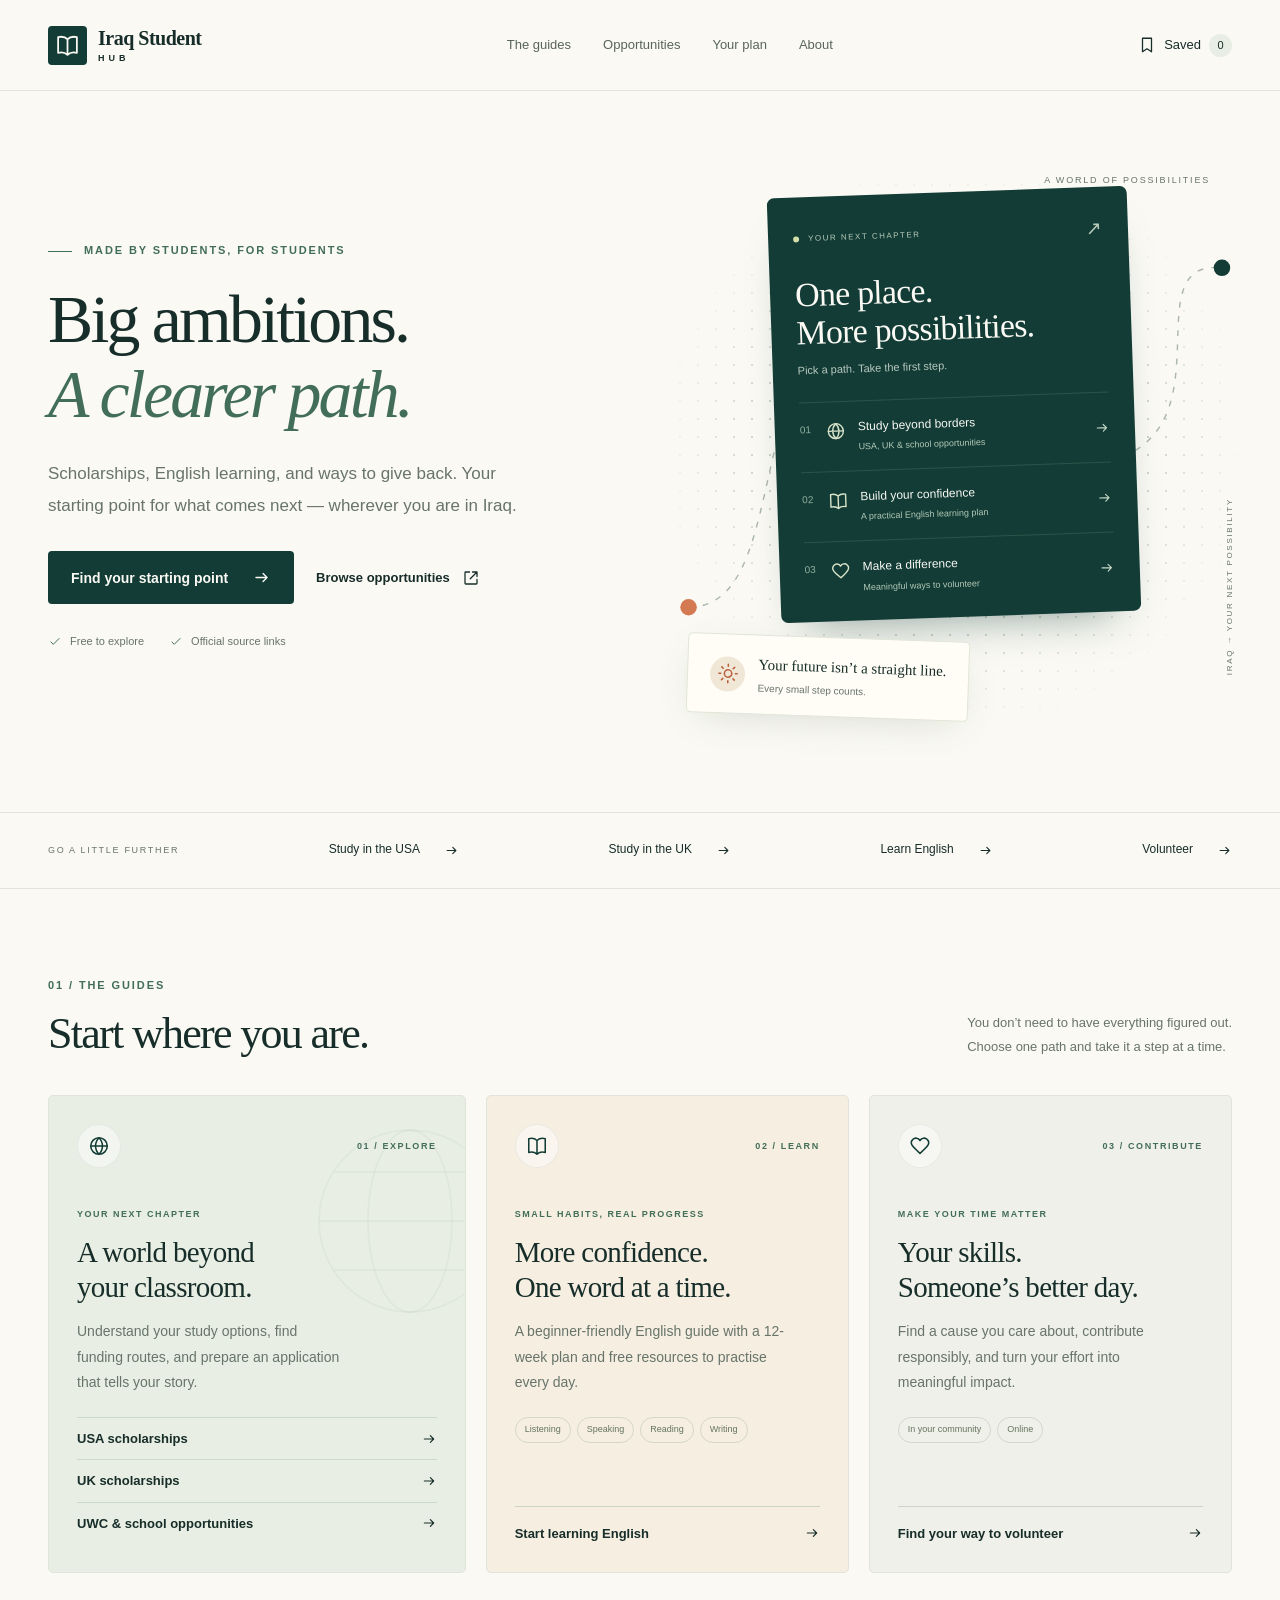
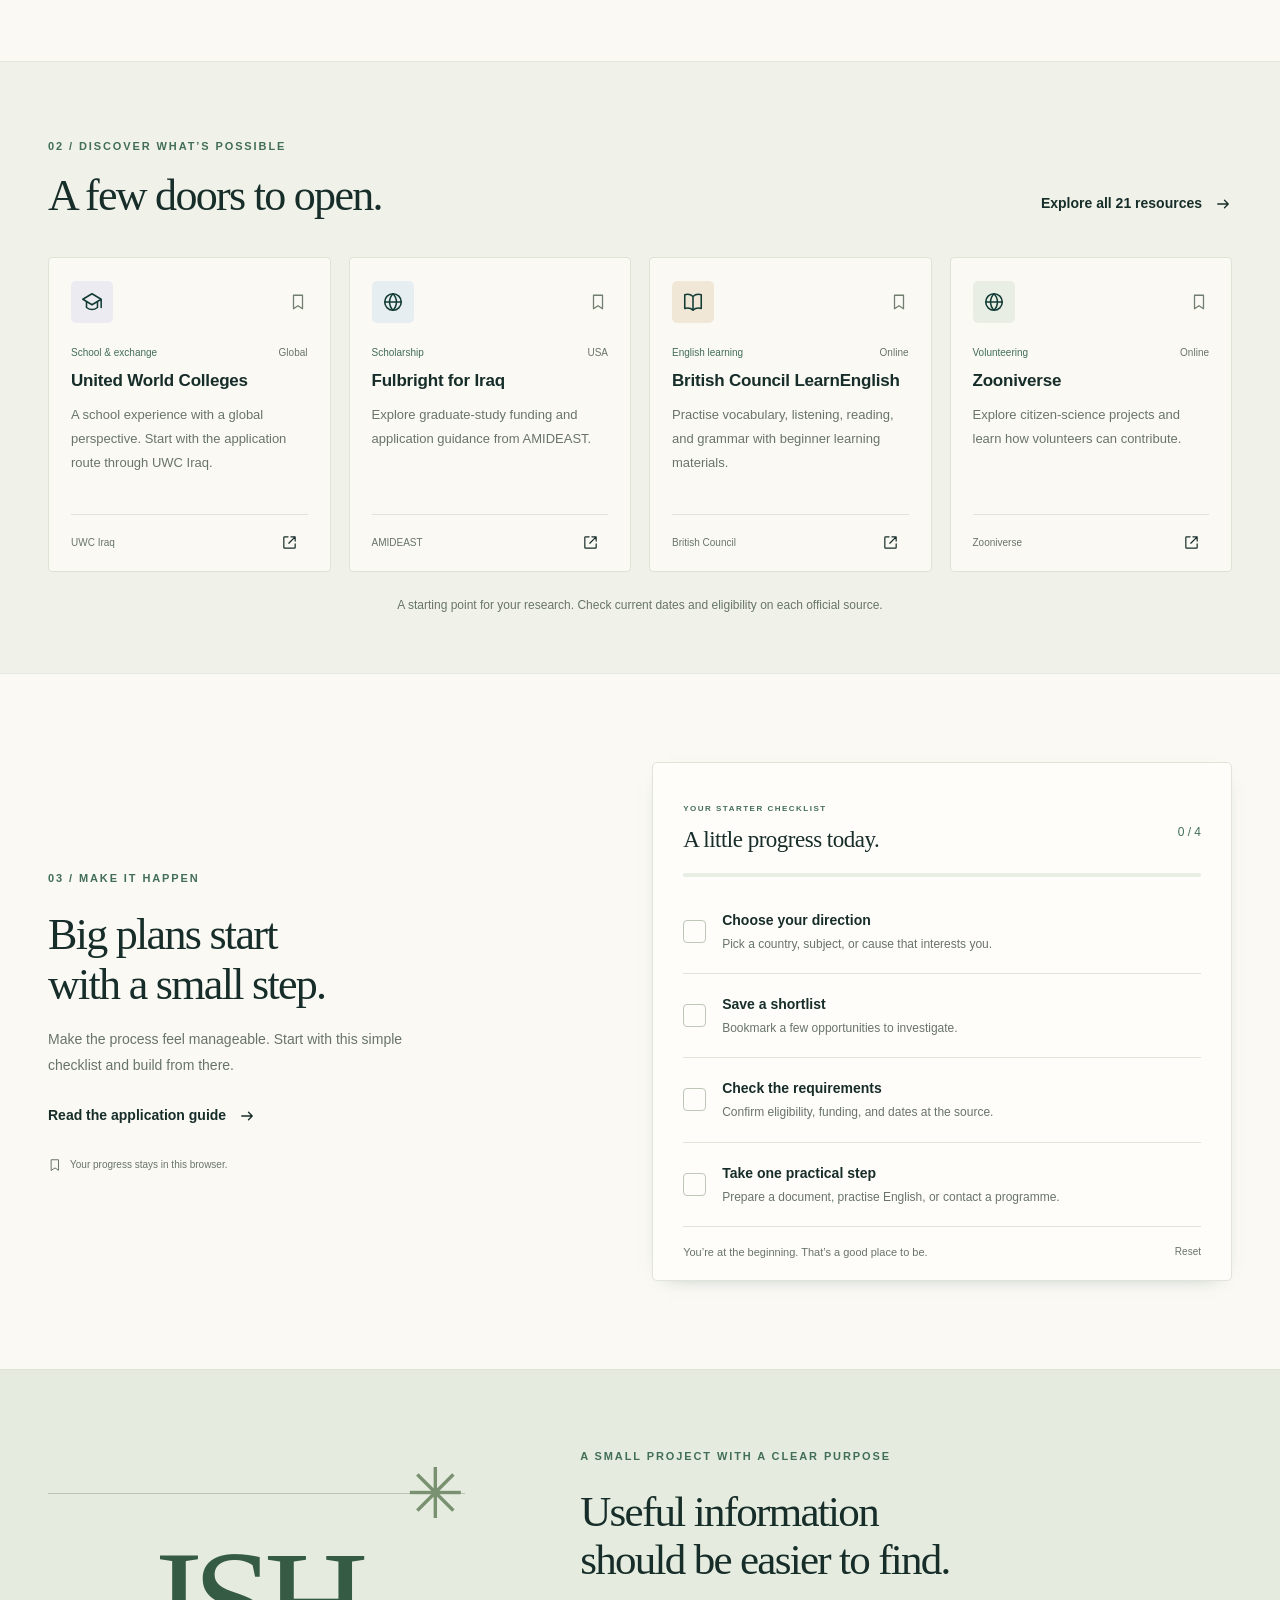
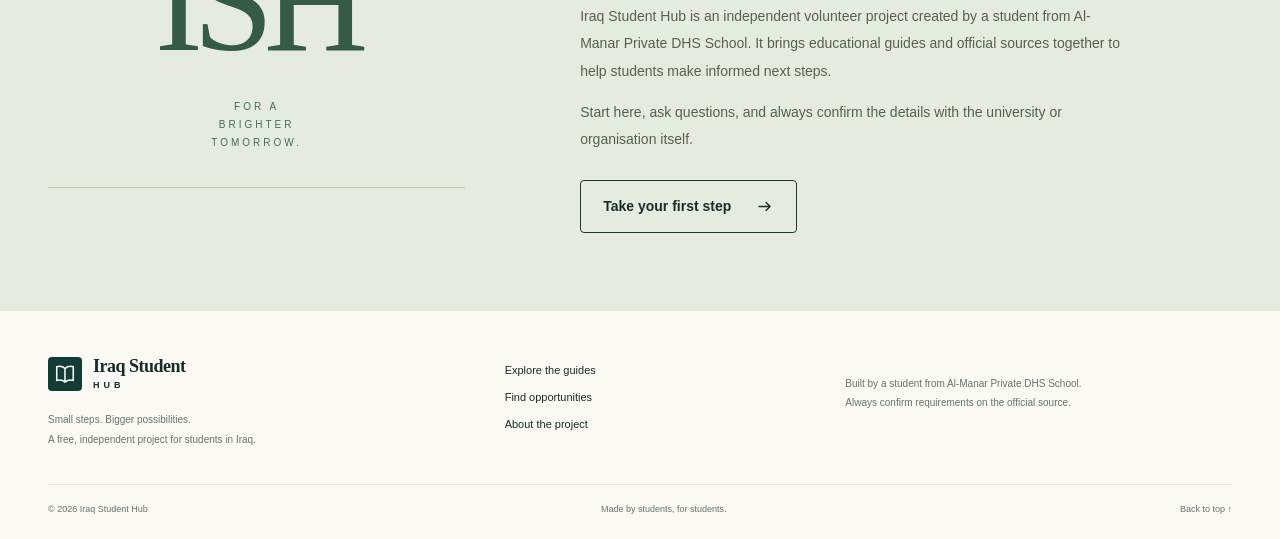
<file: index.html>
<!doctype html>
<html lang="en"><head><meta charset="UTF-8"><meta name="viewport" content="width=device-width, initial-scale=1"><meta name="description" content="Scholarship guides, English learning plans, and volunteering resources for students in Iraq. Find your next step with Iraq Student Hub."><meta name="theme-color" content="#123c35"><title>Your next chapter starts here · Iraq Student Hub</title><link rel="icon" href="assets/favicon.svg" type="image/svg+xml"><link rel="stylesheet" href="assets/styles.css"><script src="assets/app.js" defer></script></head><body id="top"><a class="skip-link" href="#main">Skip to content</a>
    <header class="site-header"><div class="header-inner">
      <a class="brand" href="index.html" aria-label="Iraq Student Hub home"><span class="brand-mark"><svg class="icon " viewBox="0 0 24 24" fill="none" stroke="currentColor" stroke-width="1.7" stroke-linecap="round" stroke-linejoin="round" aria-hidden="true"><path d="M12 6v14M3 4c4-1 7 0 9 2 2-2 5-3 9-2v15c-4-1-7 0-9 2-2-2-5-3-9-2Z"/></svg></span><span>Iraq Student<span class="brand-sub">HUB</span></span></a>
      <button class="menu-toggle" type="button" aria-expanded="false" aria-controls="primary-nav" aria-label="Open navigation"><svg class="icon " viewBox="0 0 24 24" fill="none" stroke="currentColor" stroke-width="1.7" stroke-linecap="round" stroke-linejoin="round" aria-hidden="true"><path d="M4 6h16M4 12h16M4 18h16"/></svg></button>
      <nav id="primary-nav" class="primary-nav" aria-label="Main navigation">
        <a href="#guides" >The guides</a>
        <a href="opportunities.html" >Opportunities</a>
        <a href="#plan">Your plan</a>
        <a href="#about">About</a>
      </nav>
      <a class="header-action" href="opportunities.html#saved"><svg class="icon " viewBox="0 0 24 24" fill="none" stroke="currentColor" stroke-width="1.7" stroke-linecap="round" stroke-linejoin="round" aria-hidden="true"><path d="M6 3h12v18l-6-4-6 4Z"/></svg><span>Saved<span class="saved-count" data-saved-count>0</span></span></a>
    </div></header><main id="main"><section class="hero container"><div class="hero-copy"><div class="eyebrow"><span class="eyebrow-line"></span> MADE BY STUDENTS, FOR STUDENTS</div><h1>Big ambitions.<br><em>A clearer path.</em></h1><p class="hero-description">Scholarships, English learning, and ways to give back. Your starting point for what comes next — wherever you are in Iraq.</p><div class="hero-actions"><a class="button button-dark" href="#guides">Find your starting point <svg class="icon " viewBox="0 0 24 24" fill="none" stroke="currentColor" stroke-width="1.7" stroke-linecap="round" stroke-linejoin="round" aria-hidden="true"><path d="M5 12h14m-5-5 5 5-5 5"/></svg></a><a class="text-link" href="opportunities.html">Browse opportunities <svg class="icon " viewBox="0 0 24 24" fill="none" stroke="currentColor" stroke-width="1.7" stroke-linecap="round" stroke-linejoin="round" aria-hidden="true"><path d="M14 4h6v6M20 4l-9 9M10 4H5a1 1 0 0 0-1 1v14a1 1 0 0 0 1 1h14a1 1 0 0 0 1-1v-5"/></svg></a></div><div class="hero-trust"><span><svg class="icon " viewBox="0 0 24 24" fill="none" stroke="currentColor" stroke-width="1.7" stroke-linecap="round" stroke-linejoin="round" aria-hidden="true"><path d="m5 12 4 4L19 6"/></svg> Free to explore</span><span><svg class="icon " viewBox="0 0 24 24" fill="none" stroke="currentColor" stroke-width="1.7" stroke-linecap="round" stroke-linejoin="round" aria-hidden="true"><path d="m5 12 4 4L19 6"/></svg> Official source links</span></div></div><div class="hero-visual"><div class="visual-grid" aria-hidden="true"></div><div class="orbit-label">A WORLD OF POSSIBILITIES</div><svg class="journey-line" viewBox="0 0 500 390" fill="none" aria-hidden="true"><path d="M25 326C120 326 61 73 201 78s70 150 177 125S399 31 476 39" stroke="#abb7a9" stroke-width="1.2" stroke-dasharray="5 7"/><circle cx="25" cy="326" r="7" fill="#d47a52"/><circle cx="476" cy="39" r="7" fill="#123c35"/><circle cx="201" cy="78" r="5" fill="#bcc9bb"/></svg><div class="path-panel"><div class="path-panel-top"><span class="path-dot"></span> YOUR NEXT CHAPTER <span>↗</span></div><div class="path-panel-title">One place.<br>More possibilities.</div><p>Pick a path. Take the first step.</p><a class="path-row" href="usa-scholarships.html"><span class="path-number">01</span><span><svg class="icon " viewBox="0 0 24 24" fill="none" stroke="currentColor" stroke-width="1.7" stroke-linecap="round" stroke-linejoin="round" aria-hidden="true"><circle cx="12" cy="12" r="9"/><path d="M3 12h18M12 3c5 5 5 13 0 18-5-5-5-13 0-18Z"/></svg><strong>Study beyond borders</strong><small>USA, UK & school opportunities</small></span><svg class="icon " viewBox="0 0 24 24" fill="none" stroke="currentColor" stroke-width="1.7" stroke-linecap="round" stroke-linejoin="round" aria-hidden="true"><path d="M5 12h14m-5-5 5 5-5 5"/></svg></a><a class="path-row" href="english.html"><span class="path-number">02</span><span><svg class="icon " viewBox="0 0 24 24" fill="none" stroke="currentColor" stroke-width="1.7" stroke-linecap="round" stroke-linejoin="round" aria-hidden="true"><path d="M12 6v14M3 4c4-1 7 0 9 2 2-2 5-3 9-2v15c-4-1-7 0-9 2-2-2-5-3-9-2Z"/></svg><strong>Build your confidence</strong><small>A practical English learning plan</small></span><svg class="icon " viewBox="0 0 24 24" fill="none" stroke="currentColor" stroke-width="1.7" stroke-linecap="round" stroke-linejoin="round" aria-hidden="true"><path d="M5 12h14m-5-5 5 5-5 5"/></svg></a><a class="path-row" href="volunteering.html"><span class="path-number">03</span><span><svg class="icon " viewBox="0 0 24 24" fill="none" stroke="currentColor" stroke-width="1.7" stroke-linecap="round" stroke-linejoin="round" aria-hidden="true"><path d="M20 5a5 5 0 0 0-8 1 5 5 0 0 0-8-1c-4 4 0 8 8 15 8-7 12-11 8-15Z"/></svg><strong>Make a difference</strong><small>Meaningful ways to volunteer</small></span><svg class="icon " viewBox="0 0 24 24" fill="none" stroke="currentColor" stroke-width="1.7" stroke-linecap="round" stroke-linejoin="round" aria-hidden="true"><path d="M5 12h14m-5-5 5 5-5 5"/></svg></a></div><div class="visual-note"><span class="note-icon"><svg class="icon " viewBox="0 0 24 24" fill="none" stroke="currentColor" stroke-width="1.7" stroke-linecap="round" stroke-linejoin="round" aria-hidden="true"><circle cx="12" cy="12" r="4"/><path d="M12 2v2M12 20v2M2 12h2M20 12h2M5 5l1.5 1.5M17.5 17.5 19 19M5 19l1.5-1.5M17.5 6.5 19 5"/></svg></span><div><strong>Your future isn’t a straight line.</strong><span>Every small step counts.</span></div></div><div class="visual-caption">IRAQ → YOUR NEXT POSSIBILITY</div></div></section>
<div class="topic-strip"><div class="container"><span>GO A LITTLE FURTHER</span><a href="usa-scholarships.html">Study in the USA <svg class="icon " viewBox="0 0 24 24" fill="none" stroke="currentColor" stroke-width="1.7" stroke-linecap="round" stroke-linejoin="round" aria-hidden="true"><path d="M5 12h14m-5-5 5 5-5 5"/></svg></a><a href="uk-scholarships.html">Study in the UK <svg class="icon " viewBox="0 0 24 24" fill="none" stroke="currentColor" stroke-width="1.7" stroke-linecap="round" stroke-linejoin="round" aria-hidden="true"><path d="M5 12h14m-5-5 5 5-5 5"/></svg></a><a href="english.html">Learn English <svg class="icon " viewBox="0 0 24 24" fill="none" stroke="currentColor" stroke-width="1.7" stroke-linecap="round" stroke-linejoin="round" aria-hidden="true"><path d="M5 12h14m-5-5 5 5-5 5"/></svg></a><a href="volunteering.html">Volunteer <svg class="icon " viewBox="0 0 24 24" fill="none" stroke="currentColor" stroke-width="1.7" stroke-linecap="round" stroke-linejoin="round" aria-hidden="true"><path d="M5 12h14m-5-5 5 5-5 5"/></svg></a></div></div>
<section id="guides" class="section container"><div class="section-heading"><div><div class="eyebrow">01 / THE GUIDES</div><h2>Start where you are.</h2></div><p>You don’t need to have everything figured out.<br>Choose one path and take it a step at a time.</p></div><div class="guide-grid"><article class="guide-card guide-scholarships"><div class="guide-card-top"><span class="guide-icon"><svg class="icon " viewBox="0 0 24 24" fill="none" stroke="currentColor" stroke-width="1.7" stroke-linecap="round" stroke-linejoin="round" aria-hidden="true"><circle cx="12" cy="12" r="9"/><path d="M3 12h18M12 3c5 5 5 13 0 18-5-5-5-13 0-18Z"/></svg></span><span class="small-caps">01 / EXPLORE</span></div><div><span class="small-caps">YOUR NEXT CHAPTER</span><h3>A world beyond<br>your classroom.</h3><p>Understand your study options, find funding routes, and prepare an application that tells your story.</p></div><div class="guide-card-links"><a href="usa-scholarships.html">USA scholarships <svg class="icon " viewBox="0 0 24 24" fill="none" stroke="currentColor" stroke-width="1.7" stroke-linecap="round" stroke-linejoin="round" aria-hidden="true"><path d="M5 12h14m-5-5 5 5-5 5"/></svg></a><a href="uk-scholarships.html">UK scholarships <svg class="icon " viewBox="0 0 24 24" fill="none" stroke="currentColor" stroke-width="1.7" stroke-linecap="round" stroke-linejoin="round" aria-hidden="true"><path d="M5 12h14m-5-5 5 5-5 5"/></svg></a><a href="uwc.html">UWC & school opportunities <svg class="icon " viewBox="0 0 24 24" fill="none" stroke="currentColor" stroke-width="1.7" stroke-linecap="round" stroke-linejoin="round" aria-hidden="true"><path d="M5 12h14m-5-5 5 5-5 5"/></svg></a></div><svg class="card-orbit" viewBox="0 0 180 180" aria-hidden="true"><circle cx="90" cy="90" r="78"/><ellipse cx="90" cy="90" rx="36" ry="78"/><path d="M12 90h156M25 48h130M25 132h130"/></svg></article><article class="guide-card guide-english"><div class="guide-card-top"><span class="guide-icon"><svg class="icon " viewBox="0 0 24 24" fill="none" stroke="currentColor" stroke-width="1.7" stroke-linecap="round" stroke-linejoin="round" aria-hidden="true"><path d="M12 6v14M3 4c4-1 7 0 9 2 2-2 5-3 9-2v15c-4-1-7 0-9 2-2-2-5-3-9-2Z"/></svg></span><span class="small-caps">02 / LEARN</span></div><div><span class="small-caps">SMALL HABITS, REAL PROGRESS</span><h3>More confidence.<br>One word at a time.</h3><p>A beginner-friendly English guide with a 12-week plan and free resources to practise every day.</p></div><div class="mini-pills"><span>Listening</span><span>Speaking</span><span>Reading</span><span>Writing</span></div><a class="card-main-link" href="english.html">Start learning English <svg class="icon " viewBox="0 0 24 24" fill="none" stroke="currentColor" stroke-width="1.7" stroke-linecap="round" stroke-linejoin="round" aria-hidden="true"><path d="M5 12h14m-5-5 5 5-5 5"/></svg></a></article><article class="guide-card guide-volunteer"><div class="guide-card-top"><span class="guide-icon"><svg class="icon " viewBox="0 0 24 24" fill="none" stroke="currentColor" stroke-width="1.7" stroke-linecap="round" stroke-linejoin="round" aria-hidden="true"><path d="M20 5a5 5 0 0 0-8 1 5 5 0 0 0-8-1c-4 4 0 8 8 15 8-7 12-11 8-15Z"/></svg></span><span class="small-caps">03 / CONTRIBUTE</span></div><div><span class="small-caps">MAKE YOUR TIME MATTER</span><h3>Your skills.<br>Someone’s better day.</h3><p>Find a cause you care about, contribute responsibly, and turn your effort into meaningful impact.</p></div><div class="mini-pills"><span>In your community</span><span>Online</span></div><a class="card-main-link" href="volunteering.html">Find your way to volunteer <svg class="icon " viewBox="0 0 24 24" fill="none" stroke="currentColor" stroke-width="1.7" stroke-linecap="round" stroke-linejoin="round" aria-hidden="true"><path d="M5 12h14m-5-5 5 5-5 5"/></svg></a></article></div></section>
<section class="opportunity-section"><div class="container"><div class="section-heading"><div><div class="eyebrow">02 / DISCOVER WHAT’S POSSIBLE</div><h2>A few doors to open.</h2></div><a class="text-link" href="opportunities.html">Explore all 21 resources <svg class="icon " viewBox="0 0 24 24" fill="none" stroke="currentColor" stroke-width="1.7" stroke-linecap="round" stroke-linejoin="round" aria-hidden="true"><path d="M5 12h14m-5-5 5 5-5 5"/></svg></a></div><div class="opportunity-grid preview-grid"><article class="opportunity-card" data-entry="uwc" data-kind="School &amp; exchange" data-region="Global" data-stage="School" data-search="united world colleges a school experience with a global perspective. start with the application route through uwc iraq. school &amp; exchange global school uwc iraq"><div class="opportunity-top"><span class="opportunity-icon lavender"><svg class="icon " viewBox="0 0 24 24" fill="none" stroke="currentColor" stroke-width="1.7" stroke-linecap="round" stroke-linejoin="round" aria-hidden="true"><path d="m2 9 10-6 10 6-10 6ZM6 12v6c4 3 8 3 12 0v-6M22 9v9"/></svg></span><button class="save-button" type="button" data-save="uwc" data-title="United World Colleges" aria-label="Save United World Colleges" aria-pressed="false"><svg class="icon " viewBox="0 0 24 24" fill="none" stroke="currentColor" stroke-width="1.7" stroke-linecap="round" stroke-linejoin="round" aria-hidden="true"><path d="M6 3h12v18l-6-4-6 4Z"/></svg></button></div><div class="card-meta"><span>School &amp; exchange</span><span>Global</span></div><h3>United World Colleges</h3><p>A school experience with a global perspective. Start with the application route through UWC Iraq.</p><div class="opportunity-bottom"><span>UWC Iraq</span><a href="https://iq.uwc.org/how-to-apply/" target="_blank" rel="noopener noreferrer" aria-label="Explore United World Colleges on the official source (opens a new tab)"><svg class="icon " viewBox="0 0 24 24" fill="none" stroke="currentColor" stroke-width="1.7" stroke-linecap="round" stroke-linejoin="round" aria-hidden="true"><path d="M14 4h6v6M20 4l-9 9M10 4H5a1 1 0 0 0-1 1v14a1 1 0 0 0 1 1h14a1 1 0 0 0 1-1v-5"/></svg></a></div></article><article class="opportunity-card" data-entry="fulbright" data-kind="Scholarship" data-region="USA" data-stage="Graduate" data-search="fulbright for iraq explore graduate-study funding and application guidance from amideast. scholarship usa graduate amideast"><div class="opportunity-top"><span class="opportunity-icon sky"><svg class="icon " viewBox="0 0 24 24" fill="none" stroke="currentColor" stroke-width="1.7" stroke-linecap="round" stroke-linejoin="round" aria-hidden="true"><circle cx="12" cy="12" r="9"/><path d="M3 12h18M12 3c5 5 5 13 0 18-5-5-5-13 0-18Z"/></svg></span><button class="save-button" type="button" data-save="fulbright" data-title="Fulbright for Iraq" aria-label="Save Fulbright for Iraq" aria-pressed="false"><svg class="icon " viewBox="0 0 24 24" fill="none" stroke="currentColor" stroke-width="1.7" stroke-linecap="round" stroke-linejoin="round" aria-hidden="true"><path d="M6 3h12v18l-6-4-6 4Z"/></svg></button></div><div class="card-meta"><span>Scholarship</span><span>USA</span></div><h3>Fulbright for Iraq</h3><p>Explore graduate-study funding and application guidance from AMIDEAST.</p><div class="opportunity-bottom"><span>AMIDEAST</span><a href="https://www.amideast.org/our-work/find-a-scholarship/graduate-study/fulbright/how-to-apply/fulbright-foreign-student-program-for-iraq" target="_blank" rel="noopener noreferrer" aria-label="Explore Fulbright for Iraq on the official source (opens a new tab)"><svg class="icon " viewBox="0 0 24 24" fill="none" stroke="currentColor" stroke-width="1.7" stroke-linecap="round" stroke-linejoin="round" aria-hidden="true"><path d="M14 4h6v6M20 4l-9 9M10 4H5a1 1 0 0 0-1 1v14a1 1 0 0 0 1 1h14a1 1 0 0 0 1-1v-5"/></svg></a></div></article><article class="opportunity-card" data-entry="britishcouncil" data-kind="English learning" data-region="Online" data-stage="All levels" data-search="british council learnenglish practise vocabulary, listening, reading, and grammar with beginner learning materials. english learning online all levels british council"><div class="opportunity-top"><span class="opportunity-icon sand"><svg class="icon " viewBox="0 0 24 24" fill="none" stroke="currentColor" stroke-width="1.7" stroke-linecap="round" stroke-linejoin="round" aria-hidden="true"><path d="M12 6v14M3 4c4-1 7 0 9 2 2-2 5-3 9-2v15c-4-1-7 0-9 2-2-2-5-3-9-2Z"/></svg></span><button class="save-button" type="button" data-save="britishcouncil" data-title="British Council LearnEnglish" aria-label="Save British Council LearnEnglish" aria-pressed="false"><svg class="icon " viewBox="0 0 24 24" fill="none" stroke="currentColor" stroke-width="1.7" stroke-linecap="round" stroke-linejoin="round" aria-hidden="true"><path d="M6 3h12v18l-6-4-6 4Z"/></svg></button></div><div class="card-meta"><span>English learning</span><span>Online</span></div><h3>British Council LearnEnglish</h3><p>Practise vocabulary, listening, reading, and grammar with beginner learning materials.</p><div class="opportunity-bottom"><span>British Council</span><a href="https://learnenglish.britishcouncil.org/free-resources" target="_blank" rel="noopener noreferrer" aria-label="Explore British Council LearnEnglish on the official source (opens a new tab)"><svg class="icon " viewBox="0 0 24 24" fill="none" stroke="currentColor" stroke-width="1.7" stroke-linecap="round" stroke-linejoin="round" aria-hidden="true"><path d="M14 4h6v6M20 4l-9 9M10 4H5a1 1 0 0 0-1 1v14a1 1 0 0 0 1 1h14a1 1 0 0 0 1-1v-5"/></svg></a></div></article><article class="opportunity-card" data-entry="zooniverse" data-kind="Volunteering" data-region="Online" data-stage="All levels" data-search="zooniverse explore citizen-science projects and learn how volunteers can contribute. volunteering online all levels zooniverse"><div class="opportunity-top"><span class="opportunity-icon sage"><svg class="icon " viewBox="0 0 24 24" fill="none" stroke="currentColor" stroke-width="1.7" stroke-linecap="round" stroke-linejoin="round" aria-hidden="true"><circle cx="12" cy="12" r="9"/><path d="M3 12h18M12 3c5 5 5 13 0 18-5-5-5-13 0-18Z"/></svg></span><button class="save-button" type="button" data-save="zooniverse" data-title="Zooniverse" aria-label="Save Zooniverse" aria-pressed="false"><svg class="icon " viewBox="0 0 24 24" fill="none" stroke="currentColor" stroke-width="1.7" stroke-linecap="round" stroke-linejoin="round" aria-hidden="true"><path d="M6 3h12v18l-6-4-6 4Z"/></svg></button></div><div class="card-meta"><span>Volunteering</span><span>Online</span></div><h3>Zooniverse</h3><p>Explore citizen-science projects and learn how volunteers can contribute.</p><div class="opportunity-bottom"><span>Zooniverse</span><a href="https://www.zooniverse.org/get-involved/volunteer" target="_blank" rel="noopener noreferrer" aria-label="Explore Zooniverse on the official source (opens a new tab)"><svg class="icon " viewBox="0 0 24 24" fill="none" stroke="currentColor" stroke-width="1.7" stroke-linecap="round" stroke-linejoin="round" aria-hidden="true"><path d="M14 4h6v6M20 4l-9 9M10 4H5a1 1 0 0 0-1 1v14a1 1 0 0 0 1 1h14a1 1 0 0 0 1-1v-5"/></svg></a></div></article></div><p class="source-caption">A starting point for your research. Check current dates and eligibility on each official source.</p></div></section>
<section id="plan" class="section container plan-section"><div class="plan-copy"><div class="eyebrow">03 / MAKE IT HAPPEN</div><h2>Big plans start<br>with a small step.</h2><p>Make the process feel manageable. Start with this simple checklist and build from there.</p><a class="text-link" href="usa-scholarships.html#usa-application-guide">Read the application guide <svg class="icon " viewBox="0 0 24 24" fill="none" stroke="currentColor" stroke-width="1.7" stroke-linecap="round" stroke-linejoin="round" aria-hidden="true"><path d="M5 12h14m-5-5 5 5-5 5"/></svg></a><div class="plan-privacy"><svg class="icon " viewBox="0 0 24 24" fill="none" stroke="currentColor" stroke-width="1.7" stroke-linecap="round" stroke-linejoin="round" aria-hidden="true"><path d="M6 3h12v18l-6-4-6 4Z"/></svg> Your progress stays in this browser.</div></div><div class="planner"><div class="planner-heading"><div><span class="small-caps">YOUR STARTER CHECKLIST</span><h3>A little progress today.</h3></div><span class="planner-fraction" data-plan-count>0 / 4</span></div><div class="progress-track"><div data-plan-progress></div></div><div class="checklist"><label class="check-item"><input type="checkbox" data-step="choose"><span class="custom-check"><svg class="icon " viewBox="0 0 24 24" fill="none" stroke="currentColor" stroke-width="1.7" stroke-linecap="round" stroke-linejoin="round" aria-hidden="true"><path d="m5 12 4 4L19 6"/></svg></span><span><strong>Choose your direction</strong><small>Pick a country, subject, or cause that interests you.</small></span></label><label class="check-item"><input type="checkbox" data-step="shortlist"><span class="custom-check"><svg class="icon " viewBox="0 0 24 24" fill="none" stroke="currentColor" stroke-width="1.7" stroke-linecap="round" stroke-linejoin="round" aria-hidden="true"><path d="m5 12 4 4L19 6"/></svg></span><span><strong>Save a shortlist</strong><small>Bookmark a few opportunities to investigate.</small></span></label><label class="check-item"><input type="checkbox" data-step="requirements"><span class="custom-check"><svg class="icon " viewBox="0 0 24 24" fill="none" stroke="currentColor" stroke-width="1.7" stroke-linecap="round" stroke-linejoin="round" aria-hidden="true"><path d="m5 12 4 4L19 6"/></svg></span><span><strong>Check the requirements</strong><small>Confirm eligibility, funding, and dates at the source.</small></span></label><label class="check-item"><input type="checkbox" data-step="firststep"><span class="custom-check"><svg class="icon " viewBox="0 0 24 24" fill="none" stroke="currentColor" stroke-width="1.7" stroke-linecap="round" stroke-linejoin="round" aria-hidden="true"><path d="m5 12 4 4L19 6"/></svg></span><span><strong>Take one practical step</strong><small>Prepare a document, practise English, or contact a programme.</small></span></label></div><div class="planner-bottom"><span data-plan-message>You’re at the beginning. That’s a good place to be.</span><button class="quiet-button" type="button" data-reset-plan>Reset</button></div></div></section>
<section id="about" class="about-section"><div class="container about-grid"><div class="about-symbol" aria-hidden="true">ISH<span>FOR A<br>BRIGHTER<br>TOMORROW.</span></div><div><div class="eyebrow">A SMALL PROJECT WITH A CLEAR PURPOSE</div><h2>Useful information<br>should be easier to find.</h2><p>Iraq Student Hub is an independent volunteer project created by a student from Al-Manar Private DHS School. It brings educational guides and official sources together to help students make informed next steps.</p><p>Start here, ask questions, and always confirm the details with the university or organisation itself.</p><a class="button button-outline" href="#guides">Take your first step <svg class="icon " viewBox="0 0 24 24" fill="none" stroke="currentColor" stroke-width="1.7" stroke-linecap="round" stroke-linejoin="round" aria-hidden="true"><path d="M5 12h14m-5-5 5 5-5 5"/></svg></a></div></div></section></main><footer class="site-footer"><div class="container footer-main"><div><a class="brand" href="index.html"><span class="brand-mark"><svg class="icon " viewBox="0 0 24 24" fill="none" stroke="currentColor" stroke-width="1.7" stroke-linecap="round" stroke-linejoin="round" aria-hidden="true"><path d="M12 6v14M3 4c4-1 7 0 9 2 2-2 5-3 9-2v15c-4-1-7 0-9 2-2-2-5-3-9-2Z"/></svg></span><span>Iraq Student<span class="brand-sub">HUB</span></span></a><p>Small steps. Bigger possibilities.<br>A free, independent project for students in Iraq.</p></div><div class="footer-links"><a href="index.html#guides">Explore the guides</a><a href="opportunities.html">Find opportunities</a><a href="index.html#about">About the project</a></div><p class="footer-note">Built by a student from Al-Manar Private DHS School.<br>Always confirm requirements on the official source.</p></div><div class="container footer-bottom"><span>© 2026 Iraq Student Hub</span><span>Made by students, for students.</span><a href="#top">Back to top ↑</a></div></footer><div class="toast" role="status" aria-live="polite"></div></body></html>
</file>
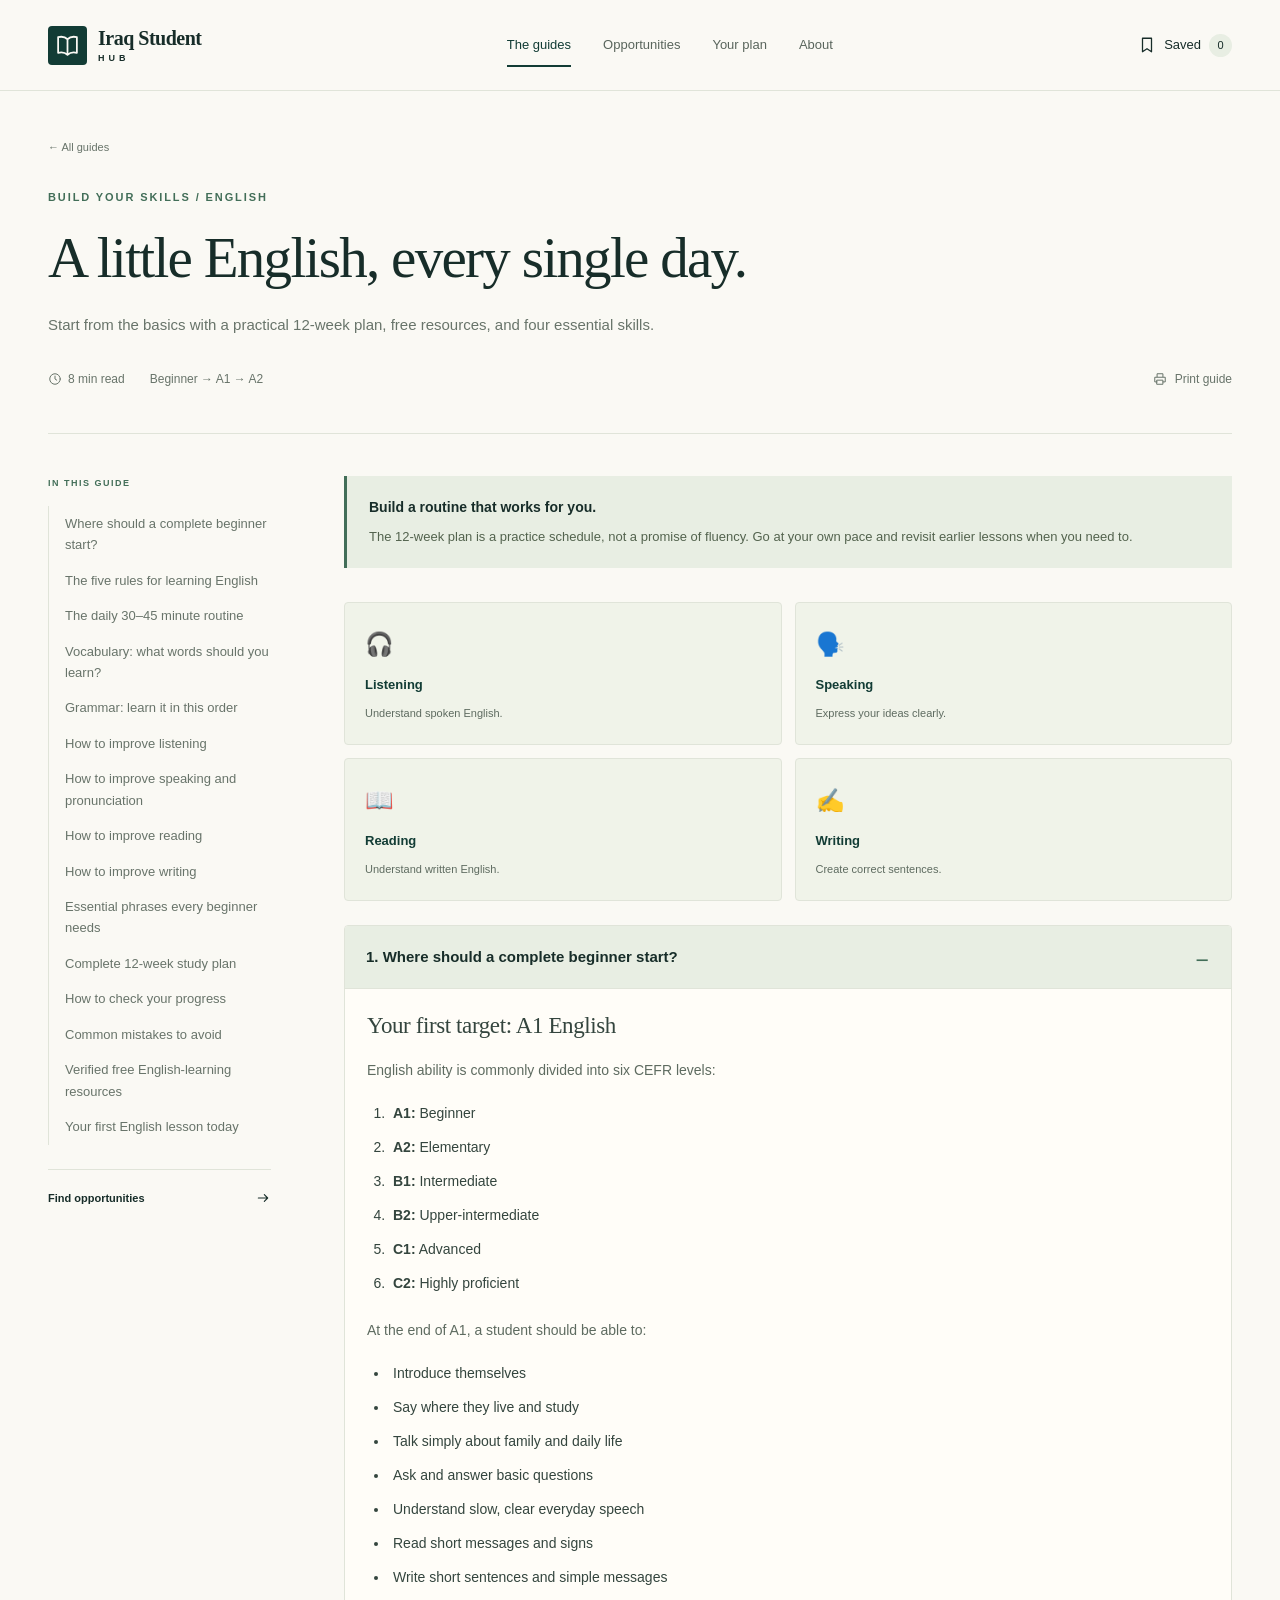
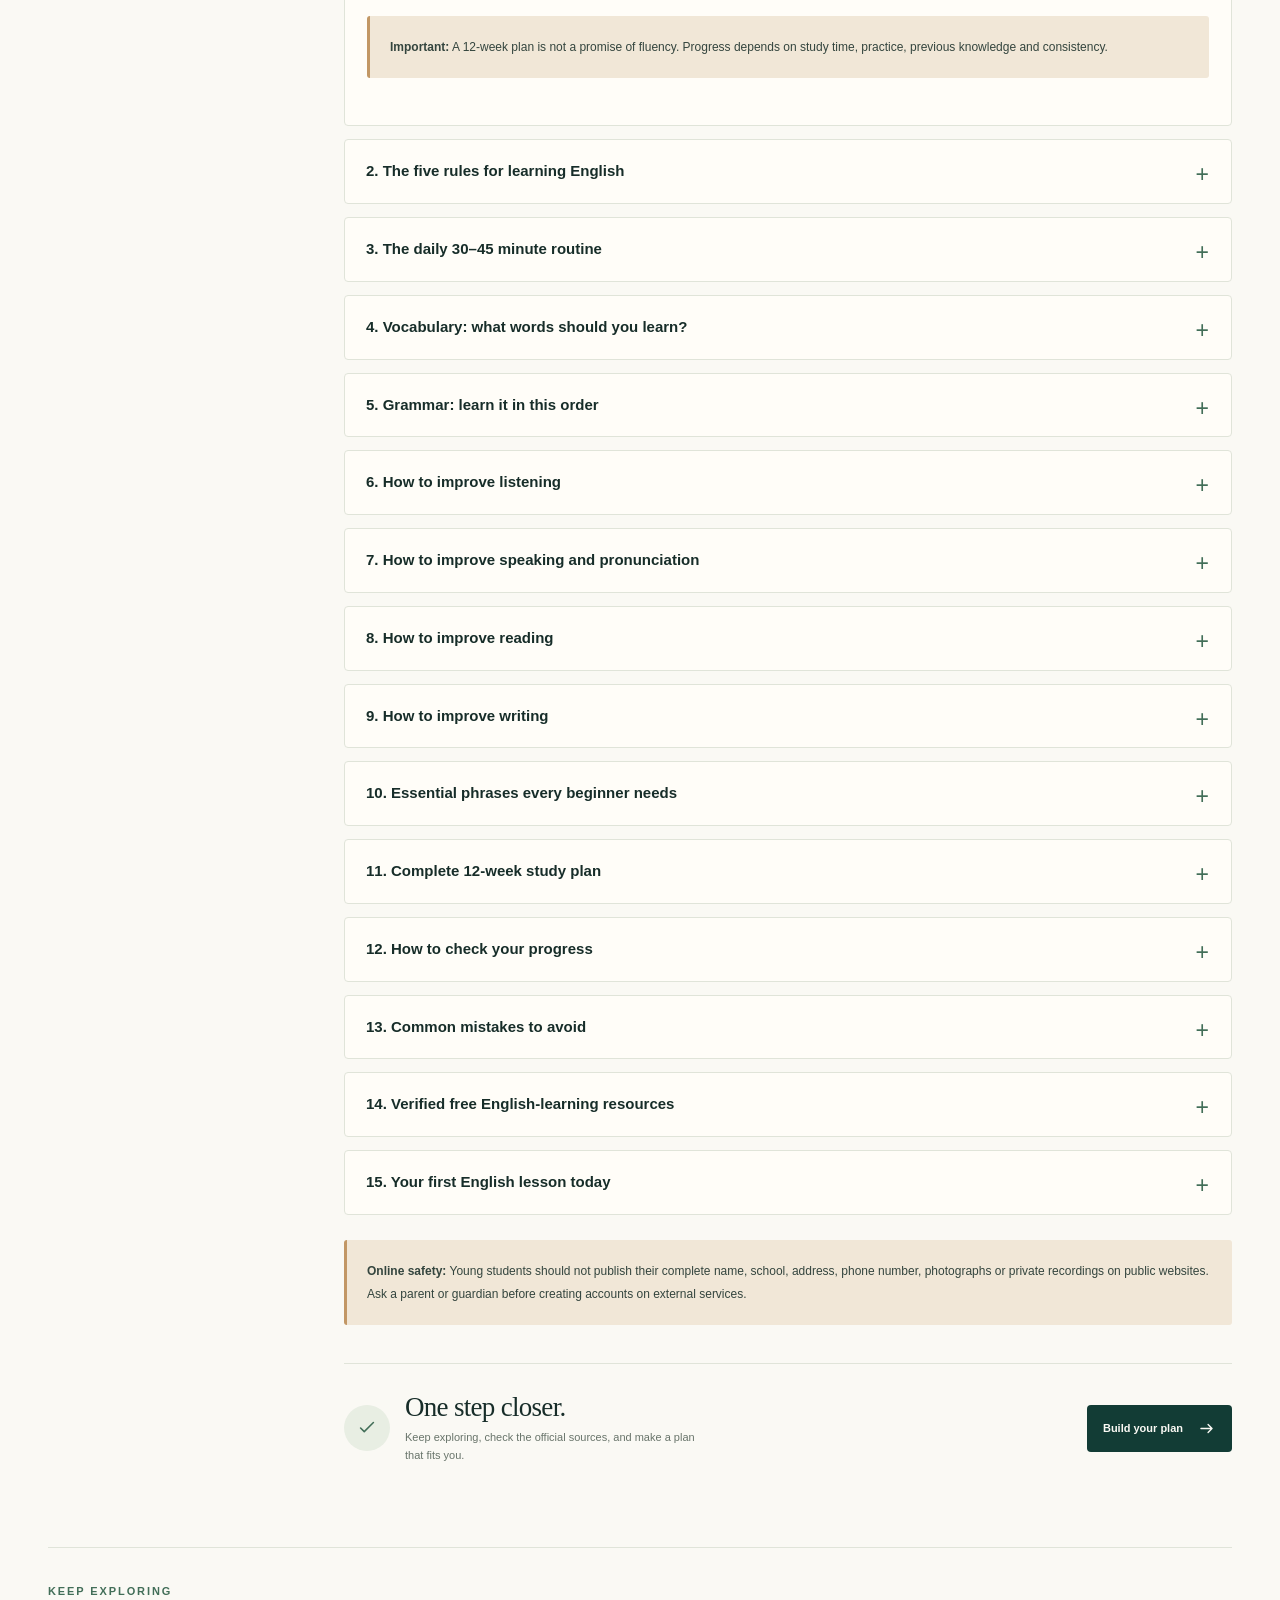
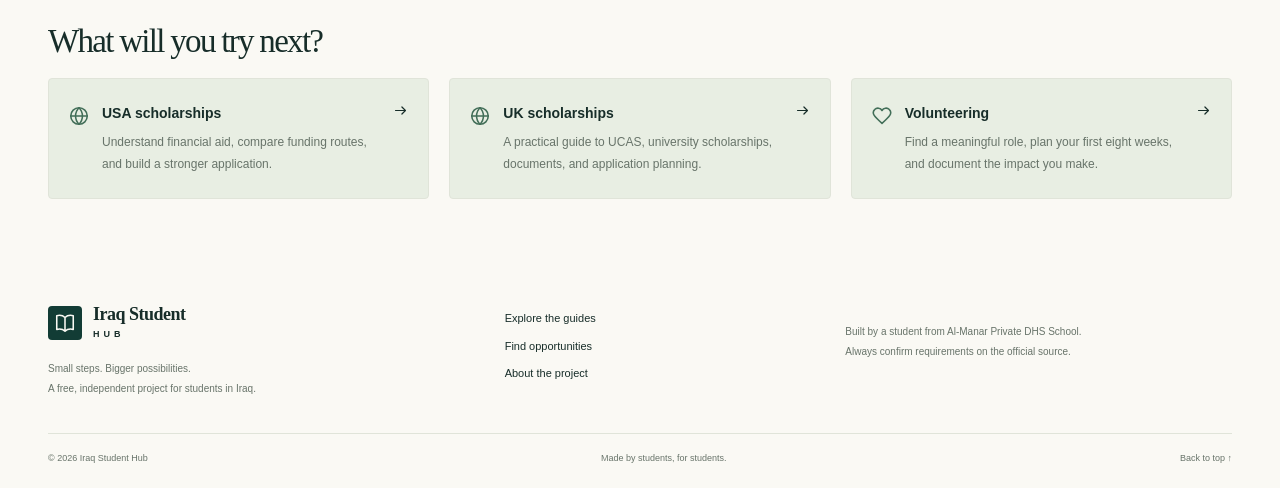
<file: english.html>
<!doctype html>
<html lang="en"><head><meta charset="UTF-8"><meta name="viewport" content="width=device-width, initial-scale=1"><meta name="description" content="Start from the basics with a practical 12-week plan, free resources, and four essential skills."><meta name="theme-color" content="#123c35"><title>Learn English · Iraq Student Hub</title><link rel="icon" href="assets/favicon.svg" type="image/svg+xml"><link rel="stylesheet" href="assets/styles.css"><script src="assets/app.js" defer></script></head><body id="top"><a class="skip-link" href="#main">Skip to content</a>
    <header class="site-header"><div class="header-inner">
      <a class="brand" href="index.html" aria-label="Iraq Student Hub home"><span class="brand-mark"><svg class="icon " viewBox="0 0 24 24" fill="none" stroke="currentColor" stroke-width="1.7" stroke-linecap="round" stroke-linejoin="round" aria-hidden="true"><path d="M12 6v14M3 4c4-1 7 0 9 2 2-2 5-3 9-2v15c-4-1-7 0-9 2-2-2-5-3-9-2Z"/></svg></span><span>Iraq Student<span class="brand-sub">HUB</span></span></a>
      <button class="menu-toggle" type="button" aria-expanded="false" aria-controls="primary-nav" aria-label="Open navigation"><svg class="icon " viewBox="0 0 24 24" fill="none" stroke="currentColor" stroke-width="1.7" stroke-linecap="round" stroke-linejoin="round" aria-hidden="true"><path d="M4 6h16M4 12h16M4 18h16"/></svg></button>
      <nav id="primary-nav" class="primary-nav" aria-label="Main navigation">
        <a href="index.html#guides" aria-current="page">The guides</a>
        <a href="opportunities.html" >Opportunities</a>
        <a href="index.html#plan">Your plan</a>
        <a href="index.html#about">About</a>
      </nav>
      <a class="header-action" href="opportunities.html#saved"><svg class="icon " viewBox="0 0 24 24" fill="none" stroke="currentColor" stroke-width="1.7" stroke-linecap="round" stroke-linejoin="round" aria-hidden="true"><path d="M6 3h12v18l-6-4-6 4Z"/></svg><span>Saved<span class="saved-count" data-saved-count>0</span></span></a>
    </div></header><div class="reading-progress" aria-hidden="true"><div></div></div><main id="main"><section class="guide-hero container"><a class="breadcrumb" href="index.html#guides">← All guides</a><div class="eyebrow">BUILD YOUR SKILLS / ENGLISH</div><h1>A little English, every single day.</h1><p>Start from the basics with a practical 12-week plan, free resources, and four essential skills.</p><div class="guide-meta"><span><svg class="icon " viewBox="0 0 24 24" fill="none" stroke="currentColor" stroke-width="1.7" stroke-linecap="round" stroke-linejoin="round" aria-hidden="true"><circle cx="12" cy="12" r="9"/><path d="M12 7v5l3 2"/></svg> 8 min read</span><span>Beginner → A1 → A2</span><button type="button" class="quiet-button" data-print><svg class="icon " viewBox="0 0 24 24" fill="none" stroke="currentColor" stroke-width="1.7" stroke-linecap="round" stroke-linejoin="round" aria-hidden="true"><path d="M7 8V3h10v5M7 17H3V9h18v8h-4M7 14h10v7H7Z"/></svg> Print guide</button></div></section><div class="container reading-layout"><aside class="contents-panel"><div class="small-caps">IN THIS GUIDE</div><nav aria-label="Guide contents"><a href="#module-1">Where should a complete beginner start?</a><a href="#module-2">The five rules for learning English</a><a href="#module-3">The daily 30–45 minute routine</a><a href="#module-4">Vocabulary: what words should you learn?</a><a href="#module-5">Grammar: learn it in this order</a><a href="#module-6">How to improve listening</a><a href="#module-7">How to improve speaking and pronunciation</a><a href="#module-8">How to improve reading</a><a href="#module-9">How to improve writing</a><a href="#module-10">Essential phrases every beginner needs</a><a href="#english-plan">Complete 12-week study plan</a><a href="#module-12">How to check your progress</a><a href="#module-13">Common mistakes to avoid</a><a href="#module-14">Verified free English-learning resources</a><a href="#module-15">Your first English lesson today</a></nav><a class="contents-action" href="opportunities.html">Find opportunities <svg class="icon " viewBox="0 0 24 24" fill="none" stroke="currentColor" stroke-width="1.7" stroke-linecap="round" stroke-linejoin="round" aria-hidden="true"><path d="M5 12h14m-5-5 5 5-5 5"/></svg></a></aside><article class="reading-article"><div class="reading-note"><strong>Build a routine that works for you.</strong> The 12-week plan is a practice schedule, not a promise of fluency. Go at your own pace and revisit earlier lessons when you need to.</div><div class="guide-body"><section class="english-section" id="english-guide">
  <div class="english-guide">

    <div class="english-quick-grid">
      <div class="english-quick-card">
        <span>🎧</span>
        <strong>Listening</strong>
        <p>Understand spoken English.</p>
      </div>

      <div class="english-quick-card">
        <span>🗣️</span>
        <strong>Speaking</strong>
        <p>Express your ideas clearly.</p>
      </div>

      <div class="english-quick-card">
        <span>📖</span>
        <strong>Reading</strong>
        <p>Understand written English.</p>
      </div>

      <div class="english-quick-card">
        <span>✍️</span>
        <strong>Writing</strong>
        <p>Create correct sentences.</p>
      </div>
    </div>

    <details class="english-module" id="module-1" open="open">
      <summary>1. Where should a complete beginner start?</summary>

      <div class="english-content">
        <h2 id="your-first-target-a1-english">Your first target: A1 English</h2>

        <p>
          English ability is commonly divided into six CEFR
          levels:
        </p>

        <ol>
          <li><strong>A1:</strong> Beginner</li>
          <li><strong>A2:</strong> Elementary</li>
          <li><strong>B1:</strong> Intermediate</li>
          <li><strong>B2:</strong> Upper-intermediate</li>
          <li><strong>C1:</strong> Advanced</li>
          <li><strong>C2:</strong> Highly proficient</li>
        </ol>

        <p>
          At the end of A1, a student should be able to:
        </p>

        <ul>
          <li>Introduce themselves</li>
          <li>Say where they live and study</li>
          <li>Talk simply about family and daily life</li>
          <li>Ask and answer basic questions</li>
          <li>Understand slow, clear everyday speech</li>
          <li>Read short messages and signs</li>
          <li>Write short sentences and simple messages</li>
        </ul>

        <div class="english-warning">
          <strong>Important:</strong> A 12-week plan is not a
          promise of fluency. Progress depends on study time,
          practice, previous knowledge and consistency.
        </div>
      </div>
    </details>

    <details class="english-module" id="module-2">
      <summary>2. The five rules for learning English</summary>

      <div class="english-content">
        <ol>
          <li>
            <strong>Practise regularly:</strong>
            30 minutes every day is generally better than one
            very long lesson each week.
          </li>

          <li>
            <strong>Learn complete phrases:</strong>
            learn “How are you?” rather than memorising only
            the separate words.
          </li>

          <li>
            <strong>Use the language:</strong>
            listening and reading are not enough. Speak and
            write too.
          </li>

          <li>
            <strong>Review repeatedly:</strong>
            revisit vocabulary after one day, three days,
            one week and two weeks.
          </li>

          <li>
            <strong>Accept mistakes:</strong>
            mistakes show what needs more practice.
          </li>
        </ol>

        <div class="example-box">
          <strong>Do not only learn:</strong> “breakfast”
          <br>
          <strong>Learn a useful sentence:</strong>
          “I eat breakfast at seven o’clock.”
        </div>
      </div>
    </details>

    <details class="english-module" id="module-3">
      <summary>3. The daily 30–45 minute routine</summary>

      <div class="english-content">
        <div class="english-table-wrapper">
          <div class="guide-table-wrap"><table class="english-table">
            <thead>
              <tr>
                <th scope="col">Time</th>
                <th scope="col">Activity</th>
                <th scope="col">What to do</th>
              </tr>
            </thead>

            <tbody>
              <tr>
                <td>5–10 minutes</td>
                <td>Vocabulary</td>
                <td>
                  Learn five useful words with example sentences.
                </td>
              </tr>

              <tr>
                <td>10 minutes</td>
                <td>Listening</td>
                <td>
                  Listen to a short beginner recording two or
                  three times.
                </td>
              </tr>

              <tr>
                <td>5–10 minutes</td>
                <td>Speaking</td>
                <td>
                  Repeat the recording and record your own voice.
                </td>
              </tr>

              <tr>
                <td>10 minutes</td>
                <td>Reading or grammar</td>
                <td>
                  Read a short text or complete one grammar lesson.
                </td>
              </tr>

              <tr>
                <td>5 minutes</td>
                <td>Writing</td>
                <td>
                  Write three to five sentences using today’s
                  vocabulary.
                </td>
              </tr>
            </tbody>
          </table>
        </div></div>

        <h3 id="if-you-only-have-15-minutes">If you only have 15 minutes</h3>

        <ul>
          <li>Listen for five minutes</li>
          <li>Repeat aloud for five minutes</li>
          <li>Write three sentences for five minutes</li>
        </ul>
      </div>
    </details>

    <details class="english-module" id="module-4">
      <summary>4. Vocabulary: what words should you learn?</summary>

      <div class="english-content">
        <p>
          Begin with words needed in normal daily situations.
          Learn approximately five useful words each day.
        </p>

        <div class="english-table-wrapper">
          <div class="guide-table-wrap"><table class="english-table">
            <thead>
              <tr>
                <th scope="col">Order</th>
                <th scope="col">Topic</th>
                <th scope="col">Examples</th>
              </tr>
            </thead>

            <tbody>
              <tr>
                <td>1</td>
                <td>Greetings</td>
                <td>Hello, goodbye, please, thanks</td>
              </tr>

              <tr>
                <td>2</td>
                <td>Personal information</td>
                <td>Name, age, country, city, address</td>
              </tr>

              <tr>
                <td>3</td>
                <td>Numbers</td>
                <td>Age, prices, phone numbers</td>
              </tr>

              <tr>
                <td>4</td>
                <td>Time and dates</td>
                <td>Days, months, hours, today, tomorrow</td>
              </tr>

              <tr>
                <td>5</td>
                <td>Family</td>
                <td>Mother, father, brother, sister</td>
              </tr>

              <tr>
                <td>6</td>
                <td>School</td>
                <td>Teacher, student, book, lesson, examination</td>
              </tr>

              <tr>
                <td>7</td>
                <td>Daily activities</td>
                <td>Wake up, study, eat, go, sleep</td>
              </tr>

              <tr>
                <td>8</td>
                <td>Food and drink</td>
                <td>Water, bread, rice, meat, fruit</td>
              </tr>

              <tr>
                <td>9</td>
                <td>Home</td>
                <td>Room, door, table, kitchen, bedroom</td>
              </tr>

              <tr>
                <td>10</td>
                <td>Town and transport</td>
                <td>Road, shop, hospital, car, bus</td>
              </tr>

              <tr>
                <td>11</td>
                <td>Body and health</td>
                <td>Head, hand, pain, doctor, medicine</td>
              </tr>

              <tr>
                <td>12</td>
                <td>Weather and clothes</td>
                <td>Hot, cold, shirt, shoes, coat</td>
              </tr>
            </tbody>
          </table>
        </div></div>

        <h3 id="how-to-record-a-new-word">How to record a new word</h3>

        <div class="example-box">
          <strong>Word:</strong> hungry
          <br>
          <strong>Meaning:</strong> needing food
          <br>
          <strong>Example:</strong> I am hungry after school.
          <br>
          <strong>Related word:</strong> food
        </div>

        <p>
          Do not write a long list of words without examples.
          Every important word should appear in a useful sentence.
        </p>
      </div>
    </details>

    <details class="english-module" id="module-5">
      <summary>5. Grammar: learn it in this order</summary>

      <div class="english-content">
        <div class="english-table-wrapper">
          <div class="guide-table-wrap"><table class="english-table">
            <thead>
              <tr>
                <th scope="col">Stage</th>
                <th scope="col">Grammar</th>
                <th scope="col">Example</th>
              </tr>
            </thead>

            <tbody>
              <tr>
                <td>1</td>
                <td>Subject pronouns</td>
                <td>I, you, he, she, it, we, they</td>
              </tr>

              <tr>
                <td>2</td>
                <td>The verb “to be”</td>
                <td>I am a student. She is happy.</td>
              </tr>

              <tr>
                <td>3</td>
                <td>Possessive adjectives</td>
                <td>My name, your book, his school</td>
              </tr>

              <tr>
                <td>4</td>
                <td>A, an and the</td>
                <td>A book, an apple, the teacher</td>
              </tr>

              <tr>
                <td>5</td>
                <td>Singular and plural nouns</td>
                <td>One student, two students</td>
              </tr>

              <tr>
                <td>6</td>
                <td>Present simple</td>
                <td>I study. He studies.</td>
              </tr>

              <tr>
                <td>7</td>
                <td>Questions with do and does</td>
                <td>Do you study? Does she work?</td>
              </tr>

              <tr>
                <td>8</td>
                <td>There is and there are</td>
                <td>There is a shop. There are two schools.</td>
              </tr>

              <tr>
                <td>9</td>
                <td>Can and cannot</td>
                <td>I can swim. I cannot drive.</td>
              </tr>

              <tr>
                <td>10</td>
                <td>Present continuous</td>
                <td>I am studying now.</td>
              </tr>

              <tr>
                <td>11</td>
                <td>Past simple</td>
                <td>I visited my friend yesterday.</td>
              </tr>

              <tr>
                <td>12</td>
                <td>Some, any, much and many</td>
                <td>Some water. How many books?</td>
              </tr>

              <tr>
                <td>13</td>
                <td>Comparatives</td>
                <td>This book is easier than that book.</td>
              </tr>

              <tr>
                <td>14</td>
                <td>Future plans</td>
                <td>I am going to study tomorrow.</td>
              </tr>

              <tr>
                <td>15</td>
                <td>Prepositions</td>
                <td>In the room, on Monday, at five o’clock</td>
              </tr>
            </tbody>
          </table>
        </div></div>

        <div class="practice-box">
          After learning one grammar rule, write five personal
          examples. Grammar becomes useful when you use it to
          communicate something real.
        </div>
      </div>
    </details>

    <details class="english-module" id="module-6">
      <summary>6. How to improve listening</summary>

      <div class="english-content">
        <h2 id="use-the-three-listen-method">Use the three-listen method</h2>

        <ol>
          <li>
            <strong>First listen:</strong>
            listen without reading. Try to understand the main idea.
          </li>

          <li>
            <strong>Second listen:</strong>
            listen while reading the transcript or subtitles.
          </li>

          <li>
            <strong>Third listen:</strong>
            pause after every sentence and repeat it aloud.
          </li>
        </ol>

        <p>Choose short recordings that:</p>

        <ul>
          <li>Use beginner vocabulary</li>
          <li>Have clear audio</li>
          <li>Include a transcript</li>
          <li>Are approximately one to five minutes long</li>
        </ul>

        <div class="english-warning">
          Do not begin with fast films without subtitles. If
          almost every sentence is impossible to understand,
          choose easier material.
        </div>
      </div>
    </details>

    <details class="english-module" id="module-7">
      <summary>7. How to improve speaking and pronunciation</summary>

      <div class="english-content">
        <h2 id="speaking-practice">Speaking practice</h2>

        <ol>
          <li>Listen to one short sentence.</li>
          <li>Pause the recording.</li>
          <li>Repeat the sentence aloud.</li>
          <li>Copy the speaker’s rhythm and stress.</li>
          <li>Record yourself.</li>
          <li>Compare your recording with the original.</li>
        </ol>

        <p>
          This technique is sometimes called
          <strong>shadowing</strong>.
        </p>

        <h2 id="important-sounds-for-arabic-speaking-learners">Important sounds for Arabic-speaking learners</h2>

        <div class="english-table-wrapper">
          <div class="guide-table-wrap"><table class="english-table">
            <thead>
              <tr>
                <th scope="col">Sounds</th>
                <th scope="col">Examples</th>
                <th scope="col">Practice</th>
              </tr>
            </thead>

            <tbody>
              <tr>
                <td>P and B</td>
                <td>park / bark</td>
                <td>Put paper near your mouth. P creates air.</td>
              </tr>

              <tr>
                <td>V and F</td>
                <td>van / fan</td>
                <td>Your voice vibrates when saying V.</td>
              </tr>

              <tr>
                <td>TH sounds</td>
                <td>think / this</td>
                <td>Place the tongue lightly between the teeth.</td>
              </tr>

              <tr>
                <td>Final consonants</td>
                <td>book, hand, helped</td>
                <td>Do not remove the final sound.</td>
              </tr>

              <tr>
                <td>Consonant groups</td>
                <td>street, school, asked</td>
                <td>Practise slowly, then increase speed.</td>
              </tr>
            </tbody>
          </table>
        </div></div>

        <div class="practice-box">
          The goal is understandable speech—not copying one
          particular British or American accent.
        </div>
      </div>
    </details>

    <details class="english-module" id="module-8">
      <summary>8. How to improve reading</summary>

      <div class="english-content">
        <ol>
          <li>Choose a short A1 text.</li>
          <li>Read once without using a dictionary.</li>
          <li>Identify the main topic.</li>
          <li>Read again and underline unfamiliar words.</li>
          <li>Look up only the most important words.</li>
          <li>Write a one-sentence summary.</li>
        </ol>

        <h3 id="good-beginner-materials">Good beginner materials</h3>

        <ul>
          <li>Signs and notices</li>
          <li>Menus</li>
          <li>Timetables</li>
          <li>Short messages</li>
          <li>Simple emails</li>
          <li>Very short stories</li>
          <li>Beginner dialogues</li>
        </ul>

        <div class="english-warning">
          Do not translate every word. First try to understand
          the general meaning from the complete sentence.
        </div>
      </div>
    </details>

    <details class="english-module" id="module-9">
      <summary>9. How to improve writing</summary>

      <div class="english-content">
        <h2 id="begin-with-five-sentence-paragraphs">Begin with five-sentence paragraphs</h2>

        <div class="example-box">
          My name is Ahmed. I am sixteen years old. I live in
          Duhok. I am a secondary-school student. I enjoy
          mathematics and football.
        </div>

        <h3 id="beginner-writing-topics">Beginner writing topics</h3>

        <ul>
          <li>Introduce yourself</li>
          <li>Describe your family</li>
          <li>Describe your room</li>
          <li>Explain your daily routine</li>
          <li>Write about your school</li>
          <li>Describe what you did yesterday</li>
          <li>Write your plan for tomorrow</li>
          <li>Write a short message or email</li>
        </ul>

        <h3 id="writing-checklist">Writing checklist</h3>

        <ul>
          <li>Does every sentence begin with a capital letter?</li>
          <li>Does every sentence end with punctuation?</li>
          <li>Does the sentence contain a subject and verb?</li>
          <li>Did you check the spelling?</li>
          <li>Is the verb tense correct?</li>
        </ul>
      </div>
    </details>

    <details class="english-module" id="module-10">
      <summary>10. Essential phrases every beginner needs</summary>

      <div class="english-content">
        <div class="phrase-grid">

          <div class="phrase-card">
            <h3 id="meeting-people">👋 Meeting people</h3>

            <ul>
              <li>Hello. My name is …</li>
              <li>What is your name?</li>
              <li>Nice to meet you.</li>
              <li>Where are you from?</li>
              <li>I am from Iraq.</li>
            </ul>
          </div>

          <div class="phrase-card">
            <h3 id="asking-for-help">❓ Asking for help</h3>

            <ul>
              <li>Can you help me?</li>
              <li>I do not understand.</li>
              <li>Can you repeat that, please?</li>
              <li>Can you speak more slowly?</li>
              <li>What does this word mean?</li>
            </ul>
          </div>

          <div class="phrase-card">
            <h3 id="in-class">🏫 In class</h3>

            <ul>
              <li>How do you spell it?</li>
              <li>May I ask a question?</li>
              <li>Which page is it?</li>
              <li>Is this answer correct?</li>
              <li>I have finished.</li>
            </ul>
          </div>

          <div class="phrase-card">
            <h3 id="shopping">🛍️ Shopping</h3>

            <ul>
              <li>How much is this?</li>
              <li>I would like this one.</li>
              <li>Do you have a smaller size?</li>
              <li>Can I pay by card?</li>
              <li>Thank you.</li>
            </ul>
          </div>

          <div class="phrase-card">
            <h3 id="directions">🧭 Directions</h3>

            <ul>
              <li>Where is the hospital?</li>
              <li>Is it far from here?</li>
              <li>Go straight.</li>
              <li>Turn left.</li>
              <li>Turn right.</li>
            </ul>
          </div>

          <div class="phrase-card">
            <h3 id="health">🩺 Health</h3>

            <ul>
              <li>I do not feel well.</li>
              <li>I have a headache.</li>
              <li>Where is the doctor?</li>
              <li>I need help.</li>
              <li>Please call my family.</li>
            </ul>
          </div>

        </div>
      </div>
    </details>

    <details class="english-module" id="english-plan">
      <summary>11. Complete 12-week study plan</summary>

      <div class="english-content">
        <div class="english-table-wrapper">
          <div class="guide-table-wrap"><table class="english-table">
            <thead>
              <tr>
                <th scope="col">Week</th>
                <th scope="col">Main topics</th>
                <th scope="col">Weekly task</th>
              </tr>
            </thead>

            <tbody>
              <tr>
                <td>1</td>
                <td>
                  Alphabet, basic sounds, greetings and names
                </td>
                <td>
                  Record a 30-second introduction.
                </td>
              </tr>

              <tr>
                <td>2</td>
                <td>
                  Numbers, countries, ages and the verb “to be”
                </td>
                <td>
                  Write ten sentences about yourself.
                </td>
              </tr>

              <tr>
                <td>3</td>
                <td>
                  Family, possessives, a/an/the and plurals
                </td>
                <td>
                  Describe your family in five sentences.
                </td>
              </tr>

              <tr>
                <td>4</td>
                <td>
                  Daily routines and present simple
                </td>
                <td>
                  Describe one complete school day.
                </td>
              </tr>

              <tr>
                <td>5</td>
                <td>
                  Questions, days, dates and time
                </td>
                <td>
                  Ask and answer ten simple questions.
                </td>
              </tr>

              <tr>
                <td>6</td>
                <td>
                  Home, town, there is/are and prepositions
                </td>
                <td>
                  Describe your room or neighbourhood.
                </td>
              </tr>

              <tr>
                <td>7</td>
                <td>
                  Food, shopping, some/any and countable nouns
                </td>
                <td>
                  Create a shopping dialogue.
                </td>
              </tr>

              <tr>
                <td>8</td>
                <td>
                  Present continuous and current activities
                </td>
                <td>
                  Describe what five people are doing.
                </td>
              </tr>

              <tr>
                <td>9</td>
                <td>
                  Past simple and common irregular verbs
                </td>
                <td>
                  Write what you did yesterday.
                </td>
              </tr>

              <tr>
                <td>10</td>
                <td>
                  Descriptions and comparative adjectives
                </td>
                <td>
                  Compare two cities, people or objects.
                </td>
              </tr>

              <tr>
                <td>11</td>
                <td>
                  Future plans, can/cannot and invitations
                </td>
                <td>
                  Explain your plan for next weekend.
                </td>
              </tr>

              <tr>
                <td>12</td>
                <td>
                  Complete review of listening, speaking,
                  reading and writing
                </td>
                <td>
                  Repeat the level test and record a
                  two-minute introduction.
                </td>
              </tr>
            </tbody>
          </table>
        </div></div>
      </div>
    </details>

    <details class="english-module" id="module-12">
      <summary>12. How to check your progress</summary>

      <div class="english-content">
        <h2 id="beginner-progress-checklist">Beginner progress checklist</h2>

        <div class="english-progress">
          <label>
            <input type="checkbox">
            I can introduce myself.
          </label>

          <label>
            <input type="checkbox">
            I can spell my name.
          </label>

          <label>
            <input type="checkbox">
            I can say my age, country and city.
          </label>

          <label>
            <input type="checkbox">
            I can describe my family.
          </label>

          <label>
            <input type="checkbox">
            I can explain my normal day.
          </label>

          <label>
            <input type="checkbox">
            I can ask and answer basic questions.
          </label>

          <label>
            <input type="checkbox">
            I can understand slow, simple conversations.
          </label>

          <label>
            <input type="checkbox">
            I can read a short message or timetable.
          </label>

          <label>
            <input type="checkbox">
            I can write a short paragraph about myself.
          </label>

          <label>
            <input type="checkbox">
            I can talk simply about yesterday and tomorrow.
          </label>
        </div>

        <p>
          The checkboxes are for temporary self-assessment.
          They reset when the page is refreshed.
        </p>
      </div>
    </details>

    <details class="english-module" id="module-13">
      <summary>13. Common mistakes to avoid</summary>

      <div class="english-content">
        <ul>
          <li>Studying grammar without speaking</li>
          <li>Learning too many words at once</li>
          <li>Never reviewing old lessons</li>
          <li>Translating every individual word</li>
          <li>Choosing material that is too difficult</li>
          <li>Being silent because you fear mistakes</li>
          <li>Using subtitles in your first language forever</li>
          <li>Studying for hours once and then stopping for days</li>
          <li>Expecting fluency after several weeks</li>
          <li>Paying for courses before using quality free resources</li>
        </ul>
      </div>
    </details>

    <details class="english-module" id="module-14">
      <summary>14. Verified free English-learning resources</summary>

      <div class="english-content">
        <p>
          These resources are free to access. Some optional
          features or tests may ask users to create an account.
        </p>

        <div class="resource-grid">

          <div class="resource-card">
            <h3 id="english-level-test">English level test</h3>

            <p>
              Receive an approximate indication of your
              current English level.
            </p>

            <a href="https://learnenglish.britishcouncil.org/level" target="_blank" rel="noopener noreferrer">
              British Council level test →
            </a>
          </div>

          <div class="resource-card">
            <h3 id="a1-listening">A1 listening</h3>

            <p>
              Short recordings, preparation activities and
              comprehension questions.
            </p>

            <a href="https://learnenglish.britishcouncil.org/free-resources/listening/a1" target="_blank" rel="noopener noreferrer">
              Begin A1 listening →
            </a>
          </div>

          <div class="resource-card">
            <h3 id="a1-speaking">A1 speaking</h3>

            <p>
              Videos and phrases for introductions, checking
              understanding and everyday situations.
            </p>

            <a href="https://learnenglish.britishcouncil.org/free-resources/speaking/a1" target="_blank" rel="noopener noreferrer">
              Begin A1 speaking →
            </a>
          </div>

          <div class="resource-card">
            <h3 id="a1-reading">A1 reading</h3>

            <p>
              Practise with simple messages, posters, menus,
              forms and timetables.
            </p>

            <a href="https://learnenglish.britishcouncil.org/free-resources/reading/a1" target="_blank" rel="noopener noreferrer">
              Begin A1 reading →
            </a>
          </div>

          <div class="resource-card">
            <h3 id="a1-writing">A1 writing</h3>

            <p>
              Learn to write short messages, emails and forms.
            </p>

            <a href="https://learnenglish.britishcouncil.org/free-resources/writing/a1" target="_blank" rel="noopener noreferrer">
              Begin A1 writing →
            </a>
          </div>

          <div class="resource-card">
            <h3 id="a1-a2-grammar">A1–A2 grammar</h3>

            <p>
              Simple explanations followed by interactive
              practice exercises.
            </p>

            <a href="https://learnenglish.britishcouncil.org/free-resources/grammar/a1-a2" target="_blank" rel="noopener noreferrer">
              Practise beginner grammar →
            </a>
          </div>

          <div class="resource-card">
            <h3 id="a1-a2-vocabulary">A1–A2 vocabulary</h3>

            <p>
              Topic-based vocabulary with spelling,
              pronunciation and exercises.
            </p>

            <a href="https://learnenglish.britishcouncil.org/free-resources/vocabulary/a1-a2" target="_blank" rel="noopener noreferrer">
              Practise beginner vocabulary →
            </a>
          </div>

          <div class="resource-card">
            <h3 id="starting-out-video-series">Starting Out video series</h3>

            <p>
              A1–A2 videos with transcripts and interactive
              activities.
            </p>

            <a href="https://learnenglish.britishcouncil.org/free-resources/general/video-series/starting-out" target="_blank" rel="noopener noreferrer">
              Watch Starting Out →
            </a>
          </div>

          <div class="resource-card">
            <h3 id="voa-beginner-level-1">VOA Beginner Level 1</h3>

            <p>
              A complete 52-lesson American English course
              with videos, vocabulary, speaking, writing and
              printable activities.
            </p>

            <a href="https://learningenglish.voanews.com/p/5644.html" target="_blank" rel="noopener noreferrer">
              Start VOA Level 1 →
            </a>
          </div>

        </div>
      </div>
    </details>

    <details class="english-module" id="module-15">
      <summary>15. Your first English lesson today</summary>

      <div class="english-content">
        <h2 id="step-1-read-these-sentences">Step 1: Read these sentences</h2>

        <div class="example-box">
          Hello. My name is Ali.
          <br>
          I am sixteen years old.
          <br>
          I am from Iraq.
          <br>
          I live in Duhok.
          <br>
          I am a student.
          <br>
          I like science.
          <br>
          Nice to meet you.
        </div>

        <h2 id="step-2-change-the-information">Step 2: Change the information</h2>

        <p>
          Replace the name, age, city and favourite subject
          with your own information.
        </p>

        <h2 id="step-3-speak">Step 3: Speak</h2>

        <p>
          Read your introduction aloud three times. Then record
          it without reading.
        </p>

        <h2 id="step-4-write">Step 4: Write</h2>

        <p>
          Write five sentences about yourself without copying.
        </p>

        <h2 id="step-5-review-tomorrow">Step 5: Review tomorrow</h2>

        <p>
          Try the same introduction again before beginning the
          next lesson.
        </p>
      </div>
    </details>

    <div class="english-warning">
      <strong>Online safety:</strong> Young students should not
      publish their complete name, school, address, phone number,
      photographs or private recordings on public websites.
      Ask a parent or guardian before creating accounts on
      external services.
    </div>

  </div>
</section>
          </div><div class="guide-end"><span><svg class="icon " viewBox="0 0 24 24" fill="none" stroke="currentColor" stroke-width="1.7" stroke-linecap="round" stroke-linejoin="round" aria-hidden="true"><path d="m5 12 4 4L19 6"/></svg></span><div><h2>One step closer.</h2><p>Keep exploring, check the official sources, and make a plan that fits you.</p></div><a class="button button-dark" href="index.html#plan">Build your plan <svg class="icon " viewBox="0 0 24 24" fill="none" stroke="currentColor" stroke-width="1.7" stroke-linecap="round" stroke-linejoin="round" aria-hidden="true"><path d="M5 12h14m-5-5 5 5-5 5"/></svg></a></div></article></div><section class="related-section container"><div class="eyebrow">KEEP EXPLORING</div><h2>What will you try next?</h2><div class="related-grid"><a href="usa-scholarships.html"><span><svg class="icon " viewBox="0 0 24 24" fill="none" stroke="currentColor" stroke-width="1.7" stroke-linecap="round" stroke-linejoin="round" aria-hidden="true"><circle cx="12" cy="12" r="9"/><path d="M3 12h18M12 3c5 5 5 13 0 18-5-5-5-13 0-18Z"/></svg></span><div><strong>USA scholarships</strong><small>Understand financial aid, compare funding routes, and build a stronger application.</small></div><svg class="icon " viewBox="0 0 24 24" fill="none" stroke="currentColor" stroke-width="1.7" stroke-linecap="round" stroke-linejoin="round" aria-hidden="true"><path d="M5 12h14m-5-5 5 5-5 5"/></svg></a><a href="uk-scholarships.html"><span><svg class="icon " viewBox="0 0 24 24" fill="none" stroke="currentColor" stroke-width="1.7" stroke-linecap="round" stroke-linejoin="round" aria-hidden="true"><circle cx="12" cy="12" r="9"/><path d="M3 12h18M12 3c5 5 5 13 0 18-5-5-5-13 0-18Z"/></svg></span><div><strong>UK scholarships</strong><small>A practical guide to UCAS, university scholarships, documents, and application planning.</small></div><svg class="icon " viewBox="0 0 24 24" fill="none" stroke="currentColor" stroke-width="1.7" stroke-linecap="round" stroke-linejoin="round" aria-hidden="true"><path d="M5 12h14m-5-5 5 5-5 5"/></svg></a><a href="volunteering.html"><span><svg class="icon " viewBox="0 0 24 24" fill="none" stroke="currentColor" stroke-width="1.7" stroke-linecap="round" stroke-linejoin="round" aria-hidden="true"><path d="M20 5a5 5 0 0 0-8 1 5 5 0 0 0-8-1c-4 4 0 8 8 15 8-7 12-11 8-15Z"/></svg></span><div><strong>Volunteering</strong><small>Find a meaningful role, plan your first eight weeks, and document the impact you make.</small></div><svg class="icon " viewBox="0 0 24 24" fill="none" stroke="currentColor" stroke-width="1.7" stroke-linecap="round" stroke-linejoin="round" aria-hidden="true"><path d="M5 12h14m-5-5 5 5-5 5"/></svg></a></div></section></main><footer class="site-footer"><div class="container footer-main"><div><a class="brand" href="index.html"><span class="brand-mark"><svg class="icon " viewBox="0 0 24 24" fill="none" stroke="currentColor" stroke-width="1.7" stroke-linecap="round" stroke-linejoin="round" aria-hidden="true"><path d="M12 6v14M3 4c4-1 7 0 9 2 2-2 5-3 9-2v15c-4-1-7 0-9 2-2-2-5-3-9-2Z"/></svg></span><span>Iraq Student<span class="brand-sub">HUB</span></span></a><p>Small steps. Bigger possibilities.<br>A free, independent project for students in Iraq.</p></div><div class="footer-links"><a href="index.html#guides">Explore the guides</a><a href="opportunities.html">Find opportunities</a><a href="index.html#about">About the project</a></div><p class="footer-note">Built by a student from Al-Manar Private DHS School.<br>Always confirm requirements on the official source.</p></div><div class="container footer-bottom"><span>© 2026 Iraq Student Hub</span><span>Made by students, for students.</span><a href="#top">Back to top ↑</a></div></footer><div class="toast" role="status" aria-live="polite"></div></body></html>
</file>
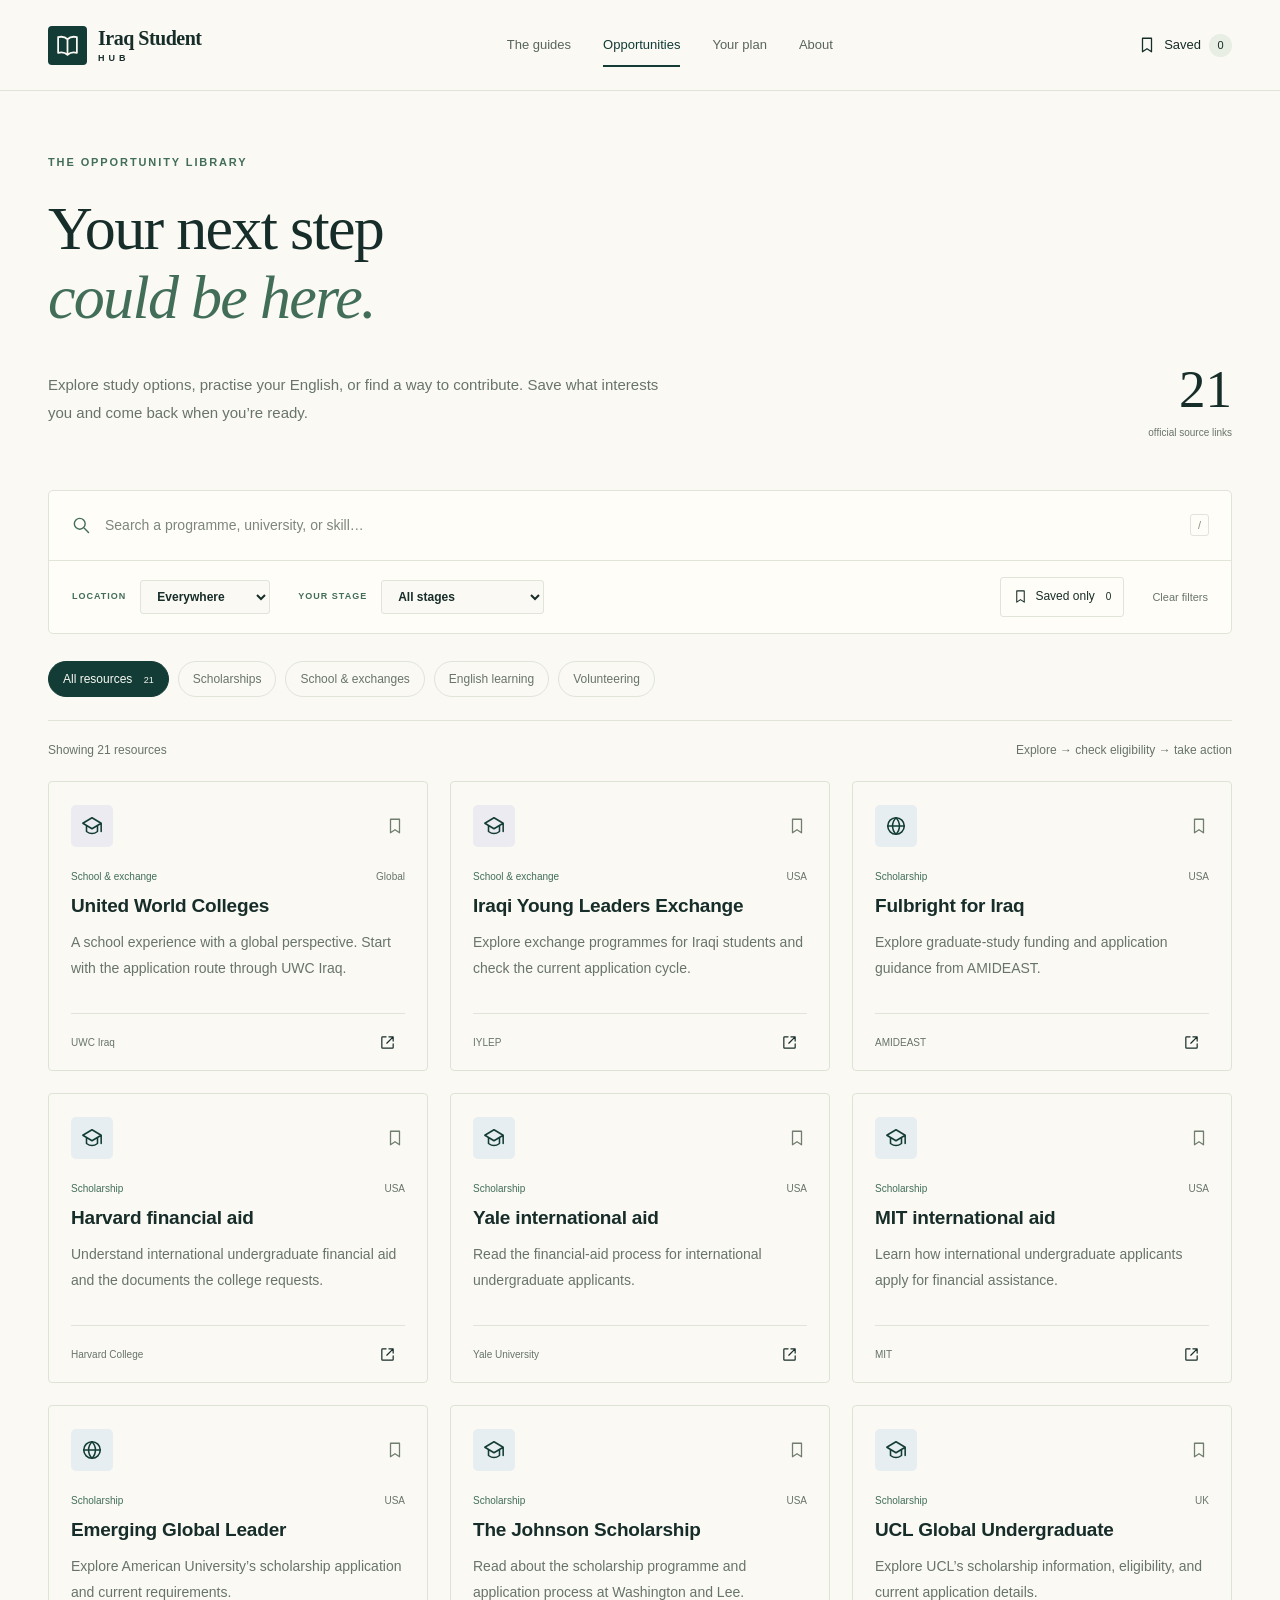
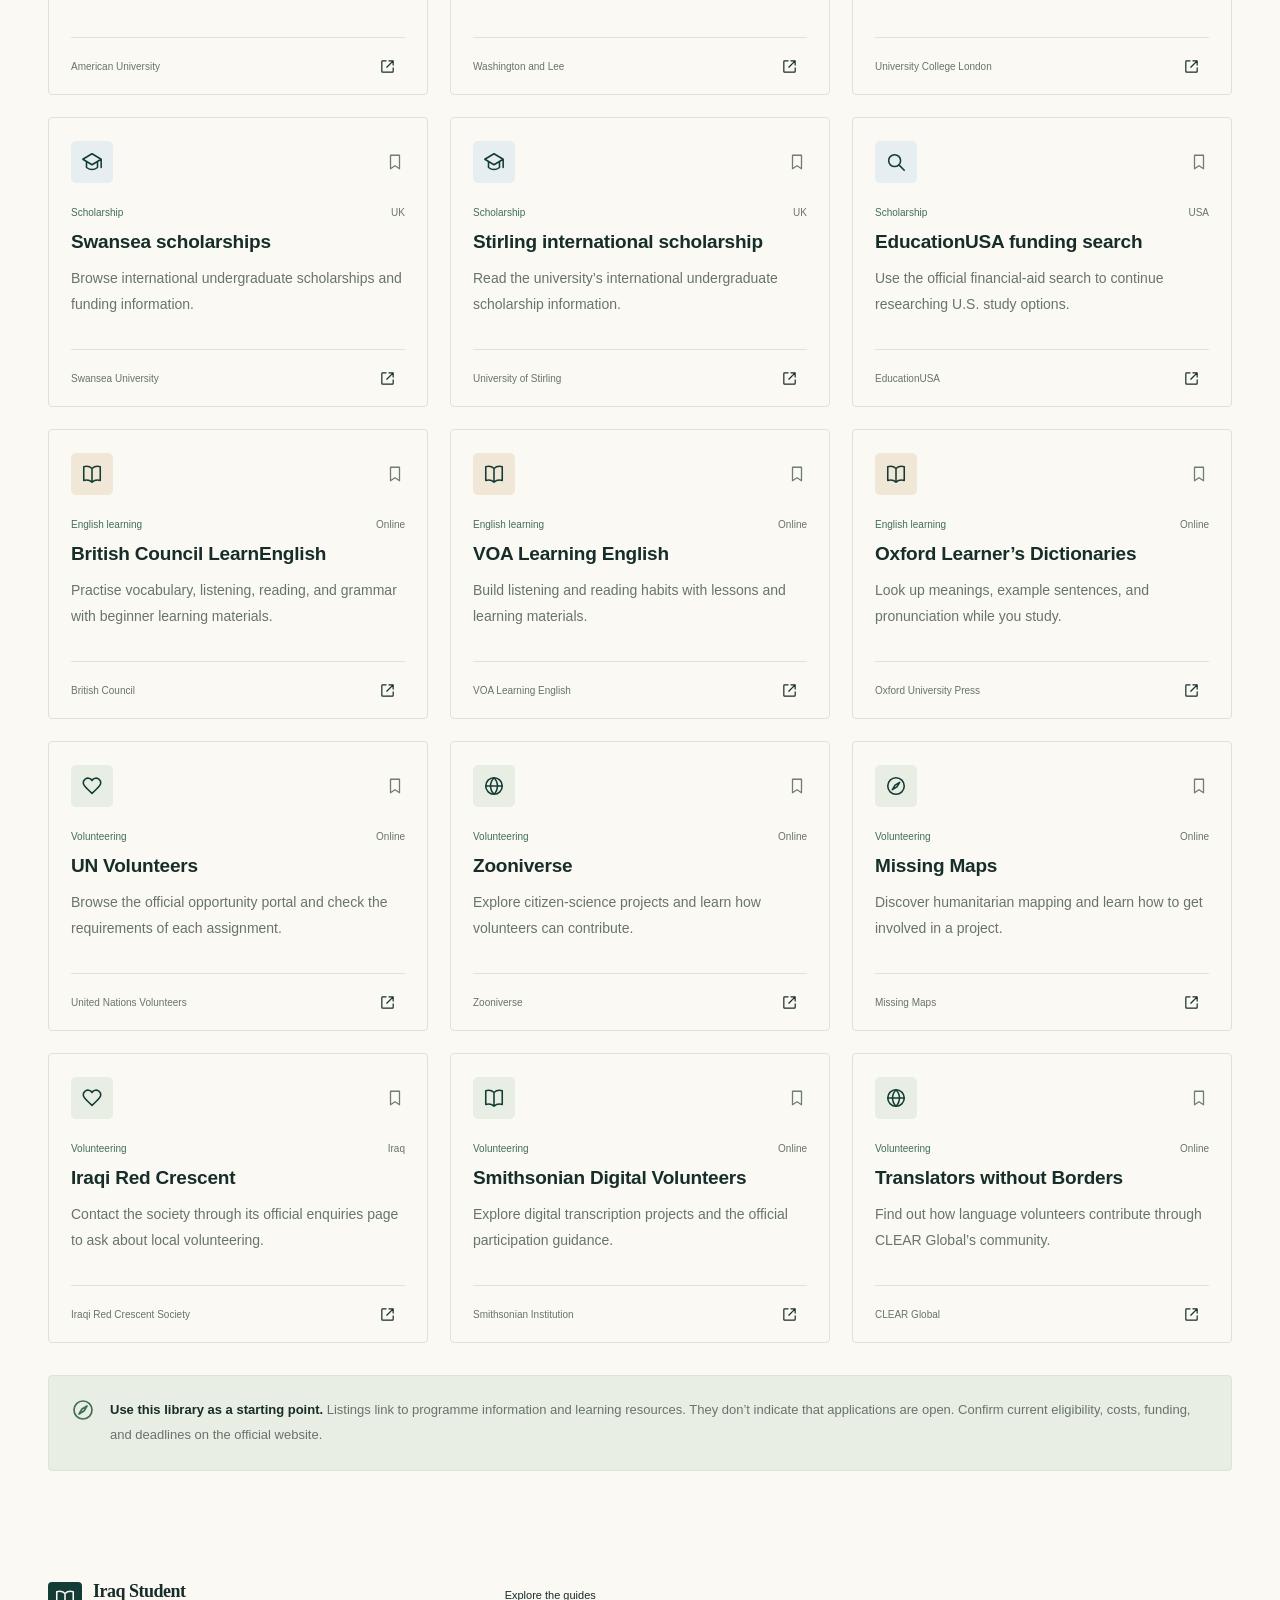
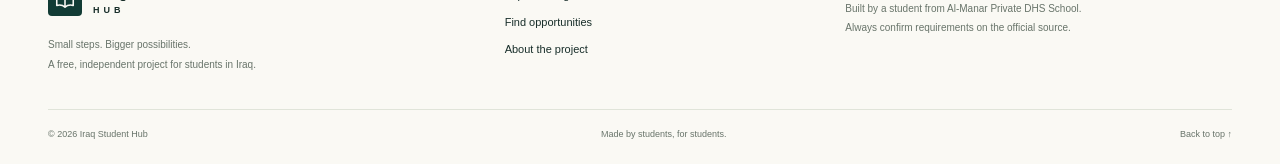
<file: opportunities.html>
<!doctype html>
<html lang="en"><head><meta charset="UTF-8"><meta name="viewport" content="width=device-width, initial-scale=1"><meta name="description" content="Browse and save official scholarship, exchange, English learning, and volunteering resources for Iraqi students."><meta name="theme-color" content="#123c35"><title>Find your next opportunity · Iraq Student Hub</title><link rel="icon" href="assets/favicon.svg" type="image/svg+xml"><link rel="stylesheet" href="assets/styles.css"><script src="assets/app.js" defer></script></head><body id="top"><a class="skip-link" href="#main">Skip to content</a>
    <header class="site-header"><div class="header-inner">
      <a class="brand" href="index.html" aria-label="Iraq Student Hub home"><span class="brand-mark"><svg class="icon " viewBox="0 0 24 24" fill="none" stroke="currentColor" stroke-width="1.7" stroke-linecap="round" stroke-linejoin="round" aria-hidden="true"><path d="M12 6v14M3 4c4-1 7 0 9 2 2-2 5-3 9-2v15c-4-1-7 0-9 2-2-2-5-3-9-2Z"/></svg></span><span>Iraq Student<span class="brand-sub">HUB</span></span></a>
      <button class="menu-toggle" type="button" aria-expanded="false" aria-controls="primary-nav" aria-label="Open navigation"><svg class="icon " viewBox="0 0 24 24" fill="none" stroke="currentColor" stroke-width="1.7" stroke-linecap="round" stroke-linejoin="round" aria-hidden="true"><path d="M4 6h16M4 12h16M4 18h16"/></svg></button>
      <nav id="primary-nav" class="primary-nav" aria-label="Main navigation">
        <a href="index.html#guides" >The guides</a>
        <a href="opportunities.html" aria-current="page">Opportunities</a>
        <a href="index.html#plan">Your plan</a>
        <a href="index.html#about">About</a>
      </nav>
      <a class="header-action" href="opportunities.html#saved"><svg class="icon " viewBox="0 0 24 24" fill="none" stroke="currentColor" stroke-width="1.7" stroke-linecap="round" stroke-linejoin="round" aria-hidden="true"><path d="M6 3h12v18l-6-4-6 4Z"/></svg><span>Saved<span class="saved-count" data-saved-count>0</span></span></a>
    </div></header><main id="main"><section class="directory-hero container"><div class="eyebrow">THE OPPORTUNITY LIBRARY</div><h1>Your next step<br><em>could be here.</em></h1><div class="directory-intro"><p>Explore study options, practise your English, or find a way to contribute. Save what interests you and come back when you’re ready.</p><span class="resource-total">21<small>official source links</small></span></div></section><section id="saved" class="directory-section container" aria-label="Explore resources"><div class="filter-panel"><label class="search-field"><svg class="icon " viewBox="0 0 24 24" fill="none" stroke="currentColor" stroke-width="1.7" stroke-linecap="round" stroke-linejoin="round" aria-hidden="true"><circle cx="10.5" cy="10.5" r="6.5"/><path d="m16 16 5 5"/></svg><span class="sr-only">Search opportunities</span><input type="search" id="resource-search" placeholder="Search a programme, university, or skill…" autocomplete="off"><kbd>/</kbd></label><div class="filter-row"><label>LOCATION<select id="region-filter"><option value="">Everywhere</option><option>USA</option><option>UK</option><option>Iraq</option><option>Online</option><option>Global</option></select></label><label>YOUR STAGE<select id="stage-filter"><option value="">All stages</option><option value="School">Secondary school</option><option value="Undergraduate">Undergraduate</option><option value="Graduate">Graduate study</option></select></label><button class="saved-filter" id="saved-filter" type="button" aria-pressed="false"><svg class="icon " viewBox="0 0 24 24" fill="none" stroke="currentColor" stroke-width="1.7" stroke-linecap="round" stroke-linejoin="round" aria-hidden="true"><path d="M6 3h12v18l-6-4-6 4Z"/></svg> Saved only <span data-saved-count>0</span></button><button class="quiet-button" id="clear-filters" type="button">Clear filters</button></div></div><div class="category-tabs" role="group" aria-label="Filter by resource type"><button class="category-tab active" data-category="" aria-pressed="true">All resources <span>21</span></button><button class="category-tab" data-category="Scholarship" aria-pressed="false">Scholarships</button><button class="category-tab" data-category="School & exchange" aria-pressed="false">School & exchanges</button><button class="category-tab" data-category="English learning" aria-pressed="false">English learning</button><button class="category-tab" data-category="Volunteering" aria-pressed="false">Volunteering</button></div><div class="results-meta"><span id="result-count" role="status" aria-live="polite">Showing 21 resources</span><span>Explore → check eligibility → take action</span></div><div class="opportunity-grid directory-grid" id="resource-grid"><article class="opportunity-card" data-entry="uwc" data-kind="School &amp; exchange" data-region="Global" data-stage="School" data-search="united world colleges a school experience with a global perspective. start with the application route through uwc iraq. school &amp; exchange global school uwc iraq"><div class="opportunity-top"><span class="opportunity-icon lavender"><svg class="icon " viewBox="0 0 24 24" fill="none" stroke="currentColor" stroke-width="1.7" stroke-linecap="round" stroke-linejoin="round" aria-hidden="true"><path d="m2 9 10-6 10 6-10 6ZM6 12v6c4 3 8 3 12 0v-6M22 9v9"/></svg></span><button class="save-button" type="button" data-save="uwc" data-title="United World Colleges" aria-label="Save United World Colleges" aria-pressed="false"><svg class="icon " viewBox="0 0 24 24" fill="none" stroke="currentColor" stroke-width="1.7" stroke-linecap="round" stroke-linejoin="round" aria-hidden="true"><path d="M6 3h12v18l-6-4-6 4Z"/></svg></button></div><div class="card-meta"><span>School &amp; exchange</span><span>Global</span></div><h3>United World Colleges</h3><p>A school experience with a global perspective. Start with the application route through UWC Iraq.</p><div class="opportunity-bottom"><span>UWC Iraq</span><a href="https://iq.uwc.org/how-to-apply/" target="_blank" rel="noopener noreferrer" aria-label="Explore United World Colleges on the official source (opens a new tab)"><svg class="icon " viewBox="0 0 24 24" fill="none" stroke="currentColor" stroke-width="1.7" stroke-linecap="round" stroke-linejoin="round" aria-hidden="true"><path d="M14 4h6v6M20 4l-9 9M10 4H5a1 1 0 0 0-1 1v14a1 1 0 0 0 1 1h14a1 1 0 0 0 1-1v-5"/></svg></a></div></article><article class="opportunity-card" data-entry="iylep" data-kind="School &amp; exchange" data-region="USA" data-stage="School,Undergraduate" data-search="iraqi young leaders exchange explore exchange programmes for iraqi students and check the current application cycle. school &amp; exchange usa school,undergraduate iylep"><div class="opportunity-top"><span class="opportunity-icon lavender"><svg class="icon " viewBox="0 0 24 24" fill="none" stroke="currentColor" stroke-width="1.7" stroke-linecap="round" stroke-linejoin="round" aria-hidden="true"><path d="m2 9 10-6 10 6-10 6ZM6 12v6c4 3 8 3 12 0v-6M22 9v9"/></svg></span><button class="save-button" type="button" data-save="iylep" data-title="Iraqi Young Leaders Exchange" aria-label="Save Iraqi Young Leaders Exchange" aria-pressed="false"><svg class="icon " viewBox="0 0 24 24" fill="none" stroke="currentColor" stroke-width="1.7" stroke-linecap="round" stroke-linejoin="round" aria-hidden="true"><path d="M6 3h12v18l-6-4-6 4Z"/></svg></button></div><div class="card-meta"><span>School &amp; exchange</span><span>USA</span></div><h3>Iraqi Young Leaders Exchange</h3><p>Explore exchange programmes for Iraqi students and check the current application cycle.</p><div class="opportunity-bottom"><span>IYLEP</span><a href="https://www.iylep.org/apply/" target="_blank" rel="noopener noreferrer" aria-label="Explore Iraqi Young Leaders Exchange on the official source (opens a new tab)"><svg class="icon " viewBox="0 0 24 24" fill="none" stroke="currentColor" stroke-width="1.7" stroke-linecap="round" stroke-linejoin="round" aria-hidden="true"><path d="M14 4h6v6M20 4l-9 9M10 4H5a1 1 0 0 0-1 1v14a1 1 0 0 0 1 1h14a1 1 0 0 0 1-1v-5"/></svg></a></div></article><article class="opportunity-card" data-entry="fulbright" data-kind="Scholarship" data-region="USA" data-stage="Graduate" data-search="fulbright for iraq explore graduate-study funding and application guidance from amideast. scholarship usa graduate amideast"><div class="opportunity-top"><span class="opportunity-icon sky"><svg class="icon " viewBox="0 0 24 24" fill="none" stroke="currentColor" stroke-width="1.7" stroke-linecap="round" stroke-linejoin="round" aria-hidden="true"><circle cx="12" cy="12" r="9"/><path d="M3 12h18M12 3c5 5 5 13 0 18-5-5-5-13 0-18Z"/></svg></span><button class="save-button" type="button" data-save="fulbright" data-title="Fulbright for Iraq" aria-label="Save Fulbright for Iraq" aria-pressed="false"><svg class="icon " viewBox="0 0 24 24" fill="none" stroke="currentColor" stroke-width="1.7" stroke-linecap="round" stroke-linejoin="round" aria-hidden="true"><path d="M6 3h12v18l-6-4-6 4Z"/></svg></button></div><div class="card-meta"><span>Scholarship</span><span>USA</span></div><h3>Fulbright for Iraq</h3><p>Explore graduate-study funding and application guidance from AMIDEAST.</p><div class="opportunity-bottom"><span>AMIDEAST</span><a href="https://www.amideast.org/our-work/find-a-scholarship/graduate-study/fulbright/how-to-apply/fulbright-foreign-student-program-for-iraq" target="_blank" rel="noopener noreferrer" aria-label="Explore Fulbright for Iraq on the official source (opens a new tab)"><svg class="icon " viewBox="0 0 24 24" fill="none" stroke="currentColor" stroke-width="1.7" stroke-linecap="round" stroke-linejoin="round" aria-hidden="true"><path d="M14 4h6v6M20 4l-9 9M10 4H5a1 1 0 0 0-1 1v14a1 1 0 0 0 1 1h14a1 1 0 0 0 1-1v-5"/></svg></a></div></article><article class="opportunity-card" data-entry="harvard" data-kind="Scholarship" data-region="USA" data-stage="Undergraduate" data-search="harvard financial aid understand international undergraduate financial aid and the documents the college requests. scholarship usa undergraduate harvard college"><div class="opportunity-top"><span class="opportunity-icon sky"><svg class="icon " viewBox="0 0 24 24" fill="none" stroke="currentColor" stroke-width="1.7" stroke-linecap="round" stroke-linejoin="round" aria-hidden="true"><path d="m2 9 10-6 10 6-10 6ZM6 12v6c4 3 8 3 12 0v-6M22 9v9"/></svg></span><button class="save-button" type="button" data-save="harvard" data-title="Harvard financial aid" aria-label="Save Harvard financial aid" aria-pressed="false"><svg class="icon " viewBox="0 0 24 24" fill="none" stroke="currentColor" stroke-width="1.7" stroke-linecap="round" stroke-linejoin="round" aria-hidden="true"><path d="M6 3h12v18l-6-4-6 4Z"/></svg></button></div><div class="card-meta"><span>Scholarship</span><span>USA</span></div><h3>Harvard financial aid</h3><p>Understand international undergraduate financial aid and the documents the college requests.</p><div class="opportunity-bottom"><span>Harvard College</span><a href="https://college.harvard.edu/financial-aid" target="_blank" rel="noopener noreferrer" aria-label="Explore Harvard financial aid on the official source (opens a new tab)"><svg class="icon " viewBox="0 0 24 24" fill="none" stroke="currentColor" stroke-width="1.7" stroke-linecap="round" stroke-linejoin="round" aria-hidden="true"><path d="M14 4h6v6M20 4l-9 9M10 4H5a1 1 0 0 0-1 1v14a1 1 0 0 0 1 1h14a1 1 0 0 0 1-1v-5"/></svg></a></div></article><article class="opportunity-card" data-entry="yale" data-kind="Scholarship" data-region="USA" data-stage="Undergraduate" data-search="yale international aid read the financial-aid process for international undergraduate applicants. scholarship usa undergraduate yale university"><div class="opportunity-top"><span class="opportunity-icon sky"><svg class="icon " viewBox="0 0 24 24" fill="none" stroke="currentColor" stroke-width="1.7" stroke-linecap="round" stroke-linejoin="round" aria-hidden="true"><path d="m2 9 10-6 10 6-10 6ZM6 12v6c4 3 8 3 12 0v-6M22 9v9"/></svg></span><button class="save-button" type="button" data-save="yale" data-title="Yale international aid" aria-label="Save Yale international aid" aria-pressed="false"><svg class="icon " viewBox="0 0 24 24" fill="none" stroke="currentColor" stroke-width="1.7" stroke-linecap="round" stroke-linejoin="round" aria-hidden="true"><path d="M6 3h12v18l-6-4-6 4Z"/></svg></button></div><div class="card-meta"><span>Scholarship</span><span>USA</span></div><h3>Yale international aid</h3><p>Read the financial-aid process for international undergraduate applicants.</p><div class="opportunity-bottom"><span>Yale University</span><a href="https://admissions.yale.edu/financial-aid-international-applicants" target="_blank" rel="noopener noreferrer" aria-label="Explore Yale international aid on the official source (opens a new tab)"><svg class="icon " viewBox="0 0 24 24" fill="none" stroke="currentColor" stroke-width="1.7" stroke-linecap="round" stroke-linejoin="round" aria-hidden="true"><path d="M14 4h6v6M20 4l-9 9M10 4H5a1 1 0 0 0-1 1v14a1 1 0 0 0 1 1h14a1 1 0 0 0 1-1v-5"/></svg></a></div></article><article class="opportunity-card" data-entry="mit" data-kind="Scholarship" data-region="USA" data-stage="Undergraduate" data-search="mit international aid learn how international undergraduate applicants apply for financial assistance. scholarship usa undergraduate mit"><div class="opportunity-top"><span class="opportunity-icon sky"><svg class="icon " viewBox="0 0 24 24" fill="none" stroke="currentColor" stroke-width="1.7" stroke-linecap="round" stroke-linejoin="round" aria-hidden="true"><path d="m2 9 10-6 10 6-10 6ZM6 12v6c4 3 8 3 12 0v-6M22 9v9"/></svg></span><button class="save-button" type="button" data-save="mit" data-title="MIT international aid" aria-label="Save MIT international aid" aria-pressed="false"><svg class="icon " viewBox="0 0 24 24" fill="none" stroke="currentColor" stroke-width="1.7" stroke-linecap="round" stroke-linejoin="round" aria-hidden="true"><path d="M6 3h12v18l-6-4-6 4Z"/></svg></button></div><div class="card-meta"><span>Scholarship</span><span>USA</span></div><h3>MIT international aid</h3><p>Learn how international undergraduate applicants apply for financial assistance.</p><div class="opportunity-bottom"><span>MIT</span><a href="https://sfs.mit.edu/undergraduate-students/apply-for-aid/international/" target="_blank" rel="noopener noreferrer" aria-label="Explore MIT international aid on the official source (opens a new tab)"><svg class="icon " viewBox="0 0 24 24" fill="none" stroke="currentColor" stroke-width="1.7" stroke-linecap="round" stroke-linejoin="round" aria-hidden="true"><path d="M14 4h6v6M20 4l-9 9M10 4H5a1 1 0 0 0-1 1v14a1 1 0 0 0 1 1h14a1 1 0 0 0 1-1v-5"/></svg></a></div></article><article class="opportunity-card" data-entry="american" data-kind="Scholarship" data-region="USA" data-stage="Undergraduate" data-search="emerging global leader explore american university’s scholarship application and current requirements. scholarship usa undergraduate american university"><div class="opportunity-top"><span class="opportunity-icon sky"><svg class="icon " viewBox="0 0 24 24" fill="none" stroke="currentColor" stroke-width="1.7" stroke-linecap="round" stroke-linejoin="round" aria-hidden="true"><circle cx="12" cy="12" r="9"/><path d="M3 12h18M12 3c5 5 5 13 0 18-5-5-5-13 0-18Z"/></svg></span><button class="save-button" type="button" data-save="american" data-title="Emerging Global Leader" aria-label="Save Emerging Global Leader" aria-pressed="false"><svg class="icon " viewBox="0 0 24 24" fill="none" stroke="currentColor" stroke-width="1.7" stroke-linecap="round" stroke-linejoin="round" aria-hidden="true"><path d="M6 3h12v18l-6-4-6 4Z"/></svg></button></div><div class="card-meta"><span>Scholarship</span><span>USA</span></div><h3>Emerging Global Leader</h3><p>Explore American University’s scholarship application and current requirements.</p><div class="opportunity-bottom"><span>American University</span><a href="https://www.american.edu/admissions/international/au-egls-apply.cfm" target="_blank" rel="noopener noreferrer" aria-label="Explore Emerging Global Leader on the official source (opens a new tab)"><svg class="icon " viewBox="0 0 24 24" fill="none" stroke="currentColor" stroke-width="1.7" stroke-linecap="round" stroke-linejoin="round" aria-hidden="true"><path d="M14 4h6v6M20 4l-9 9M10 4H5a1 1 0 0 0-1 1v14a1 1 0 0 0 1 1h14a1 1 0 0 0 1-1v-5"/></svg></a></div></article><article class="opportunity-card" data-entry="johnson" data-kind="Scholarship" data-region="USA" data-stage="Undergraduate" data-search="the johnson scholarship read about the scholarship programme and application process at washington and lee. scholarship usa undergraduate washington and lee"><div class="opportunity-top"><span class="opportunity-icon sky"><svg class="icon " viewBox="0 0 24 24" fill="none" stroke="currentColor" stroke-width="1.7" stroke-linecap="round" stroke-linejoin="round" aria-hidden="true"><path d="m2 9 10-6 10 6-10 6ZM6 12v6c4 3 8 3 12 0v-6M22 9v9"/></svg></span><button class="save-button" type="button" data-save="johnson" data-title="The Johnson Scholarship" aria-label="Save The Johnson Scholarship" aria-pressed="false"><svg class="icon " viewBox="0 0 24 24" fill="none" stroke="currentColor" stroke-width="1.7" stroke-linecap="round" stroke-linejoin="round" aria-hidden="true"><path d="M6 3h12v18l-6-4-6 4Z"/></svg></button></div><div class="card-meta"><span>Scholarship</span><span>USA</span></div><h3>The Johnson Scholarship</h3><p>Read about the scholarship programme and application process at Washington and Lee.</p><div class="opportunity-bottom"><span>Washington and Lee</span><a href="https://www.wlu.edu/admissions/the-johnson-scholarship" target="_blank" rel="noopener noreferrer" aria-label="Explore The Johnson Scholarship on the official source (opens a new tab)"><svg class="icon " viewBox="0 0 24 24" fill="none" stroke="currentColor" stroke-width="1.7" stroke-linecap="round" stroke-linejoin="round" aria-hidden="true"><path d="M14 4h6v6M20 4l-9 9M10 4H5a1 1 0 0 0-1 1v14a1 1 0 0 0 1 1h14a1 1 0 0 0 1-1v-5"/></svg></a></div></article><article class="opportunity-card" data-entry="ucl" data-kind="Scholarship" data-region="UK" data-stage="Undergraduate" data-search="ucl global undergraduate explore ucl’s scholarship information, eligibility, and current application details. scholarship uk undergraduate university college london"><div class="opportunity-top"><span class="opportunity-icon sky"><svg class="icon " viewBox="0 0 24 24" fill="none" stroke="currentColor" stroke-width="1.7" stroke-linecap="round" stroke-linejoin="round" aria-hidden="true"><path d="m2 9 10-6 10 6-10 6ZM6 12v6c4 3 8 3 12 0v-6M22 9v9"/></svg></span><button class="save-button" type="button" data-save="ucl" data-title="UCL Global Undergraduate" aria-label="Save UCL Global Undergraduate" aria-pressed="false"><svg class="icon " viewBox="0 0 24 24" fill="none" stroke="currentColor" stroke-width="1.7" stroke-linecap="round" stroke-linejoin="round" aria-hidden="true"><path d="M6 3h12v18l-6-4-6 4Z"/></svg></button></div><div class="card-meta"><span>Scholarship</span><span>UK</span></div><h3>UCL Global Undergraduate</h3><p>Explore UCL’s scholarship information, eligibility, and current application details.</p><div class="opportunity-bottom"><span>University College London</span><a href="https://www.ucl.ac.uk/scholarships/ucl-global-undergraduate-scholarship" target="_blank" rel="noopener noreferrer" aria-label="Explore UCL Global Undergraduate on the official source (opens a new tab)"><svg class="icon " viewBox="0 0 24 24" fill="none" stroke="currentColor" stroke-width="1.7" stroke-linecap="round" stroke-linejoin="round" aria-hidden="true"><path d="M14 4h6v6M20 4l-9 9M10 4H5a1 1 0 0 0-1 1v14a1 1 0 0 0 1 1h14a1 1 0 0 0 1-1v-5"/></svg></a></div></article><article class="opportunity-card" data-entry="swansea" data-kind="Scholarship" data-region="UK" data-stage="Undergraduate" data-search="swansea scholarships browse international undergraduate scholarships and funding information. scholarship uk undergraduate swansea university"><div class="opportunity-top"><span class="opportunity-icon sky"><svg class="icon " viewBox="0 0 24 24" fill="none" stroke="currentColor" stroke-width="1.7" stroke-linecap="round" stroke-linejoin="round" aria-hidden="true"><path d="m2 9 10-6 10 6-10 6ZM6 12v6c4 3 8 3 12 0v-6M22 9v9"/></svg></span><button class="save-button" type="button" data-save="swansea" data-title="Swansea scholarships" aria-label="Save Swansea scholarships" aria-pressed="false"><svg class="icon " viewBox="0 0 24 24" fill="none" stroke="currentColor" stroke-width="1.7" stroke-linecap="round" stroke-linejoin="round" aria-hidden="true"><path d="M6 3h12v18l-6-4-6 4Z"/></svg></button></div><div class="card-meta"><span>Scholarship</span><span>UK</span></div><h3>Swansea scholarships</h3><p>Browse international undergraduate scholarships and funding information.</p><div class="opportunity-bottom"><span>Swansea University</span><a href="https://www.swansea.ac.uk/international-students/my-finances/international-scholarships/ug-scholarships/" target="_blank" rel="noopener noreferrer" aria-label="Explore Swansea scholarships on the official source (opens a new tab)"><svg class="icon " viewBox="0 0 24 24" fill="none" stroke="currentColor" stroke-width="1.7" stroke-linecap="round" stroke-linejoin="round" aria-hidden="true"><path d="M14 4h6v6M20 4l-9 9M10 4H5a1 1 0 0 0-1 1v14a1 1 0 0 0 1 1h14a1 1 0 0 0 1-1v-5"/></svg></a></div></article><article class="opportunity-card" data-entry="stirling" data-kind="Scholarship" data-region="UK" data-stage="Undergraduate" data-search="stirling international scholarship read the university’s international undergraduate scholarship information. scholarship uk undergraduate university of stirling"><div class="opportunity-top"><span class="opportunity-icon sky"><svg class="icon " viewBox="0 0 24 24" fill="none" stroke="currentColor" stroke-width="1.7" stroke-linecap="round" stroke-linejoin="round" aria-hidden="true"><path d="m2 9 10-6 10 6-10 6ZM6 12v6c4 3 8 3 12 0v-6M22 9v9"/></svg></span><button class="save-button" type="button" data-save="stirling" data-title="Stirling international scholarship" aria-label="Save Stirling international scholarship" aria-pressed="false"><svg class="icon " viewBox="0 0 24 24" fill="none" stroke="currentColor" stroke-width="1.7" stroke-linecap="round" stroke-linejoin="round" aria-hidden="true"><path d="M6 3h12v18l-6-4-6 4Z"/></svg></button></div><div class="card-meta"><span>Scholarship</span><span>UK</span></div><h3>Stirling international scholarship</h3><p>Read the university’s international undergraduate scholarship information.</p><div class="opportunity-bottom"><span>University of Stirling</span><a href="https://www.stir.ac.uk/scholarships/general/undergraduate/international-undergraduate-scholarship/" target="_blank" rel="noopener noreferrer" aria-label="Explore Stirling international scholarship on the official source (opens a new tab)"><svg class="icon " viewBox="0 0 24 24" fill="none" stroke="currentColor" stroke-width="1.7" stroke-linecap="round" stroke-linejoin="round" aria-hidden="true"><path d="M14 4h6v6M20 4l-9 9M10 4H5a1 1 0 0 0-1 1v14a1 1 0 0 0 1 1h14a1 1 0 0 0 1-1v-5"/></svg></a></div></article><article class="opportunity-card" data-entry="educationusa" data-kind="Scholarship" data-region="USA" data-stage="Undergraduate,Graduate" data-search="educationusa funding search use the official financial-aid search to continue researching u.s. study options. scholarship usa undergraduate,graduate educationusa"><div class="opportunity-top"><span class="opportunity-icon sky"><svg class="icon " viewBox="0 0 24 24" fill="none" stroke="currentColor" stroke-width="1.7" stroke-linecap="round" stroke-linejoin="round" aria-hidden="true"><circle cx="10.5" cy="10.5" r="6.5"/><path d="m16 16 5 5"/></svg></span><button class="save-button" type="button" data-save="educationusa" data-title="EducationUSA funding search" aria-label="Save EducationUSA funding search" aria-pressed="false"><svg class="icon " viewBox="0 0 24 24" fill="none" stroke="currentColor" stroke-width="1.7" stroke-linecap="round" stroke-linejoin="round" aria-hidden="true"><path d="M6 3h12v18l-6-4-6 4Z"/></svg></button></div><div class="card-meta"><span>Scholarship</span><span>USA</span></div><h3>EducationUSA funding search</h3><p>Use the official financial-aid search to continue researching U.S. study options.</p><div class="opportunity-bottom"><span>EducationUSA</span><a href="https://educationusa.state.gov/find-financial-aid" target="_blank" rel="noopener noreferrer" aria-label="Explore EducationUSA funding search on the official source (opens a new tab)"><svg class="icon " viewBox="0 0 24 24" fill="none" stroke="currentColor" stroke-width="1.7" stroke-linecap="round" stroke-linejoin="round" aria-hidden="true"><path d="M14 4h6v6M20 4l-9 9M10 4H5a1 1 0 0 0-1 1v14a1 1 0 0 0 1 1h14a1 1 0 0 0 1-1v-5"/></svg></a></div></article><article class="opportunity-card" data-entry="britishcouncil" data-kind="English learning" data-region="Online" data-stage="All levels" data-search="british council learnenglish practise vocabulary, listening, reading, and grammar with beginner learning materials. english learning online all levels british council"><div class="opportunity-top"><span class="opportunity-icon sand"><svg class="icon " viewBox="0 0 24 24" fill="none" stroke="currentColor" stroke-width="1.7" stroke-linecap="round" stroke-linejoin="round" aria-hidden="true"><path d="M12 6v14M3 4c4-1 7 0 9 2 2-2 5-3 9-2v15c-4-1-7 0-9 2-2-2-5-3-9-2Z"/></svg></span><button class="save-button" type="button" data-save="britishcouncil" data-title="British Council LearnEnglish" aria-label="Save British Council LearnEnglish" aria-pressed="false"><svg class="icon " viewBox="0 0 24 24" fill="none" stroke="currentColor" stroke-width="1.7" stroke-linecap="round" stroke-linejoin="round" aria-hidden="true"><path d="M6 3h12v18l-6-4-6 4Z"/></svg></button></div><div class="card-meta"><span>English learning</span><span>Online</span></div><h3>British Council LearnEnglish</h3><p>Practise vocabulary, listening, reading, and grammar with beginner learning materials.</p><div class="opportunity-bottom"><span>British Council</span><a href="https://learnenglish.britishcouncil.org/free-resources" target="_blank" rel="noopener noreferrer" aria-label="Explore British Council LearnEnglish on the official source (opens a new tab)"><svg class="icon " viewBox="0 0 24 24" fill="none" stroke="currentColor" stroke-width="1.7" stroke-linecap="round" stroke-linejoin="round" aria-hidden="true"><path d="M14 4h6v6M20 4l-9 9M10 4H5a1 1 0 0 0-1 1v14a1 1 0 0 0 1 1h14a1 1 0 0 0 1-1v-5"/></svg></a></div></article><article class="opportunity-card" data-entry="voa" data-kind="English learning" data-region="Online" data-stage="All levels" data-search="voa learning english build listening and reading habits with lessons and learning materials. english learning online all levels voa learning english"><div class="opportunity-top"><span class="opportunity-icon sand"><svg class="icon " viewBox="0 0 24 24" fill="none" stroke="currentColor" stroke-width="1.7" stroke-linecap="round" stroke-linejoin="round" aria-hidden="true"><path d="M12 6v14M3 4c4-1 7 0 9 2 2-2 5-3 9-2v15c-4-1-7 0-9 2-2-2-5-3-9-2Z"/></svg></span><button class="save-button" type="button" data-save="voa" data-title="VOA Learning English" aria-label="Save VOA Learning English" aria-pressed="false"><svg class="icon " viewBox="0 0 24 24" fill="none" stroke="currentColor" stroke-width="1.7" stroke-linecap="round" stroke-linejoin="round" aria-hidden="true"><path d="M6 3h12v18l-6-4-6 4Z"/></svg></button></div><div class="card-meta"><span>English learning</span><span>Online</span></div><h3>VOA Learning English</h3><p>Build listening and reading habits with lessons and learning materials.</p><div class="opportunity-bottom"><span>VOA Learning English</span><a href="https://learningenglish.voanews.com/p/5644.html" target="_blank" rel="noopener noreferrer" aria-label="Explore VOA Learning English on the official source (opens a new tab)"><svg class="icon " viewBox="0 0 24 24" fill="none" stroke="currentColor" stroke-width="1.7" stroke-linecap="round" stroke-linejoin="round" aria-hidden="true"><path d="M14 4h6v6M20 4l-9 9M10 4H5a1 1 0 0 0-1 1v14a1 1 0 0 0 1 1h14a1 1 0 0 0 1-1v-5"/></svg></a></div></article><article class="opportunity-card" data-entry="oxford" data-kind="English learning" data-region="Online" data-stage="All levels" data-search="oxford learner’s dictionaries look up meanings, example sentences, and pronunciation while you study. english learning online all levels oxford university press"><div class="opportunity-top"><span class="opportunity-icon sand"><svg class="icon " viewBox="0 0 24 24" fill="none" stroke="currentColor" stroke-width="1.7" stroke-linecap="round" stroke-linejoin="round" aria-hidden="true"><path d="M12 6v14M3 4c4-1 7 0 9 2 2-2 5-3 9-2v15c-4-1-7 0-9 2-2-2-5-3-9-2Z"/></svg></span><button class="save-button" type="button" data-save="oxford" data-title="Oxford Learner’s Dictionaries" aria-label="Save Oxford Learner’s Dictionaries" aria-pressed="false"><svg class="icon " viewBox="0 0 24 24" fill="none" stroke="currentColor" stroke-width="1.7" stroke-linecap="round" stroke-linejoin="round" aria-hidden="true"><path d="M6 3h12v18l-6-4-6 4Z"/></svg></button></div><div class="card-meta"><span>English learning</span><span>Online</span></div><h3>Oxford Learner’s Dictionaries</h3><p>Look up meanings, example sentences, and pronunciation while you study.</p><div class="opportunity-bottom"><span>Oxford University Press</span><a href="https://www.oxfordlearnersdictionaries.com" target="_blank" rel="noopener noreferrer" aria-label="Explore Oxford Learner’s Dictionaries on the official source (opens a new tab)"><svg class="icon " viewBox="0 0 24 24" fill="none" stroke="currentColor" stroke-width="1.7" stroke-linecap="round" stroke-linejoin="round" aria-hidden="true"><path d="M14 4h6v6M20 4l-9 9M10 4H5a1 1 0 0 0-1 1v14a1 1 0 0 0 1 1h14a1 1 0 0 0 1-1v-5"/></svg></a></div></article><article class="opportunity-card" data-entry="unv" data-kind="Volunteering" data-region="Online" data-stage="All levels" data-search="un volunteers browse the official opportunity portal and check the requirements of each assignment. volunteering online all levels united nations volunteers"><div class="opportunity-top"><span class="opportunity-icon sage"><svg class="icon " viewBox="0 0 24 24" fill="none" stroke="currentColor" stroke-width="1.7" stroke-linecap="round" stroke-linejoin="round" aria-hidden="true"><path d="M20 5a5 5 0 0 0-8 1 5 5 0 0 0-8-1c-4 4 0 8 8 15 8-7 12-11 8-15Z"/></svg></span><button class="save-button" type="button" data-save="unv" data-title="UN Volunteers" aria-label="Save UN Volunteers" aria-pressed="false"><svg class="icon " viewBox="0 0 24 24" fill="none" stroke="currentColor" stroke-width="1.7" stroke-linecap="round" stroke-linejoin="round" aria-hidden="true"><path d="M6 3h12v18l-6-4-6 4Z"/></svg></button></div><div class="card-meta"><span>Volunteering</span><span>Online</span></div><h3>UN Volunteers</h3><p>Browse the official opportunity portal and check the requirements of each assignment.</p><div class="opportunity-bottom"><span>United Nations Volunteers</span><a href="https://app.unv.org/opportunities" target="_blank" rel="noopener noreferrer" aria-label="Explore UN Volunteers on the official source (opens a new tab)"><svg class="icon " viewBox="0 0 24 24" fill="none" stroke="currentColor" stroke-width="1.7" stroke-linecap="round" stroke-linejoin="round" aria-hidden="true"><path d="M14 4h6v6M20 4l-9 9M10 4H5a1 1 0 0 0-1 1v14a1 1 0 0 0 1 1h14a1 1 0 0 0 1-1v-5"/></svg></a></div></article><article class="opportunity-card" data-entry="zooniverse" data-kind="Volunteering" data-region="Online" data-stage="All levels" data-search="zooniverse explore citizen-science projects and learn how volunteers can contribute. volunteering online all levels zooniverse"><div class="opportunity-top"><span class="opportunity-icon sage"><svg class="icon " viewBox="0 0 24 24" fill="none" stroke="currentColor" stroke-width="1.7" stroke-linecap="round" stroke-linejoin="round" aria-hidden="true"><circle cx="12" cy="12" r="9"/><path d="M3 12h18M12 3c5 5 5 13 0 18-5-5-5-13 0-18Z"/></svg></span><button class="save-button" type="button" data-save="zooniverse" data-title="Zooniverse" aria-label="Save Zooniverse" aria-pressed="false"><svg class="icon " viewBox="0 0 24 24" fill="none" stroke="currentColor" stroke-width="1.7" stroke-linecap="round" stroke-linejoin="round" aria-hidden="true"><path d="M6 3h12v18l-6-4-6 4Z"/></svg></button></div><div class="card-meta"><span>Volunteering</span><span>Online</span></div><h3>Zooniverse</h3><p>Explore citizen-science projects and learn how volunteers can contribute.</p><div class="opportunity-bottom"><span>Zooniverse</span><a href="https://www.zooniverse.org/get-involved/volunteer" target="_blank" rel="noopener noreferrer" aria-label="Explore Zooniverse on the official source (opens a new tab)"><svg class="icon " viewBox="0 0 24 24" fill="none" stroke="currentColor" stroke-width="1.7" stroke-linecap="round" stroke-linejoin="round" aria-hidden="true"><path d="M14 4h6v6M20 4l-9 9M10 4H5a1 1 0 0 0-1 1v14a1 1 0 0 0 1 1h14a1 1 0 0 0 1-1v-5"/></svg></a></div></article><article class="opportunity-card" data-entry="missingmaps" data-kind="Volunteering" data-region="Online" data-stage="All levels" data-search="missing maps discover humanitarian mapping and learn how to get involved in a project. volunteering online all levels missing maps"><div class="opportunity-top"><span class="opportunity-icon sage"><svg class="icon " viewBox="0 0 24 24" fill="none" stroke="currentColor" stroke-width="1.7" stroke-linecap="round" stroke-linejoin="round" aria-hidden="true"><circle cx="12" cy="12" r="9"/><path d="m16 8-3 5-5 3 3-5Z"/></svg></span><button class="save-button" type="button" data-save="missingmaps" data-title="Missing Maps" aria-label="Save Missing Maps" aria-pressed="false"><svg class="icon " viewBox="0 0 24 24" fill="none" stroke="currentColor" stroke-width="1.7" stroke-linecap="round" stroke-linejoin="round" aria-hidden="true"><path d="M6 3h12v18l-6-4-6 4Z"/></svg></button></div><div class="card-meta"><span>Volunteering</span><span>Online</span></div><h3>Missing Maps</h3><p>Discover humanitarian mapping and learn how to get involved in a project.</p><div class="opportunity-bottom"><span>Missing Maps</span><a href="https://missingmaps.org/" target="_blank" rel="noopener noreferrer" aria-label="Explore Missing Maps on the official source (opens a new tab)"><svg class="icon " viewBox="0 0 24 24" fill="none" stroke="currentColor" stroke-width="1.7" stroke-linecap="round" stroke-linejoin="round" aria-hidden="true"><path d="M14 4h6v6M20 4l-9 9M10 4H5a1 1 0 0 0-1 1v14a1 1 0 0 0 1 1h14a1 1 0 0 0 1-1v-5"/></svg></a></div></article><article class="opportunity-card" data-entry="redcrescent" data-kind="Volunteering" data-region="Iraq" data-stage="All levels" data-search="iraqi red crescent contact the society through its official enquiries page to ask about local volunteering. volunteering iraq all levels iraqi red crescent society"><div class="opportunity-top"><span class="opportunity-icon sage"><svg class="icon " viewBox="0 0 24 24" fill="none" stroke="currentColor" stroke-width="1.7" stroke-linecap="round" stroke-linejoin="round" aria-hidden="true"><path d="M20 5a5 5 0 0 0-8 1 5 5 0 0 0-8-1c-4 4 0 8 8 15 8-7 12-11 8-15Z"/></svg></span><button class="save-button" type="button" data-save="redcrescent" data-title="Iraqi Red Crescent" aria-label="Save Iraqi Red Crescent" aria-pressed="false"><svg class="icon " viewBox="0 0 24 24" fill="none" stroke="currentColor" stroke-width="1.7" stroke-linecap="round" stroke-linejoin="round" aria-hidden="true"><path d="M6 3h12v18l-6-4-6 4Z"/></svg></button></div><div class="card-meta"><span>Volunteering</span><span>Iraq</span></div><h3>Iraqi Red Crescent</h3><p>Contact the society through its official enquiries page to ask about local volunteering.</p><div class="opportunity-bottom"><span>Iraqi Red Crescent Society</span><a href="https://ircs.org.iq/%D8%A7%D9%84%D8%A7%D8%B3%D8%AA%D9%81%D8%B3%D8%A7%D8%B1%D8%A7%D8%AA/" target="_blank" rel="noopener noreferrer" aria-label="Explore Iraqi Red Crescent on the official source (opens a new tab)"><svg class="icon " viewBox="0 0 24 24" fill="none" stroke="currentColor" stroke-width="1.7" stroke-linecap="round" stroke-linejoin="round" aria-hidden="true"><path d="M14 4h6v6M20 4l-9 9M10 4H5a1 1 0 0 0-1 1v14a1 1 0 0 0 1 1h14a1 1 0 0 0 1-1v-5"/></svg></a></div></article><article class="opportunity-card" data-entry="smithsonian" data-kind="Volunteering" data-region="Online" data-stage="All levels" data-search="smithsonian digital volunteers explore digital transcription projects and the official participation guidance. volunteering online all levels smithsonian institution"><div class="opportunity-top"><span class="opportunity-icon sage"><svg class="icon " viewBox="0 0 24 24" fill="none" stroke="currentColor" stroke-width="1.7" stroke-linecap="round" stroke-linejoin="round" aria-hidden="true"><path d="M12 6v14M3 4c4-1 7 0 9 2 2-2 5-3 9-2v15c-4-1-7 0-9 2-2-2-5-3-9-2Z"/></svg></span><button class="save-button" type="button" data-save="smithsonian" data-title="Smithsonian Digital Volunteers" aria-label="Save Smithsonian Digital Volunteers" aria-pressed="false"><svg class="icon " viewBox="0 0 24 24" fill="none" stroke="currentColor" stroke-width="1.7" stroke-linecap="round" stroke-linejoin="round" aria-hidden="true"><path d="M6 3h12v18l-6-4-6 4Z"/></svg></button></div><div class="card-meta"><span>Volunteering</span><span>Online</span></div><h3>Smithsonian Digital Volunteers</h3><p>Explore digital transcription projects and the official participation guidance.</p><div class="opportunity-bottom"><span>Smithsonian Institution</span><a href="https://transcription.si.edu/" target="_blank" rel="noopener noreferrer" aria-label="Explore Smithsonian Digital Volunteers on the official source (opens a new tab)"><svg class="icon " viewBox="0 0 24 24" fill="none" stroke="currentColor" stroke-width="1.7" stroke-linecap="round" stroke-linejoin="round" aria-hidden="true"><path d="M14 4h6v6M20 4l-9 9M10 4H5a1 1 0 0 0-1 1v14a1 1 0 0 0 1 1h14a1 1 0 0 0 1-1v-5"/></svg></a></div></article><article class="opportunity-card" data-entry="translators" data-kind="Volunteering" data-region="Online" data-stage="All levels" data-search="translators without borders find out how language volunteers contribute through clear global’s community. volunteering online all levels clear global"><div class="opportunity-top"><span class="opportunity-icon sage"><svg class="icon " viewBox="0 0 24 24" fill="none" stroke="currentColor" stroke-width="1.7" stroke-linecap="round" stroke-linejoin="round" aria-hidden="true"><circle cx="12" cy="12" r="9"/><path d="M3 12h18M12 3c5 5 5 13 0 18-5-5-5-13 0-18Z"/></svg></span><button class="save-button" type="button" data-save="translators" data-title="Translators without Borders" aria-label="Save Translators without Borders" aria-pressed="false"><svg class="icon " viewBox="0 0 24 24" fill="none" stroke="currentColor" stroke-width="1.7" stroke-linecap="round" stroke-linejoin="round" aria-hidden="true"><path d="M6 3h12v18l-6-4-6 4Z"/></svg></button></div><div class="card-meta"><span>Volunteering</span><span>Online</span></div><h3>Translators without Borders</h3><p>Find out how language volunteers contribute through CLEAR Global’s community.</p><div class="opportunity-bottom"><span>CLEAR Global</span><a href="https://clearglobal.org/translators-without-borders/" target="_blank" rel="noopener noreferrer" aria-label="Explore Translators without Borders on the official source (opens a new tab)"><svg class="icon " viewBox="0 0 24 24" fill="none" stroke="currentColor" stroke-width="1.7" stroke-linecap="round" stroke-linejoin="round" aria-hidden="true"><path d="M14 4h6v6M20 4l-9 9M10 4H5a1 1 0 0 0-1 1v14a1 1 0 0 0 1 1h14a1 1 0 0 0 1-1v-5"/></svg></a></div></article></div><div class="empty-state" id="empty-state" hidden><svg class="icon " viewBox="0 0 24 24" fill="none" stroke="currentColor" stroke-width="1.7" stroke-linecap="round" stroke-linejoin="round" aria-hidden="true"><circle cx="10.5" cy="10.5" r="6.5"/><path d="m16 16 5 5"/></svg><h2>No matches just yet.</h2><p>Try a different search or clear a filter to explore more options.</p><button class="button button-dark" data-clear-filters type="button">Show all resources <svg class="icon " viewBox="0 0 24 24" fill="none" stroke="currentColor" stroke-width="1.7" stroke-linecap="round" stroke-linejoin="round" aria-hidden="true"><path d="M5 12h14m-5-5 5 5-5 5"/></svg></button></div><div class="directory-note"><svg class="icon " viewBox="0 0 24 24" fill="none" stroke="currentColor" stroke-width="1.7" stroke-linecap="round" stroke-linejoin="round" aria-hidden="true"><circle cx="12" cy="12" r="9"/><path d="m16 8-3 5-5 3 3-5Z"/></svg><p><strong>Use this library as a starting point.</strong> Listings link to programme information and learning resources. They don’t indicate that applications are open. Confirm current eligibility, costs, funding, and deadlines on the official website.</p></div><noscript><p class="directory-note">All resources are listed above. Enable JavaScript to search, filter, and save resources.</p></noscript></section></main><footer class="site-footer"><div class="container footer-main"><div><a class="brand" href="index.html"><span class="brand-mark"><svg class="icon " viewBox="0 0 24 24" fill="none" stroke="currentColor" stroke-width="1.7" stroke-linecap="round" stroke-linejoin="round" aria-hidden="true"><path d="M12 6v14M3 4c4-1 7 0 9 2 2-2 5-3 9-2v15c-4-1-7 0-9 2-2-2-5-3-9-2Z"/></svg></span><span>Iraq Student<span class="brand-sub">HUB</span></span></a><p>Small steps. Bigger possibilities.<br>A free, independent project for students in Iraq.</p></div><div class="footer-links"><a href="index.html#guides">Explore the guides</a><a href="opportunities.html">Find opportunities</a><a href="index.html#about">About the project</a></div><p class="footer-note">Built by a student from Al-Manar Private DHS School.<br>Always confirm requirements on the official source.</p></div><div class="container footer-bottom"><span>© 2026 Iraq Student Hub</span><span>Made by students, for students.</span><a href="#top">Back to top ↑</a></div></footer><div class="toast" role="status" aria-live="polite"></div></body></html>
</file>
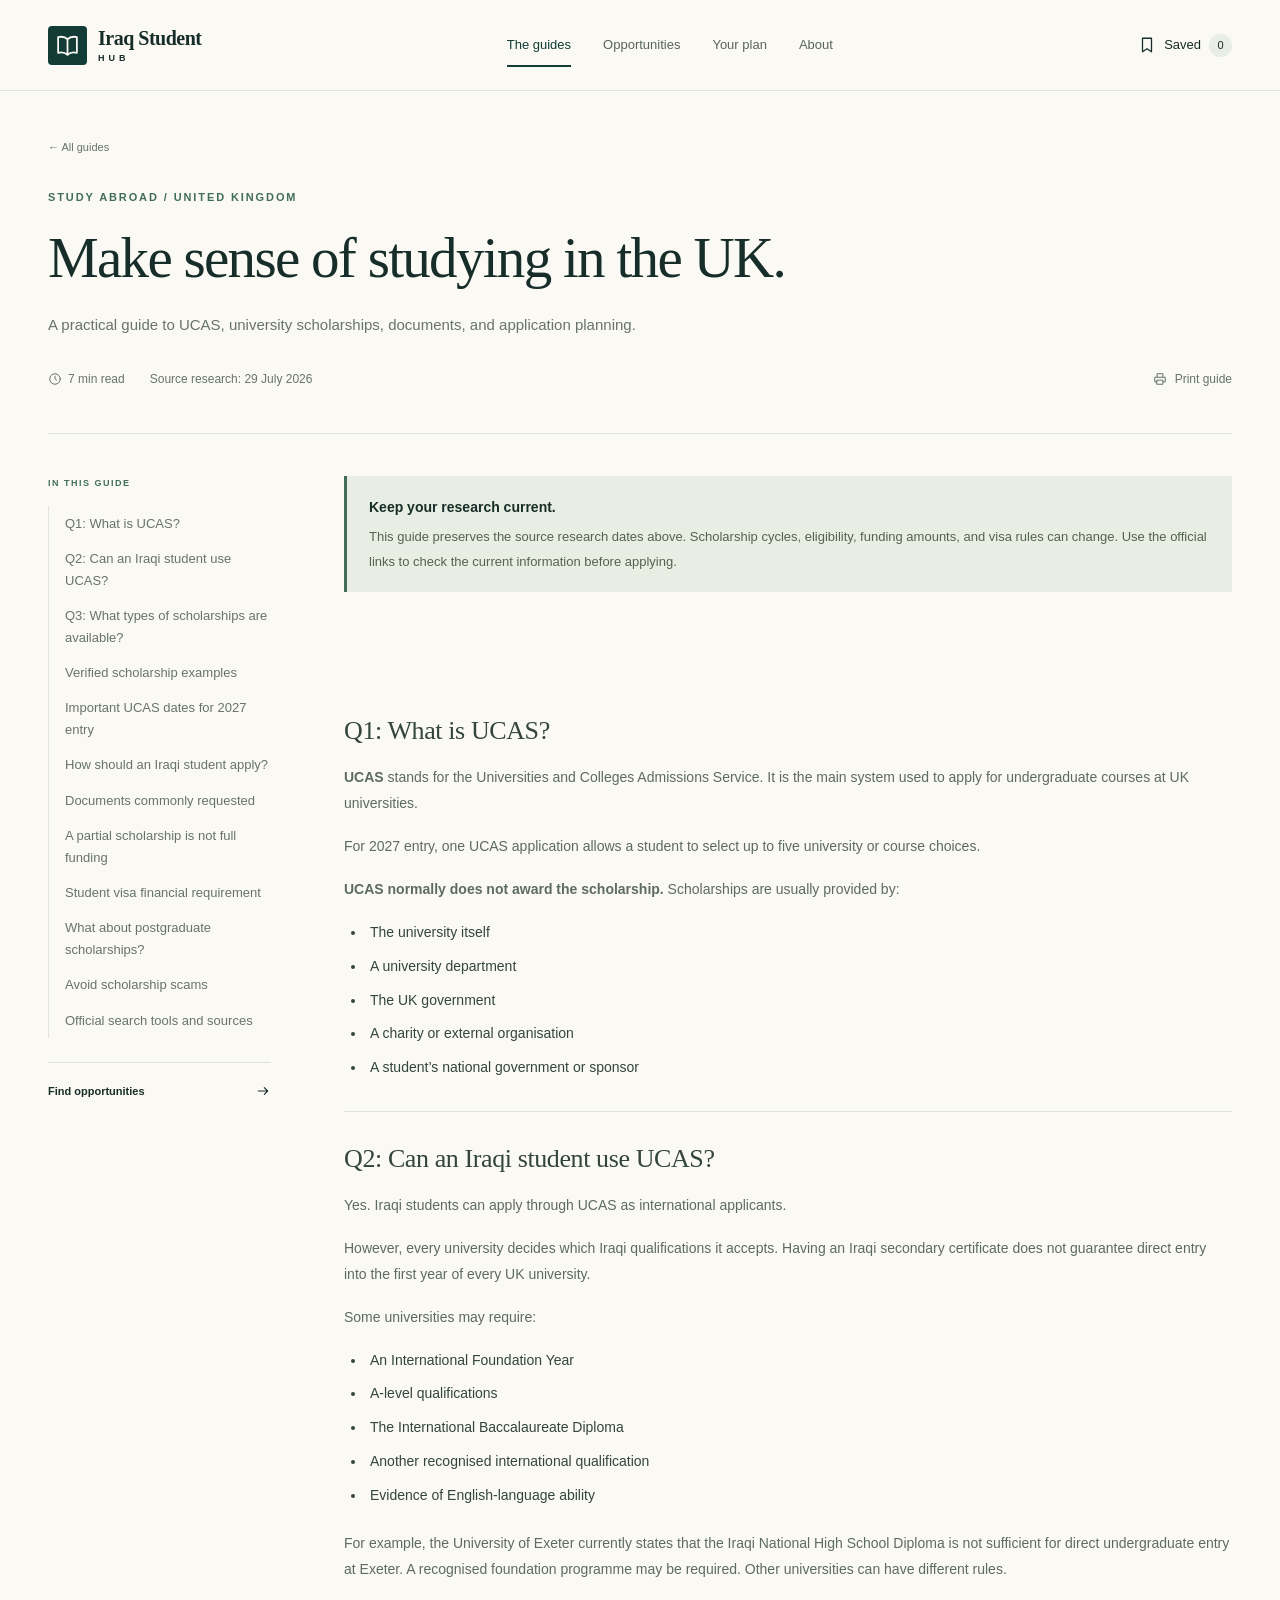
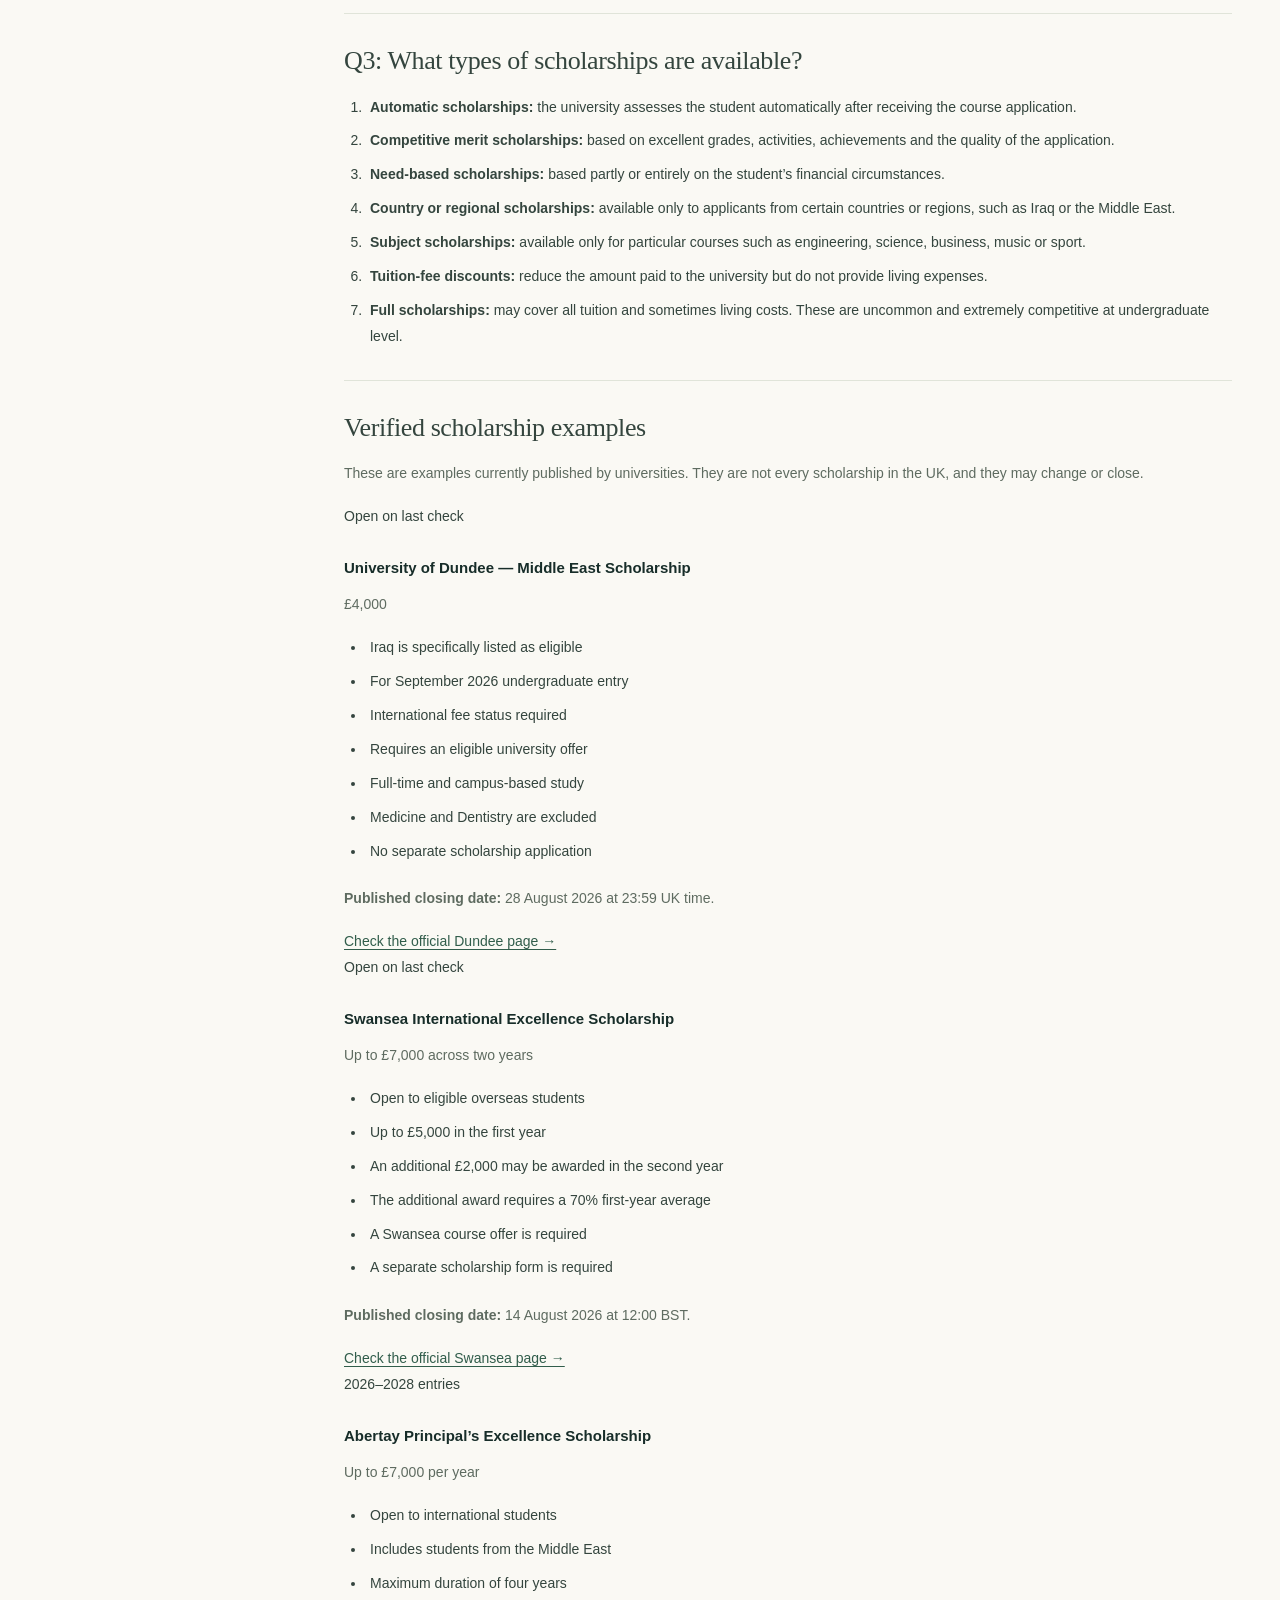
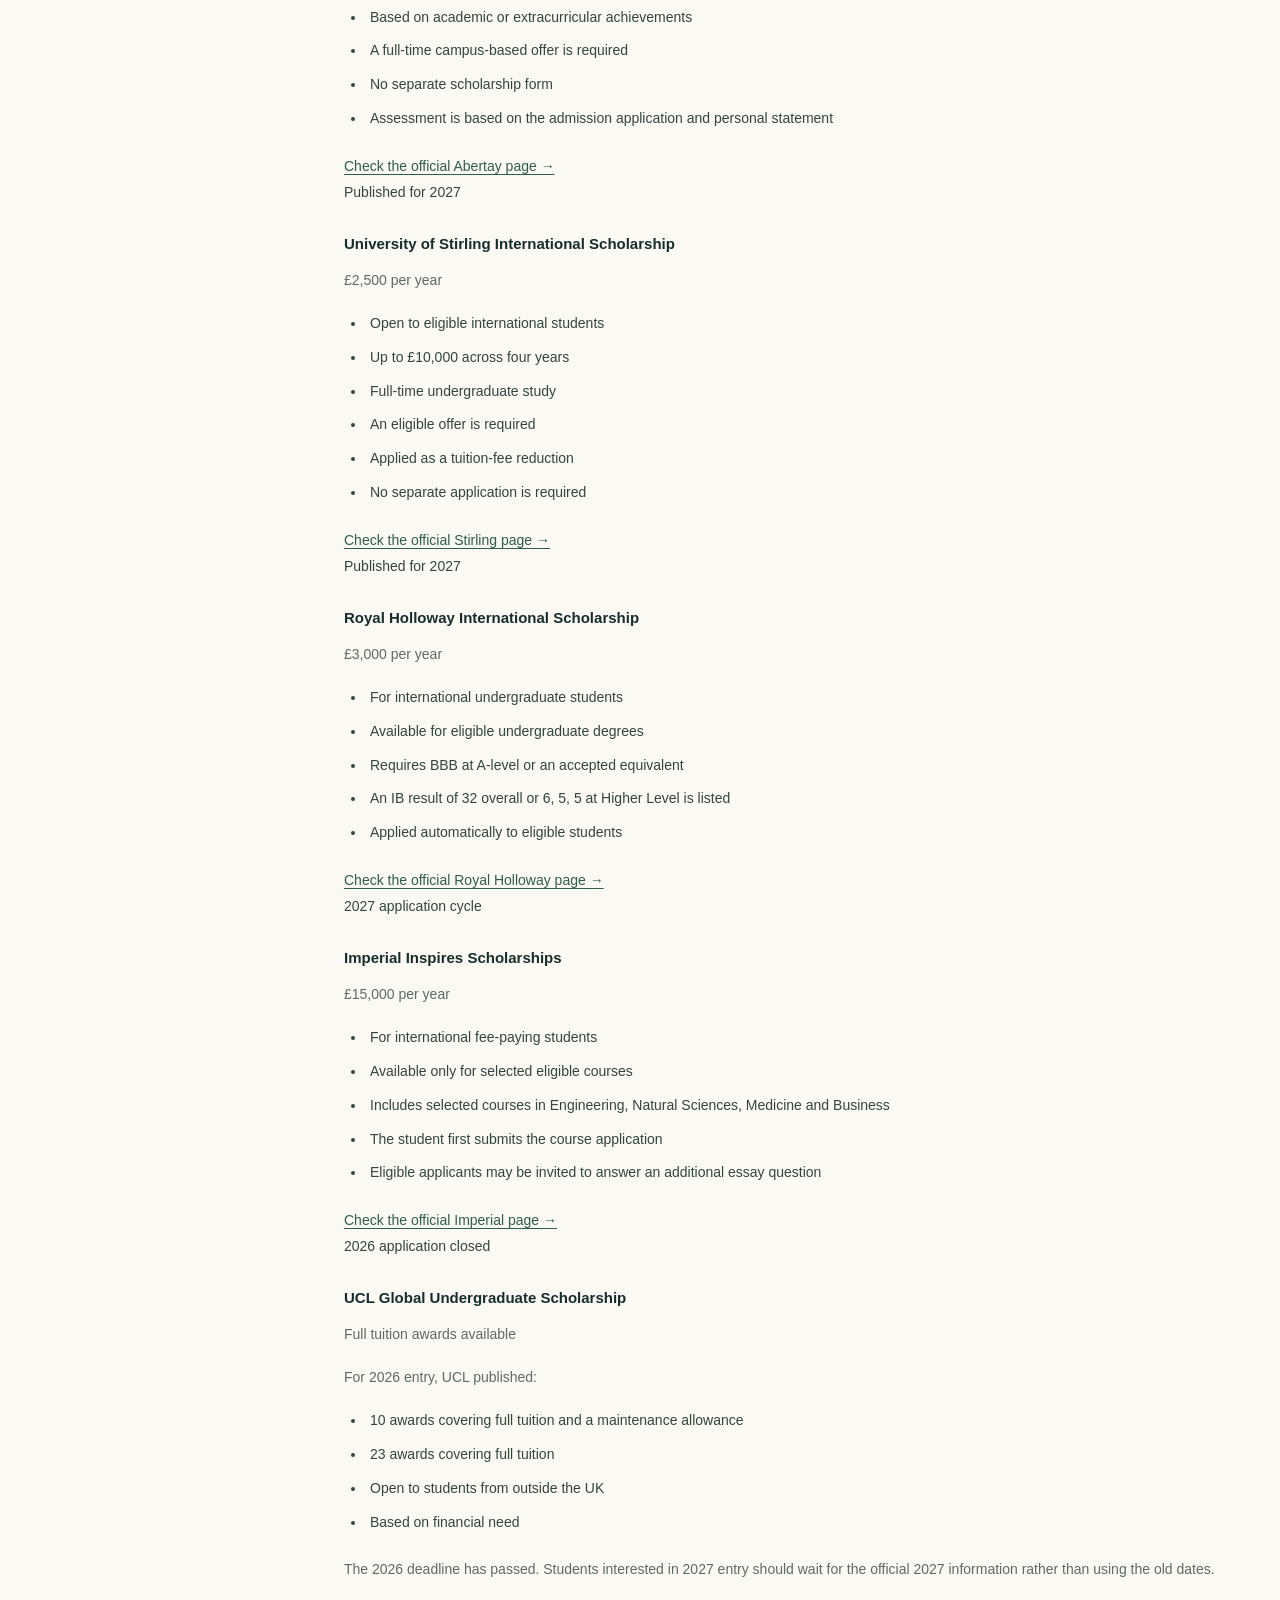
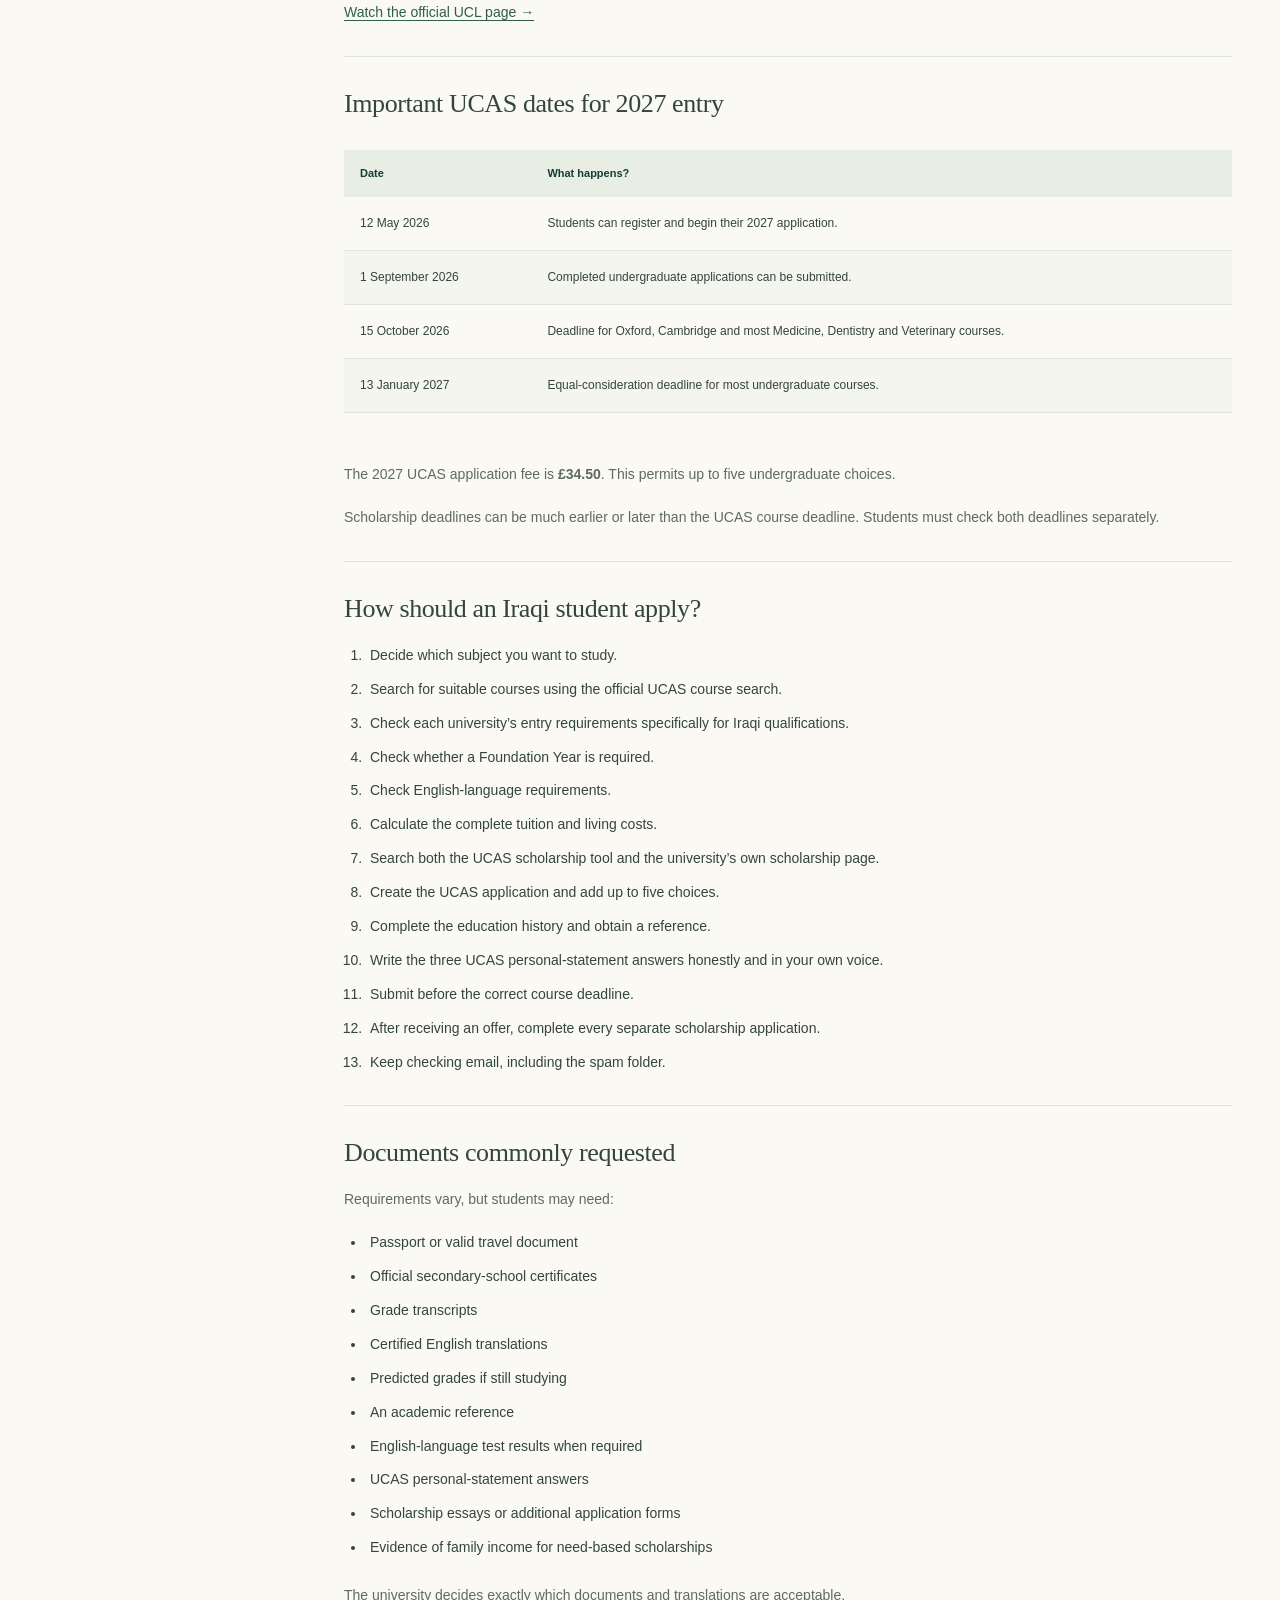
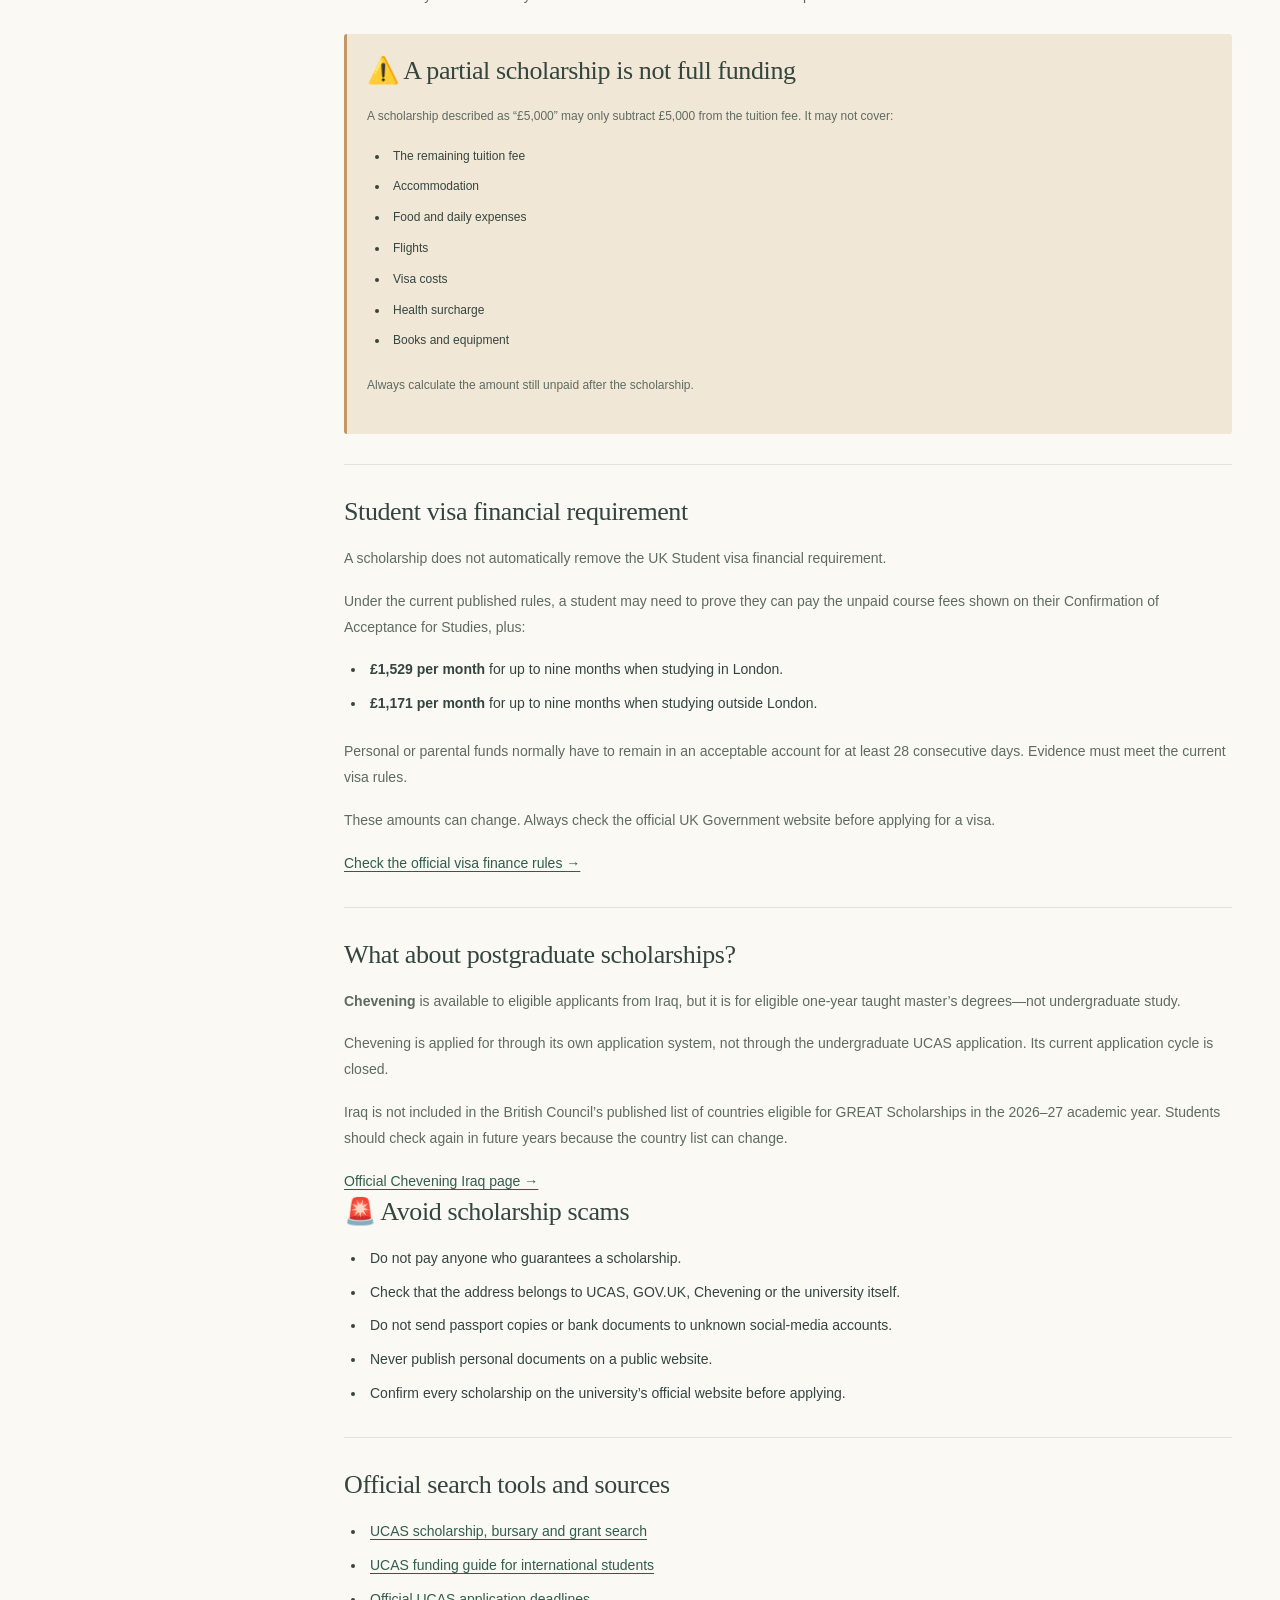
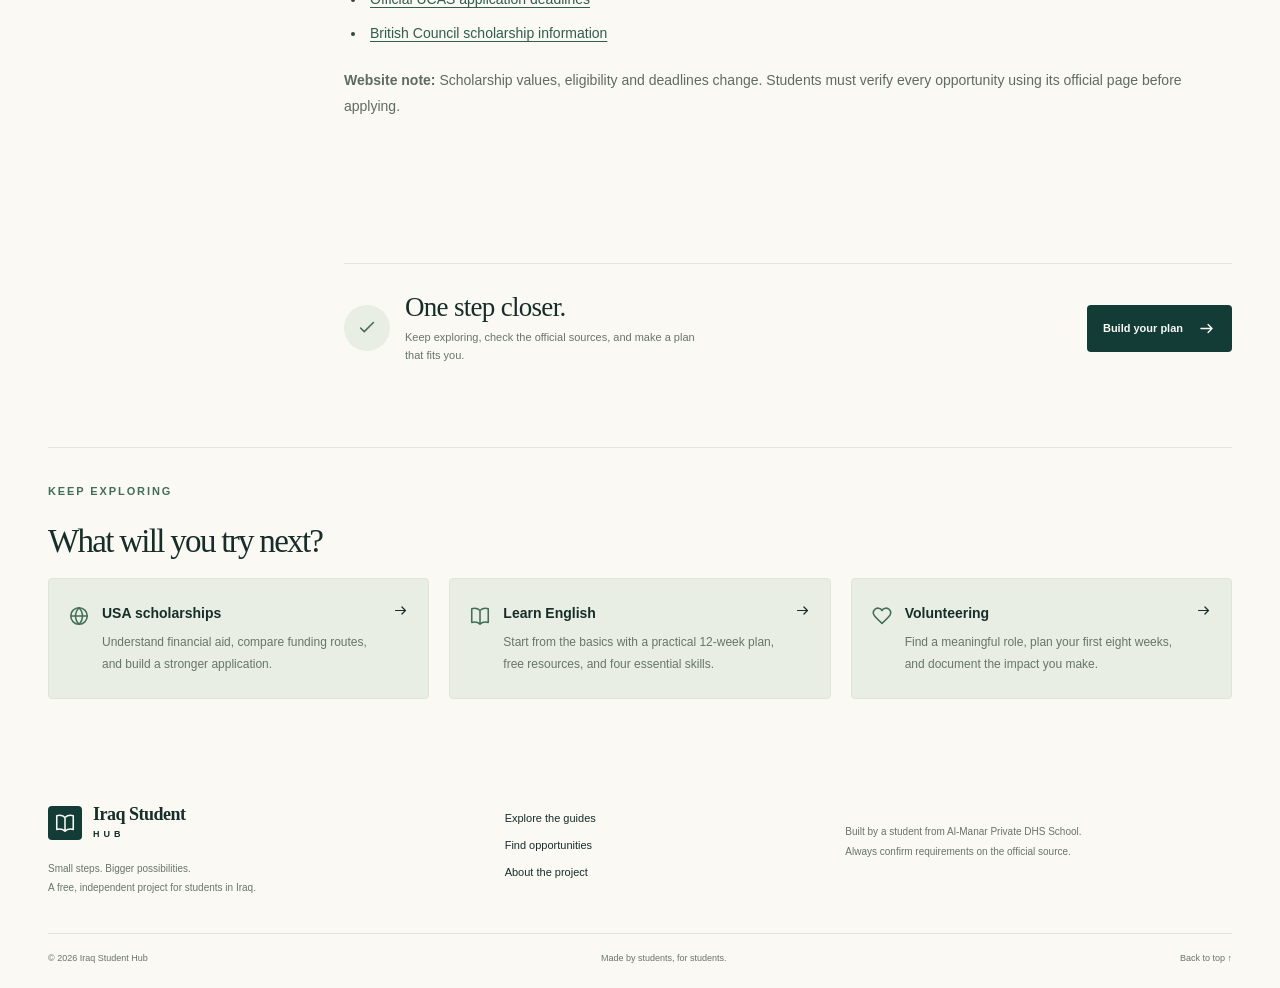
<file: uk-scholarships.html>
<!doctype html>
<html lang="en"><head><meta charset="UTF-8"><meta name="viewport" content="width=device-width, initial-scale=1"><meta name="description" content="A practical guide to UCAS, university scholarships, documents, and application planning."><meta name="theme-color" content="#123c35"><title>UK scholarships · Iraq Student Hub</title><link rel="icon" href="assets/favicon.svg" type="image/svg+xml"><link rel="stylesheet" href="assets/styles.css"><script src="assets/app.js" defer></script></head><body id="top"><a class="skip-link" href="#main">Skip to content</a>
    <header class="site-header"><div class="header-inner">
      <a class="brand" href="index.html" aria-label="Iraq Student Hub home"><span class="brand-mark"><svg class="icon " viewBox="0 0 24 24" fill="none" stroke="currentColor" stroke-width="1.7" stroke-linecap="round" stroke-linejoin="round" aria-hidden="true"><path d="M12 6v14M3 4c4-1 7 0 9 2 2-2 5-3 9-2v15c-4-1-7 0-9 2-2-2-5-3-9-2Z"/></svg></span><span>Iraq Student<span class="brand-sub">HUB</span></span></a>
      <button class="menu-toggle" type="button" aria-expanded="false" aria-controls="primary-nav" aria-label="Open navigation"><svg class="icon " viewBox="0 0 24 24" fill="none" stroke="currentColor" stroke-width="1.7" stroke-linecap="round" stroke-linejoin="round" aria-hidden="true"><path d="M4 6h16M4 12h16M4 18h16"/></svg></button>
      <nav id="primary-nav" class="primary-nav" aria-label="Main navigation">
        <a href="index.html#guides" aria-current="page">The guides</a>
        <a href="opportunities.html" >Opportunities</a>
        <a href="index.html#plan">Your plan</a>
        <a href="index.html#about">About</a>
      </nav>
      <a class="header-action" href="opportunities.html#saved"><svg class="icon " viewBox="0 0 24 24" fill="none" stroke="currentColor" stroke-width="1.7" stroke-linecap="round" stroke-linejoin="round" aria-hidden="true"><path d="M6 3h12v18l-6-4-6 4Z"/></svg><span>Saved<span class="saved-count" data-saved-count>0</span></span></a>
    </div></header><div class="reading-progress" aria-hidden="true"><div></div></div><main id="main"><section class="guide-hero container"><a class="breadcrumb" href="index.html#guides">← All guides</a><div class="eyebrow">STUDY ABROAD / UNITED KINGDOM</div><h1>Make sense of studying in the UK.</h1><p>A practical guide to UCAS, university scholarships, documents, and application planning.</p><div class="guide-meta"><span><svg class="icon " viewBox="0 0 24 24" fill="none" stroke="currentColor" stroke-width="1.7" stroke-linecap="round" stroke-linejoin="round" aria-hidden="true"><circle cx="12" cy="12" r="9"/><path d="M12 7v5l3 2"/></svg> 7 min read</span><span>Source research: 29 July 2026</span><button type="button" class="quiet-button" data-print><svg class="icon " viewBox="0 0 24 24" fill="none" stroke="currentColor" stroke-width="1.7" stroke-linecap="round" stroke-linejoin="round" aria-hidden="true"><path d="M7 8V3h10v5M7 17H3V9h18v8h-4M7 14h10v7H7Z"/></svg> Print guide</button></div></section><div class="container reading-layout"><aside class="contents-panel"><div class="small-caps">IN THIS GUIDE</div><nav aria-label="Guide contents"><a href="#q1-what-is-ucas">Q1: What is UCAS?</a><a href="#q2-can-an-iraqi-student-use-ucas">Q2: Can an Iraqi student use UCAS?</a><a href="#q3-what-types-of-scholarships-are-available">Q3: What types of scholarships are available?</a><a href="#verified-scholarship-examples">Verified scholarship examples</a><a href="#important-ucas-dates-for-2027-entry">Important UCAS dates for 2027 entry</a><a href="#how-should-an-iraqi-student-apply">How should an Iraqi student apply?</a><a href="#documents-commonly-requested">Documents commonly requested</a><a href="#a-partial-scholarship-is-not-full-funding">A partial scholarship is not full funding</a><a href="#student-visa-financial-requirement">Student visa financial requirement</a><a href="#what-about-postgraduate-scholarships">What about postgraduate scholarships?</a><a href="#avoid-scholarship-scams">Avoid scholarship scams</a><a href="#official-search-tools-and-sources">Official search tools and sources</a></nav><a class="contents-action" href="opportunities.html">Find opportunities <svg class="icon " viewBox="0 0 24 24" fill="none" stroke="currentColor" stroke-width="1.7" stroke-linecap="round" stroke-linejoin="round" aria-hidden="true"><path d="M5 12h14m-5-5 5 5-5 5"/></svg></a></aside><article class="reading-article"><div class="reading-note"><strong>Keep your research current.</strong> This guide preserves the source research dates above. Scholarship cycles, eligibility, funding amounts, and visa rules can change. Use the official links to check the current information before applying.</div><div class="guide-body"><section class="section" id="ucas-scholarships">
  <div class="ucas-guide">

    <article class="ucas-panel">
      <h2 id="q1-what-is-ucas">Q1: What is UCAS?</h2>

      <p>
        <strong>UCAS</strong> stands for the Universities and
        Colleges Admissions Service. It is the main system used
        to apply for undergraduate courses at UK universities.
      </p>

      <p>
        For 2027 entry, one UCAS application allows a student
        to select up to five university or course choices.
      </p>

      <p>
        <strong>UCAS normally does not award the scholarship.</strong>
        Scholarships are usually provided by:
      </p>

      <ul>
        <li>The university itself</li>
        <li>A university department</li>
        <li>The UK government</li>
        <li>A charity or external organisation</li>
        <li>A student’s national government or sponsor</li>
      </ul>
    </article>

    <article class="ucas-panel">
      <h2 id="q2-can-an-iraqi-student-use-ucas">Q2: Can an Iraqi student use UCAS?</h2>

      <p>
        Yes. Iraqi students can apply through UCAS as
        international applicants.
      </p>

      <p>
        However, every university decides which Iraqi
        qualifications it accepts. Having an Iraqi secondary
        certificate does not guarantee direct entry into the
        first year of every UK university.
      </p>

      <p>
        Some universities may require:
      </p>

      <ul>
        <li>An International Foundation Year</li>
        <li>A-level qualifications</li>
        <li>The International Baccalaureate Diploma</li>
        <li>Another recognised international qualification</li>
        <li>Evidence of English-language ability</li>
      </ul>

      <p>
        For example, the University of Exeter currently states
        that the Iraqi National High School Diploma is not
        sufficient for direct undergraduate entry at Exeter.
        A recognised foundation programme may be required.
        Other universities can have different rules.
      </p>
    </article>

    <article class="ucas-panel">
      <h2 id="q3-what-types-of-scholarships-are-available">Q3: What types of scholarships are available?</h2>

      <ol>
        <li>
          <strong>Automatic scholarships:</strong>
          the university assesses the student automatically
          after receiving the course application.
        </li>

        <li>
          <strong>Competitive merit scholarships:</strong>
          based on excellent grades, activities, achievements
          and the quality of the application.
        </li>

        <li>
          <strong>Need-based scholarships:</strong>
          based partly or entirely on the student’s financial
          circumstances.
        </li>

        <li>
          <strong>Country or regional scholarships:</strong>
          available only to applicants from certain countries
          or regions, such as Iraq or the Middle East.
        </li>

        <li>
          <strong>Subject scholarships:</strong>
          available only for particular courses such as
          engineering, science, business, music or sport.
        </li>

        <li>
          <strong>Tuition-fee discounts:</strong>
          reduce the amount paid to the university but do not
          provide living expenses.
        </li>

        <li>
          <strong>Full scholarships:</strong>
          may cover all tuition and sometimes living costs.
          These are uncommon and extremely competitive at
          undergraduate level.
        </li>
      </ol>
    </article>

    <article class="ucas-panel">
      <h2 id="verified-scholarship-examples">Verified scholarship examples</h2>

      <p>
        These are examples currently published by universities.
        They are not every scholarship in the UK, and they may
        change or close.
      </p>

      <div class="scholarship-grid">

        <div class="scholarship-card">
          <span class="open-label">Open on last check</span>

          <h3 id="university-of-dundee-middle-east-scholarship">
            University of Dundee — Middle East Scholarship
          </h3>

          <p class="scholarship-amount">£4,000</p>

          <ul>
            <li>Iraq is specifically listed as eligible</li>
            <li>For September 2026 undergraduate entry</li>
            <li>International fee status required</li>
            <li>Requires an eligible university offer</li>
            <li>Full-time and campus-based study</li>
            <li>Medicine and Dentistry are excluded</li>
            <li>No separate scholarship application</li>
          </ul>

          <p>
            <strong>Published closing date:</strong>
            28 August 2026 at 23:59 UK time.
          </p>

          <a href="https://www.dundee.ac.uk/scholarships/vice-chancellors-middle-east-undergraduate-scholarship-september-2026" target="_blank" rel="noopener noreferrer">
            Check the official Dundee page →
          </a>
        </div>

        <div class="scholarship-card">
          <span class="open-label">Open on last check</span>

          <h3 id="swansea-international-excellence-scholarship">
            Swansea International Excellence Scholarship
          </h3>

          <p class="scholarship-amount">
            Up to £7,000 across two years
          </p>

          <ul>
            <li>Open to eligible overseas students</li>
            <li>Up to £5,000 in the first year</li>
            <li>
              An additional £2,000 may be awarded in the
              second year
            </li>
            <li>
              The additional award requires a 70% first-year
              average
            </li>
            <li>A Swansea course offer is required</li>
            <li>A separate scholarship form is required</li>
          </ul>

          <p>
            <strong>Published closing date:</strong>
            14 August 2026 at 12:00 BST.
          </p>

          <a href="https://www.swansea.ac.uk/international-students/my-finances/international-scholarships/ug-scholarships/" target="_blank" rel="noopener noreferrer">
            Check the official Swansea page →
          </a>
        </div>

        <div class="scholarship-card">
          <span class="future-label">2026–2028 entries</span>

          <h3 id="abertay-principal-s-excellence-scholarship">
            Abertay Principal’s Excellence Scholarship
          </h3>

          <p class="scholarship-amount">
            Up to £7,000 per year
          </p>

          <ul>
            <li>Open to international students</li>
            <li>Includes students from the Middle East</li>
            <li>Maximum duration of four years</li>
            <li>
              Based on academic or extracurricular achievements
            </li>
            <li>A full-time campus-based offer is required</li>
            <li>No separate scholarship form</li>
            <li>
              Assessment is based on the admission application
              and personal statement
            </li>
          </ul>

          <a href="https://www.abertay.ac.uk/study-apply/money-fees-and-funding/scholarships/principals-excellence-scholarship-global/" target="_blank" rel="noopener noreferrer">
            Check the official Abertay page →
          </a>
        </div>

        <div class="scholarship-card">
          <span class="future-label">Published for 2027</span>

          <h3 id="university-of-stirling-international-scholarship">
            University of Stirling International Scholarship
          </h3>

          <p class="scholarship-amount">
            £2,500 per year
          </p>

          <ul>
            <li>Open to eligible international students</li>
            <li>Up to £10,000 across four years</li>
            <li>Full-time undergraduate study</li>
            <li>An eligible offer is required</li>
            <li>Applied as a tuition-fee reduction</li>
            <li>No separate application is required</li>
          </ul>

          <a href="https://www.stir.ac.uk/scholarships/general/undergraduate/international-undergraduate-scholarship/" target="_blank" rel="noopener noreferrer">
            Check the official Stirling page →
          </a>
        </div>

        <div class="scholarship-card">
          <span class="future-label">Published for 2027</span>

          <h3 id="royal-holloway-international-scholarship">
            Royal Holloway International Scholarship
          </h3>

          <p class="scholarship-amount">
            £3,000 per year
          </p>

          <ul>
            <li>For international undergraduate students</li>
            <li>Available for eligible undergraduate degrees</li>
            <li>
              Requires BBB at A-level or an accepted equivalent
            </li>
            <li>
              An IB result of 32 overall or 6, 5, 5 at
              Higher Level is listed
            </li>
            <li>Applied automatically to eligible students</li>
          </ul>

          <a href="https://www.royalholloway.ac.uk/studying-here/fees-and-funding/scholarships/royal-holloway-international-undergraduate-scholarship/" target="_blank" rel="noopener noreferrer">
            Check the official Royal Holloway page →
          </a>
        </div>

        <div class="scholarship-card">
          <span class="future-label">2027 application cycle</span>

          <h3 id="imperial-inspires-scholarships">Imperial Inspires Scholarships</h3>

          <p class="scholarship-amount">
            £15,000 per year
          </p>

          <ul>
            <li>For international fee-paying students</li>
            <li>Available only for selected eligible courses</li>
            <li>
              Includes selected courses in Engineering,
              Natural Sciences, Medicine and Business
            </li>
            <li>
              The student first submits the course application
            </li>
            <li>
              Eligible applicants may be invited to answer an
              additional essay question
            </li>
          </ul>

          <a href="https://www.imperial.ac.uk/study/fees-and-funding/imperial-inspires-scholarships/" target="_blank" rel="noopener noreferrer">
            Check the official Imperial page →
          </a>
        </div>

        <div class="scholarship-card">
          <span class="closed-label">
            2026 application closed
          </span>

          <h3 id="ucl-global-undergraduate-scholarship">UCL Global Undergraduate Scholarship</h3>

          <p class="scholarship-amount">
            Full tuition awards available
          </p>

          <p>
            For 2026 entry, UCL published:
          </p>

          <ul>
            <li>
              10 awards covering full tuition and a maintenance
              allowance
            </li>
            <li>23 awards covering full tuition</li>
            <li>Open to students from outside the UK</li>
            <li>Based on financial need</li>
          </ul>

          <p>
            The 2026 deadline has passed. Students interested
            in 2027 entry should wait for the official 2027
            information rather than using the old dates.
          </p>

          <a href="https://www.ucl.ac.uk/scholarships/ucl-global-undergraduate-scholarship" target="_blank" rel="noopener noreferrer">
            Watch the official UCL page →
          </a>
        </div>

      </div>
    </article>

    <article class="ucas-panel">
      <h2 id="important-ucas-dates-for-2027-entry">Important UCAS dates for 2027 entry</h2>

      <div class="ucas-table-wrapper">
        <div class="guide-table-wrap"><table class="ucas-table">
          <thead>
            <tr>
              <th scope="col">Date</th>
              <th scope="col">What happens?</th>
            </tr>
          </thead>

          <tbody>
            <tr>
              <td>12 May 2026</td>
              <td>
                Students can register and begin their
                2027 application.
              </td>
            </tr>

            <tr>
              <td>1 September 2026</td>
              <td>
                Completed undergraduate applications can
                be submitted.
              </td>
            </tr>

            <tr>
              <td>15 October 2026</td>
              <td>
                Deadline for Oxford, Cambridge and most
                Medicine, Dentistry and Veterinary courses.
              </td>
            </tr>

            <tr>
              <td>13 January 2027</td>
              <td>
                Equal-consideration deadline for most
                undergraduate courses.
              </td>
            </tr>
          </tbody>
        </table>
      </div></div>

      <p>
        The 2027 UCAS application fee is
        <strong>£34.50</strong>. This permits up to five
        undergraduate choices.
      </p>

      <p>
        Scholarship deadlines can be much earlier or later
        than the UCAS course deadline. Students must check
        both deadlines separately.
      </p>
    </article>

    <article class="ucas-panel">
      <h2 id="how-should-an-iraqi-student-apply">How should an Iraqi student apply?</h2>

      <ol>
        <li>
          Decide which subject you want to study.
        </li>

        <li>
          Search for suitable courses using the official
          UCAS course search.
        </li>

        <li>
          Check each university’s entry requirements specifically
          for Iraqi qualifications.
        </li>

        <li>
          Check whether a Foundation Year is required.
        </li>

        <li>
          Check English-language requirements.
        </li>

        <li>
          Calculate the complete tuition and living costs.
        </li>

        <li>
          Search both the UCAS scholarship tool and the
          university’s own scholarship page.
        </li>

        <li>
          Create the UCAS application and add up to five choices.
        </li>

        <li>
          Complete the education history and obtain a reference.
        </li>

        <li>
          Write the three UCAS personal-statement answers
          honestly and in your own voice.
        </li>

        <li>
          Submit before the correct course deadline.
        </li>

        <li>
          After receiving an offer, complete every separate
          scholarship application.
        </li>

        <li>
          Keep checking email, including the spam folder.
        </li>
      </ol>
    </article>

    <article class="ucas-panel">
      <h2 id="documents-commonly-requested">Documents commonly requested</h2>

      <p>
        Requirements vary, but students may need:
      </p>

      <ul>
        <li>Passport or valid travel document</li>
        <li>Official secondary-school certificates</li>
        <li>Grade transcripts</li>
        <li>Certified English translations</li>
        <li>Predicted grades if still studying</li>
        <li>An academic reference</li>
        <li>English-language test results when required</li>
        <li>UCAS personal-statement answers</li>
        <li>
          Scholarship essays or additional application forms
        </li>
        <li>
          Evidence of family income for need-based scholarships
        </li>
      </ul>

      <p>
        The university decides exactly which documents and
        translations are acceptable.
      </p>
    </article>

    <div class="ucas-warning">
      <h2 id="a-partial-scholarship-is-not-full-funding">⚠️ A partial scholarship is not full funding</h2>

      <p>
        A scholarship described as “£5,000” may only subtract
        £5,000 from the tuition fee. It may not cover:
      </p>

      <ul>
        <li>The remaining tuition fee</li>
        <li>Accommodation</li>
        <li>Food and daily expenses</li>
        <li>Flights</li>
        <li>Visa costs</li>
        <li>Health surcharge</li>
        <li>Books and equipment</li>
      </ul>

      <p>
        Always calculate the amount still unpaid after the
        scholarship.
      </p>
    </div>

    <article class="ucas-panel">
      <h2 id="student-visa-financial-requirement">Student visa financial requirement</h2>

      <p>
        A scholarship does not automatically remove the UK
        Student visa financial requirement.
      </p>

      <p>
        Under the current published rules, a student may need
        to prove they can pay the unpaid course fees shown on
        their Confirmation of Acceptance for Studies, plus:
      </p>

      <ul>
        <li>
          <strong>£1,529 per month</strong> for up to nine
          months when studying in London.
        </li>

        <li>
          <strong>£1,171 per month</strong> for up to nine
          months when studying outside London.
        </li>
      </ul>

      <p>
        Personal or parental funds normally have to remain in
        an acceptable account for at least 28 consecutive days.
        Evidence must meet the current visa rules.
      </p>

      <p>
        These amounts can change. Always check the official
        UK Government website before applying for a visa.
      </p>

      <a href="https://www.gov.uk/guidance/financial-evidence-for-student-and-child-student-route-applicants" target="_blank" rel="noopener noreferrer">
        Check the official visa finance rules →
      </a>
    </article>

    <article class="ucas-panel">
      <h2 id="what-about-postgraduate-scholarships">What about postgraduate scholarships?</h2>

      <p>
        <strong>Chevening</strong> is available to eligible
        applicants from Iraq, but it is for eligible one-year
        taught master’s degrees—not undergraduate study.
      </p>

      <p>
        Chevening is applied for through its own application
        system, not through the undergraduate UCAS application.
        Its current application cycle is closed.
      </p>

      <p>
        Iraq is not included in the British Council’s published
        list of countries eligible for GREAT Scholarships in
        the 2026–27 academic year. Students should check again
        in future years because the country list can change.
      </p>

      <a href="https://www.chevening.org/scholarship/iraq/" target="_blank" rel="noopener noreferrer">
        Official Chevening Iraq page →
      </a>
    </article>

    <div class="ucas-danger">
      <h2 id="avoid-scholarship-scams">🚨 Avoid scholarship scams</h2>

      <ul>
        <li>
          Do not pay anyone who guarantees a scholarship.
        </li>

        <li>
          Check that the address belongs to UCAS, GOV.UK,
          Chevening or the university itself.
        </li>

        <li>
          Do not send passport copies or bank documents to
          unknown social-media accounts.
        </li>

        <li>
          Never publish personal documents on a public website.
        </li>

        <li>
          Confirm every scholarship on the university’s official
          website before applying.
        </li>
      </ul>
    </div>

    <article class="ucas-panel">
      <h2 id="official-search-tools-and-sources">Official search tools and sources</h2>

      <ul>
        <li>
          <a href="https://www.ucas.com/explore/search/scholarships-and-bursaries" target="_blank" rel="noopener noreferrer">
            UCAS scholarship, bursary and grant search
          </a>
        </li>

        <li>
          <a href="https://www.ucas.com/money-and-student-life/money/scholarships-grants-and-bursaries/eu-and-international-students" target="_blank" rel="noopener noreferrer">
            UCAS funding guide for international students
          </a>
        </li>

        <li>
          <a href="https://www.ucas.com/applying/applying-to-university/dates-and-deadlines-for-uni-applications" target="_blank" rel="noopener noreferrer">
            Official UCAS application deadlines
          </a>
        </li>

        <li>
          <a href="https://study-uk.britishcouncil.org/scholarships-funding" target="_blank" rel="noopener noreferrer">
            British Council scholarship information
          </a>
        </li>
      </ul>

      <p>
        <strong>Website note:</strong>
        Scholarship values, eligibility and deadlines change.
        Students must verify every opportunity using its
        official page before applying.
      </p>
    </article>

  </div>
</section>
          </div><div class="guide-end"><span><svg class="icon " viewBox="0 0 24 24" fill="none" stroke="currentColor" stroke-width="1.7" stroke-linecap="round" stroke-linejoin="round" aria-hidden="true"><path d="m5 12 4 4L19 6"/></svg></span><div><h2>One step closer.</h2><p>Keep exploring, check the official sources, and make a plan that fits you.</p></div><a class="button button-dark" href="index.html#plan">Build your plan <svg class="icon " viewBox="0 0 24 24" fill="none" stroke="currentColor" stroke-width="1.7" stroke-linecap="round" stroke-linejoin="round" aria-hidden="true"><path d="M5 12h14m-5-5 5 5-5 5"/></svg></a></div></article></div><section class="related-section container"><div class="eyebrow">KEEP EXPLORING</div><h2>What will you try next?</h2><div class="related-grid"><a href="usa-scholarships.html"><span><svg class="icon " viewBox="0 0 24 24" fill="none" stroke="currentColor" stroke-width="1.7" stroke-linecap="round" stroke-linejoin="round" aria-hidden="true"><circle cx="12" cy="12" r="9"/><path d="M3 12h18M12 3c5 5 5 13 0 18-5-5-5-13 0-18Z"/></svg></span><div><strong>USA scholarships</strong><small>Understand financial aid, compare funding routes, and build a stronger application.</small></div><svg class="icon " viewBox="0 0 24 24" fill="none" stroke="currentColor" stroke-width="1.7" stroke-linecap="round" stroke-linejoin="round" aria-hidden="true"><path d="M5 12h14m-5-5 5 5-5 5"/></svg></a><a href="english.html"><span><svg class="icon " viewBox="0 0 24 24" fill="none" stroke="currentColor" stroke-width="1.7" stroke-linecap="round" stroke-linejoin="round" aria-hidden="true"><path d="M12 6v14M3 4c4-1 7 0 9 2 2-2 5-3 9-2v15c-4-1-7 0-9 2-2-2-5-3-9-2Z"/></svg></span><div><strong>Learn English</strong><small>Start from the basics with a practical 12-week plan, free resources, and four essential skills.</small></div><svg class="icon " viewBox="0 0 24 24" fill="none" stroke="currentColor" stroke-width="1.7" stroke-linecap="round" stroke-linejoin="round" aria-hidden="true"><path d="M5 12h14m-5-5 5 5-5 5"/></svg></a><a href="volunteering.html"><span><svg class="icon " viewBox="0 0 24 24" fill="none" stroke="currentColor" stroke-width="1.7" stroke-linecap="round" stroke-linejoin="round" aria-hidden="true"><path d="M20 5a5 5 0 0 0-8 1 5 5 0 0 0-8-1c-4 4 0 8 8 15 8-7 12-11 8-15Z"/></svg></span><div><strong>Volunteering</strong><small>Find a meaningful role, plan your first eight weeks, and document the impact you make.</small></div><svg class="icon " viewBox="0 0 24 24" fill="none" stroke="currentColor" stroke-width="1.7" stroke-linecap="round" stroke-linejoin="round" aria-hidden="true"><path d="M5 12h14m-5-5 5 5-5 5"/></svg></a></div></section></main><footer class="site-footer"><div class="container footer-main"><div><a class="brand" href="index.html"><span class="brand-mark"><svg class="icon " viewBox="0 0 24 24" fill="none" stroke="currentColor" stroke-width="1.7" stroke-linecap="round" stroke-linejoin="round" aria-hidden="true"><path d="M12 6v14M3 4c4-1 7 0 9 2 2-2 5-3 9-2v15c-4-1-7 0-9 2-2-2-5-3-9-2Z"/></svg></span><span>Iraq Student<span class="brand-sub">HUB</span></span></a><p>Small steps. Bigger possibilities.<br>A free, independent project for students in Iraq.</p></div><div class="footer-links"><a href="index.html#guides">Explore the guides</a><a href="opportunities.html">Find opportunities</a><a href="index.html#about">About the project</a></div><p class="footer-note">Built by a student from Al-Manar Private DHS School.<br>Always confirm requirements on the official source.</p></div><div class="container footer-bottom"><span>© 2026 Iraq Student Hub</span><span>Made by students, for students.</span><a href="#top">Back to top ↑</a></div></footer><div class="toast" role="status" aria-live="polite"></div></body></html>
</file>
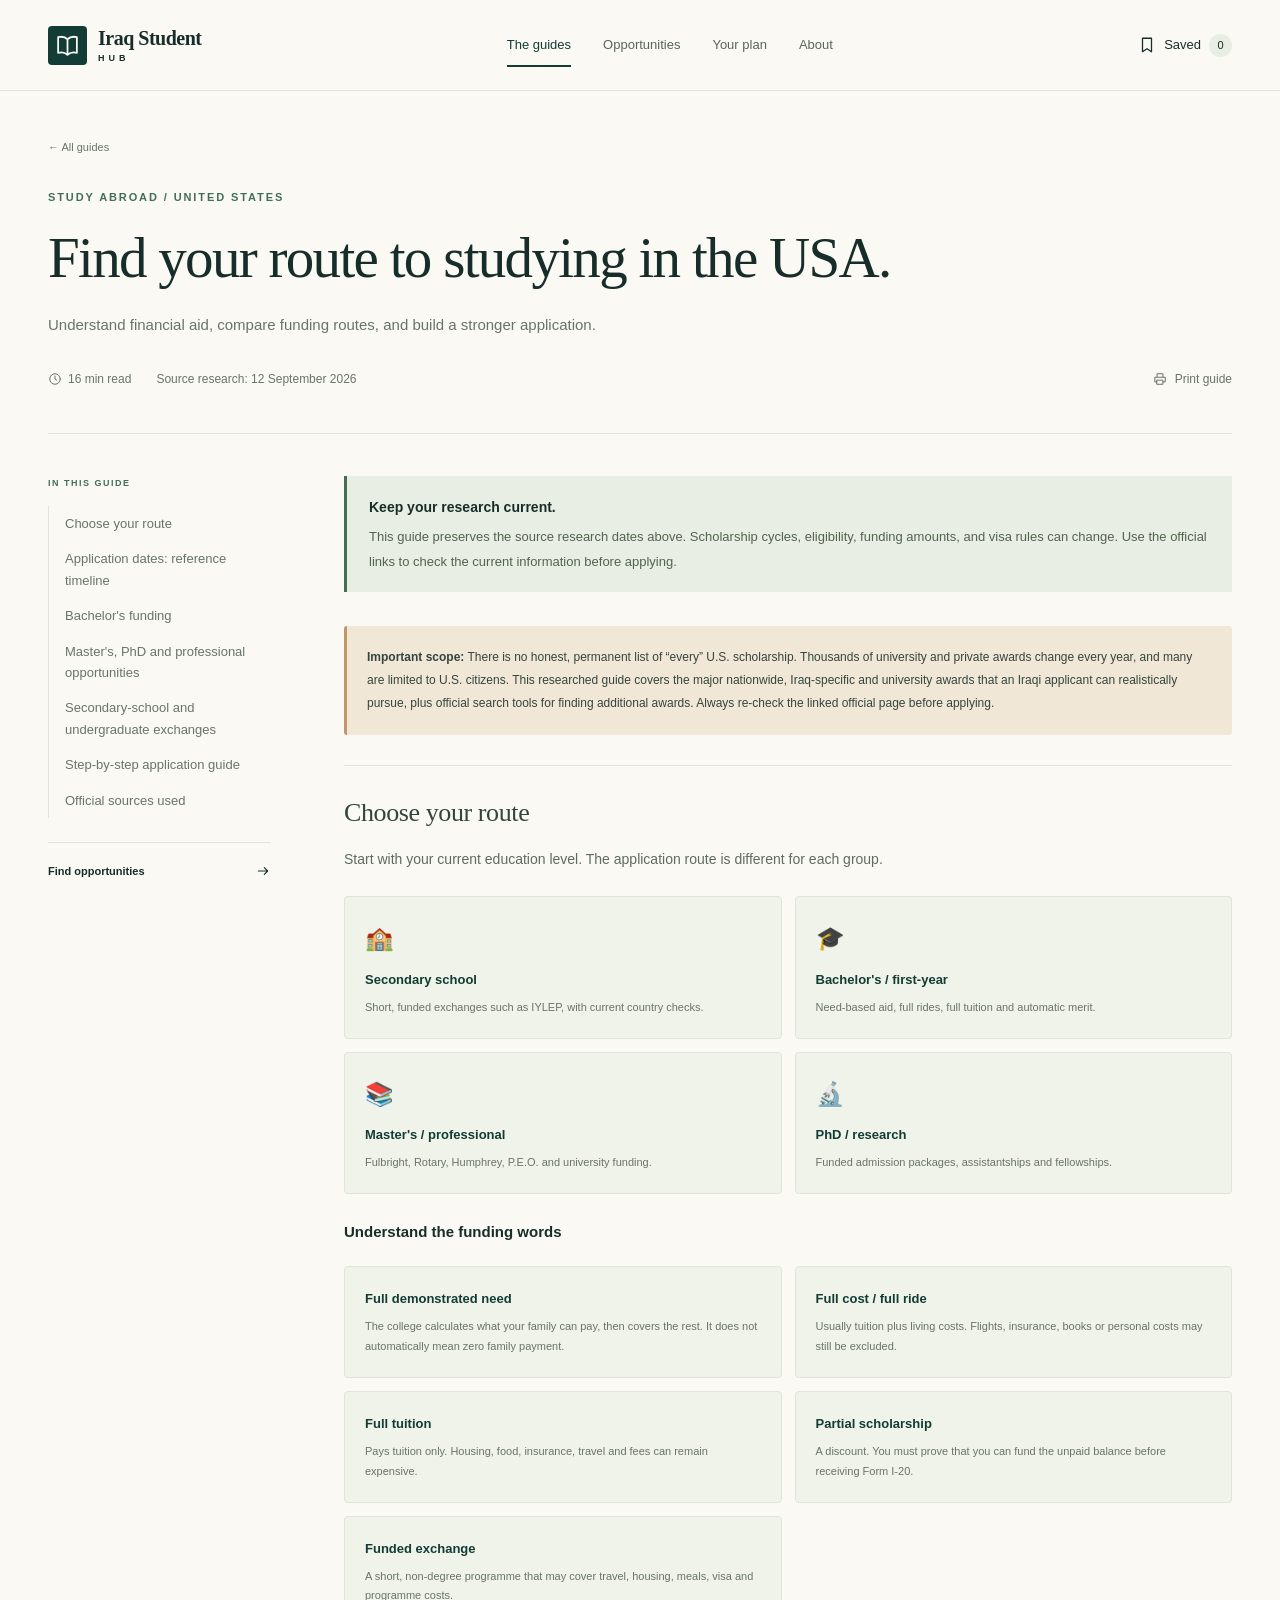
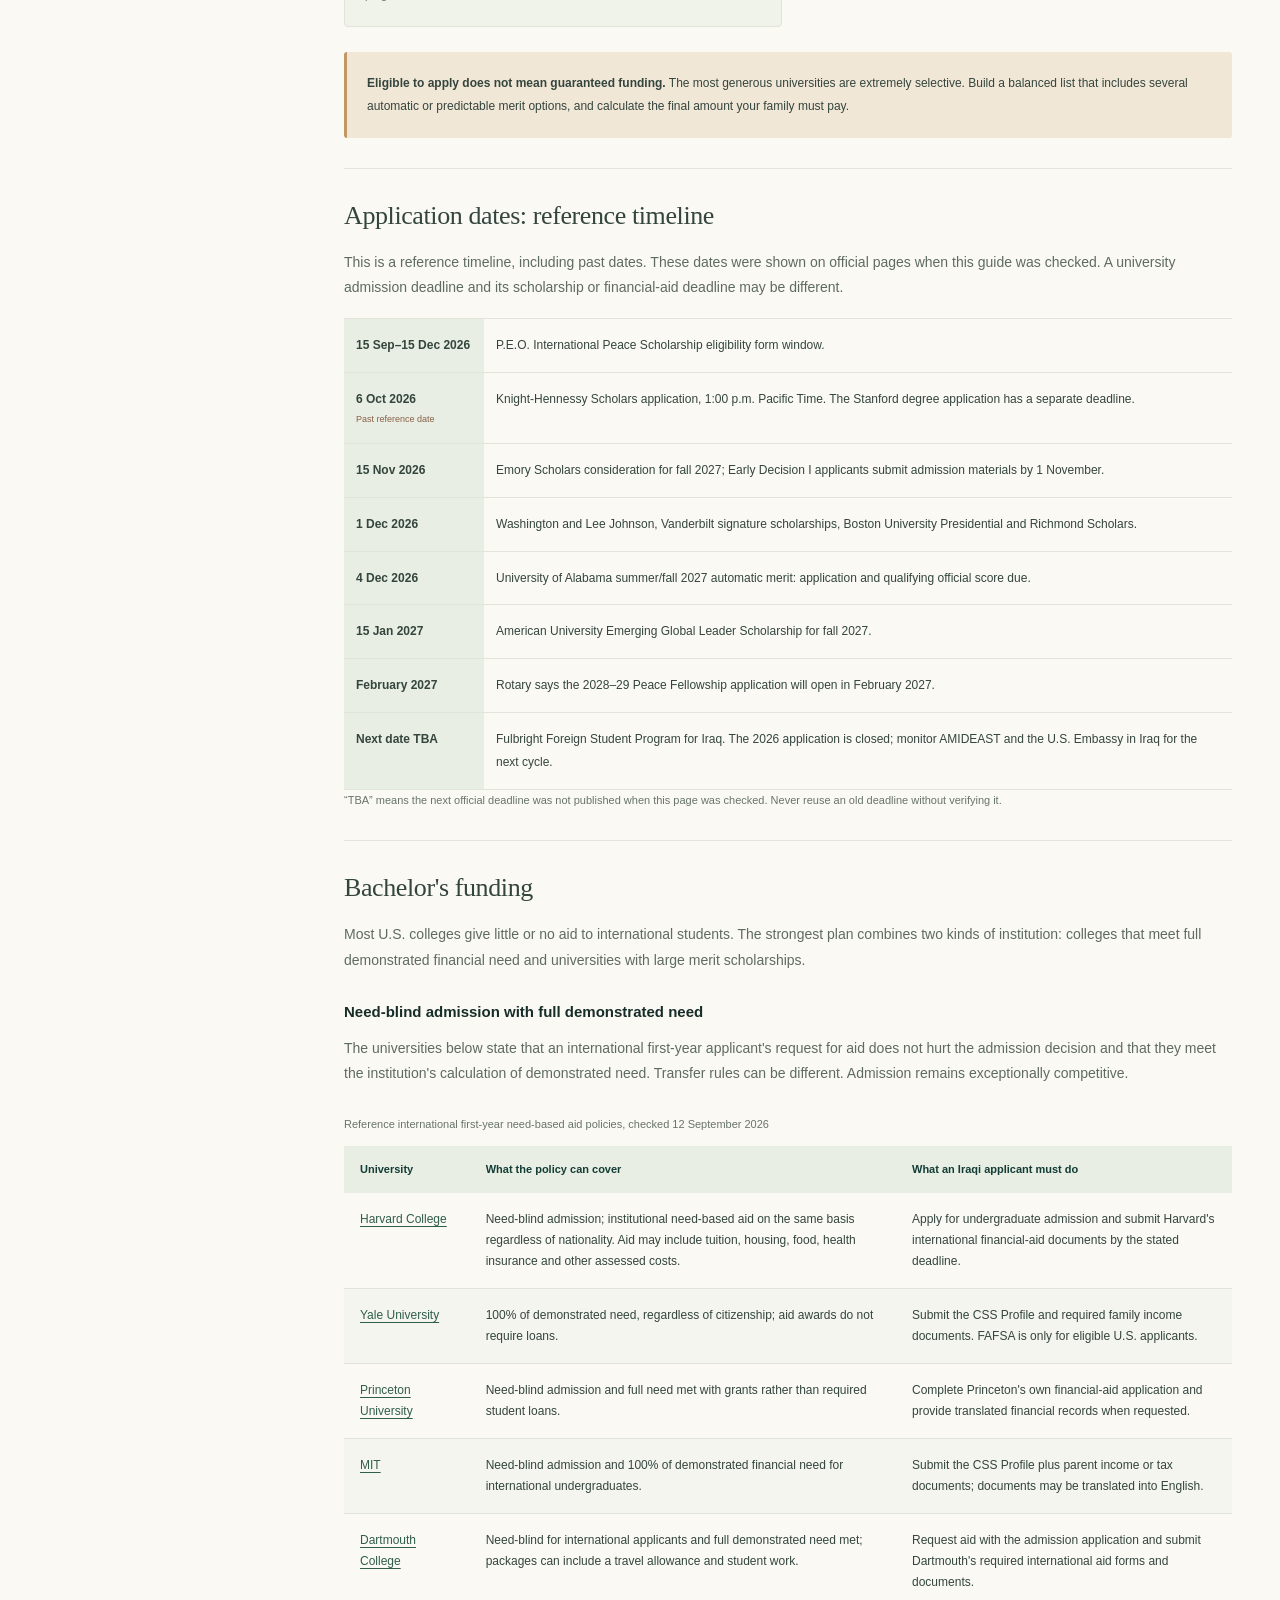
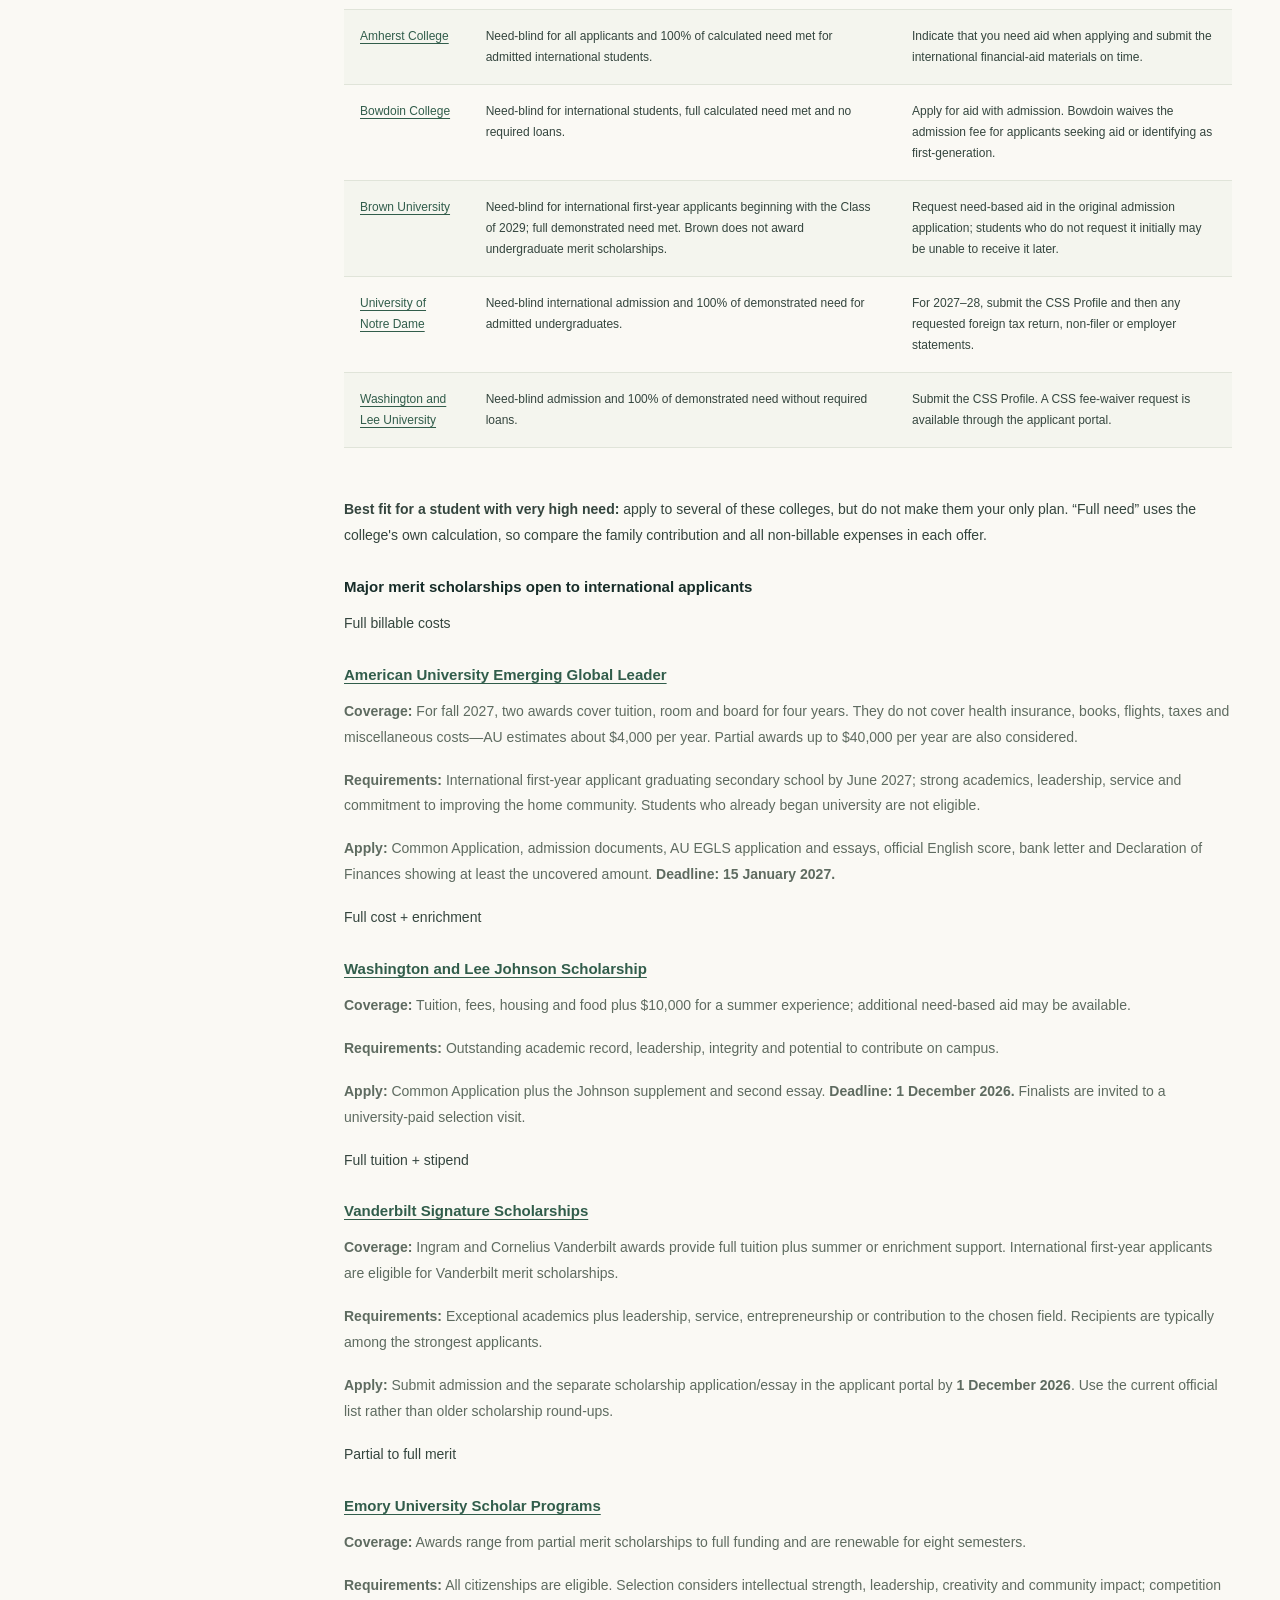
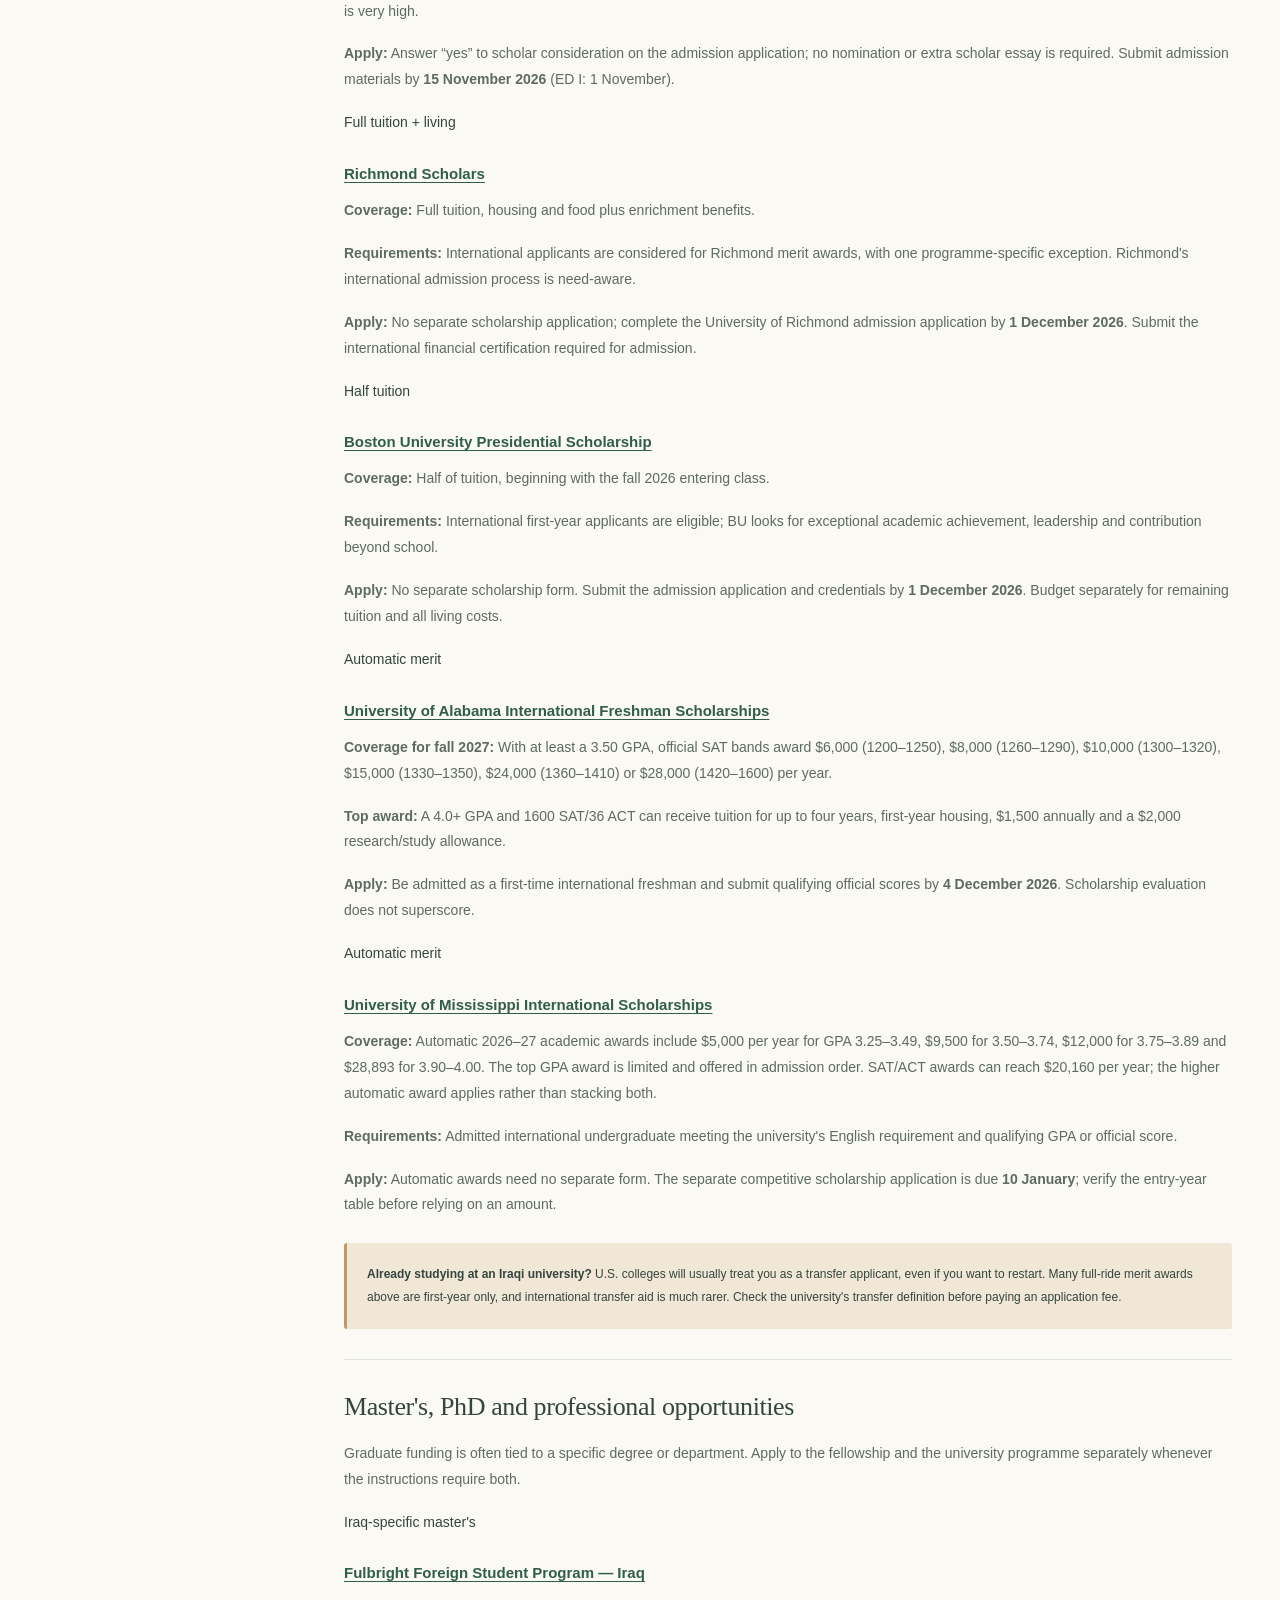
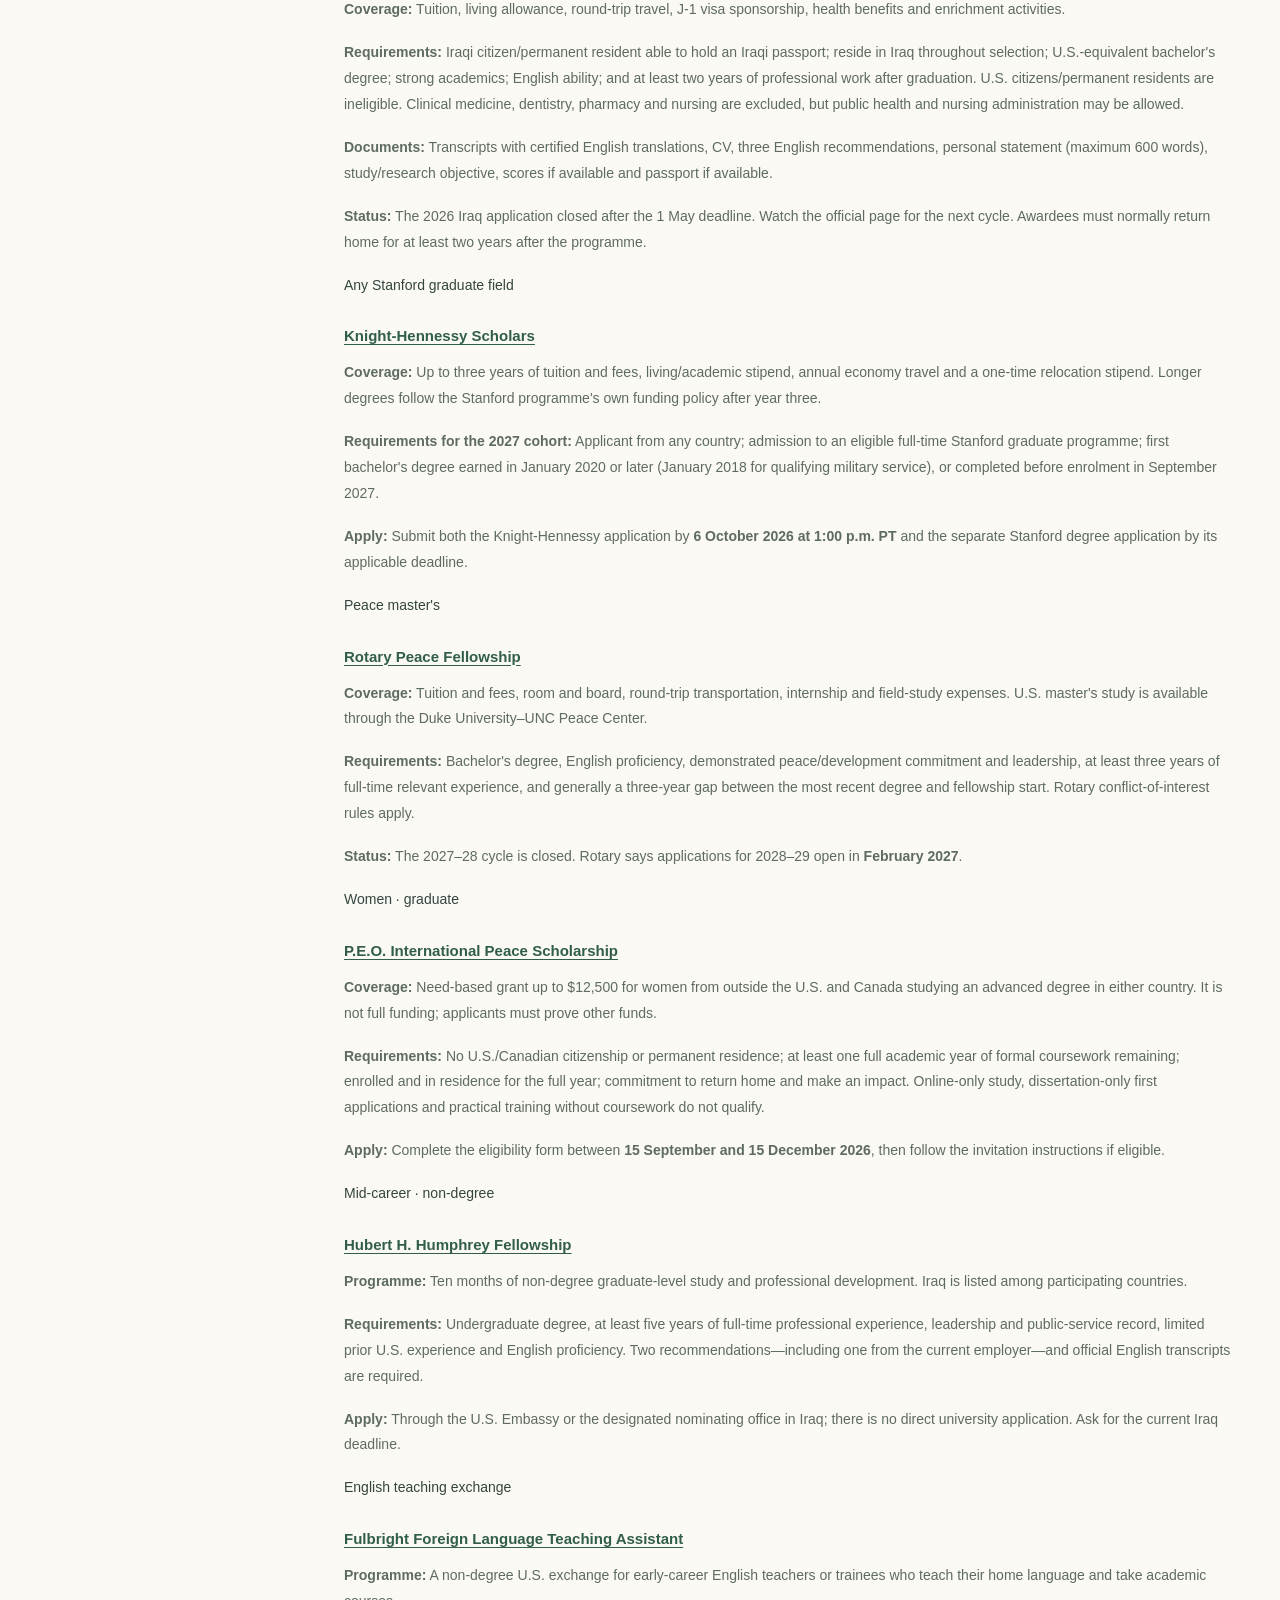
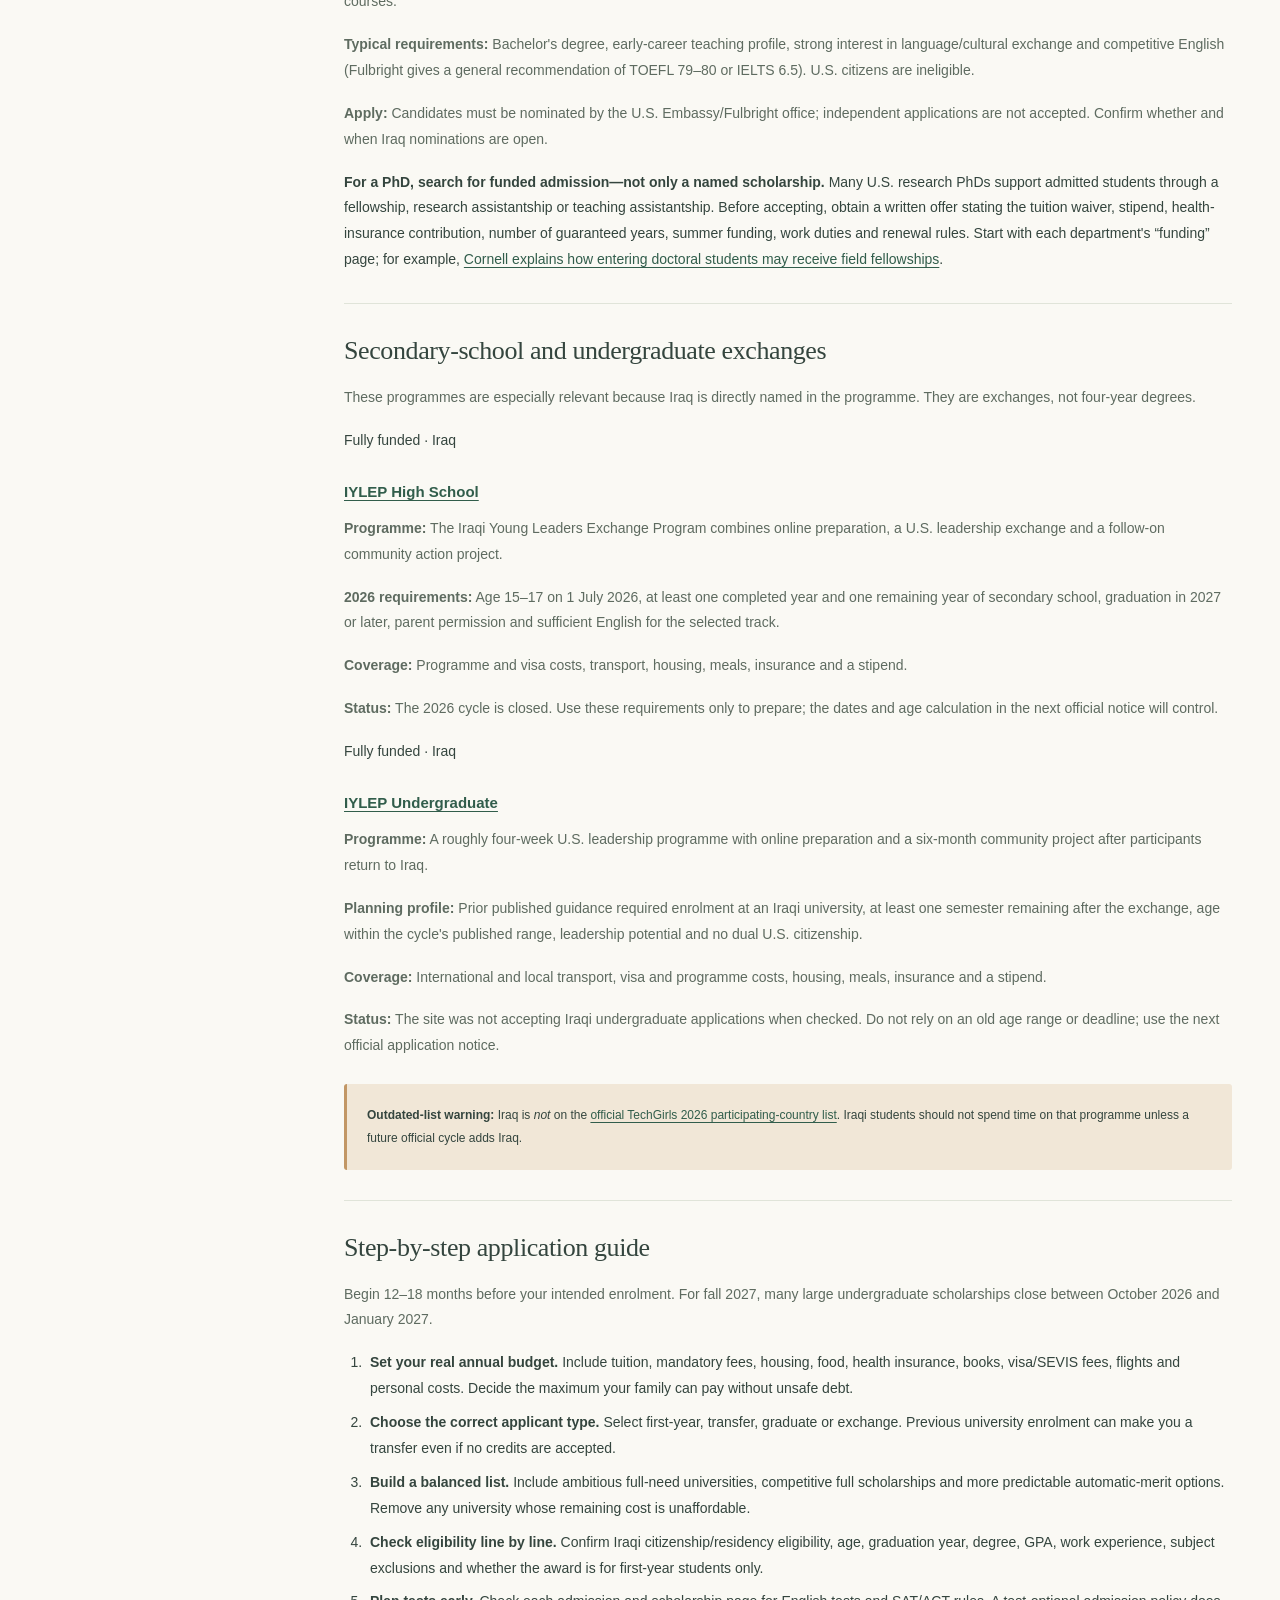
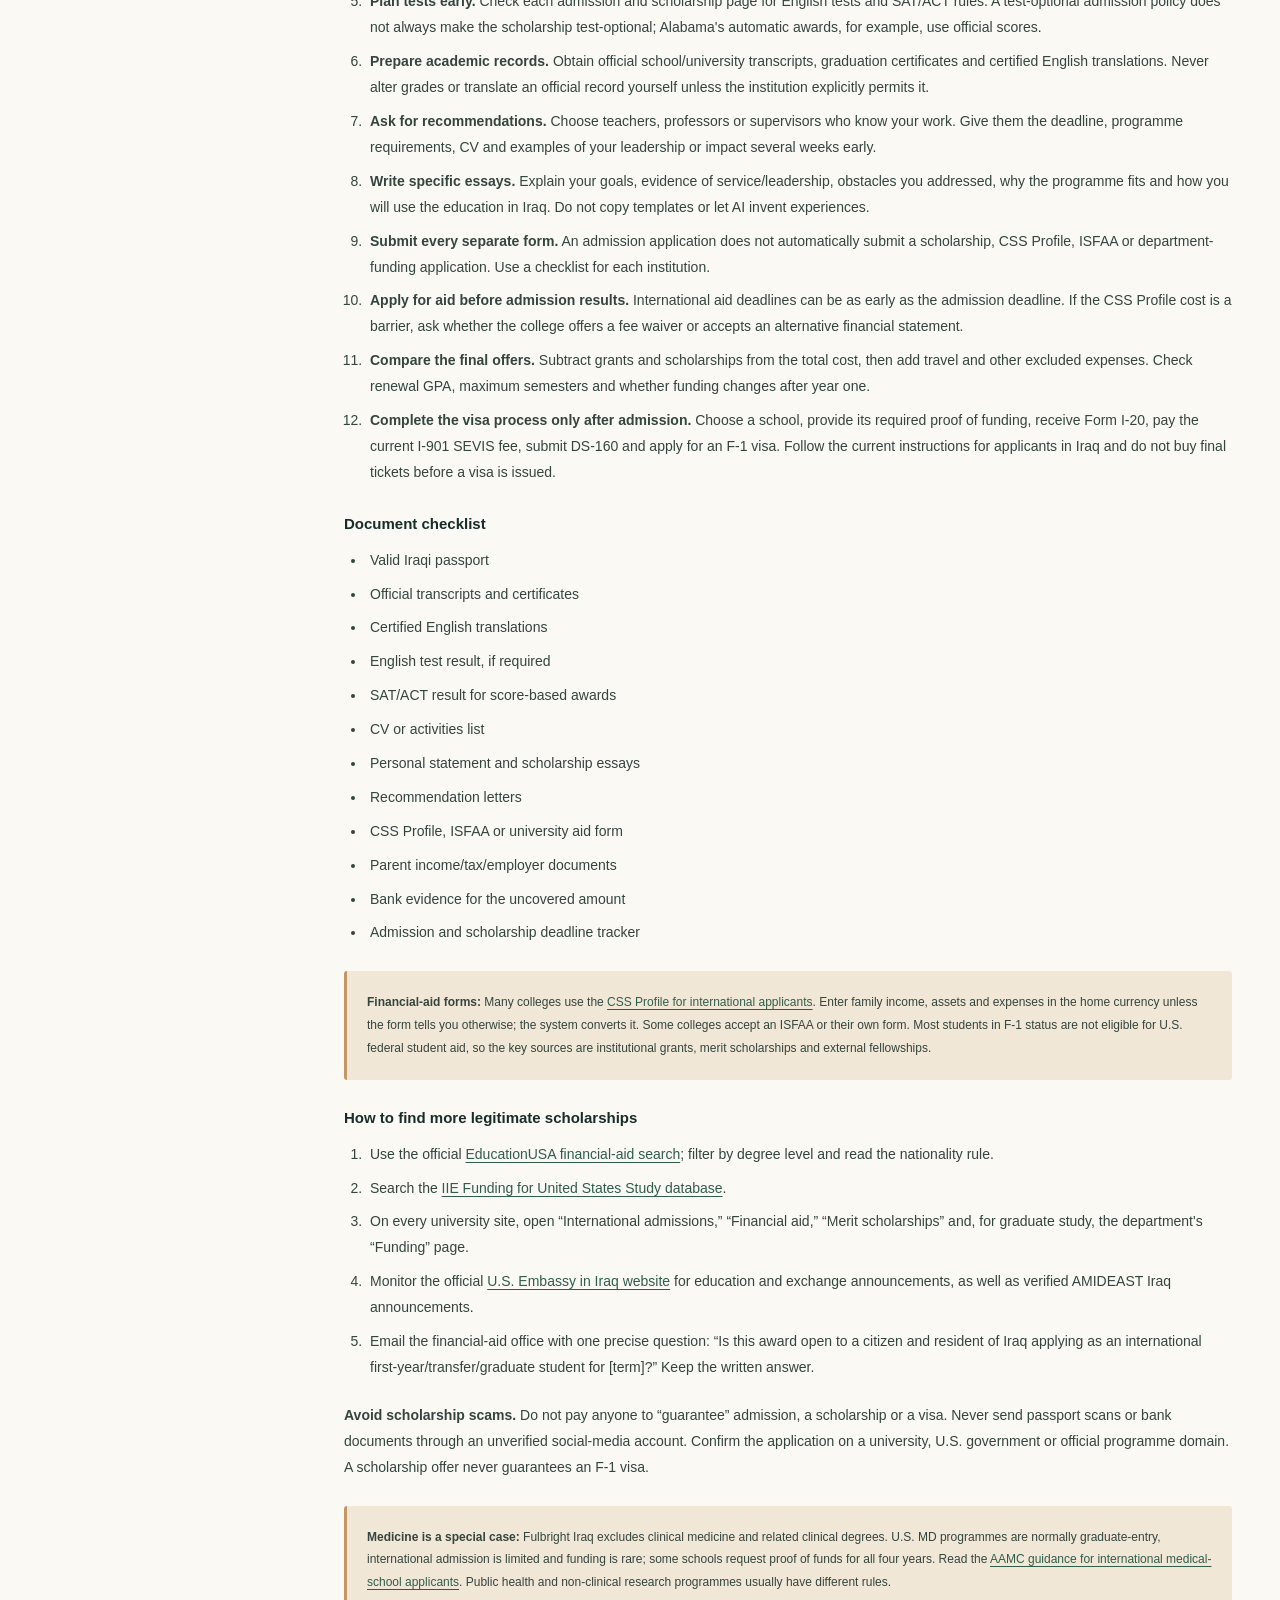
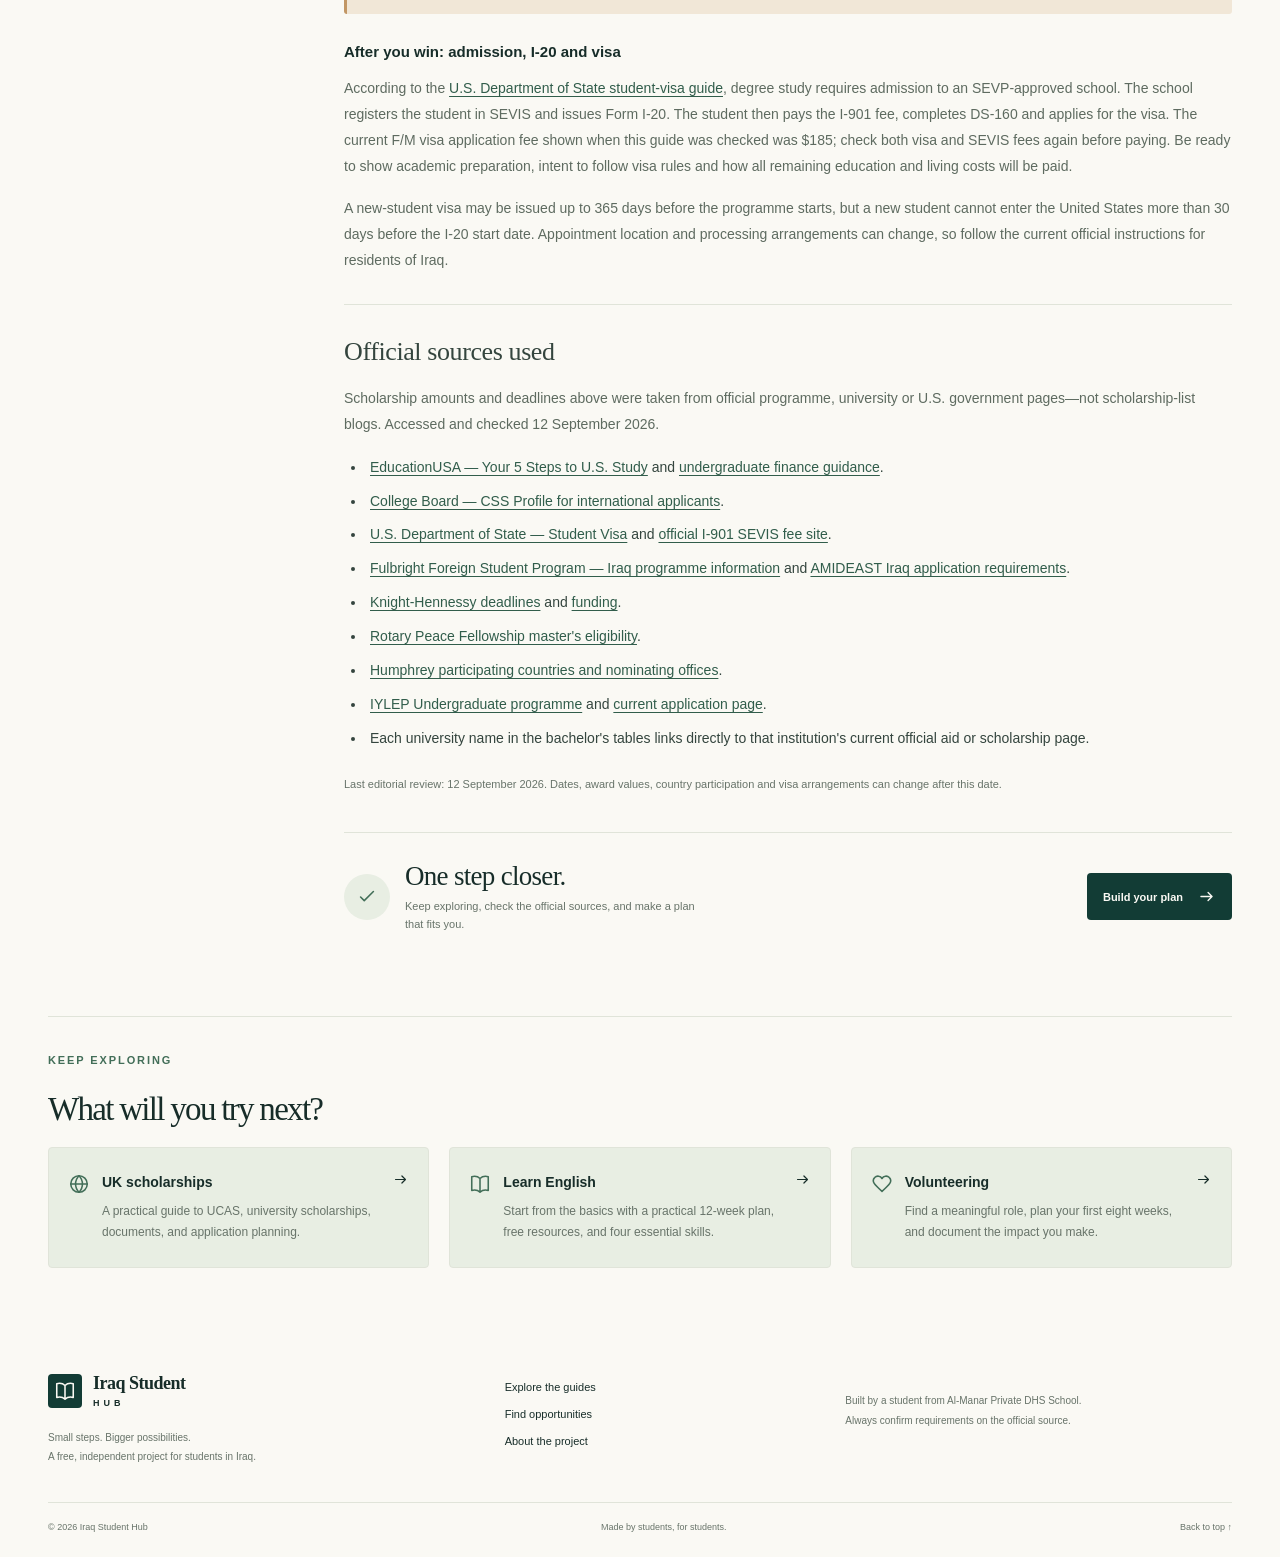
<file: usa-scholarships.html>
<!doctype html>
<html lang="en"><head><meta charset="UTF-8"><meta name="viewport" content="width=device-width, initial-scale=1"><meta name="description" content="Understand financial aid, compare funding routes, and build a stronger application."><meta name="theme-color" content="#123c35"><title>USA scholarships · Iraq Student Hub</title><link rel="icon" href="assets/favicon.svg" type="image/svg+xml"><link rel="stylesheet" href="assets/styles.css"><script src="assets/app.js" defer></script></head><body id="top"><a class="skip-link" href="#main">Skip to content</a>
    <header class="site-header"><div class="header-inner">
      <a class="brand" href="index.html" aria-label="Iraq Student Hub home"><span class="brand-mark"><svg class="icon " viewBox="0 0 24 24" fill="none" stroke="currentColor" stroke-width="1.7" stroke-linecap="round" stroke-linejoin="round" aria-hidden="true"><path d="M12 6v14M3 4c4-1 7 0 9 2 2-2 5-3 9-2v15c-4-1-7 0-9 2-2-2-5-3-9-2Z"/></svg></span><span>Iraq Student<span class="brand-sub">HUB</span></span></a>
      <button class="menu-toggle" type="button" aria-expanded="false" aria-controls="primary-nav" aria-label="Open navigation"><svg class="icon " viewBox="0 0 24 24" fill="none" stroke="currentColor" stroke-width="1.7" stroke-linecap="round" stroke-linejoin="round" aria-hidden="true"><path d="M4 6h16M4 12h16M4 18h16"/></svg></button>
      <nav id="primary-nav" class="primary-nav" aria-label="Main navigation">
        <a href="index.html#guides" aria-current="page">The guides</a>
        <a href="opportunities.html" >Opportunities</a>
        <a href="index.html#plan">Your plan</a>
        <a href="index.html#about">About</a>
      </nav>
      <a class="header-action" href="opportunities.html#saved"><svg class="icon " viewBox="0 0 24 24" fill="none" stroke="currentColor" stroke-width="1.7" stroke-linecap="round" stroke-linejoin="round" aria-hidden="true"><path d="M6 3h12v18l-6-4-6 4Z"/></svg><span>Saved<span class="saved-count" data-saved-count>0</span></span></a>
    </div></header><div class="reading-progress" aria-hidden="true"><div></div></div><main id="main"><section class="guide-hero container"><a class="breadcrumb" href="index.html#guides">← All guides</a><div class="eyebrow">STUDY ABROAD / UNITED STATES</div><h1>Find your route to studying in the USA.</h1><p>Understand financial aid, compare funding routes, and build a stronger application.</p><div class="guide-meta"><span><svg class="icon " viewBox="0 0 24 24" fill="none" stroke="currentColor" stroke-width="1.7" stroke-linecap="round" stroke-linejoin="round" aria-hidden="true"><circle cx="12" cy="12" r="9"/><path d="M12 7v5l3 2"/></svg> 16 min read</span><span>Source research: 12 September 2026</span><button type="button" class="quiet-button" data-print><svg class="icon " viewBox="0 0 24 24" fill="none" stroke="currentColor" stroke-width="1.7" stroke-linecap="round" stroke-linejoin="round" aria-hidden="true"><path d="M7 8V3h10v5M7 17H3V9h18v8h-4M7 14h10v7H7Z"/></svg> Print guide</button></div></section><div class="container reading-layout"><aside class="contents-panel"><div class="small-caps">IN THIS GUIDE</div><nav aria-label="Guide contents"><a href="#choose-your-route">Choose your route</a><a href="#upcoming-dates-to-watch">Application dates: reference timeline</a><a href="#bachelor-s-funding">Bachelor&#x27;s funding</a><a href="#master-s-phd-and-professional-opportunities">Master&#x27;s, PhD and professional opportunities</a><a href="#secondary-school-and-undergraduate-exchanges">Secondary-school and undergraduate exchanges</a><a href="#step-by-step-application-guide">Step-by-step application guide</a><a href="#usa-sources-title">Official sources used</a></nav><a class="contents-action" href="opportunities.html">Find opportunities <svg class="icon " viewBox="0 0 24 24" fill="none" stroke="currentColor" stroke-width="1.7" stroke-linecap="round" stroke-linejoin="round" aria-hidden="true"><path d="M5 12h14m-5-5 5 5-5 5"/></svg></a></aside><article class="reading-article"><div class="reading-note"><strong>Keep your research current.</strong> This guide preserves the source research dates above. Scholarship cycles, eligibility, funding amounts, and visa rules can change. Use the official links to check the current information before applying.</div><div class="guide-body"><section class="usa-section" id="usa-scholarships">
      <div class="usa-shell">

        <div class="usa-scope">
          <strong>Important scope:</strong> There is no honest, permanent list
          of “every” U.S. scholarship. Thousands of university and private
          awards change every year, and many are limited to U.S. citizens.
          This researched guide covers the major nationwide, Iraq-specific and
          university awards that an Iraqi applicant can realistically pursue,
          plus official search tools for finding additional awards. Always
          re-check the linked official page before applying.
        </div>

        <section class="usa-block" id="usa-start">
          <h2 id="choose-your-route">Choose your route</h2>
          <p>Start with your current education level. The application route is different for each group.</p>

          <div class="usa-route-grid">
            <a class="usa-route-card" href="#usa-exchanges">
              <span>🏫</span>
              <strong>Secondary school</strong>
              <small>Short, funded exchanges such as IYLEP, with current country checks.</small>
            </a>

            <a class="usa-route-card" href="#usa-bachelors">
              <span>🎓</span>
              <strong>Bachelor's / first-year</strong>
              <small>Need-based aid, full rides, full tuition and automatic merit.</small>
            </a>

            <a class="usa-route-card" href="#usa-graduate">
              <span>📚</span>
              <strong>Master's / professional</strong>
              <small>Fulbright, Rotary, Humphrey, P.E.O. and university funding.</small>
            </a>

            <a class="usa-route-card" href="#usa-phd">
              <span>🔬</span>
              <strong>PhD / research</strong>
              <small>Funded admission packages, assistantships and fellowships.</small>
            </a>
          </div>

          <h3 id="understand-the-funding-words">Understand the funding words</h3>
          <div class="usa-funding-grid">
            <div class="usa-funding-card">
              <strong>Full demonstrated need</strong>
              <small>The college calculates what your family can pay, then covers the rest. It does not automatically mean zero family payment.</small>
            </div>
            <div class="usa-funding-card">
              <strong>Full cost / full ride</strong>
              <small>Usually tuition plus living costs. Flights, insurance, books or personal costs may still be excluded.</small>
            </div>
            <div class="usa-funding-card">
              <strong>Full tuition</strong>
              <small>Pays tuition only. Housing, food, insurance, travel and fees can remain expensive.</small>
            </div>
            <div class="usa-funding-card">
              <strong>Partial scholarship</strong>
              <small>A discount. You must prove that you can fund the unpaid balance before receiving Form I-20.</small>
            </div>
            <div class="usa-funding-card">
              <strong>Funded exchange</strong>
              <small>A short, non-degree programme that may cover travel, housing, meals, visa and programme costs.</small>
            </div>
          </div>

          <div class="usa-alert">
            <strong>Eligible to apply does not mean guaranteed funding.</strong>
            The most generous universities are extremely selective. Build a
            balanced list that includes several automatic or predictable merit
            options, and calculate the final amount your family must pay.
          </div>
        </section>

        <section class="usa-block" id="usa-deadlines">
          <h2 id="upcoming-dates-to-watch">Application dates: reference timeline</h2>
          <p>
            This is a reference timeline, including past dates. These dates were shown on official pages when this guide was
            checked. A university admission deadline and its scholarship or
            financial-aid deadline may be different.
          </p>

          <div class="usa-deadlines">
            <div class="usa-date">15 Sep–15 Dec 2026</div>
            <div class="usa-deadline-item">P.E.O. International Peace Scholarship eligibility form window.</div>

            <div class="usa-date past-date">6 Oct 2026</div>
            <div class="usa-deadline-item">Knight-Hennessy Scholars application, 1:00 p.m. Pacific Time. The Stanford degree application has a separate deadline.</div>

            <div class="usa-date">15 Nov 2026</div>
            <div class="usa-deadline-item">Emory Scholars consideration for fall 2027; Early Decision I applicants submit admission materials by 1 November.</div>

            <div class="usa-date">1 Dec 2026</div>
            <div class="usa-deadline-item">Washington and Lee Johnson, Vanderbilt signature scholarships, Boston University Presidential and Richmond Scholars.</div>

            <div class="usa-date">4 Dec 2026</div>
            <div class="usa-deadline-item">University of Alabama summer/fall 2027 automatic merit: application and qualifying official score due.</div>

            <div class="usa-date">15 Jan 2027</div>
            <div class="usa-deadline-item">American University Emerging Global Leader Scholarship for fall 2027.</div>

            <div class="usa-date">February 2027</div>
            <div class="usa-deadline-item">Rotary says the 2028–29 Peace Fellowship application will open in February 2027.</div>

            <div class="usa-date">Next date TBA</div>
            <div class="usa-deadline-item">Fulbright Foreign Student Program for Iraq. The 2026 application is closed; monitor AMIDEAST and the U.S. Embassy in Iraq for the next cycle.</div>
          </div>

          <p class="usa-small">
            “TBA” means the next official deadline was not published when this
            page was checked. Never reuse an old deadline without verifying it.
          </p>
        </section>

        <section class="usa-block" id="usa-bachelors">
          <h2 id="bachelor-s-funding">Bachelor's funding</h2>
          <p>
            Most U.S. colleges give little or no aid to international students.
            The strongest plan combines two kinds of institution: colleges that
            meet full demonstrated financial need and universities with large
            merit scholarships.
          </p>

          <h3 id="need-blind-admission-with-full-demonstrated-need">Need-blind admission with full demonstrated need</h3>
          <p>
            The universities below state that an international first-year
            applicant's request for aid does not hurt the admission decision and
            that they meet the institution's calculation of demonstrated need.
            Transfer rules can be different. Admission remains exceptionally
            competitive.
          </p>

          <div class="usa-table-wrap">
            <table class="usa-table">
              <caption class="usa-small">Reference international first-year need-based aid policies, checked 12 September 2026</caption>
              <thead>
                <tr>
                  <th scope="col">University</th>
                  <th scope="col">What the policy can cover</th>
                  <th scope="col">What an Iraqi applicant must do</th>
                </tr>
              </thead>
              <tbody>
                <tr>
                  <td><a href="https://college.harvard.edu/financial-aid" target="_blank" rel="noopener noreferrer">Harvard College</a></td>
                  <td>Need-blind admission; institutional need-based aid on the same basis regardless of nationality. Aid may include tuition, housing, food, health insurance and other assessed costs.</td>
                  <td>Apply for undergraduate admission and submit Harvard's international financial-aid documents by the stated deadline.</td>
                </tr>
                <tr>
                  <td><a href="https://admissions.yale.edu/financial-aid-international-applicants" target="_blank" rel="noopener noreferrer">Yale University</a></td>
                  <td>100% of demonstrated need, regardless of citizenship; aid awards do not require loans.</td>
                  <td>Submit the CSS Profile and required family income documents. FAFSA is only for eligible U.S. applicants.</td>
                </tr>
                <tr>
                  <td><a href="https://admission.princeton.edu/cost-aid" target="_blank" rel="noopener noreferrer">Princeton University</a></td>
                  <td>Need-blind admission and full need met with grants rather than required student loans.</td>
                  <td>Complete Princeton's own financial-aid application and provide translated financial records when requested.</td>
                </tr>
                <tr>
                  <td><a href="https://sfs.mit.edu/undergraduate-students/apply-for-aid/international/" target="_blank" rel="noopener noreferrer">MIT</a></td>
                  <td>Need-blind admission and 100% of demonstrated financial need for international undergraduates.</td>
                  <td>Submit the CSS Profile plus parent income or tax documents; documents may be translated into English.</td>
                </tr>
                <tr>
                  <td><a href="https://financialaid.dartmouth.edu/apply-aid/international-students" target="_blank" rel="noopener noreferrer">Dartmouth College</a></td>
                  <td>Need-blind for international applicants and full demonstrated need met; packages can include a travel allowance and student work.</td>
                  <td>Request aid with the admission application and submit Dartmouth's required international aid forms and documents.</td>
                </tr>
                <tr>
                  <td><a href="https://www.amherst.edu/admission/apply/international" target="_blank" rel="noopener noreferrer">Amherst College</a></td>
                  <td>Need-blind for all applicants and 100% of calculated need met for admitted international students.</td>
                  <td>Indicate that you need aid when applying and submit the international financial-aid materials on time.</td>
                </tr>
                <tr>
                  <td><a href="https://www.bowdoin.edu/student-aid/" target="_blank" rel="noopener noreferrer">Bowdoin College</a></td>
                  <td>Need-blind for international students, full calculated need met and no required loans.</td>
                  <td>Apply for aid with admission. Bowdoin waives the admission fee for applicants seeking aid or identifying as first-generation.</td>
                </tr>
                <tr>
                  <td><a href="https://admission.brown.edu/international/financial-aid" target="_blank" rel="noopener noreferrer">Brown University</a></td>
                  <td>Need-blind for international first-year applicants beginning with the Class of 2029; full demonstrated need met. Brown does not award undergraduate merit scholarships.</td>
                  <td>Request need-based aid in the original admission application; students who do not request it initially may be unable to receive it later.</td>
                </tr>
                <tr>
                  <td><a href="https://financialaid.nd.edu/apply-or-renew/international-students/" target="_blank" rel="noopener noreferrer">University of Notre Dame</a></td>
                  <td>Need-blind international admission and 100% of demonstrated need for admitted undergraduates.</td>
                  <td>For 2027–28, submit the CSS Profile and then any requested foreign tax return, non-filer or employer statements.</td>
                </tr>
                <tr>
                  <td><a href="https://www.wlu.edu/admissions/financial-aid/types-of-aid/international-student-aid" target="_blank" rel="noopener noreferrer">Washington and Lee University</a></td>
                  <td>Need-blind admission and 100% of demonstrated need without required loans.</td>
                  <td>Submit the CSS Profile. A CSS fee-waiver request is available through the applicant portal.</td>
                </tr>
              </tbody>
            </table>
          </div>

          <div class="usa-tip">
            <strong>Best fit for a student with very high need:</strong> apply
            to several of these colleges, but do not make them your only plan.
            “Full need” uses the college's own calculation, so compare the
            family contribution and all non-billable expenses in each offer.
          </div>

          <h3 id="major-merit-scholarships-open-to-international-applicants">Major merit scholarships open to international applicants</h3>
          <div class="usa-award-grid">
            <article class="usa-award-card">
              <span class="usa-tag full">Full billable costs</span>
              <h3 id="american-university-emerging-global-leader"><a href="https://www.american.edu/admissions/international/au-egls-apply.cfm" target="_blank" rel="noopener noreferrer">American University Emerging Global Leader</a></h3>
              <p><strong>Coverage:</strong> For fall 2027, two awards cover tuition, room and board for four years. They do not cover health insurance, books, flights, taxes and miscellaneous costs—AU estimates about $4,000 per year. Partial awards up to $40,000 per year are also considered.</p>
              <p><strong>Requirements:</strong> International first-year applicant graduating secondary school by June 2027; strong academics, leadership, service and commitment to improving the home community. Students who already began university are not eligible.</p>
              <p><strong>Apply:</strong> Common Application, admission documents, AU EGLS application and essays, official English score, bank letter and Declaration of Finances showing at least the uncovered amount. <strong>Deadline: 15 January 2027.</strong></p>
            </article>

            <article class="usa-award-card">
              <span class="usa-tag full">Full cost + enrichment</span>
              <h3 id="washington-and-lee-johnson-scholarship"><a href="https://www.wlu.edu/admissions/the-johnson-scholarship" target="_blank" rel="noopener noreferrer">Washington and Lee Johnson Scholarship</a></h3>
              <p><strong>Coverage:</strong> Tuition, fees, housing and food plus $10,000 for a summer experience; additional need-based aid may be available.</p>
              <p><strong>Requirements:</strong> Outstanding academic record, leadership, integrity and potential to contribute on campus.</p>
              <p><strong>Apply:</strong> Common Application plus the Johnson supplement and second essay. <strong>Deadline: 1 December 2026.</strong> Finalists are invited to a university-paid selection visit.</p>
            </article>

            <article class="usa-award-card">
              <span class="usa-tag full">Full tuition + stipend</span>
              <h3 id="vanderbilt-signature-scholarships"><a href="https://www.vanderbilt.edu/scholarships/" target="_blank" rel="noopener noreferrer">Vanderbilt Signature Scholarships</a></h3>
              <p><strong>Coverage:</strong> Ingram and Cornelius Vanderbilt awards provide full tuition plus summer or enrichment support. International first-year applicants are eligible for Vanderbilt merit scholarships.</p>
              <p><strong>Requirements:</strong> Exceptional academics plus leadership, service, entrepreneurship or contribution to the chosen field. Recipients are typically among the strongest applicants.</p>
              <p><strong>Apply:</strong> Submit admission and the separate scholarship application/essay in the applicant portal by <strong>1 December 2026</strong>. Use the current official list rather than older scholarship round-ups.</p>
            </article>

            <article class="usa-award-card">
              <span class="usa-tag full">Partial to full merit</span>
              <h3 id="emory-university-scholar-programs"><a href="https://apply.emory.edu/financial-aid/scholar-program.html" target="_blank" rel="noopener noreferrer">Emory University Scholar Programs</a></h3>
              <p><strong>Coverage:</strong> Awards range from partial merit scholarships to full funding and are renewable for eight semesters.</p>
              <p><strong>Requirements:</strong> All citizenships are eligible. Selection considers intellectual strength, leadership, creativity and community impact; competition is very high.</p>
              <p><strong>Apply:</strong> Answer “yes” to scholar consideration on the admission application; no nomination or extra scholar essay is required. Submit admission materials by <strong>15 November 2026</strong> (ED I: 1 November).</p>
            </article>

            <article class="usa-award-card">
              <span class="usa-tag full">Full tuition + living</span>
              <h3 id="richmond-scholars"><a href="https://financialaid.richmond.edu/types-of-aid/merit-based/index.html" target="_blank" rel="noopener noreferrer">Richmond Scholars</a></h3>
              <p><strong>Coverage:</strong> Full tuition, housing and food plus enrichment benefits.</p>
              <p><strong>Requirements:</strong> International applicants are considered for Richmond merit awards, with one programme-specific exception. Richmond's international admission process is need-aware.</p>
              <p><strong>Apply:</strong> No separate scholarship application; complete the University of Richmond admission application by <strong>1 December 2026</strong>. Submit the international financial certification required for admission.</p>
            </article>

            <article class="usa-award-card">
              <span class="usa-tag partial">Half tuition</span>
              <h3 id="boston-university-presidential-scholarship"><a href="https://www.bu.edu/admissions/tuition-aid/scholarships-financial-aid/first-year-merit/" target="_blank" rel="noopener noreferrer">Boston University Presidential Scholarship</a></h3>
              <p><strong>Coverage:</strong> Half of tuition, beginning with the fall 2026 entering class.</p>
              <p><strong>Requirements:</strong> International first-year applicants are eligible; BU looks for exceptional academic achievement, leadership and contribution beyond school.</p>
              <p><strong>Apply:</strong> No separate scholarship form. Submit the admission application and credentials by <strong>1 December 2026</strong>. Budget separately for remaining tuition and all living costs.</p>
            </article>

            <article class="usa-award-card">
              <span class="usa-tag partial">Automatic merit</span>
              <h3 id="university-of-alabama-international-freshman-scholarships"><a href="https://afford.ua.edu/scholarships/oos-international-freshman/" target="_blank" rel="noopener noreferrer">University of Alabama International Freshman Scholarships</a></h3>
              <p><strong>Coverage for fall 2027:</strong> With at least a 3.50 GPA, official SAT bands award $6,000 (1200–1250), $8,000 (1260–1290), $10,000 (1300–1320), $15,000 (1330–1350), $24,000 (1360–1410) or $28,000 (1420–1600) per year.</p>
              <p><strong>Top award:</strong> A 4.0+ GPA and 1600 SAT/36 ACT can receive tuition for up to four years, first-year housing, $1,500 annually and a $2,000 research/study allowance.</p>
              <p><strong>Apply:</strong> Be admitted as a first-time international freshman and submit qualifying official scores by <strong>4 December 2026</strong>. Scholarship evaluation does not superscore.</p>
            </article>

            <article class="usa-award-card">
              <span class="usa-tag partial">Automatic merit</span>
              <h3 id="university-of-mississippi-international-scholarships"><a href="https://olemiss.edu/global/international-students-oge/scholarships-international-students/" target="_blank" rel="noopener noreferrer">University of Mississippi International Scholarships</a></h3>
              <p><strong>Coverage:</strong> Automatic 2026–27 academic awards include $5,000 per year for GPA 3.25–3.49, $9,500 for 3.50–3.74, $12,000 for 3.75–3.89 and $28,893 for 3.90–4.00. The top GPA award is limited and offered in admission order. SAT/ACT awards can reach $20,160 per year; the higher automatic award applies rather than stacking both.</p>
              <p><strong>Requirements:</strong> Admitted international undergraduate meeting the university's English requirement and qualifying GPA or official score.</p>
              <p><strong>Apply:</strong> Automatic awards need no separate form. The separate competitive scholarship application is due <strong>10 January</strong>; verify the entry-year table before relying on an amount.</p>
            </article>
          </div>

          <div class="usa-alert">
            <strong>Already studying at an Iraqi university?</strong> U.S.
            colleges will usually treat you as a transfer applicant, even if you
            want to restart. Many full-ride merit awards above are first-year
            only, and international transfer aid is much rarer. Check the
            university's transfer definition before paying an application fee.
          </div>
        </section>

        <section class="usa-block" id="usa-graduate">
          <h2 id="master-s-phd-and-professional-opportunities">Master's, PhD and professional opportunities</h2>
          <p>
            Graduate funding is often tied to a specific degree or department.
            Apply to the fellowship and the university programme separately
            whenever the instructions require both.
          </p>

          <div class="usa-award-grid">
            <article class="usa-award-card">
              <span class="usa-tag full">Iraq-specific master's</span>
              <h3 id="fulbright-foreign-student-program-iraq"><a href="https://www.amideast.org/our-work/find-a-scholarship/graduate-study/fulbright/how-to-apply/fulbright-foreign-student-program-for-iraq" target="_blank" rel="noopener noreferrer">Fulbright Foreign Student Program — Iraq</a></h3>
              <p><strong>Coverage:</strong> Tuition, living allowance, round-trip travel, J-1 visa sponsorship, health benefits and enrichment activities.</p>
              <p><strong>Requirements:</strong> Iraqi citizen/permanent resident able to hold an Iraqi passport; reside in Iraq throughout selection; U.S.-equivalent bachelor's degree; strong academics; English ability; and at least two years of professional work after graduation. U.S. citizens/permanent residents are ineligible. Clinical medicine, dentistry, pharmacy and nursing are excluded, but public health and nursing administration may be allowed.</p>
              <p><strong>Documents:</strong> Transcripts with certified English translations, CV, three English recommendations, personal statement (maximum 600 words), study/research objective, scores if available and passport if available.</p>
              <p><strong>Status:</strong> The 2026 Iraq application closed after the 1 May deadline. Watch the official page for the next cycle. Awardees must normally return home for at least two years after the programme.</p>
            </article>

            <article class="usa-award-card">
              <span class="usa-tag full">Any Stanford graduate field</span>
              <h3 id="knight-hennessy-scholars"><a href="https://knight-hennessy.stanford.edu/admission/before-you-apply/eligibility" target="_blank" rel="noopener noreferrer">Knight-Hennessy Scholars</a></h3>
              <p><strong>Coverage:</strong> Up to three years of tuition and fees, living/academic stipend, annual economy travel and a one-time relocation stipend. Longer degrees follow the Stanford programme's own funding policy after year three.</p>
              <p><strong>Requirements for the 2027 cohort:</strong> Applicant from any country; admission to an eligible full-time Stanford graduate programme; first bachelor's degree earned in January 2020 or later (January 2018 for qualifying military service), or completed before enrolment in September 2027.</p>
              <p><strong>Apply:</strong> Submit both the Knight-Hennessy application by <strong>6 October 2026 at 1:00 p.m. PT</strong> and the separate Stanford degree application by its applicable deadline.</p>
            </article>

            <article class="usa-award-card">
              <span class="usa-tag full">Peace master's</span>
              <h3 id="rotary-peace-fellowship"><a href="https://www.rotary.org/en/our-programs/peace-fellowships" target="_blank" rel="noopener noreferrer">Rotary Peace Fellowship</a></h3>
              <p><strong>Coverage:</strong> Tuition and fees, room and board, round-trip transportation, internship and field-study expenses. U.S. master's study is available through the Duke University–UNC Peace Center.</p>
              <p><strong>Requirements:</strong> Bachelor's degree, English proficiency, demonstrated peace/development commitment and leadership, at least three years of full-time relevant experience, and generally a three-year gap between the most recent degree and fellowship start. Rotary conflict-of-interest rules apply.</p>
              <p><strong>Status:</strong> The 2027–28 cycle is closed. Rotary says applications for 2028–29 open in <strong>February 2027</strong>.</p>
            </article>

            <article class="usa-award-card">
              <span class="usa-tag partial">Women · graduate</span>
              <h3 id="p-e-o-international-peace-scholarship"><a href="https://www.peointernational.org/educational-support/international-peace-scholarship-fund/eligibility-and-application-process/" target="_blank" rel="noopener noreferrer">P.E.O. International Peace Scholarship</a></h3>
              <p><strong>Coverage:</strong> Need-based grant up to $12,500 for women from outside the U.S. and Canada studying an advanced degree in either country. It is not full funding; applicants must prove other funds.</p>
              <p><strong>Requirements:</strong> No U.S./Canadian citizenship or permanent residence; at least one full academic year of formal coursework remaining; enrolled and in residence for the full year; commitment to return home and make an impact. Online-only study, dissertation-only first applications and practical training without coursework do not qualify.</p>
              <p><strong>Apply:</strong> Complete the eligibility form between <strong>15 September and 15 December 2026</strong>, then follow the invitation instructions if eligible.</p>
            </article>

            <article class="usa-award-card">
              <span class="usa-tag full">Mid-career · non-degree</span>
              <h3 id="hubert-h-humphrey-fellowship"><a href="https://www.humphreyfellowship.org/how-to-apply/eligibility/" target="_blank" rel="noopener noreferrer">Hubert H. Humphrey Fellowship</a></h3>
              <p><strong>Programme:</strong> Ten months of non-degree graduate-level study and professional development. Iraq is listed among participating countries.</p>
              <p><strong>Requirements:</strong> Undergraduate degree, at least five years of full-time professional experience, leadership and public-service record, limited prior U.S. experience and English proficiency. Two recommendations—including one from the current employer—and official English transcripts are required.</p>
              <p><strong>Apply:</strong> Through the U.S. Embassy or the designated nominating office in Iraq; there is no direct university application. Ask for the current Iraq deadline.</p>
            </article>

            <article class="usa-award-card">
              <span class="usa-tag full">English teaching exchange</span>
              <h3 id="fulbright-foreign-language-teaching-assistant"><a href="https://foreign.fulbrightonline.org/apply?country=iraq" target="_blank" rel="noopener noreferrer">Fulbright Foreign Language Teaching Assistant</a></h3>
              <p><strong>Programme:</strong> A non-degree U.S. exchange for early-career English teachers or trainees who teach their home language and take academic courses.</p>
              <p><strong>Typical requirements:</strong> Bachelor's degree, early-career teaching profile, strong interest in language/cultural exchange and competitive English (Fulbright gives a general recommendation of TOEFL 79–80 or IELTS 6.5). U.S. citizens are ineligible.</p>
              <p><strong>Apply:</strong> Candidates must be nominated by the U.S. Embassy/Fulbright office; independent applications are not accepted. Confirm whether and when Iraq nominations are open.</p>
            </article>
          </div>

          <div class="usa-tip" id="usa-phd">
            <strong>For a PhD, search for funded admission—not only a named
            scholarship.</strong> Many U.S. research PhDs support admitted
            students through a fellowship, research assistantship or teaching
            assistantship. Before accepting, obtain a written offer stating the
            tuition waiver, stipend, health-insurance contribution, number of
            guaranteed years, summer funding, work duties and renewal rules.
            Start with each department's “funding” page; for example,
            <a href="https://gradschool.cornell.edu/policies/fellowships/" target="_blank" rel="noopener noreferrer">Cornell explains how entering doctoral students may receive field fellowships</a>.
          </div>
        </section>

        <section class="usa-block" id="usa-exchanges">
          <h2 id="secondary-school-and-undergraduate-exchanges">Secondary-school and undergraduate exchanges</h2>
          <p>
            These programmes are especially relevant because Iraq is directly
            named in the programme. They are exchanges, not four-year degrees.
          </p>

          <div class="usa-award-grid">
            <article class="usa-award-card">
              <span class="usa-tag full">Fully funded · Iraq</span>
              <h3 id="iylep-high-school"><a href="https://www.iylep.org/apply/" target="_blank" rel="noopener noreferrer">IYLEP High School</a></h3>
              <p><strong>Programme:</strong> The Iraqi Young Leaders Exchange Program combines online preparation, a U.S. leadership exchange and a follow-on community action project.</p>
              <p><strong>2026 requirements:</strong> Age 15–17 on 1 July 2026, at least one completed year and one remaining year of secondary school, graduation in 2027 or later, parent permission and sufficient English for the selected track.</p>
              <p><strong>Coverage:</strong> Programme and visa costs, transport, housing, meals, insurance and a stipend.</p>
              <p><strong>Status:</strong> The 2026 cycle is closed. Use these requirements only to prepare; the dates and age calculation in the next official notice will control.</p>
            </article>

            <article class="usa-award-card">
              <span class="usa-tag full">Fully funded · Iraq</span>
              <h3 id="iylep-undergraduate"><a href="https://www.iylep.org/iylep-undergraduate/" target="_blank" rel="noopener noreferrer">IYLEP Undergraduate</a></h3>
              <p><strong>Programme:</strong> A roughly four-week U.S. leadership programme with online preparation and a six-month community project after participants return to Iraq.</p>
              <p><strong>Planning profile:</strong> Prior published guidance required enrolment at an Iraqi university, at least one semester remaining after the exchange, age within the cycle's published range, leadership potential and no dual U.S. citizenship.</p>
              <p><strong>Coverage:</strong> International and local transport, visa and programme costs, housing, meals, insurance and a stipend.</p>
              <p><strong>Status:</strong> The site was not accepting Iraqi undergraduate applications when checked. Do not rely on an old age range or deadline; use the next official application notice.</p>
            </article>
          </div>

          <div class="usa-alert">
            <strong>Outdated-list warning:</strong> Iraq is <em>not</em> on the
            <a href="https://techgirlsglobal.org/overview/" target="_blank" rel="noopener noreferrer">official TechGirls 2026 participating-country list</a>.
            Iraqi students should not spend time on that programme unless a
            future official cycle adds Iraq.
          </div>
        </section>

        <section class="usa-block" id="usa-application-guide">
          <h2 id="step-by-step-application-guide">Step-by-step application guide</h2>
          <p>
            Begin 12–18 months before your intended enrolment. For fall 2027,
            many large undergraduate scholarships close between October 2026
            and January 2027.
          </p>

          <ol class="usa-steps">
            <li><strong>Set your real annual budget.</strong> Include tuition, mandatory fees, housing, food, health insurance, books, visa/SEVIS fees, flights and personal costs. Decide the maximum your family can pay without unsafe debt.</li>
            <li><strong>Choose the correct applicant type.</strong> Select first-year, transfer, graduate or exchange. Previous university enrolment can make you a transfer even if no credits are accepted.</li>
            <li><strong>Build a balanced list.</strong> Include ambitious full-need universities, competitive full scholarships and more predictable automatic-merit options. Remove any university whose remaining cost is unaffordable.</li>
            <li><strong>Check eligibility line by line.</strong> Confirm Iraqi citizenship/residency eligibility, age, graduation year, degree, GPA, work experience, subject exclusions and whether the award is for first-year students only.</li>
            <li><strong>Plan tests early.</strong> Check each admission and scholarship page for English tests and SAT/ACT rules. A test-optional admission policy does not always make the scholarship test-optional; Alabama's automatic awards, for example, use official scores.</li>
            <li><strong>Prepare academic records.</strong> Obtain official school/university transcripts, graduation certificates and certified English translations. Never alter grades or translate an official record yourself unless the institution explicitly permits it.</li>
            <li><strong>Ask for recommendations.</strong> Choose teachers, professors or supervisors who know your work. Give them the deadline, programme requirements, CV and examples of your leadership or impact several weeks early.</li>
            <li><strong>Write specific essays.</strong> Explain your goals, evidence of service/leadership, obstacles you addressed, why the programme fits and how you will use the education in Iraq. Do not copy templates or let AI invent experiences.</li>
            <li><strong>Submit every separate form.</strong> An admission application does not automatically submit a scholarship, CSS Profile, ISFAA or department-funding application. Use a checklist for each institution.</li>
            <li><strong>Apply for aid before admission results.</strong> International aid deadlines can be as early as the admission deadline. If the CSS Profile cost is a barrier, ask whether the college offers a fee waiver or accepts an alternative financial statement.</li>
            <li><strong>Compare the final offers.</strong> Subtract grants and scholarships from the total cost, then add travel and other excluded expenses. Check renewal GPA, maximum semesters and whether funding changes after year one.</li>
            <li><strong>Complete the visa process only after admission.</strong> Choose a school, provide its required proof of funding, receive Form I-20, pay the current I-901 SEVIS fee, submit DS-160 and apply for an F-1 visa. Follow the current instructions for applicants in Iraq and do not buy final tickets before a visa is issued.</li>
          </ol>

          <h3 id="document-checklist">Document checklist</h3>
          <ul class="usa-checklist">
            <li>Valid Iraqi passport</li>
            <li>Official transcripts and certificates</li>
            <li>Certified English translations</li>
            <li>English test result, if required</li>
            <li>SAT/ACT result for score-based awards</li>
            <li>CV or activities list</li>
            <li>Personal statement and scholarship essays</li>
            <li>Recommendation letters</li>
            <li>CSS Profile, ISFAA or university aid form</li>
            <li>Parent income/tax/employer documents</li>
            <li>Bank evidence for the uncovered amount</li>
            <li>Admission and scholarship deadline tracker</li>
          </ul>

          <div class="usa-scope">
            <strong>Financial-aid forms:</strong> Many colleges use the
            <a href="https://cssprofile.collegeboard.org/international-applicants" target="_blank" rel="noopener noreferrer">CSS Profile for international applicants</a>.
            Enter family income, assets and expenses in the home currency unless
            the form tells you otherwise; the system converts it. Some colleges
            accept an ISFAA or their own form. Most students in F-1 status are
            not eligible for U.S. federal student aid, so the key sources are
            institutional grants, merit scholarships and external fellowships.
          </div>

          <h3 id="how-to-find-more-legitimate-scholarships">How to find more legitimate scholarships</h3>
          <ol>
            <li>Use the official <a href="https://educationusa.state.gov/find-financial-aid" target="_blank" rel="noopener noreferrer">EducationUSA financial-aid search</a>; filter by degree level and read the nationality rule.</li>
            <li>Search the <a href="https://www.fundingusstudy.org/" target="_blank" rel="noopener noreferrer">IIE Funding for United States Study database</a>.</li>
            <li>On every university site, open “International admissions,” “Financial aid,” “Merit scholarships” and, for graduate study, the department's “Funding” page.</li>
            <li>Monitor the official <a href="https://iq.usembassy.gov/" target="_blank" rel="noopener noreferrer">U.S. Embassy in Iraq website</a> for education and exchange announcements, as well as verified AMIDEAST Iraq announcements.</li>
            <li>Email the financial-aid office with one precise question: “Is this award open to a citizen and resident of Iraq applying as an international first-year/transfer/graduate student for [term]?” Keep the written answer.</li>
          </ol>

          <div class="usa-danger">
            <strong>Avoid scholarship scams.</strong> Do not pay anyone to
            “guarantee” admission, a scholarship or a visa. Never send passport
            scans or bank documents through an unverified social-media account.
            Confirm the application on a university, U.S. government or official
            programme domain. A scholarship offer never guarantees an F-1 visa.
          </div>

          <div class="usa-alert">
            <strong>Medicine is a special case:</strong> Fulbright Iraq excludes
            clinical medicine and related clinical degrees. U.S. MD programmes
            are normally graduate-entry, international admission is limited and
            funding is rare; some schools request proof of funds for all four
            years. Read the
            <a href="https://students-residents.aamc.org/applying-medical-school/applying-medical-school-international-applicant" target="_blank" rel="noopener noreferrer">AAMC guidance for international medical-school applicants</a>.
            Public health and non-clinical research programmes usually have
            different rules.
          </div>

          <h3 id="after-you-win-admission-i-20-and-visa">After you win: admission, I-20 and visa</h3>
          <p>
            According to the
            <a href="https://travel.state.gov/content/travel/en/us-visas/study/student-visa.html" target="_blank" rel="noopener noreferrer">U.S. Department of State student-visa guide</a>,
            degree study requires admission to an SEVP-approved school. The
            school registers the student in SEVIS and issues Form I-20. The
            student then pays the I-901 fee, completes DS-160 and applies for the
            visa. The current F/M visa application fee shown when this guide was
            checked was $185; check both visa and SEVIS fees again before paying.
            Be ready to show academic preparation, intent to follow visa rules
            and how all remaining education and living costs will be paid.
          </p>

          <p>
            A new-student visa may be issued up to 365 days before the programme
            starts, but a new student cannot enter the United States more than
            30 days before the I-20 start date. Appointment location and
            processing arrangements can change, so follow the current official
            instructions for residents of Iraq.
          </p>
        </section>

        <section class="usa-block" aria-labelledby="usa-sources-title">
          <h2 id="usa-sources-title">Official sources used</h2>
          <p>
            Scholarship amounts and deadlines above were taken from official
            programme, university or U.S. government pages—not scholarship-list
            blogs. Accessed and checked 12 September 2026.
          </p>

          <ul class="usa-source-list">
            <li><a href="https://educationusa.state.gov/your-5-steps-us-study" target="_blank" rel="noopener noreferrer">EducationUSA — Your 5 Steps to U.S. Study</a> and <a href="https://educationusa.state.gov/your-5-steps-us-study/finance-your-studies/undergraduate" target="_blank" rel="noopener noreferrer">undergraduate finance guidance</a>.</li>
            <li><a href="https://cssprofile.collegeboard.org/international-applicants" target="_blank" rel="noopener noreferrer">College Board — CSS Profile for international applicants</a>.</li>
            <li><a href="https://travel.state.gov/content/travel/en/us-visas/study/student-visa.html" target="_blank" rel="noopener noreferrer">U.S. Department of State — Student Visa</a> and <a href="https://www.fmjfee.com/" target="_blank" rel="noopener noreferrer">official I-901 SEVIS fee site</a>.</li>
            <li><a href="https://foreign.fulbrightonline.org/apply?country=iraq" target="_blank" rel="noopener noreferrer">Fulbright Foreign Student Program — Iraq programme information</a> and <a href="https://www.amideast.org/our-work/find-a-scholarship/graduate-study/fulbright/how-to-apply/fulbright-foreign-student-program-for-iraq" target="_blank" rel="noopener noreferrer">AMIDEAST Iraq application requirements</a>.</li>
            <li><a href="https://knight-hennessy.stanford.edu/admission/preparing-your-applications/application-deadlines" target="_blank" rel="noopener noreferrer">Knight-Hennessy deadlines</a> and <a href="https://knight-hennessy.stanford.edu/program-overview/funding" target="_blank" rel="noopener noreferrer">funding</a>.</li>
            <li><a href="https://www.rotary.org/en/get-involved/our-programs/peace-fellowships/peace-fellowships-masters-degree-programs" target="_blank" rel="noopener noreferrer">Rotary Peace Fellowship master's eligibility</a>.</li>
            <li><a href="https://www.humphreyfellowship.org/how-to-apply/u-s-embassies-commissions/" target="_blank" rel="noopener noreferrer">Humphrey participating countries and nominating offices</a>.</li>
            <li><a href="https://www.iylep.org/iylep-undergraduate/" target="_blank" rel="noopener noreferrer">IYLEP Undergraduate programme</a> and <a href="https://www.iylep.org/apply/" target="_blank" rel="noopener noreferrer">current application page</a>.</li>
            <li>Each university name in the bachelor's tables links directly to that institution's current official aid or scholarship page.</li>
          </ul>

          <p class="usa-small">
            Last editorial review: 12 September 2026. Dates, award values,
            country participation and visa arrangements can change after this
            date.
          </p>
        </section>

      </div>
    </section>

    </div><div class="guide-end"><span><svg class="icon " viewBox="0 0 24 24" fill="none" stroke="currentColor" stroke-width="1.7" stroke-linecap="round" stroke-linejoin="round" aria-hidden="true"><path d="m5 12 4 4L19 6"/></svg></span><div><h2>One step closer.</h2><p>Keep exploring, check the official sources, and make a plan that fits you.</p></div><a class="button button-dark" href="index.html#plan">Build your plan <svg class="icon " viewBox="0 0 24 24" fill="none" stroke="currentColor" stroke-width="1.7" stroke-linecap="round" stroke-linejoin="round" aria-hidden="true"><path d="M5 12h14m-5-5 5 5-5 5"/></svg></a></div></article></div><section class="related-section container"><div class="eyebrow">KEEP EXPLORING</div><h2>What will you try next?</h2><div class="related-grid"><a href="uk-scholarships.html"><span><svg class="icon " viewBox="0 0 24 24" fill="none" stroke="currentColor" stroke-width="1.7" stroke-linecap="round" stroke-linejoin="round" aria-hidden="true"><circle cx="12" cy="12" r="9"/><path d="M3 12h18M12 3c5 5 5 13 0 18-5-5-5-13 0-18Z"/></svg></span><div><strong>UK scholarships</strong><small>A practical guide to UCAS, university scholarships, documents, and application planning.</small></div><svg class="icon " viewBox="0 0 24 24" fill="none" stroke="currentColor" stroke-width="1.7" stroke-linecap="round" stroke-linejoin="round" aria-hidden="true"><path d="M5 12h14m-5-5 5 5-5 5"/></svg></a><a href="english.html"><span><svg class="icon " viewBox="0 0 24 24" fill="none" stroke="currentColor" stroke-width="1.7" stroke-linecap="round" stroke-linejoin="round" aria-hidden="true"><path d="M12 6v14M3 4c4-1 7 0 9 2 2-2 5-3 9-2v15c-4-1-7 0-9 2-2-2-5-3-9-2Z"/></svg></span><div><strong>Learn English</strong><small>Start from the basics with a practical 12-week plan, free resources, and four essential skills.</small></div><svg class="icon " viewBox="0 0 24 24" fill="none" stroke="currentColor" stroke-width="1.7" stroke-linecap="round" stroke-linejoin="round" aria-hidden="true"><path d="M5 12h14m-5-5 5 5-5 5"/></svg></a><a href="volunteering.html"><span><svg class="icon " viewBox="0 0 24 24" fill="none" stroke="currentColor" stroke-width="1.7" stroke-linecap="round" stroke-linejoin="round" aria-hidden="true"><path d="M20 5a5 5 0 0 0-8 1 5 5 0 0 0-8-1c-4 4 0 8 8 15 8-7 12-11 8-15Z"/></svg></span><div><strong>Volunteering</strong><small>Find a meaningful role, plan your first eight weeks, and document the impact you make.</small></div><svg class="icon " viewBox="0 0 24 24" fill="none" stroke="currentColor" stroke-width="1.7" stroke-linecap="round" stroke-linejoin="round" aria-hidden="true"><path d="M5 12h14m-5-5 5 5-5 5"/></svg></a></div></section></main><footer class="site-footer"><div class="container footer-main"><div><a class="brand" href="index.html"><span class="brand-mark"><svg class="icon " viewBox="0 0 24 24" fill="none" stroke="currentColor" stroke-width="1.7" stroke-linecap="round" stroke-linejoin="round" aria-hidden="true"><path d="M12 6v14M3 4c4-1 7 0 9 2 2-2 5-3 9-2v15c-4-1-7 0-9 2-2-2-5-3-9-2Z"/></svg></span><span>Iraq Student<span class="brand-sub">HUB</span></span></a><p>Small steps. Bigger possibilities.<br>A free, independent project for students in Iraq.</p></div><div class="footer-links"><a href="index.html#guides">Explore the guides</a><a href="opportunities.html">Find opportunities</a><a href="index.html#about">About the project</a></div><p class="footer-note">Built by a student from Al-Manar Private DHS School.<br>Always confirm requirements on the official source.</p></div><div class="container footer-bottom"><span>© 2026 Iraq Student Hub</span><span>Made by students, for students.</span><a href="#top">Back to top ↑</a></div></footer><div class="toast" role="status" aria-live="polite"></div></body></html>
</file>
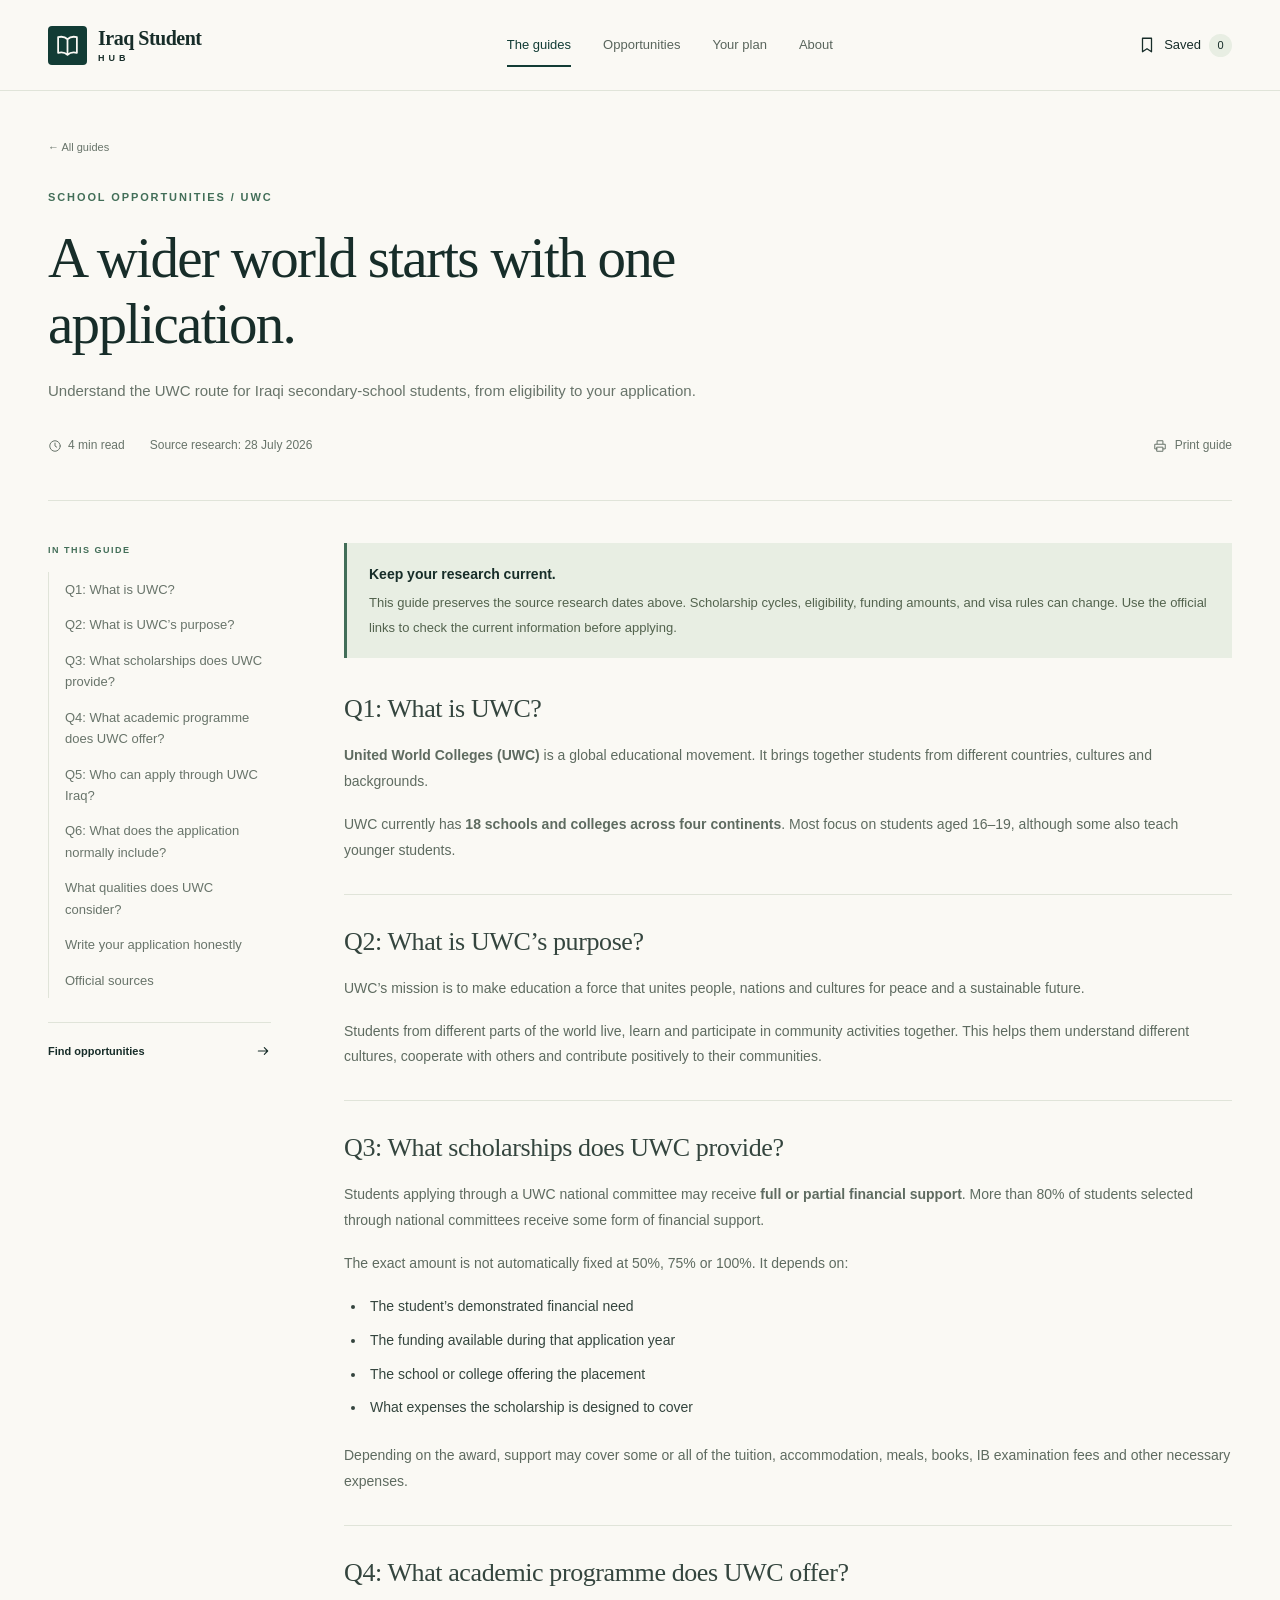
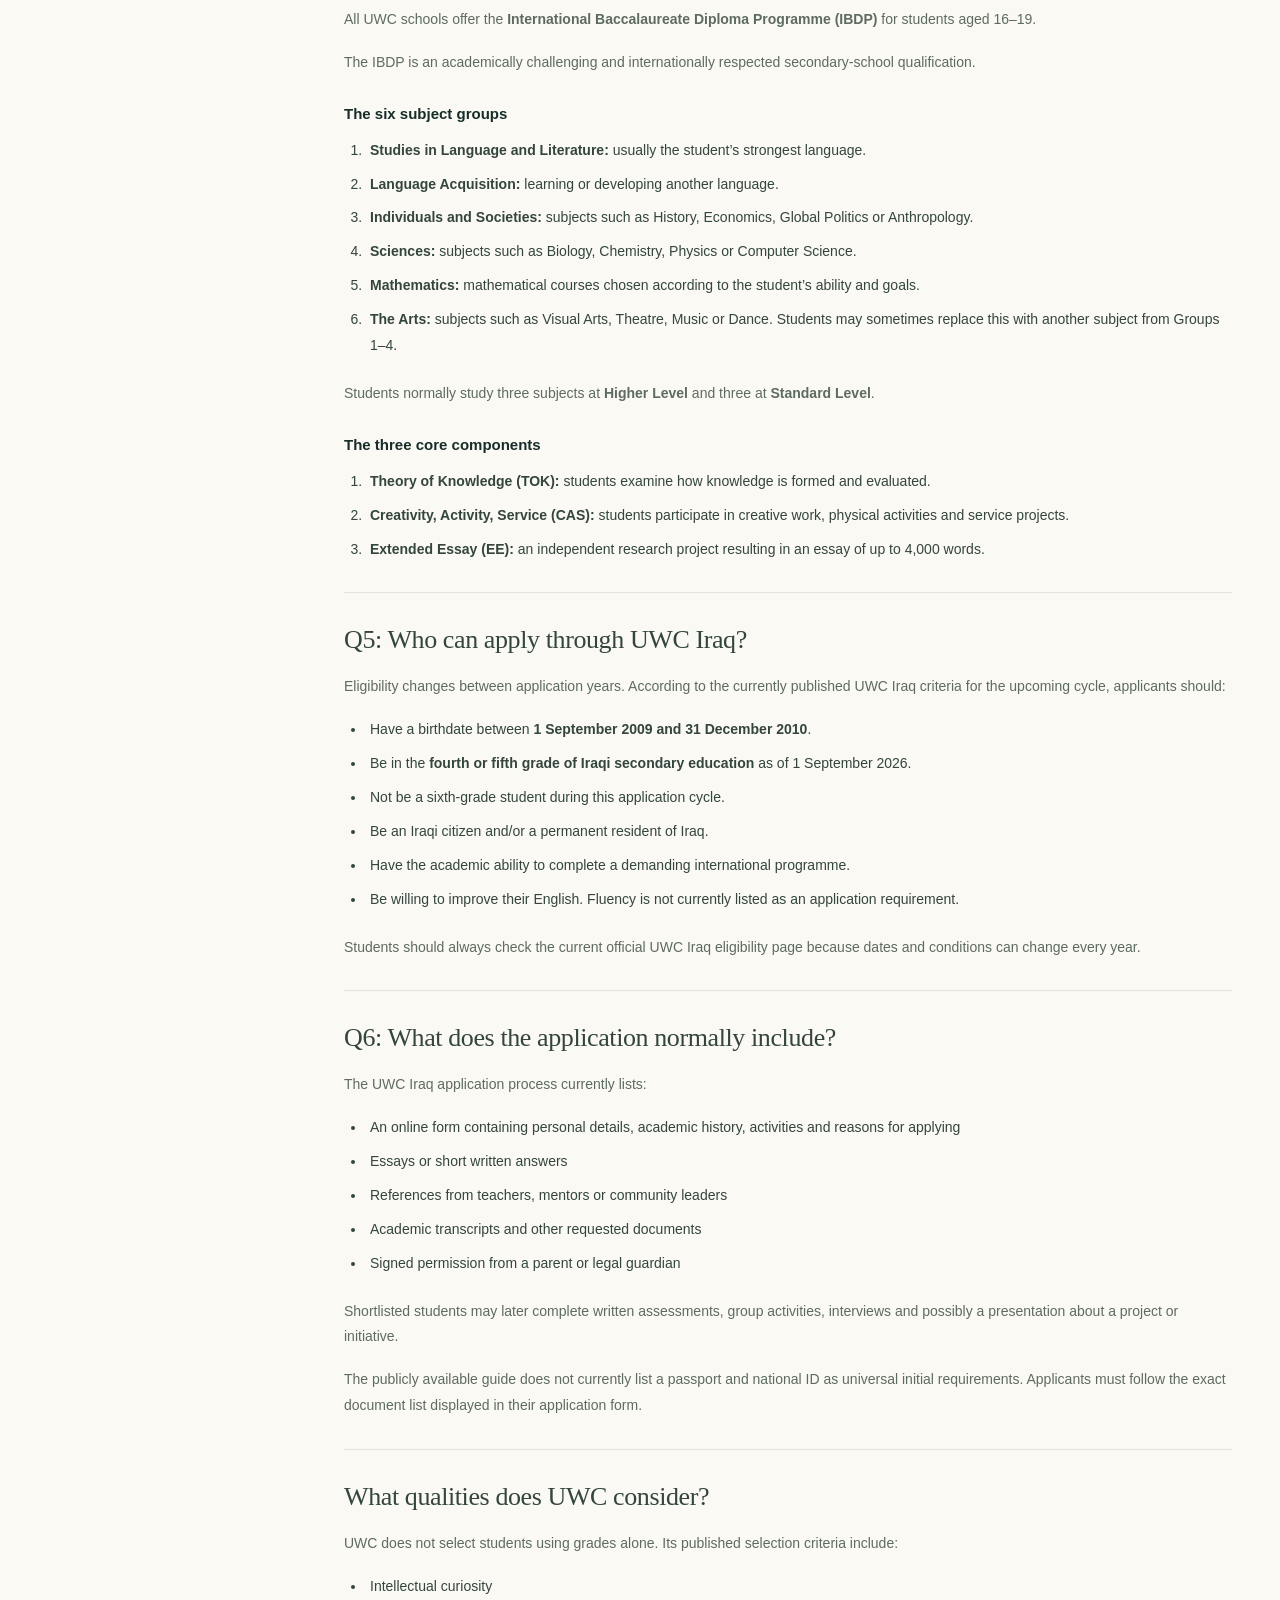
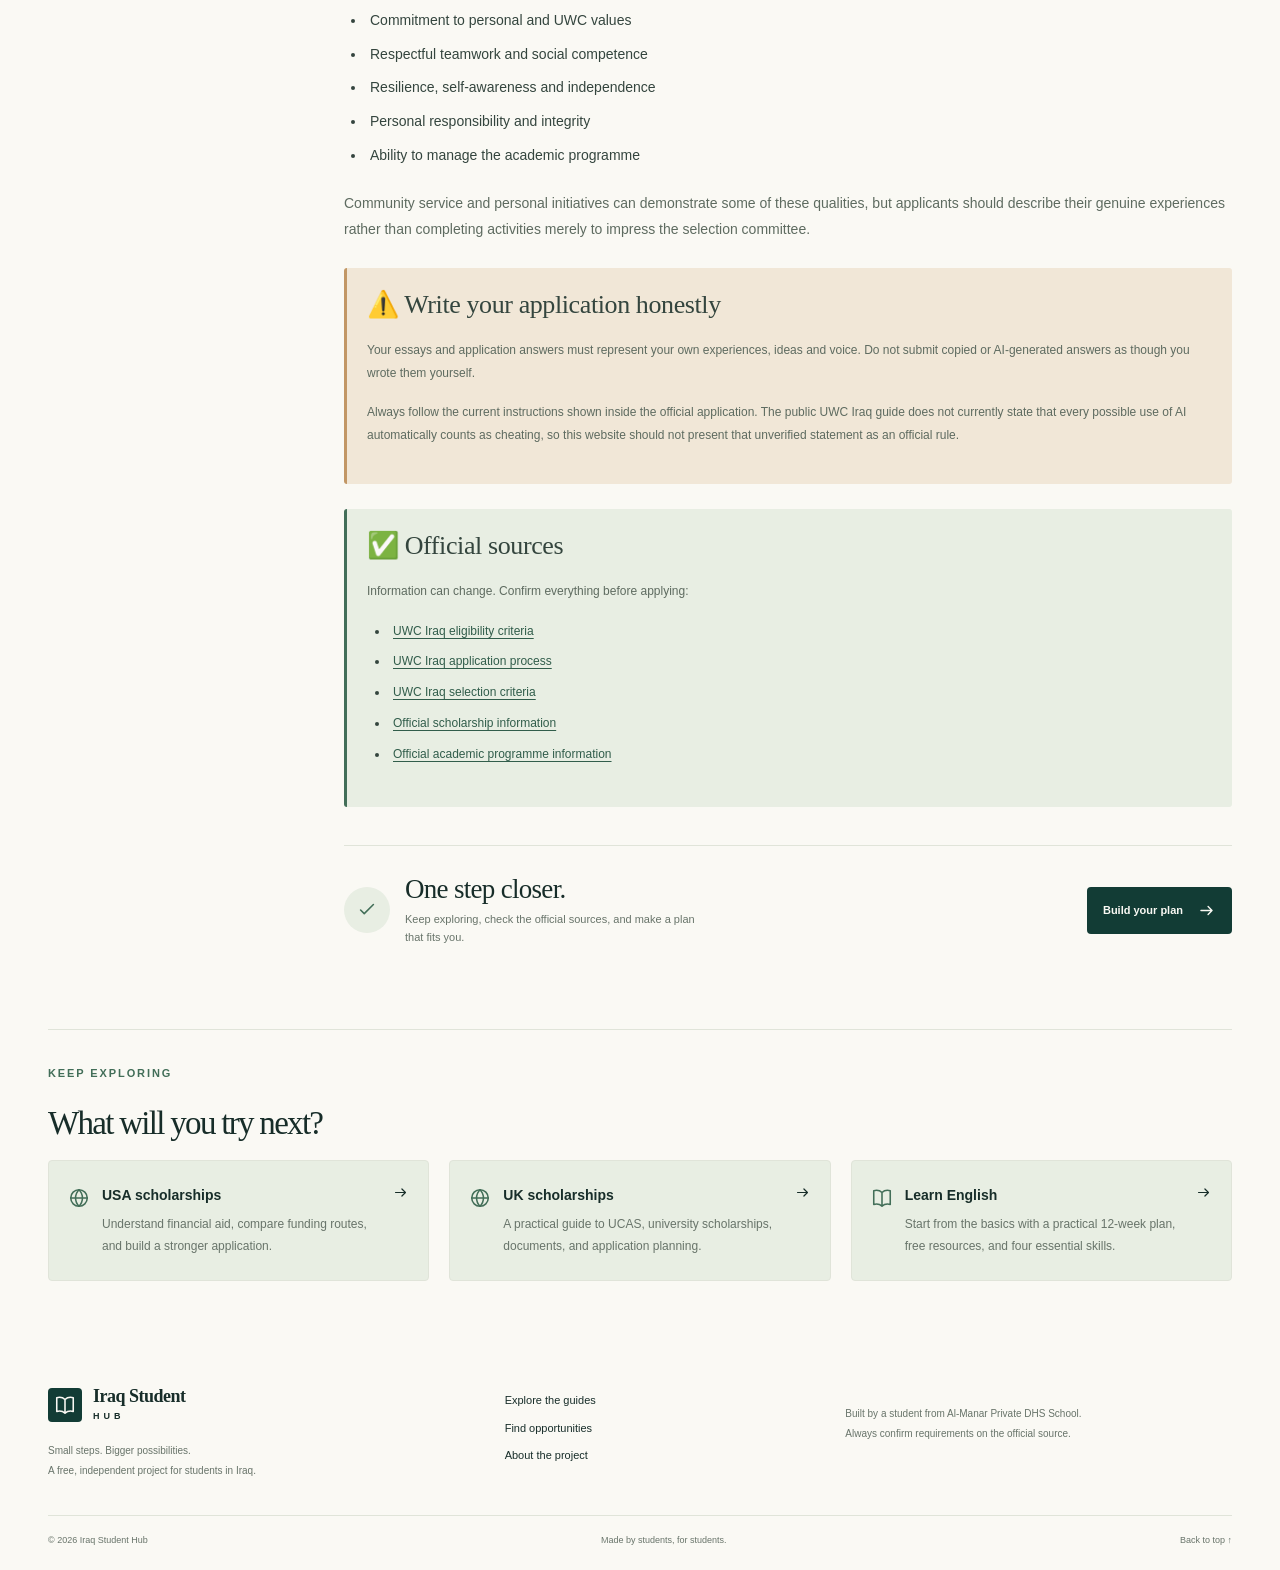
<file: uwc.html>
<!doctype html>
<html lang="en"><head><meta charset="UTF-8"><meta name="viewport" content="width=device-width, initial-scale=1"><meta name="description" content="Understand the UWC route for Iraqi secondary-school students, from eligibility to your application."><meta name="theme-color" content="#123c35"><title>UWC &amp; school opportunities · Iraq Student Hub</title><link rel="icon" href="assets/favicon.svg" type="image/svg+xml"><link rel="stylesheet" href="assets/styles.css"><script src="assets/app.js" defer></script></head><body id="top"><a class="skip-link" href="#main">Skip to content</a>
    <header class="site-header"><div class="header-inner">
      <a class="brand" href="index.html" aria-label="Iraq Student Hub home"><span class="brand-mark"><svg class="icon " viewBox="0 0 24 24" fill="none" stroke="currentColor" stroke-width="1.7" stroke-linecap="round" stroke-linejoin="round" aria-hidden="true"><path d="M12 6v14M3 4c4-1 7 0 9 2 2-2 5-3 9-2v15c-4-1-7 0-9 2-2-2-5-3-9-2Z"/></svg></span><span>Iraq Student<span class="brand-sub">HUB</span></span></a>
      <button class="menu-toggle" type="button" aria-expanded="false" aria-controls="primary-nav" aria-label="Open navigation"><svg class="icon " viewBox="0 0 24 24" fill="none" stroke="currentColor" stroke-width="1.7" stroke-linecap="round" stroke-linejoin="round" aria-hidden="true"><path d="M4 6h16M4 12h16M4 18h16"/></svg></button>
      <nav id="primary-nav" class="primary-nav" aria-label="Main navigation">
        <a href="index.html#guides" aria-current="page">The guides</a>
        <a href="opportunities.html" >Opportunities</a>
        <a href="index.html#plan">Your plan</a>
        <a href="index.html#about">About</a>
      </nav>
      <a class="header-action" href="opportunities.html#saved"><svg class="icon " viewBox="0 0 24 24" fill="none" stroke="currentColor" stroke-width="1.7" stroke-linecap="round" stroke-linejoin="round" aria-hidden="true"><path d="M6 3h12v18l-6-4-6 4Z"/></svg><span>Saved<span class="saved-count" data-saved-count>0</span></span></a>
    </div></header><div class="reading-progress" aria-hidden="true"><div></div></div><main id="main"><section class="guide-hero container"><a class="breadcrumb" href="index.html#guides">← All guides</a><div class="eyebrow">SCHOOL OPPORTUNITIES / UWC</div><h1>A wider world starts with one application.</h1><p>Understand the UWC route for Iraqi secondary-school students, from eligibility to your application.</p><div class="guide-meta"><span><svg class="icon " viewBox="0 0 24 24" fill="none" stroke="currentColor" stroke-width="1.7" stroke-linecap="round" stroke-linejoin="round" aria-hidden="true"><circle cx="12" cy="12" r="9"/><path d="M12 7v5l3 2"/></svg> 4 min read</span><span>Source research: 28 July 2026</span><button type="button" class="quiet-button" data-print><svg class="icon " viewBox="0 0 24 24" fill="none" stroke="currentColor" stroke-width="1.7" stroke-linecap="round" stroke-linejoin="round" aria-hidden="true"><path d="M7 8V3h10v5M7 17H3V9h18v8h-4M7 14h10v7H7Z"/></svg> Print guide</button></div></section><div class="container reading-layout"><aside class="contents-panel"><div class="small-caps">IN THIS GUIDE</div><nav aria-label="Guide contents"><a href="#q1-what-is-uwc">Q1: What is UWC?</a><a href="#q2-what-is-uwc-s-purpose">Q2: What is UWC’s purpose?</a><a href="#q3-what-scholarships-does-uwc-provide">Q3: What scholarships does UWC provide?</a><a href="#q4-what-academic-programme-does-uwc-offer">Q4: What academic programme does UWC offer?</a><a href="#q5-who-can-apply-through-uwc-iraq">Q5: Who can apply through UWC Iraq?</a><a href="#q6-what-does-the-application-normally-include">Q6: What does the application normally include?</a><a href="#what-qualities-does-uwc-consider">What qualities does UWC consider?</a><a href="#write-your-application-honestly">Write your application honestly</a><a href="#official-sources">Official sources</a></nav><a class="contents-action" href="opportunities.html">Find opportunities <svg class="icon " viewBox="0 0 24 24" fill="none" stroke="currentColor" stroke-width="1.7" stroke-linecap="round" stroke-linejoin="round" aria-hidden="true"><path d="M5 12h14m-5-5 5 5-5 5"/></svg></a></aside><article class="reading-article"><div class="reading-note"><strong>Keep your research current.</strong> This guide preserves the source research dates above. Scholarship cycles, eligibility, funding amounts, and visa rules can change. Use the official links to check the current information before applying.</div><div class="guide-body"><div class="uwc-guide">

  <article class="faq-item">
    <h2 id="q1-what-is-uwc">Q1: What is UWC?</h2>

    <p>
      <strong>United World Colleges (UWC)</strong> is a global
      educational movement. It brings together students from
      different countries, cultures and backgrounds.
    </p>

    <p>
      UWC currently has <strong>18 schools and colleges across
      four continents</strong>. Most focus on students aged
      16–19, although some also teach younger students.
    </p>
  </article>

  <article class="faq-item">
    <h2 id="q2-what-is-uwc-s-purpose">Q2: What is UWC’s purpose?</h2>

    <p>
      UWC’s mission is to make education a force that unites
      people, nations and cultures for peace and a sustainable
      future.
    </p>

    <p>
      Students from different parts of the world live, learn
      and participate in community activities together. This
      helps them understand different cultures, cooperate with
      others and contribute positively to their communities.
    </p>
  </article>

  <article class="faq-item">
    <h2 id="q3-what-scholarships-does-uwc-provide">Q3: What scholarships does UWC provide?</h2>

    <p>
      Students applying through a UWC national committee may
      receive <strong>full or partial financial support</strong>.
      More than 80% of students selected through national
      committees receive some form of financial support.
    </p>

    <p>
      The exact amount is not automatically fixed at 50%, 75%
      or 100%. It depends on:
    </p>

    <ul>
      <li>The student’s demonstrated financial need</li>
      <li>The funding available during that application year</li>
      <li>The school or college offering the placement</li>
      <li>What expenses the scholarship is designed to cover</li>
    </ul>

    <p>
      Depending on the award, support may cover some or all of
      the tuition, accommodation, meals, books, IB examination
      fees and other necessary expenses.
    </p>
  </article>

  <article class="faq-item">
    <h2 id="q4-what-academic-programme-does-uwc-offer">Q4: What academic programme does UWC offer?</h2>

    <p>
      All UWC schools offer the
      <strong>International Baccalaureate Diploma Programme
      (IBDP)</strong> for students aged 16–19.
    </p>

    <p>
      The IBDP is an academically challenging and internationally
      respected secondary-school qualification.
    </p>

    <h3 id="the-six-subject-groups">The six subject groups</h3>

    <ol>
      <li>
        <strong>Studies in Language and Literature:</strong>
        usually the student’s strongest language.
      </li>

      <li>
        <strong>Language Acquisition:</strong>
        learning or developing another language.
      </li>

      <li>
        <strong>Individuals and Societies:</strong>
        subjects such as History, Economics, Global Politics
        or Anthropology.
      </li>

      <li>
        <strong>Sciences:</strong>
        subjects such as Biology, Chemistry, Physics or
        Computer Science.
      </li>

      <li>
        <strong>Mathematics:</strong>
        mathematical courses chosen according to the
        student’s ability and goals.
      </li>

      <li>
        <strong>The Arts:</strong>
        subjects such as Visual Arts, Theatre, Music or Dance.
        Students may sometimes replace this with another
        subject from Groups 1–4.
      </li>
    </ol>

    <p>
      Students normally study three subjects at
      <strong>Higher Level</strong> and three at
      <strong>Standard Level</strong>.
    </p>

    <h3 id="the-three-core-components">The three core components</h3>

    <ol>
      <li>
        <strong>Theory of Knowledge (TOK):</strong>
        students examine how knowledge is formed and evaluated.
      </li>

      <li>
        <strong>Creativity, Activity, Service (CAS):</strong>
        students participate in creative work, physical
        activities and service projects.
      </li>

      <li>
        <strong>Extended Essay (EE):</strong>
        an independent research project resulting in an essay
        of up to 4,000 words.
      </li>
    </ol>
  </article>

  <article class="faq-item">
    <h2 id="q5-who-can-apply-through-uwc-iraq">Q5: Who can apply through UWC Iraq?</h2>

    <p>
      Eligibility changes between application years. According
      to the currently published UWC Iraq criteria for the
      upcoming cycle, applicants should:
    </p>

    <ul>
      <li>
        Have a birthdate between
        <strong>1 September 2009 and 31 December 2010</strong>.
      </li>

      <li>
        Be in the <strong>fourth or fifth grade of Iraqi
        secondary education</strong> as of 1 September 2026.
      </li>

      <li>
        Not be a sixth-grade student during this application cycle.
      </li>

      <li>
        Be an Iraqi citizen and/or a permanent resident of Iraq.
      </li>

      <li>
        Have the academic ability to complete a demanding
        international programme.
      </li>

      <li>
        Be willing to improve their English. Fluency is not
        currently listed as an application requirement.
      </li>
    </ul>

    <p>
      Students should always check the current official UWC Iraq
      eligibility page because dates and conditions can change
      every year.
    </p>
  </article>

  <article class="faq-item">
    <h2 id="q6-what-does-the-application-normally-include">Q6: What does the application normally include?</h2>

    <p>The UWC Iraq application process currently lists:</p>

    <ul>
      <li>
        An online form containing personal details, academic
        history, activities and reasons for applying
      </li>

      <li>Essays or short written answers</li>

      <li>
        References from teachers, mentors or community leaders
      </li>

      <li>Academic transcripts and other requested documents</li>

      <li>Signed permission from a parent or legal guardian</li>
    </ul>

    <p>
      Shortlisted students may later complete written assessments,
      group activities, interviews and possibly a presentation
      about a project or initiative.
    </p>

    <p>
      The publicly available guide does not currently list a
      passport and national ID as universal initial requirements.
      Applicants must follow the exact document list displayed
      in their application form.
    </p>
  </article>

  <article class="faq-item">
    <h2 id="what-qualities-does-uwc-consider">What qualities does UWC consider?</h2>

    <p>
      UWC does not select students using grades alone. Its
      published selection criteria include:
    </p>

    <ul>
      <li>Intellectual curiosity</li>
      <li>Commitment to personal and UWC values</li>
      <li>Respectful teamwork and social competence</li>
      <li>Resilience, self-awareness and independence</li>
      <li>Personal responsibility and integrity</li>
      <li>Ability to manage the academic programme</li>
    </ul>

    <p>
      Community service and personal initiatives can demonstrate
      some of these qualities, but applicants should describe
      their genuine experiences rather than completing activities
      merely to impress the selection committee.
    </p>
  </article>

  <div class="important-warning">
    <h2 id="write-your-application-honestly">⚠️ Write your application honestly</h2>

    <p>
      Your essays and application answers must represent your own
      experiences, ideas and voice. Do not submit copied or
      AI-generated answers as though you wrote them yourself.
    </p>

    <p>
      Always follow the current instructions shown inside the
      official application. The public UWC Iraq guide does not
      currently state that every possible use of AI automatically
      counts as cheating, so this website should not present that
      unverified statement as an official rule.
    </p>
  </div>

  <div class="official-sources">
    <h2 id="official-sources">✅ Official sources</h2>

    <p>
      Information can change. Confirm everything before applying:
    </p>

    <ul>
      <li>
        <a href="https://iq.uwc.org/eligibility-criteria/" target="_blank" rel="noopener noreferrer">
          UWC Iraq eligibility criteria
        </a>
      </li>

      <li>
        <a href="https://iq.uwc.org/how-to-apply/" target="_blank" rel="noopener noreferrer">
          UWC Iraq application process
        </a>
      </li>

      <li>
        <a href="https://iq.uwc.org/uwc-selection-criteria/" target="_blank" rel="noopener noreferrer">
          UWC Iraq selection criteria
        </a>
      </li>

      <li>
        <a href="https://uwc.org/fees-and-scholarships/" target="_blank" rel="noopener noreferrer">
          Official scholarship information
        </a>
      </li>

      <li>
        <a href="https://uwc.org/life-at-uwc/academic-life/" target="_blank" rel="noopener noreferrer">
          Official academic programme information
        </a>
      </li>
    </ul>
  </div>

</div>
      </div><div class="guide-end"><span><svg class="icon " viewBox="0 0 24 24" fill="none" stroke="currentColor" stroke-width="1.7" stroke-linecap="round" stroke-linejoin="round" aria-hidden="true"><path d="m5 12 4 4L19 6"/></svg></span><div><h2>One step closer.</h2><p>Keep exploring, check the official sources, and make a plan that fits you.</p></div><a class="button button-dark" href="index.html#plan">Build your plan <svg class="icon " viewBox="0 0 24 24" fill="none" stroke="currentColor" stroke-width="1.7" stroke-linecap="round" stroke-linejoin="round" aria-hidden="true"><path d="M5 12h14m-5-5 5 5-5 5"/></svg></a></div></article></div><section class="related-section container"><div class="eyebrow">KEEP EXPLORING</div><h2>What will you try next?</h2><div class="related-grid"><a href="usa-scholarships.html"><span><svg class="icon " viewBox="0 0 24 24" fill="none" stroke="currentColor" stroke-width="1.7" stroke-linecap="round" stroke-linejoin="round" aria-hidden="true"><circle cx="12" cy="12" r="9"/><path d="M3 12h18M12 3c5 5 5 13 0 18-5-5-5-13 0-18Z"/></svg></span><div><strong>USA scholarships</strong><small>Understand financial aid, compare funding routes, and build a stronger application.</small></div><svg class="icon " viewBox="0 0 24 24" fill="none" stroke="currentColor" stroke-width="1.7" stroke-linecap="round" stroke-linejoin="round" aria-hidden="true"><path d="M5 12h14m-5-5 5 5-5 5"/></svg></a><a href="uk-scholarships.html"><span><svg class="icon " viewBox="0 0 24 24" fill="none" stroke="currentColor" stroke-width="1.7" stroke-linecap="round" stroke-linejoin="round" aria-hidden="true"><circle cx="12" cy="12" r="9"/><path d="M3 12h18M12 3c5 5 5 13 0 18-5-5-5-13 0-18Z"/></svg></span><div><strong>UK scholarships</strong><small>A practical guide to UCAS, university scholarships, documents, and application planning.</small></div><svg class="icon " viewBox="0 0 24 24" fill="none" stroke="currentColor" stroke-width="1.7" stroke-linecap="round" stroke-linejoin="round" aria-hidden="true"><path d="M5 12h14m-5-5 5 5-5 5"/></svg></a><a href="english.html"><span><svg class="icon " viewBox="0 0 24 24" fill="none" stroke="currentColor" stroke-width="1.7" stroke-linecap="round" stroke-linejoin="round" aria-hidden="true"><path d="M12 6v14M3 4c4-1 7 0 9 2 2-2 5-3 9-2v15c-4-1-7 0-9 2-2-2-5-3-9-2Z"/></svg></span><div><strong>Learn English</strong><small>Start from the basics with a practical 12-week plan, free resources, and four essential skills.</small></div><svg class="icon " viewBox="0 0 24 24" fill="none" stroke="currentColor" stroke-width="1.7" stroke-linecap="round" stroke-linejoin="round" aria-hidden="true"><path d="M5 12h14m-5-5 5 5-5 5"/></svg></a></div></section></main><footer class="site-footer"><div class="container footer-main"><div><a class="brand" href="index.html"><span class="brand-mark"><svg class="icon " viewBox="0 0 24 24" fill="none" stroke="currentColor" stroke-width="1.7" stroke-linecap="round" stroke-linejoin="round" aria-hidden="true"><path d="M12 6v14M3 4c4-1 7 0 9 2 2-2 5-3 9-2v15c-4-1-7 0-9 2-2-2-5-3-9-2Z"/></svg></span><span>Iraq Student<span class="brand-sub">HUB</span></span></a><p>Small steps. Bigger possibilities.<br>A free, independent project for students in Iraq.</p></div><div class="footer-links"><a href="index.html#guides">Explore the guides</a><a href="opportunities.html">Find opportunities</a><a href="index.html#about">About the project</a></div><p class="footer-note">Built by a student from Al-Manar Private DHS School.<br>Always confirm requirements on the official source.</p></div><div class="container footer-bottom"><span>© 2026 Iraq Student Hub</span><span>Made by students, for students.</span><a href="#top">Back to top ↑</a></div></footer><div class="toast" role="status" aria-live="polite"></div></body></html>
</file>
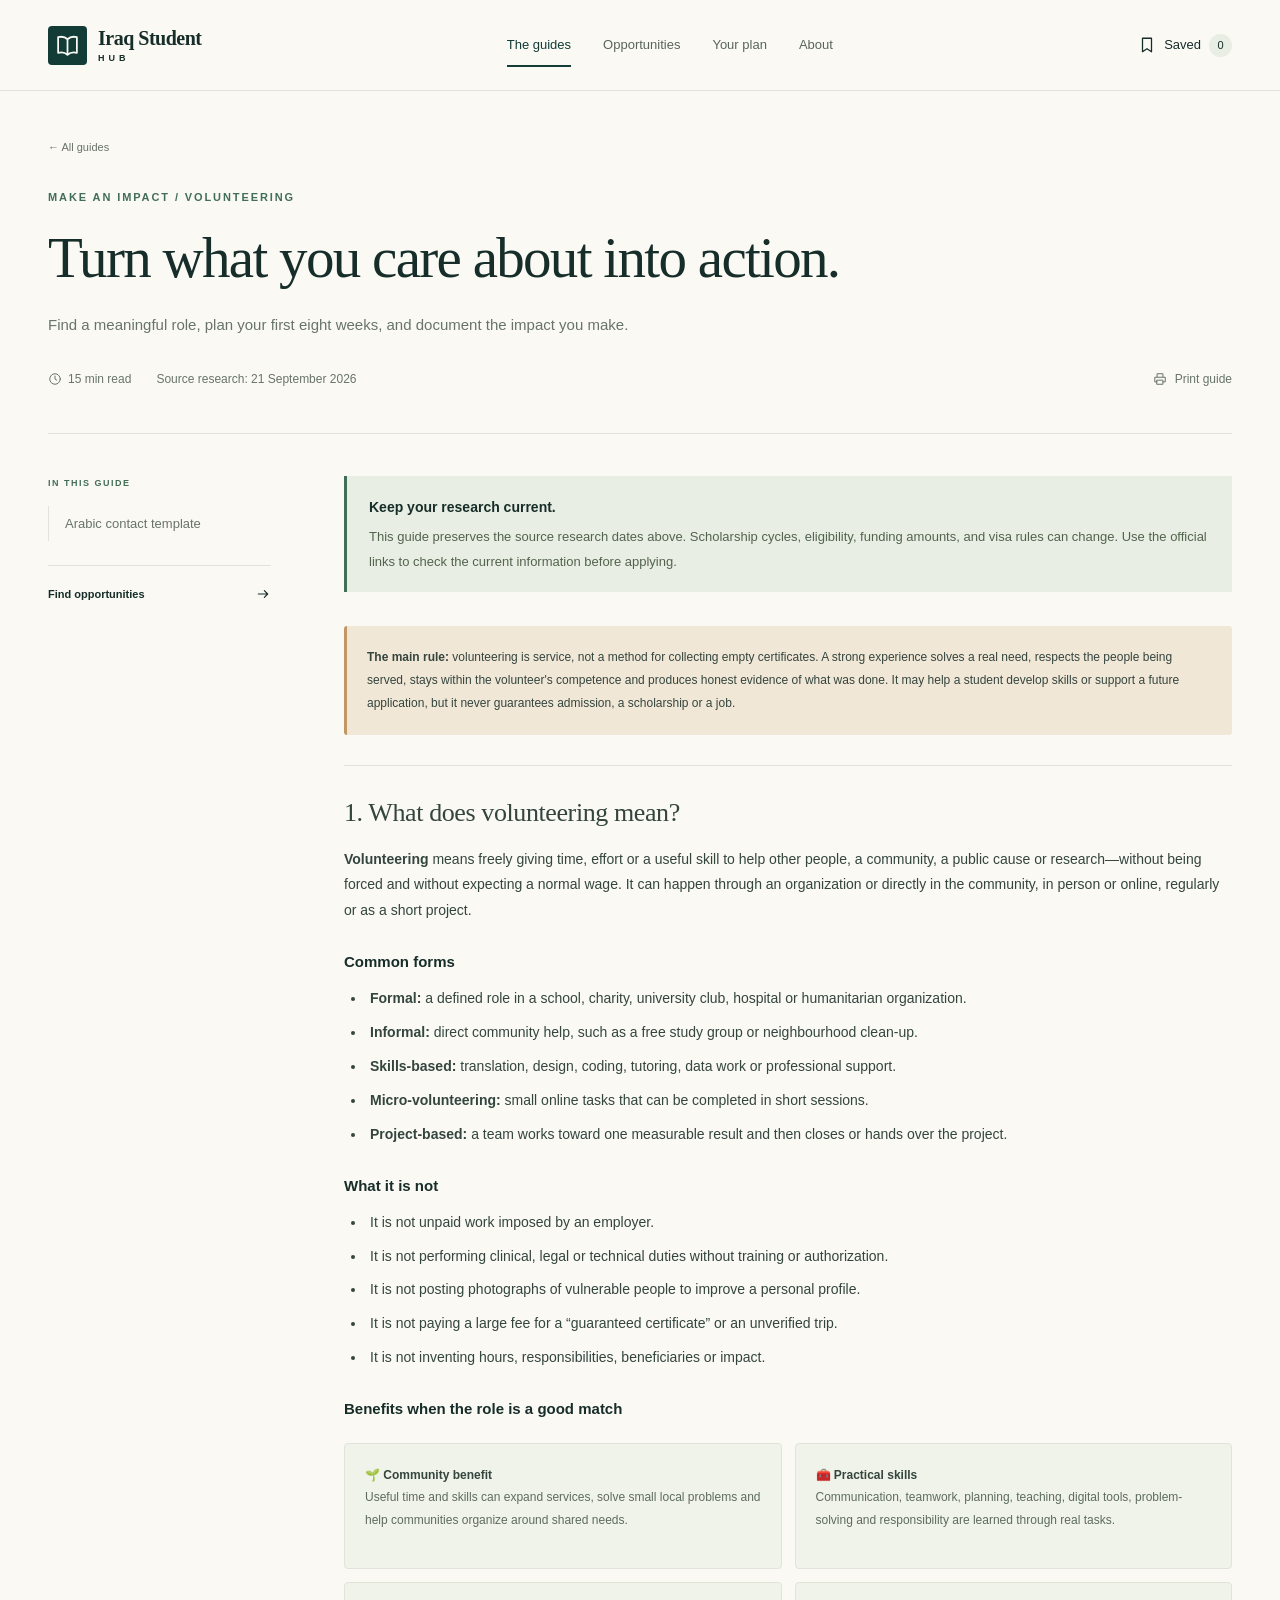
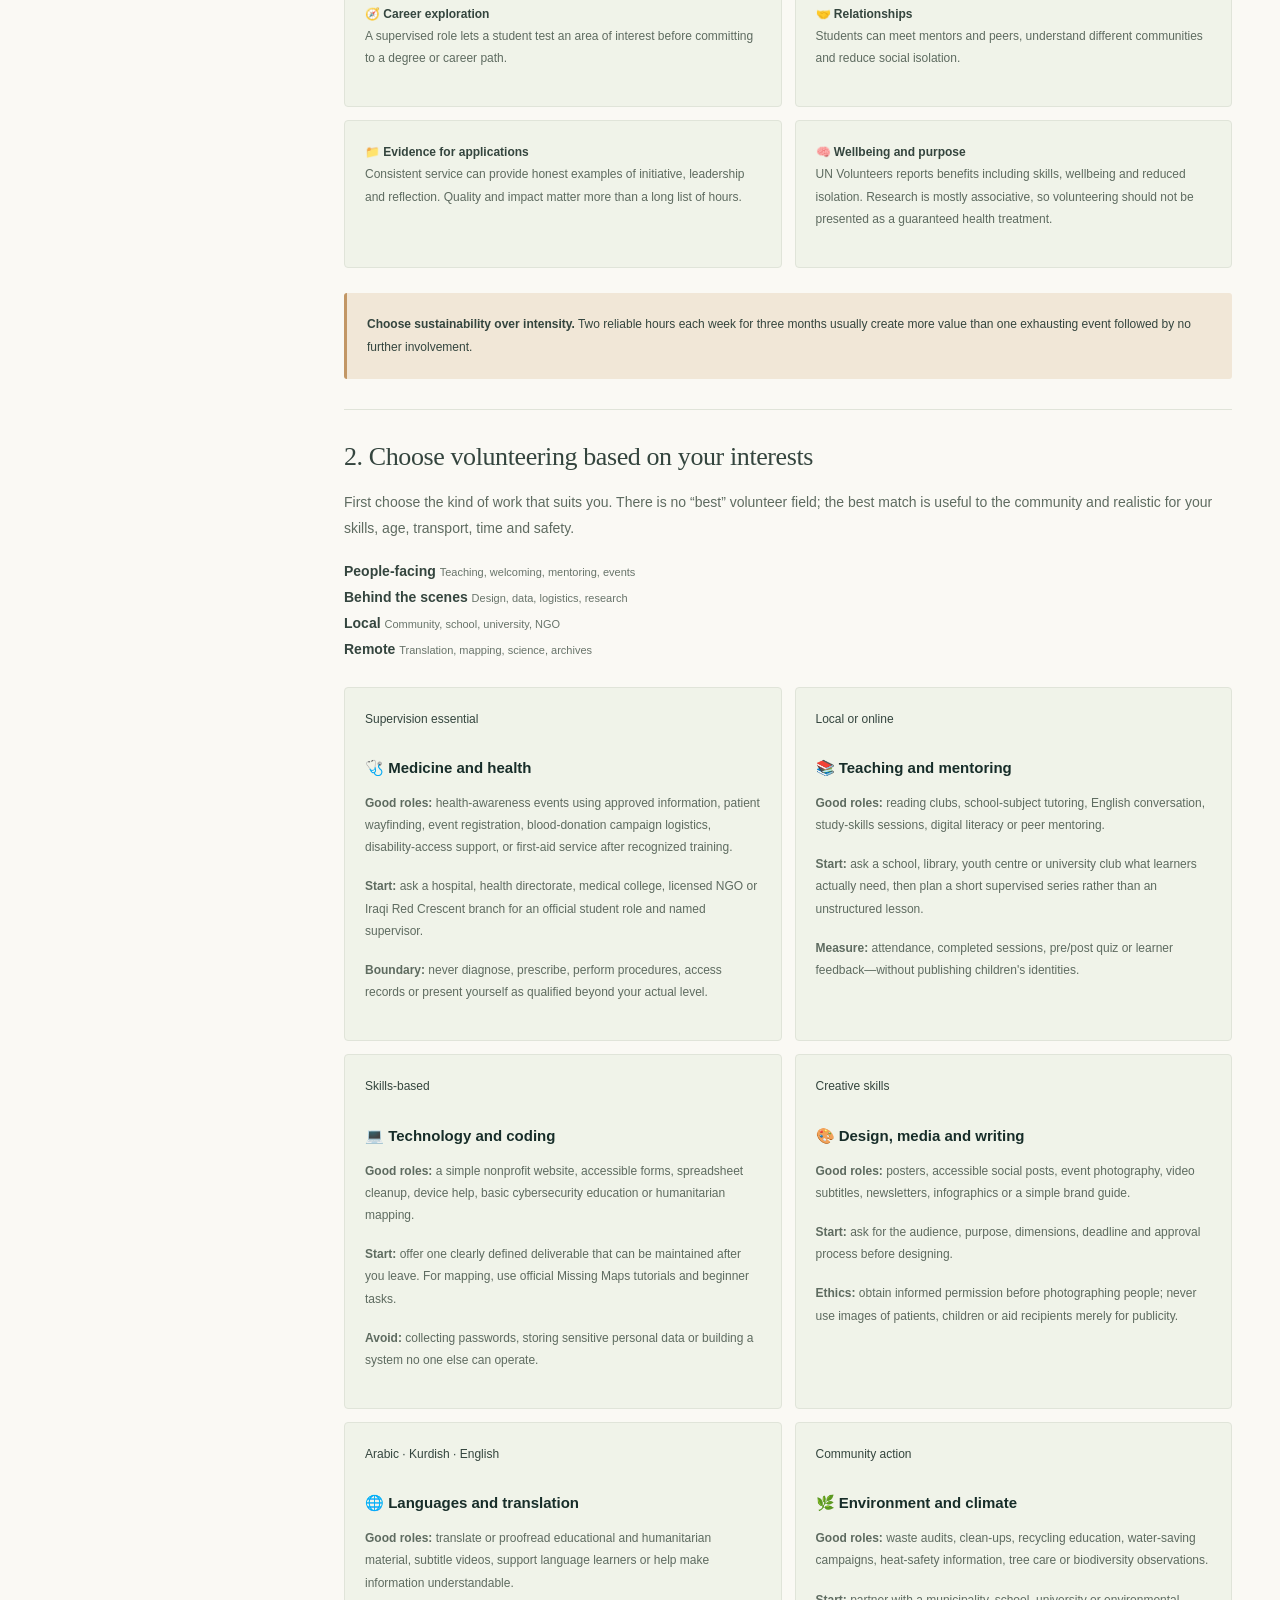
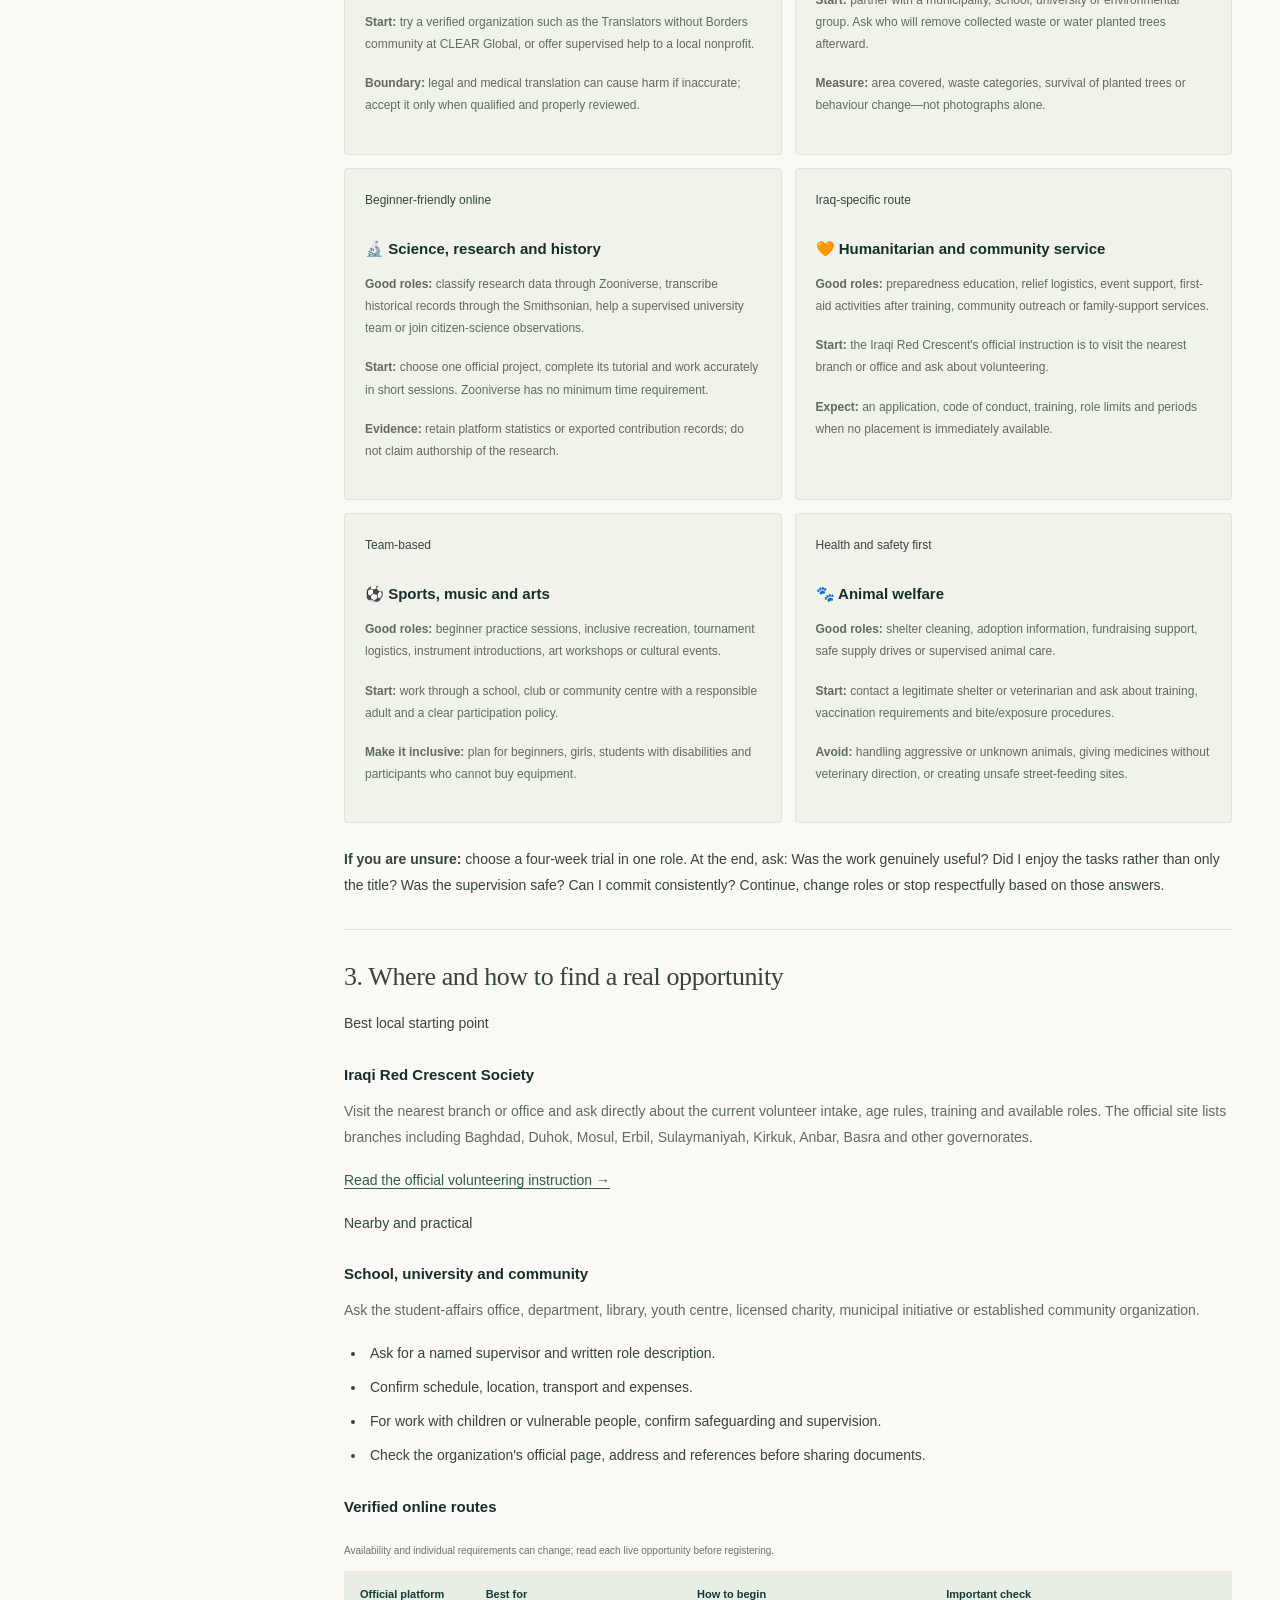
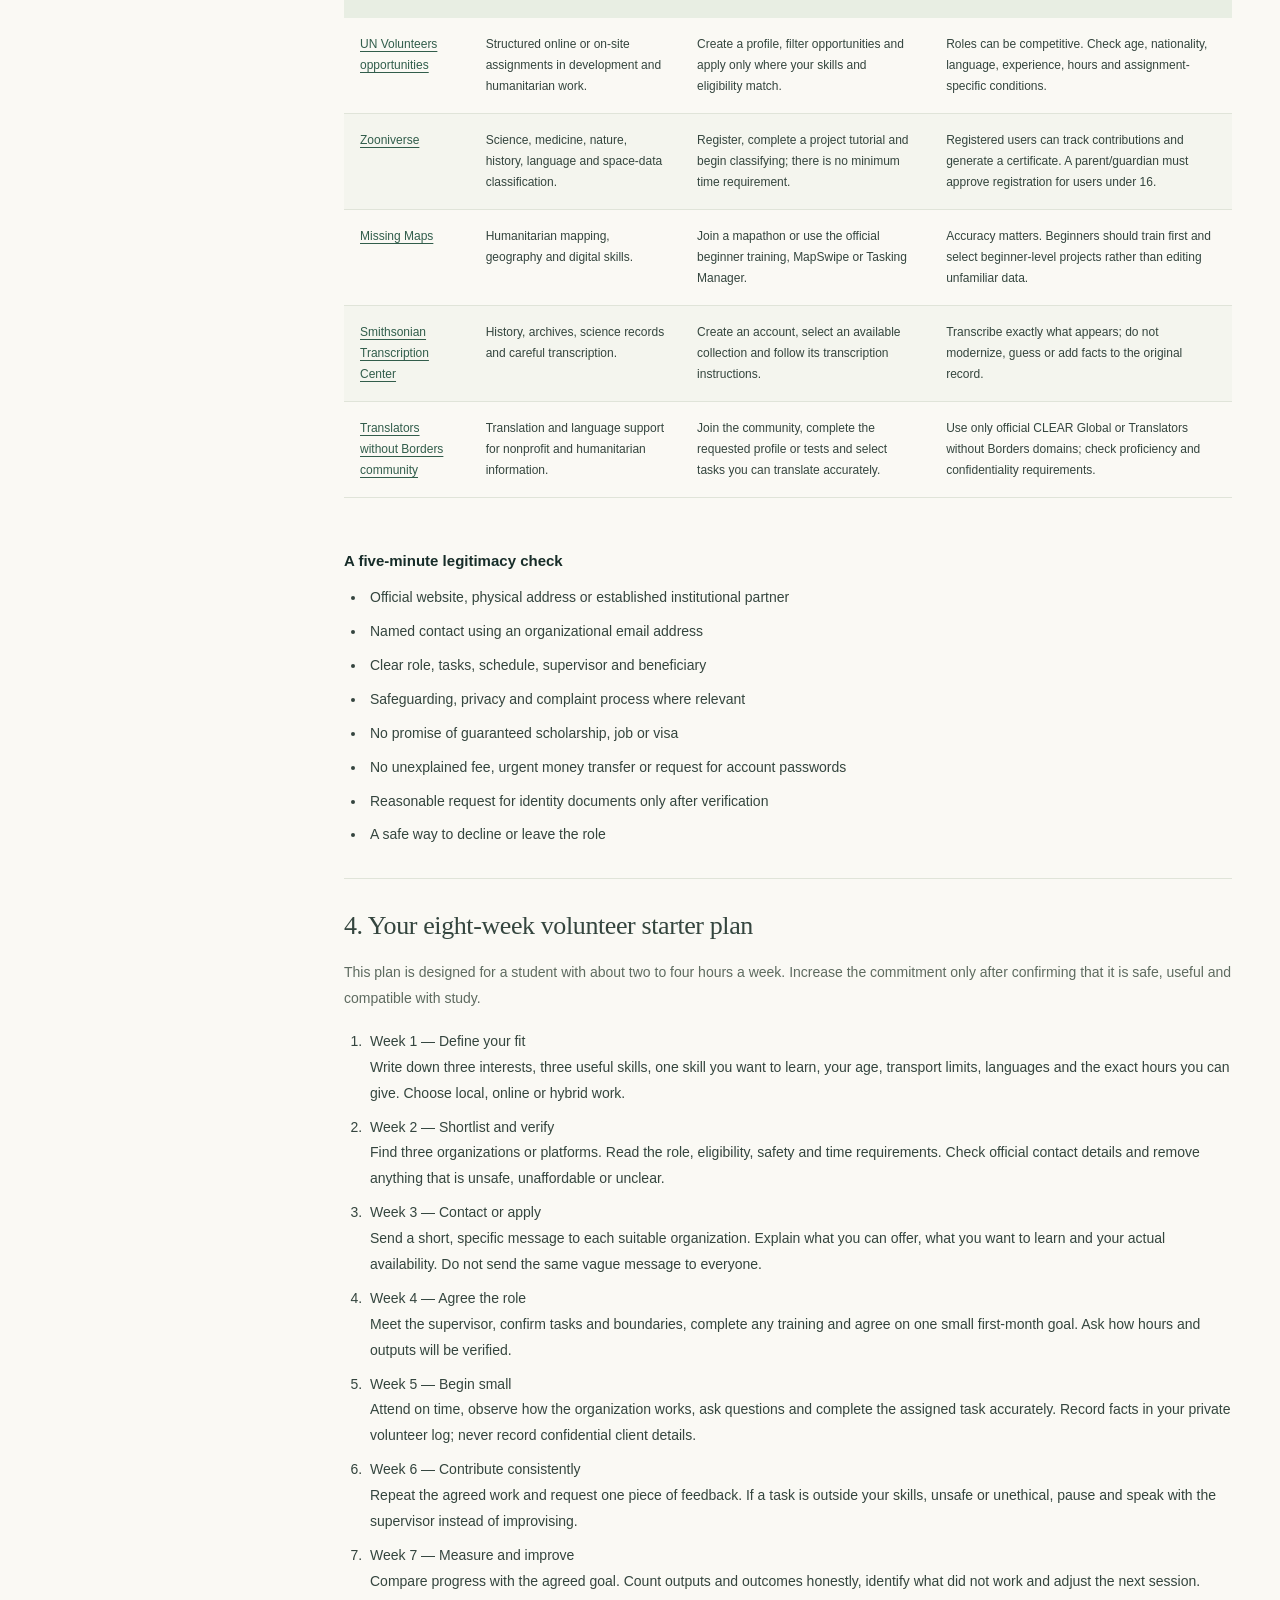
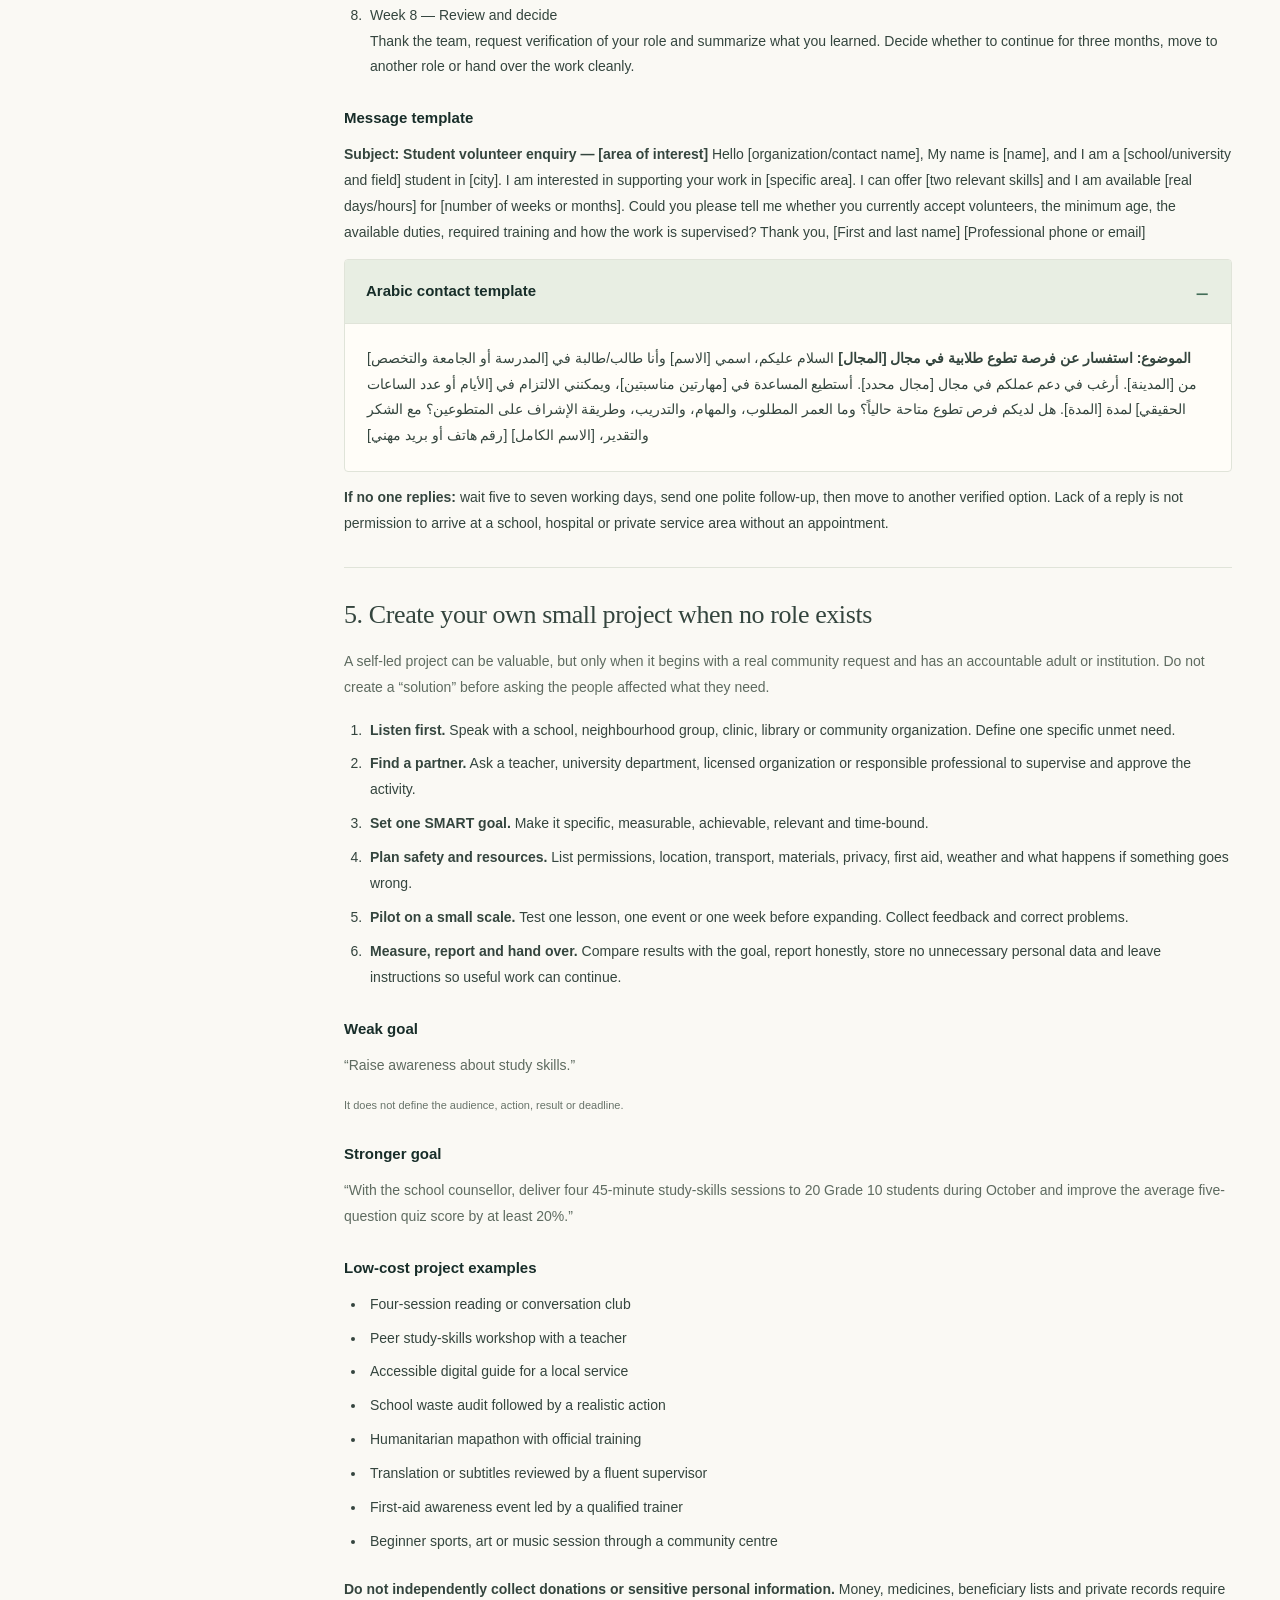
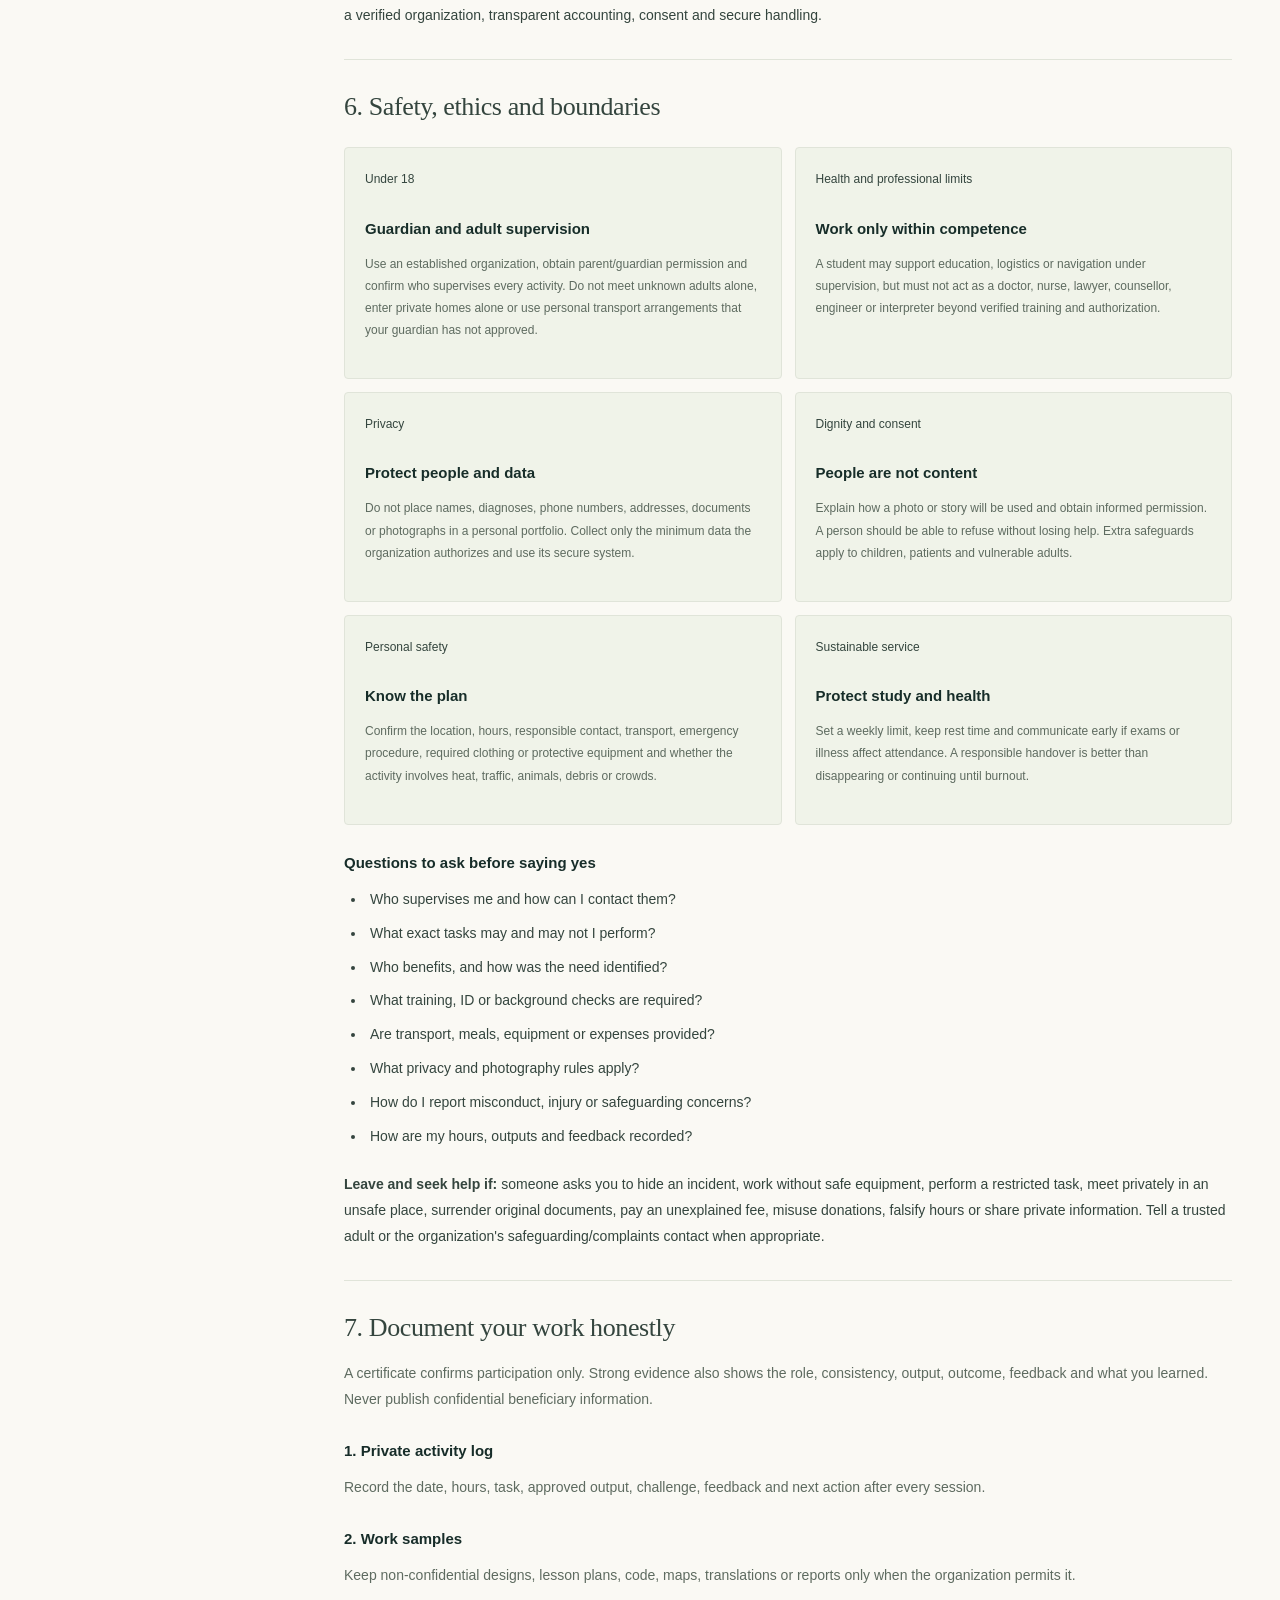
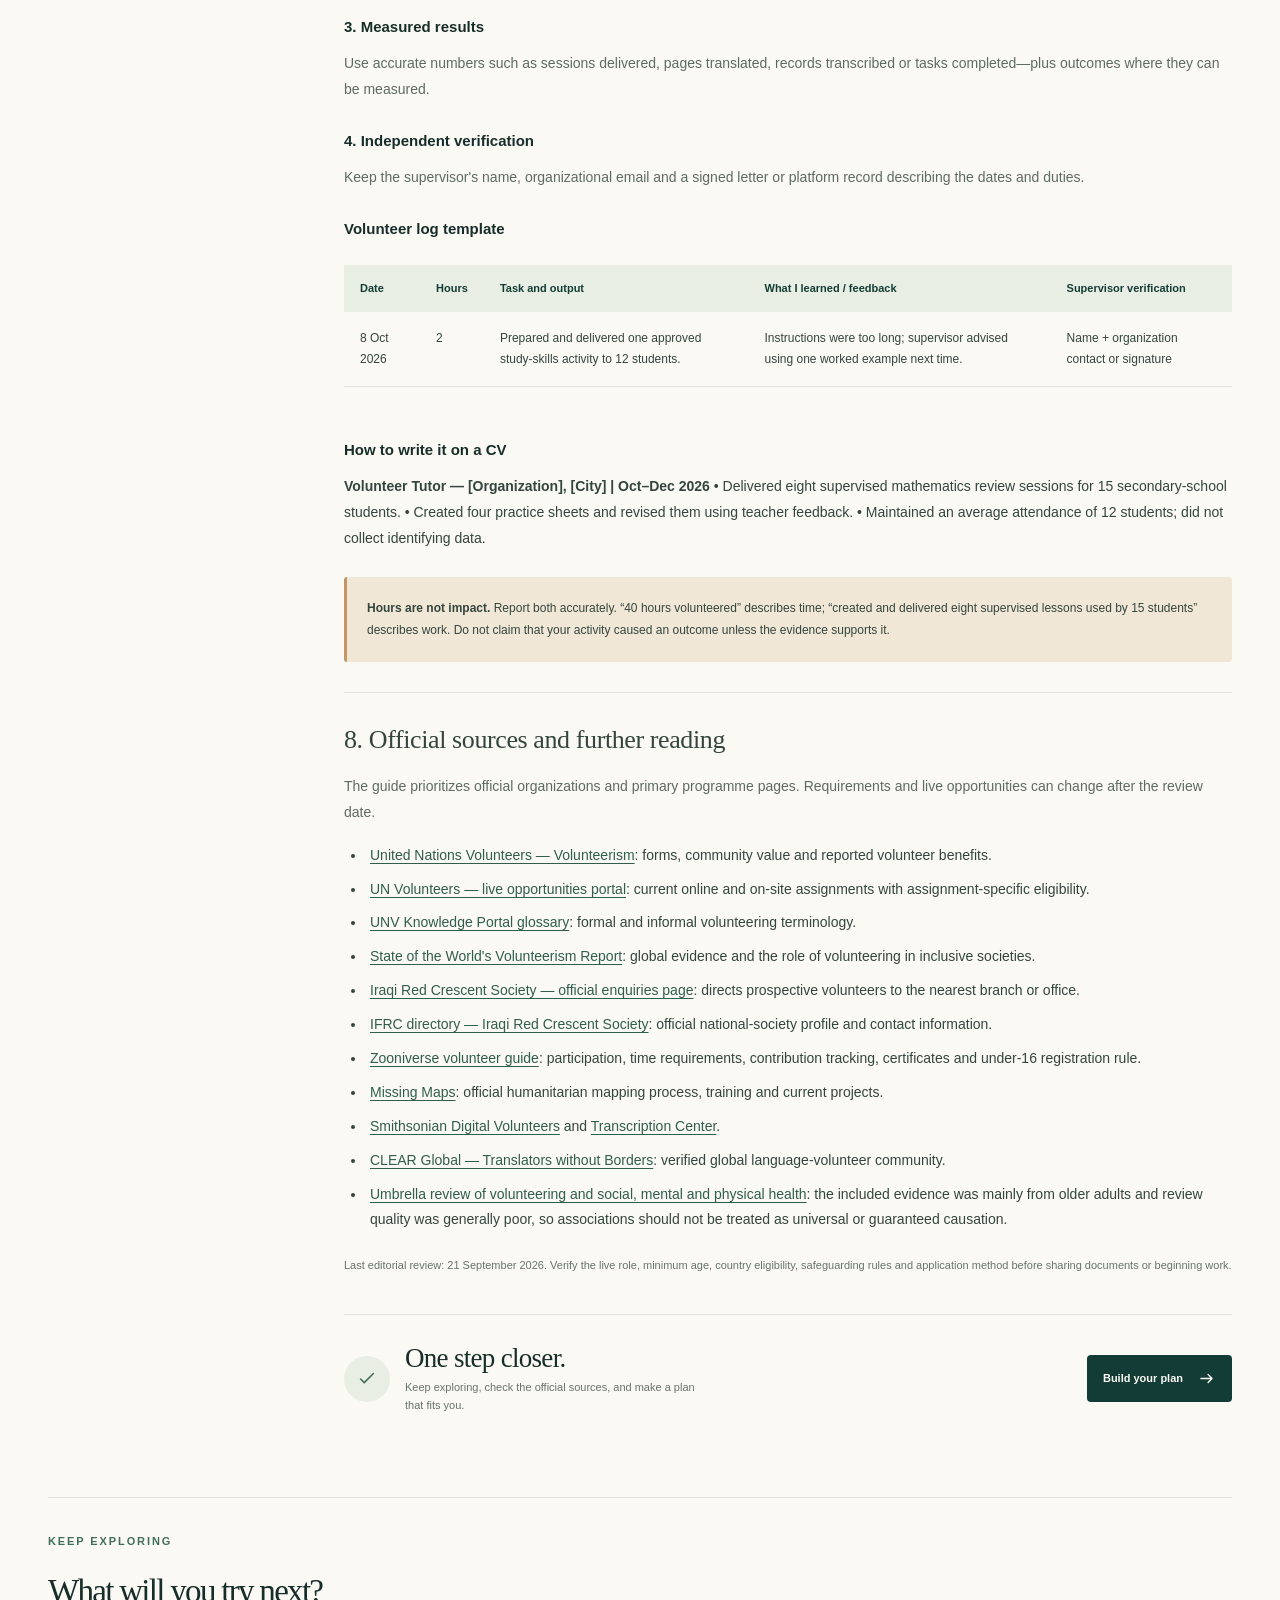
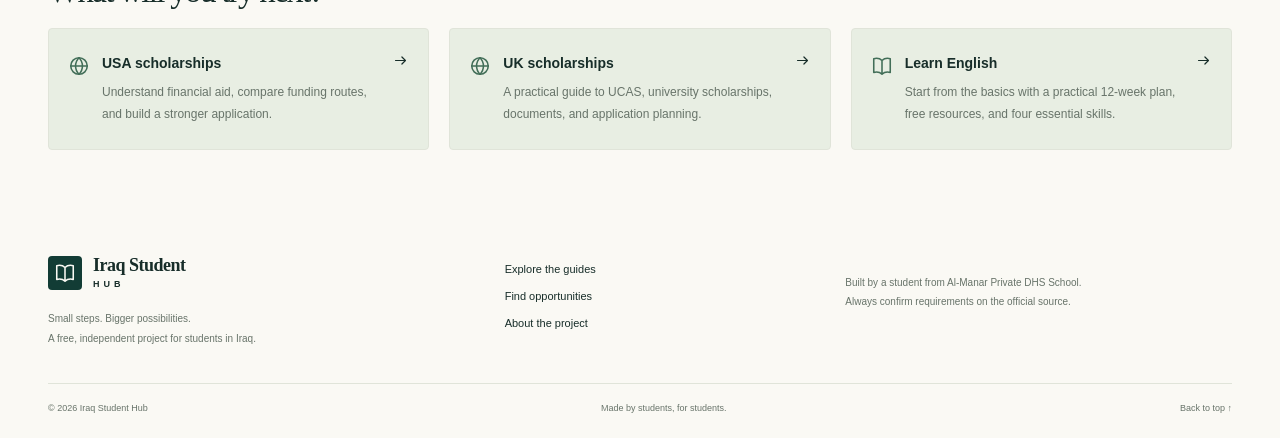
<file: volunteering.html>
<!doctype html>
<html lang="en"><head><meta charset="UTF-8"><meta name="viewport" content="width=device-width, initial-scale=1"><meta name="description" content="Find a meaningful role, plan your first eight weeks, and document the impact you make."><meta name="theme-color" content="#123c35"><title>Volunteering · Iraq Student Hub</title><link rel="icon" href="assets/favicon.svg" type="image/svg+xml"><link rel="stylesheet" href="assets/styles.css"><script src="assets/app.js" defer></script></head><body id="top"><a class="skip-link" href="#main">Skip to content</a>
    <header class="site-header"><div class="header-inner">
      <a class="brand" href="index.html" aria-label="Iraq Student Hub home"><span class="brand-mark"><svg class="icon " viewBox="0 0 24 24" fill="none" stroke="currentColor" stroke-width="1.7" stroke-linecap="round" stroke-linejoin="round" aria-hidden="true"><path d="M12 6v14M3 4c4-1 7 0 9 2 2-2 5-3 9-2v15c-4-1-7 0-9 2-2-2-5-3-9-2Z"/></svg></span><span>Iraq Student<span class="brand-sub">HUB</span></span></a>
      <button class="menu-toggle" type="button" aria-expanded="false" aria-controls="primary-nav" aria-label="Open navigation"><svg class="icon " viewBox="0 0 24 24" fill="none" stroke="currentColor" stroke-width="1.7" stroke-linecap="round" stroke-linejoin="round" aria-hidden="true"><path d="M4 6h16M4 12h16M4 18h16"/></svg></button>
      <nav id="primary-nav" class="primary-nav" aria-label="Main navigation">
        <a href="index.html#guides" aria-current="page">The guides</a>
        <a href="opportunities.html" >Opportunities</a>
        <a href="index.html#plan">Your plan</a>
        <a href="index.html#about">About</a>
      </nav>
      <a class="header-action" href="opportunities.html#saved"><svg class="icon " viewBox="0 0 24 24" fill="none" stroke="currentColor" stroke-width="1.7" stroke-linecap="round" stroke-linejoin="round" aria-hidden="true"><path d="M6 3h12v18l-6-4-6 4Z"/></svg><span>Saved<span class="saved-count" data-saved-count>0</span></span></a>
    </div></header><div class="reading-progress" aria-hidden="true"><div></div></div><main id="main"><section class="guide-hero container"><a class="breadcrumb" href="index.html#guides">← All guides</a><div class="eyebrow">MAKE AN IMPACT / VOLUNTEERING</div><h1>Turn what you care about into action.</h1><p>Find a meaningful role, plan your first eight weeks, and document the impact you make.</p><div class="guide-meta"><span><svg class="icon " viewBox="0 0 24 24" fill="none" stroke="currentColor" stroke-width="1.7" stroke-linecap="round" stroke-linejoin="round" aria-hidden="true"><circle cx="12" cy="12" r="9"/><path d="M12 7v5l3 2"/></svg> 15 min read</span><span>Source research: 21 September 2026</span><button type="button" class="quiet-button" data-print><svg class="icon " viewBox="0 0 24 24" fill="none" stroke="currentColor" stroke-width="1.7" stroke-linecap="round" stroke-linejoin="round" aria-hidden="true"><path d="M7 8V3h10v5M7 17H3V9h18v8h-4M7 14h10v7H7Z"/></svg> Print guide</button></div></section><div class="container reading-layout"><aside class="contents-panel"><div class="small-caps">IN THIS GUIDE</div><nav aria-label="Guide contents"><a href="#module-1">Arabic contact template</a></nav><a class="contents-action" href="opportunities.html">Find opportunities <svg class="icon " viewBox="0 0 24 24" fill="none" stroke="currentColor" stroke-width="1.7" stroke-linecap="round" stroke-linejoin="round" aria-hidden="true"><path d="M5 12h14m-5-5 5 5-5 5"/></svg></a></aside><article class="reading-article"><div class="reading-note"><strong>Keep your research current.</strong> This guide preserves the source research dates above. Scholarship cycles, eligibility, funding amounts, and visa rules can change. Use the official links to check the current information before applying.</div><div class="guide-body"><section class="volunteer-section" id="volunteer-guide">
      <div class="vol-shell">

        <div class="vol-scope">
          <strong>The main rule:</strong> volunteering is service, not a method
          for collecting empty certificates. A strong experience solves a real
          need, respects the people being served, stays within the volunteer's
          competence and produces honest evidence of what was done. It may help
          a student develop skills or support a future application, but it never
          guarantees admission, a scholarship or a job.
        </div>

        <section class="vol-block" id="vol-meaning">
          <h2 id="what-does-volunteering-mean">1. What does volunteering mean?</h2>

          <div class="vol-definition">
            <strong>Volunteering</strong> means freely giving time, effort or a
            useful skill to help other people, a community, a public cause or
            research—without being forced and without expecting a normal wage.
            It can happen through an organization or directly in the community,
            in person or online, regularly or as a short project.
          </div>

          <div class="vol-two-col">
            <div class="vol-proof-card">
              <h3 id="common-forms">Common forms</h3>
              <ul>
                <li><strong>Formal:</strong> a defined role in a school, charity, university club, hospital or humanitarian organization.</li>
                <li><strong>Informal:</strong> direct community help, such as a free study group or neighbourhood clean-up.</li>
                <li><strong>Skills-based:</strong> translation, design, coding, tutoring, data work or professional support.</li>
                <li><strong>Micro-volunteering:</strong> small online tasks that can be completed in short sessions.</li>
                <li><strong>Project-based:</strong> a team works toward one measurable result and then closes or hands over the project.</li>
              </ul>
            </div>

            <div class="vol-proof-card">
              <h3 id="what-it-is-not">What it is not</h3>
              <ul>
                <li>It is not unpaid work imposed by an employer.</li>
                <li>It is not performing clinical, legal or technical duties without training or authorization.</li>
                <li>It is not posting photographs of vulnerable people to improve a personal profile.</li>
                <li>It is not paying a large fee for a “guaranteed certificate” or an unverified trip.</li>
                <li>It is not inventing hours, responsibilities, beneficiaries or impact.</li>
              </ul>
            </div>
          </div>

          <h3 id="benefits-when-the-role-is-a-good-match">Benefits when the role is a good match</h3>
          <div class="vol-benefit-grid">
            <div class="vol-benefit-card">
              <span>🌱</span>
              <strong>Community benefit</strong>
              <p>Useful time and skills can expand services, solve small local problems and help communities organize around shared needs.</p>
            </div>

            <div class="vol-benefit-card">
              <span>🧰</span>
              <strong>Practical skills</strong>
              <p>Communication, teamwork, planning, teaching, digital tools, problem-solving and responsibility are learned through real tasks.</p>
            </div>

            <div class="vol-benefit-card">
              <span>🧭</span>
              <strong>Career exploration</strong>
              <p>A supervised role lets a student test an area of interest before committing to a degree or career path.</p>
            </div>

            <div class="vol-benefit-card">
              <span>🤝</span>
              <strong>Relationships</strong>
              <p>Students can meet mentors and peers, understand different communities and reduce social isolation.</p>
            </div>

            <div class="vol-benefit-card">
              <span>📁</span>
              <strong>Evidence for applications</strong>
              <p>Consistent service can provide honest examples of initiative, leadership and reflection. Quality and impact matter more than a long list of hours.</p>
            </div>

            <div class="vol-benefit-card">
              <span>🧠</span>
              <strong>Wellbeing and purpose</strong>
              <p>UN Volunteers reports benefits including skills, wellbeing and reduced isolation. Research is mostly associative, so volunteering should not be presented as a guaranteed health treatment.</p>
            </div>
          </div>

          <div class="vol-warning">
            <strong>Choose sustainability over intensity.</strong> Two reliable
            hours each week for three months usually create more value than one
            exhausting event followed by no further involvement.
          </div>
        </section>

        <section class="vol-block" id="vol-interests">
          <h2 id="choose-volunteering-based-on-your-interests">2. Choose volunteering based on your interests</h2>
          <p>
            First choose the kind of work that suits you. There is no “best”
            volunteer field; the best match is useful to the community and
            realistic for your skills, age, transport, time and safety.
          </p>

          <div class="vol-choice-list">
            <div class="vol-choice">
              <strong>People-facing</strong>
              <small>Teaching, welcoming, mentoring, events</small>
            </div>
            <div class="vol-choice">
              <strong>Behind the scenes</strong>
              <small>Design, data, logistics, research</small>
            </div>
            <div class="vol-choice">
              <strong>Local</strong>
              <small>Community, school, university, NGO</small>
            </div>
            <div class="vol-choice">
              <strong>Remote</strong>
              <small>Translation, mapping, science, archives</small>
            </div>
          </div>

          <div class="vol-interest-grid">
            <article class="vol-interest-card">
              <span class="vol-tag caution">Supervision essential</span>
              <h3 id="medicine-and-health">🩺 Medicine and health</h3>
              <p><strong>Good roles:</strong> health-awareness events using approved information, patient wayfinding, event registration, blood-donation campaign logistics, disability-access support, or first-aid service after recognized training.</p>
              <p><strong>Start:</strong> ask a hospital, health directorate, medical college, licensed NGO or Iraqi Red Crescent branch for an official student role and named supervisor.</p>
              <p><strong>Boundary:</strong> never diagnose, prescribe, perform procedures, access records or present yourself as qualified beyond your actual level.</p>
            </article>

            <article class="vol-interest-card">
              <span class="vol-tag">Local or online</span>
              <h3 id="teaching-and-mentoring">📚 Teaching and mentoring</h3>
              <p><strong>Good roles:</strong> reading clubs, school-subject tutoring, English conversation, study-skills sessions, digital literacy or peer mentoring.</p>
              <p><strong>Start:</strong> ask a school, library, youth centre or university club what learners actually need, then plan a short supervised series rather than an unstructured lesson.</p>
              <p><strong>Measure:</strong> attendance, completed sessions, pre/post quiz or learner feedback—without publishing children's identities.</p>
            </article>

            <article class="vol-interest-card">
              <span class="vol-tag remote">Skills-based</span>
              <h3 id="technology-and-coding">💻 Technology and coding</h3>
              <p><strong>Good roles:</strong> a simple nonprofit website, accessible forms, spreadsheet cleanup, device help, basic cybersecurity education or humanitarian mapping.</p>
              <p><strong>Start:</strong> offer one clearly defined deliverable that can be maintained after you leave. For mapping, use official Missing Maps tutorials and beginner tasks.</p>
              <p><strong>Avoid:</strong> collecting passwords, storing sensitive personal data or building a system no one else can operate.</p>
            </article>

            <article class="vol-interest-card">
              <span class="vol-tag">Creative skills</span>
              <h3 id="design-media-and-writing">🎨 Design, media and writing</h3>
              <p><strong>Good roles:</strong> posters, accessible social posts, event photography, video subtitles, newsletters, infographics or a simple brand guide.</p>
              <p><strong>Start:</strong> ask for the audience, purpose, dimensions, deadline and approval process before designing.</p>
              <p><strong>Ethics:</strong> obtain informed permission before photographing people; never use images of patients, children or aid recipients merely for publicity.</p>
            </article>

            <article class="vol-interest-card">
              <span class="vol-tag remote">Arabic · Kurdish · English</span>
              <h3 id="languages-and-translation">🌐 Languages and translation</h3>
              <p><strong>Good roles:</strong> translate or proofread educational and humanitarian material, subtitle videos, support language learners or help make information understandable.</p>
              <p><strong>Start:</strong> try a verified organization such as the Translators without Borders community at CLEAR Global, or offer supervised help to a local nonprofit.</p>
              <p><strong>Boundary:</strong> legal and medical translation can cause harm if inaccurate; accept it only when qualified and properly reviewed.</p>
            </article>

            <article class="vol-interest-card">
              <span class="vol-tag">Community action</span>
              <h3 id="environment-and-climate">🌿 Environment and climate</h3>
              <p><strong>Good roles:</strong> waste audits, clean-ups, recycling education, water-saving campaigns, heat-safety information, tree care or biodiversity observations.</p>
              <p><strong>Start:</strong> partner with a municipality, school, university or environmental group. Ask who will remove collected waste or water planted trees afterward.</p>
              <p><strong>Measure:</strong> area covered, waste categories, survival of planted trees or behaviour change—not photographs alone.</p>
            </article>

            <article class="vol-interest-card">
              <span class="vol-tag remote">Beginner-friendly online</span>
              <h3 id="science-research-and-history">🔬 Science, research and history</h3>
              <p><strong>Good roles:</strong> classify research data through Zooniverse, transcribe historical records through the Smithsonian, help a supervised university team or join citizen-science observations.</p>
              <p><strong>Start:</strong> choose one official project, complete its tutorial and work accurately in short sessions. Zooniverse has no minimum time requirement.</p>
              <p><strong>Evidence:</strong> retain platform statistics or exported contribution records; do not claim authorship of the research.</p>
            </article>

            <article class="vol-interest-card">
              <span class="vol-tag">Iraq-specific route</span>
              <h3 id="humanitarian-and-community-service">🧡 Humanitarian and community service</h3>
              <p><strong>Good roles:</strong> preparedness education, relief logistics, event support, first-aid activities after training, community outreach or family-support services.</p>
              <p><strong>Start:</strong> the Iraqi Red Crescent's official instruction is to visit the nearest branch or office and ask about volunteering.</p>
              <p><strong>Expect:</strong> an application, code of conduct, training, role limits and periods when no placement is immediately available.</p>
            </article>

            <article class="vol-interest-card">
              <span class="vol-tag">Team-based</span>
              <h3 id="sports-music-and-arts">⚽ Sports, music and arts</h3>
              <p><strong>Good roles:</strong> beginner practice sessions, inclusive recreation, tournament logistics, instrument introductions, art workshops or cultural events.</p>
              <p><strong>Start:</strong> work through a school, club or community centre with a responsible adult and a clear participation policy.</p>
              <p><strong>Make it inclusive:</strong> plan for beginners, girls, students with disabilities and participants who cannot buy equipment.</p>
            </article>

            <article class="vol-interest-card">
              <span class="vol-tag caution">Health and safety first</span>
              <h3 id="animal-welfare">🐾 Animal welfare</h3>
              <p><strong>Good roles:</strong> shelter cleaning, adoption information, fundraising support, safe supply drives or supervised animal care.</p>
              <p><strong>Start:</strong> contact a legitimate shelter or veterinarian and ask about training, vaccination requirements and bite/exposure procedures.</p>
              <p><strong>Avoid:</strong> handling aggressive or unknown animals, giving medicines without veterinary direction, or creating unsafe street-feeding sites.</p>
            </article>
          </div>

          <div class="vol-note">
            <strong>If you are unsure:</strong> choose a four-week trial in one
            role. At the end, ask: Was the work genuinely useful? Did I enjoy
            the tasks rather than only the title? Was the supervision safe? Can
            I commit consistently? Continue, change roles or stop respectfully
            based on those answers.
          </div>
        </section>

        <section class="vol-block" id="vol-find">
          <h2 id="where-and-how-to-find-a-real-opportunity">3. Where and how to find a real opportunity</h2>

          <div class="vol-route-grid">
            <article class="vol-route-card">
              <span class="vol-tag">Best local starting point</span>
              <h3 id="iraqi-red-crescent-society">Iraqi Red Crescent Society</h3>
              <p>
                Visit the nearest branch or office and ask directly about the
                current volunteer intake, age rules, training and available
                roles. The official site lists branches including Baghdad,
                Duhok, Mosul, Erbil, Sulaymaniyah, Kirkuk, Anbar, Basra and
                other governorates.
              </p>
              <p><a href="https://ircs.org.iq/%D8%A7%D9%84%D8%A7%D8%B3%D8%AA%D9%81%D8%B3%D8%A7%D8%B1%D8%A7%D8%AA/" target="_blank" rel="noopener noreferrer">Read the official volunteering instruction →</a></p>
            </article>

            <article class="vol-route-card">
              <span class="vol-tag">Nearby and practical</span>
              <h3 id="school-university-and-community">School, university and community</h3>
              <p>Ask the student-affairs office, department, library, youth centre, licensed charity, municipal initiative or established community organization.</p>
              <ul>
                <li>Ask for a named supervisor and written role description.</li>
                <li>Confirm schedule, location, transport and expenses.</li>
                <li>For work with children or vulnerable people, confirm safeguarding and supervision.</li>
                <li>Check the organization's official page, address and references before sharing documents.</li>
              </ul>
            </article>
          </div>

          <h3 id="verified-online-routes">Verified online routes</h3>
          <div class="vol-table-wrap">
            <table class="vol-table">
              <caption>Availability and individual requirements can change; read each live opportunity before registering.</caption>
              <thead>
                <tr>
                  <th scope="col">Official platform</th>
                  <th scope="col">Best for</th>
                  <th scope="col">How to begin</th>
                  <th scope="col">Important check</th>
                </tr>
              </thead>
              <tbody>
                <tr>
                  <td><a href="https://app.unv.org/opportunities" target="_blank" rel="noopener noreferrer">UN Volunteers opportunities</a></td>
                  <td>Structured online or on-site assignments in development and humanitarian work.</td>
                  <td>Create a profile, filter opportunities and apply only where your skills and eligibility match.</td>
                  <td>Roles can be competitive. Check age, nationality, language, experience, hours and assignment-specific conditions.</td>
                </tr>
                <tr>
                  <td><a href="https://www.zooniverse.org/get-involved/volunteer" target="_blank" rel="noopener noreferrer">Zooniverse</a></td>
                  <td>Science, medicine, nature, history, language and space-data classification.</td>
                  <td>Register, complete a project tutorial and begin classifying; there is no minimum time requirement.</td>
                  <td>Registered users can track contributions and generate a certificate. A parent/guardian must approve registration for users under 16.</td>
                </tr>
                <tr>
                  <td><a href="https://missingmaps.org/" target="_blank" rel="noopener noreferrer">Missing Maps</a></td>
                  <td>Humanitarian mapping, geography and digital skills.</td>
                  <td>Join a mapathon or use the official beginner training, MapSwipe or Tasking Manager.</td>
                  <td>Accuracy matters. Beginners should train first and select beginner-level projects rather than editing unfamiliar data.</td>
                </tr>
                <tr>
                  <td><a href="https://transcription.si.edu/" target="_blank" rel="noopener noreferrer">Smithsonian Transcription Center</a></td>
                  <td>History, archives, science records and careful transcription.</td>
                  <td>Create an account, select an available collection and follow its transcription instructions.</td>
                  <td>Transcribe exactly what appears; do not modernize, guess or add facts to the original record.</td>
                </tr>
                <tr>
                  <td><a href="https://translatorswithoutborders.org/meet-the-twb-community/" target="_blank" rel="noopener noreferrer">Translators without Borders community</a></td>
                  <td>Translation and language support for nonprofit and humanitarian information.</td>
                  <td>Join the community, complete the requested profile or tests and select tasks you can translate accurately.</td>
                  <td>Use only official CLEAR Global or Translators without Borders domains; check proficiency and confidentiality requirements.</td>
                </tr>
              </tbody>
            </table>
          </div>

          <h3 id="a-five-minute-legitimacy-check">A five-minute legitimacy check</h3>
          <ul class="vol-checklist">
            <li>Official website, physical address or established institutional partner</li>
            <li>Named contact using an organizational email address</li>
            <li>Clear role, tasks, schedule, supervisor and beneficiary</li>
            <li>Safeguarding, privacy and complaint process where relevant</li>
            <li>No promise of guaranteed scholarship, job or visa</li>
            <li>No unexplained fee, urgent money transfer or request for account passwords</li>
            <li>Reasonable request for identity documents only after verification</li>
            <li>A safe way to decline or leave the role</li>
          </ul>
        </section>

        <section class="vol-block" id="vol-plan">
          <h2 id="your-eight-week-volunteer-starter-plan">4. Your eight-week volunteer starter plan</h2>
          <p>
            This plan is designed for a student with about two to four hours a
            week. Increase the commitment only after confirming that it is safe,
            useful and compatible with study.
          </p>

          <ol class="vol-plan">
            <li>
              <span class="vol-week">Week 1 — Define your fit</span><br>
              Write down three interests, three useful skills, one skill you
              want to learn, your age, transport limits, languages and the exact
              hours you can give. Choose local, online or hybrid work.
            </li>
            <li>
              <span class="vol-week">Week 2 — Shortlist and verify</span><br>
              Find three organizations or platforms. Read the role, eligibility,
              safety and time requirements. Check official contact details and
              remove anything that is unsafe, unaffordable or unclear.
            </li>
            <li>
              <span class="vol-week">Week 3 — Contact or apply</span><br>
              Send a short, specific message to each suitable organization.
              Explain what you can offer, what you want to learn and your actual
              availability. Do not send the same vague message to everyone.
            </li>
            <li>
              <span class="vol-week">Week 4 — Agree the role</span><br>
              Meet the supervisor, confirm tasks and boundaries, complete any
              training and agree on one small first-month goal. Ask how hours
              and outputs will be verified.
            </li>
            <li>
              <span class="vol-week">Week 5 — Begin small</span><br>
              Attend on time, observe how the organization works, ask questions
              and complete the assigned task accurately. Record facts in your
              private volunteer log; never record confidential client details.
            </li>
            <li>
              <span class="vol-week">Week 6 — Contribute consistently</span><br>
              Repeat the agreed work and request one piece of feedback. If a
              task is outside your skills, unsafe or unethical, pause and speak
              with the supervisor instead of improvising.
            </li>
            <li>
              <span class="vol-week">Week 7 — Measure and improve</span><br>
              Compare progress with the agreed goal. Count outputs and outcomes
              honestly, identify what did not work and adjust the next session.
            </li>
            <li>
              <span class="vol-week">Week 8 — Review and decide</span><br>
              Thank the team, request verification of your role and summarize
              what you learned. Decide whether to continue for three months,
              move to another role or hand over the work cleanly.
            </li>
          </ol>

          <h3 id="message-template">Message template</h3>
          <div class="vol-template"><strong>Subject: Student volunteer enquiry — [area of interest]</strong>

Hello [organization/contact name],

My name is [name], and I am a [school/university and field] student in [city]. I am interested in supporting your work in [specific area]. I can offer [two relevant skills] and I am available [real days/hours] for [number of weeks or months].

Could you please tell me whether you currently accept volunteers, the minimum age, the available duties, required training and how the work is supervised?

Thank you,
[First and last name]
[Professional phone or email]</div>

          <details class="vol-details" id="module-1" open="open">
            <summary>Arabic contact template</summary>
            <div class="vol-template"><strong>الموضوع: استفسار عن فرصة تطوع طلابية في مجال [المجال]</strong>

السلام عليكم،

اسمي [الاسم] وأنا طالب/طالبة في [المدرسة أو الجامعة والتخصص] من [المدينة]. أرغب في دعم عملكم في مجال [مجال محدد]. أستطيع المساعدة في [مهارتين مناسبتين]، ويمكنني الالتزام في [الأيام أو عدد الساعات الحقيقي] لمدة [المدة].

هل لديكم فرص تطوع متاحة حالياً؟ وما العمر المطلوب، والمهام، والتدريب، وطريقة الإشراف على المتطوعين؟

مع الشكر والتقدير،
[الاسم الكامل]
[رقم هاتف أو بريد مهني]</div>
          </details>

          <div class="vol-note">
            <strong>If no one replies:</strong> wait five to seven working days,
            send one polite follow-up, then move to another verified option.
            Lack of a reply is not permission to arrive at a school, hospital or
            private service area without an appointment.
          </div>
        </section>

        <section class="vol-block" id="vol-project">
          <h2 id="create-your-own-small-project-when-no-role-exists">5. Create your own small project when no role exists</h2>
          <p>
            A self-led project can be valuable, but only when it begins with a
            real community request and has an accountable adult or institution.
            Do not create a “solution” before asking the people affected what
            they need.
          </p>

          <ol class="vol-plan">
            <li><strong>Listen first.</strong> Speak with a school, neighbourhood group, clinic, library or community organization. Define one specific unmet need.</li>
            <li><strong>Find a partner.</strong> Ask a teacher, university department, licensed organization or responsible professional to supervise and approve the activity.</li>
            <li><strong>Set one SMART goal.</strong> Make it specific, measurable, achievable, relevant and time-bound.</li>
            <li><strong>Plan safety and resources.</strong> List permissions, location, transport, materials, privacy, first aid, weather and what happens if something goes wrong.</li>
            <li><strong>Pilot on a small scale.</strong> Test one lesson, one event or one week before expanding. Collect feedback and correct problems.</li>
            <li><strong>Measure, report and hand over.</strong> Compare results with the goal, report honestly, store no unnecessary personal data and leave instructions so useful work can continue.</li>
          </ol>

          <div class="vol-two-col">
            <div class="vol-proof-card">
              <h3 id="weak-goal">Weak goal</h3>
              <p>“Raise awareness about study skills.”</p>
              <p class="vol-small">It does not define the audience, action, result or deadline.</p>
            </div>
            <div class="vol-proof-card">
              <h3 id="stronger-goal">Stronger goal</h3>
              <p>“With the school counsellor, deliver four 45-minute study-skills sessions to 20 Grade 10 students during October and improve the average five-question quiz score by at least 20%.”</p>
            </div>
          </div>

          <h3 id="low-cost-project-examples">Low-cost project examples</h3>
          <ul class="vol-checklist">
            <li>Four-session reading or conversation club</li>
            <li>Peer study-skills workshop with a teacher</li>
            <li>Accessible digital guide for a local service</li>
            <li>School waste audit followed by a realistic action</li>
            <li>Humanitarian mapathon with official training</li>
            <li>Translation or subtitles reviewed by a fluent supervisor</li>
            <li>First-aid awareness event led by a qualified trainer</li>
            <li>Beginner sports, art or music session through a community centre</li>
          </ul>

          <div class="vol-danger">
            <strong>Do not independently collect donations or sensitive personal
            information.</strong> Money, medicines, beneficiary lists and private
            records require a verified organization, transparent accounting,
            consent and secure handling.
          </div>
        </section>

        <section class="vol-block" id="vol-safety">
          <h2 id="safety-ethics-and-boundaries">6. Safety, ethics and boundaries</h2>

          <div class="vol-interest-grid">
            <article class="vol-interest-card">
              <span class="vol-tag caution">Under 18</span>
              <h3 id="guardian-and-adult-supervision">Guardian and adult supervision</h3>
              <p>Use an established organization, obtain parent/guardian permission and confirm who supervises every activity. Do not meet unknown adults alone, enter private homes alone or use personal transport arrangements that your guardian has not approved.</p>
            </article>

            <article class="vol-interest-card">
              <span class="vol-tag caution">Health and professional limits</span>
              <h3 id="work-only-within-competence">Work only within competence</h3>
              <p>A student may support education, logistics or navigation under supervision, but must not act as a doctor, nurse, lawyer, counsellor, engineer or interpreter beyond verified training and authorization.</p>
            </article>

            <article class="vol-interest-card">
              <span class="vol-tag caution">Privacy</span>
              <h3 id="protect-people-and-data">Protect people and data</h3>
              <p>Do not place names, diagnoses, phone numbers, addresses, documents or photographs in a personal portfolio. Collect only the minimum data the organization authorizes and use its secure system.</p>
            </article>

            <article class="vol-interest-card">
              <span class="vol-tag caution">Dignity and consent</span>
              <h3 id="people-are-not-content">People are not content</h3>
              <p>Explain how a photo or story will be used and obtain informed permission. A person should be able to refuse without losing help. Extra safeguards apply to children, patients and vulnerable adults.</p>
            </article>

            <article class="vol-interest-card">
              <span class="vol-tag caution">Personal safety</span>
              <h3 id="know-the-plan">Know the plan</h3>
              <p>Confirm the location, hours, responsible contact, transport, emergency procedure, required clothing or protective equipment and whether the activity involves heat, traffic, animals, debris or crowds.</p>
            </article>

            <article class="vol-interest-card">
              <span class="vol-tag caution">Sustainable service</span>
              <h3 id="protect-study-and-health">Protect study and health</h3>
              <p>Set a weekly limit, keep rest time and communicate early if exams or illness affect attendance. A responsible handover is better than disappearing or continuing until burnout.</p>
            </article>
          </div>

          <h3 id="questions-to-ask-before-saying-yes">Questions to ask before saying yes</h3>
          <ul class="vol-checklist">
            <li>Who supervises me and how can I contact them?</li>
            <li>What exact tasks may and may not I perform?</li>
            <li>Who benefits, and how was the need identified?</li>
            <li>What training, ID or background checks are required?</li>
            <li>Are transport, meals, equipment or expenses provided?</li>
            <li>What privacy and photography rules apply?</li>
            <li>How do I report misconduct, injury or safeguarding concerns?</li>
            <li>How are my hours, outputs and feedback recorded?</li>
          </ul>

          <div class="vol-danger">
            <strong>Leave and seek help if:</strong> someone asks you to hide an
            incident, work without safe equipment, perform a restricted task,
            meet privately in an unsafe place, surrender original documents,
            pay an unexplained fee, misuse donations, falsify hours or share
            private information. Tell a trusted adult or the organization's
            safeguarding/complaints contact when appropriate.
          </div>
        </section>

        <section class="vol-block" id="vol-proof">
          <h2 id="document-your-work-honestly">7. Document your work honestly</h2>
          <p>
            A certificate confirms participation only. Strong evidence also
            shows the role, consistency, output, outcome, feedback and what you
            learned. Never publish confidential beneficiary information.
          </p>

          <div class="vol-proof-grid">
            <article class="vol-proof-card">
              <h3 id="private-activity-log">1. Private activity log</h3>
              <p>Record the date, hours, task, approved output, challenge, feedback and next action after every session.</p>
            </article>

            <article class="vol-proof-card">
              <h3 id="work-samples">2. Work samples</h3>
              <p>Keep non-confidential designs, lesson plans, code, maps, translations or reports only when the organization permits it.</p>
            </article>

            <article class="vol-proof-card">
              <h3 id="measured-results">3. Measured results</h3>
              <p>Use accurate numbers such as sessions delivered, pages translated, records transcribed or tasks completed—plus outcomes where they can be measured.</p>
            </article>

            <article class="vol-proof-card">
              <h3 id="independent-verification">4. Independent verification</h3>
              <p>Keep the supervisor's name, organizational email and a signed letter or platform record describing the dates and duties.</p>
            </article>
          </div>

          <h3 id="volunteer-log-template">Volunteer log template</h3>
          <div class="vol-table-wrap">
            <table class="vol-table">
              <thead>
                <tr>
                  <th scope="col">Date</th>
                  <th scope="col">Hours</th>
                  <th scope="col">Task and output</th>
                  <th scope="col">What I learned / feedback</th>
                  <th scope="col">Supervisor verification</th>
                </tr>
              </thead>
              <tbody>
                <tr>
                  <td>8 Oct 2026</td>
                  <td>2</td>
                  <td>Prepared and delivered one approved study-skills activity to 12 students.</td>
                  <td>Instructions were too long; supervisor advised using one worked example next time.</td>
                  <td>Name + organization contact or signature</td>
                </tr>
              </tbody>
            </table>
          </div>

          <h3 id="how-to-write-it-on-a-cv">How to write it on a CV</h3>
          <div class="vol-template"><strong>Volunteer Tutor — [Organization], [City] | Oct–Dec 2026</strong>
• Delivered eight supervised mathematics review sessions for 15 secondary-school students.
• Created four practice sheets and revised them using teacher feedback.
• Maintained an average attendance of 12 students; did not collect identifying data.</div>

          <div class="vol-warning">
            <strong>Hours are not impact.</strong> Report both accurately. “40
            hours volunteered” describes time; “created and delivered eight
            supervised lessons used by 15 students” describes work. Do not claim
            that your activity caused an outcome unless the evidence supports it.
          </div>
        </section>

        <section class="vol-block" id="vol-sources" aria-labelledby="vol-sources-title">
          <h2 id="vol-sources-title">8. Official sources and further reading</h2>
          <p>
            The guide prioritizes official organizations and primary programme
            pages. Requirements and live opportunities can change after the
            review date.
          </p>

          <ul class="vol-source-list">
            <li><a href="https://www.unv.org/volunteerism" target="_blank" rel="noopener noreferrer">United Nations Volunteers — Volunteerism</a>: forms, community value and reported volunteer benefits.</li>
            <li><a href="https://app.unv.org/opportunities" target="_blank" rel="noopener noreferrer">UN Volunteers — live opportunities portal</a>: current online and on-site assignments with assignment-specific eligibility.</li>
            <li><a href="https://knowledge.unv.org/glossary" target="_blank" rel="noopener noreferrer">UNV Knowledge Portal glossary</a>: formal and informal volunteering terminology.</li>
            <li><a href="https://swvr2022.unv.org/" target="_blank" rel="noopener noreferrer">State of the World's Volunteerism Report</a>: global evidence and the role of volunteering in inclusive societies.</li>
            <li><a href="https://ircs.org.iq/%D8%A7%D9%84%D8%A7%D8%B3%D8%AA%D9%81%D8%B3%D8%A7%D8%B1%D8%A7%D8%AA/" target="_blank" rel="noopener noreferrer">Iraqi Red Crescent Society — official enquiries page</a>: directs prospective volunteers to the nearest branch or office.</li>
            <li><a href="https://www.ifrc.org/national-societies-directory/iraqi-red-crescent-society" target="_blank" rel="noopener noreferrer">IFRC directory — Iraqi Red Crescent Society</a>: official national-society profile and contact information.</li>
            <li><a href="https://www.zooniverse.org/get-involved/volunteer" target="_blank" rel="noopener noreferrer">Zooniverse volunteer guide</a>: participation, time requirements, contribution tracking, certificates and under-16 registration rule.</li>
            <li><a href="https://missingmaps.org/" target="_blank" rel="noopener noreferrer">Missing Maps</a>: official humanitarian mapping process, training and current projects.</li>
            <li><a href="https://www.si.edu/volunteer/digitalvolunteers" target="_blank" rel="noopener noreferrer">Smithsonian Digital Volunteers</a> and <a href="https://transcription.si.edu/" target="_blank" rel="noopener noreferrer">Transcription Center</a>.</li>
            <li><a href="https://clearglobal.org/translators-without-borders/" target="_blank" rel="noopener noreferrer">CLEAR Global — Translators without Borders</a>: verified global language-volunteer community.</li>
            <li><a href="https://pmc.ncbi.nlm.nih.gov/articles/PMC10159229/" target="_blank" rel="noopener noreferrer">Umbrella review of volunteering and social, mental and physical health</a>: the included evidence was mainly from older adults and review quality was generally poor, so associations should not be treated as universal or guaranteed causation.</li>
          </ul>

          <p class="vol-small">
            Last editorial review: 21 September 2026. Verify the live role,
            minimum age, country eligibility, safeguarding rules and application
            method before sharing documents or beginning work.
          </p>
        </section>

      </div>
    </section>

    </div><div class="guide-end"><span><svg class="icon " viewBox="0 0 24 24" fill="none" stroke="currentColor" stroke-width="1.7" stroke-linecap="round" stroke-linejoin="round" aria-hidden="true"><path d="m5 12 4 4L19 6"/></svg></span><div><h2>One step closer.</h2><p>Keep exploring, check the official sources, and make a plan that fits you.</p></div><a class="button button-dark" href="index.html#plan">Build your plan <svg class="icon " viewBox="0 0 24 24" fill="none" stroke="currentColor" stroke-width="1.7" stroke-linecap="round" stroke-linejoin="round" aria-hidden="true"><path d="M5 12h14m-5-5 5 5-5 5"/></svg></a></div></article></div><section class="related-section container"><div class="eyebrow">KEEP EXPLORING</div><h2>What will you try next?</h2><div class="related-grid"><a href="usa-scholarships.html"><span><svg class="icon " viewBox="0 0 24 24" fill="none" stroke="currentColor" stroke-width="1.7" stroke-linecap="round" stroke-linejoin="round" aria-hidden="true"><circle cx="12" cy="12" r="9"/><path d="M3 12h18M12 3c5 5 5 13 0 18-5-5-5-13 0-18Z"/></svg></span><div><strong>USA scholarships</strong><small>Understand financial aid, compare funding routes, and build a stronger application.</small></div><svg class="icon " viewBox="0 0 24 24" fill="none" stroke="currentColor" stroke-width="1.7" stroke-linecap="round" stroke-linejoin="round" aria-hidden="true"><path d="M5 12h14m-5-5 5 5-5 5"/></svg></a><a href="uk-scholarships.html"><span><svg class="icon " viewBox="0 0 24 24" fill="none" stroke="currentColor" stroke-width="1.7" stroke-linecap="round" stroke-linejoin="round" aria-hidden="true"><circle cx="12" cy="12" r="9"/><path d="M3 12h18M12 3c5 5 5 13 0 18-5-5-5-13 0-18Z"/></svg></span><div><strong>UK scholarships</strong><small>A practical guide to UCAS, university scholarships, documents, and application planning.</small></div><svg class="icon " viewBox="0 0 24 24" fill="none" stroke="currentColor" stroke-width="1.7" stroke-linecap="round" stroke-linejoin="round" aria-hidden="true"><path d="M5 12h14m-5-5 5 5-5 5"/></svg></a><a href="english.html"><span><svg class="icon " viewBox="0 0 24 24" fill="none" stroke="currentColor" stroke-width="1.7" stroke-linecap="round" stroke-linejoin="round" aria-hidden="true"><path d="M12 6v14M3 4c4-1 7 0 9 2 2-2 5-3 9-2v15c-4-1-7 0-9 2-2-2-5-3-9-2Z"/></svg></span><div><strong>Learn English</strong><small>Start from the basics with a practical 12-week plan, free resources, and four essential skills.</small></div><svg class="icon " viewBox="0 0 24 24" fill="none" stroke="currentColor" stroke-width="1.7" stroke-linecap="round" stroke-linejoin="round" aria-hidden="true"><path d="M5 12h14m-5-5 5 5-5 5"/></svg></a></div></section></main><footer class="site-footer"><div class="container footer-main"><div><a class="brand" href="index.html"><span class="brand-mark"><svg class="icon " viewBox="0 0 24 24" fill="none" stroke="currentColor" stroke-width="1.7" stroke-linecap="round" stroke-linejoin="round" aria-hidden="true"><path d="M12 6v14M3 4c4-1 7 0 9 2 2-2 5-3 9-2v15c-4-1-7 0-9 2-2-2-5-3-9-2Z"/></svg></span><span>Iraq Student<span class="brand-sub">HUB</span></span></a><p>Small steps. Bigger possibilities.<br>A free, independent project for students in Iraq.</p></div><div class="footer-links"><a href="index.html#guides">Explore the guides</a><a href="opportunities.html">Find opportunities</a><a href="index.html#about">About the project</a></div><p class="footer-note">Built by a student from Al-Manar Private DHS School.<br>Always confirm requirements on the official source.</p></div><div class="container footer-bottom"><span>© 2026 Iraq Student Hub</span><span>Made by students, for students.</span><a href="#top">Back to top ↑</a></div></footer><div class="toast" role="status" aria-live="polite"></div></body></html>
</file>
<file: assets/styles.css>
@charset "UTF-8";
:root{--ink:#172d29;--forest:#123c35;--green:#426e58;--paper:#faf9f4;--muted:#68746a;--line:#e0e4d9;--sage:#e8eee3;--sand:#f1e7d7;--sky:#e7eef1;--lavender:#edebf2;--rust:#b9613f;--white:#fff;--serif:Georgia,'Times New Roman',serif;--sans:'Segoe UI',Arial,sans-serif}
*{box-sizing:border-box}html{scroll-behavior:smooth;scroll-padding-top:104px}body{margin:0;background:var(--paper);color:var(--ink);font-family:var(--sans);font-size:16px;line-height:1.65;-webkit-font-smoothing:antialiased}a{color:inherit;text-decoration:none}button,input,select{font:inherit}button,a,input,select,summary{-webkit-tap-highlight-color:transparent}button{cursor:pointer}button:disabled{cursor:default}button{color:inherit}button,input,select{border-radius:0}a:focus-visible,button:focus-visible,input:focus-visible,select:focus-visible,summary:focus-visible{outline:3px solid var(--rust);outline-offset:5px}::selection{background:#d5e1c5;color:var(--ink)}[hidden]{display:none!important}.container{width:min(1200px,calc(100% - 96px));margin-inline:auto}.icon{width:22px;height:22px;flex:none;vertical-align:middle}.sr-only{position:absolute;clip:rect(0,0,0,0);width:1px;height:1px;overflow:hidden;white-space:nowrap}.skip-link{position:fixed;top:-100px;left:20px;z-index:100;background:var(--forest);color:white;padding:12px 18px}.skip-link:focus{top:12px}h1,h2,h3,p{margin-top:0}h1,h2,h3{line-height:1.13}h1,h2{font-family:var(--serif);font-weight:400;letter-spacing:-1.7px}h1 em{color:var(--green);font-weight:400}h2{font-size:44px;margin-bottom:18px}h3{font-weight:600}p{color:var(--muted)}.eyebrow,.small-caps{font-size:11px;line-height:1.6;letter-spacing:1.9px;font-weight:650}.eyebrow{display:flex;align-items:center;gap:12px;color:var(--green);margin-bottom:22px}.eyebrow-line{display:block;width:24px;height:1px;background:var(--green)}.small-caps{letter-spacing:1.5px}.text-link{display:inline-flex;align-items:center;gap:12px;font-size:14px;font-weight:600}.text-link .icon{width:18px;height:18px}.text-link:hover{color:var(--rust)}.button{display:inline-flex;justify-content:center;align-items:center;gap:24px;font-size:14px;font-weight:600;line-height:1.3;min-height:52px;padding:16px 22px;border:1px solid transparent;border-radius:4px;transition:background .2s,transform .2s}.button:hover{transform:translateY(-2px)}.button .icon{width:19px;height:19px}.button-dark{background:var(--forest);color:var(--paper)}.button-dark:hover{background:#235346}.button-outline{border-color:var(--forest);background:transparent}.button-outline:hover{background:var(--sage)}.quiet-button{border:0;background:none;padding:8px 0;font-size:13px;color:var(--muted);display:inline-flex;align-items:center;gap:8px}.quiet-button:hover{color:var(--rust)}
.site-header{position:sticky;top:0;background:rgba(250,249,244,.97);z-index:40;border-bottom:1px solid var(--line)}.header-inner{width:min(1340px,calc(100% - 96px));height:90px;margin:auto;display:flex;align-items:center;justify-content:space-between;gap:25px}.brand{display:inline-flex;align-items:center;gap:11px;line-height:1.1;flex:none;font-family:var(--serif);font-weight:700;font-size:20px;letter-spacing:-.5px}.brand-mark{height:39px;width:39px;border-radius:4px;background:var(--forest);color:var(--paper);display:flex;align-items:center;justify-content:center}.brand-mark .icon{width:25px;height:25px}.brand-sub{display:block;font-family:var(--sans);font-weight:650;font-size:9px;letter-spacing:4px;margin-top:5px}.primary-nav{display:flex;gap:32px;align-items:center}.primary-nav a{font-size:13px;color:#59655c;padding:11px 0;position:relative}.primary-nav a:hover,.primary-nav a[aria-current]{color:var(--forest)}.primary-nav a[aria-current]:after{content:'';position:absolute;bottom:0;left:0;right:0;height:2px;background:var(--forest)}.header-action{display:flex;align-items:center;gap:8px;font-size:13px}.header-action .icon{width:18px;height:18px}.saved-count{background:var(--sage);display:inline-flex;align-items:center;justify-content:center;width:23px;height:23px;border-radius:50%;font-size:11px;margin-left:8px}.menu-toggle{display:none;border:0;background:transparent;padding:10px}
.hero{display:grid;grid-template-columns:1.06fr 1fr;gap:40px;align-items:center;padding-top:76px;padding-bottom:86px;min-height:654px}.hero-copy{position:relative;z-index:2}.hero h1{font-size:clamp(52px,5.3vw,74px);letter-spacing:-2.8px;line-height:1.08;margin-bottom:26px}.hero-description{font-size:17px;line-height:1.85;max-width:475px;margin-bottom:30px}.hero-actions{display:flex;gap:22px;align-items:center;flex-wrap:wrap}.hero-actions .text-link{font-size:13px}.hero-trust{display:flex;gap:25px;margin-top:28px;font-size:11px;color:var(--muted)}.hero-trust .icon{height:14px;width:14px;color:var(--green);margin-right:5px}.hero-visual{position:relative;min-height:468px;display:flex;justify-content:center;align-items:center}.visual-grid{position:absolute;inset:9px -6px 8px;background-image:radial-gradient(#bcc9b8 1px,transparent 1px);background-size:18px 18px;mask-image:radial-gradient(ellipse at center,#000 40%,transparent 75%)}.orbit-label{position:absolute;top:6px;right:22px;font-size:9px;letter-spacing:1.8px;color:var(--muted)}.journey-line{position:absolute;inset:20px -18px;width:calc(100% + 36px);height:95%}.path-panel{position:relative;width:360px;background:var(--forest);color:var(--paper);border-radius:7px;padding:26px 25px 10px;box-shadow:0 25px 45px -28px #123c3590;transform:rotate(-2deg);z-index:2}.path-panel-top{display:flex;align-items:center;gap:9px;font-size:8px;letter-spacing:1.5px;color:#b8caba}.path-panel-top>span:last-child{margin-left:auto;font-size:19px}.path-dot{width:6px;height:6px;border-radius:50%;background:#d5dfa9}.path-panel-title{font-family:var(--serif);font-size:34px;line-height:1.1;margin:22px 0 10px;letter-spacing:-.8px}.path-panel>p{font-size:11px;color:#b9c9bf;margin-bottom:23px}.path-row{position:relative;display:flex;gap:15px;align-items:center;padding:16px 0;border-top:1px solid #54766a66;transition:background .2s}.path-row:hover{background:#ffffff08}.path-number{font-size:10px;color:#93b1a0;align-self:flex-start;padding-top:3px}.path-row>span:nth-child(2){flex:1;padding-left:32px;position:relative}.path-row>span:nth-child(2)>.icon{width:20px;height:20px;position:absolute;left:0;top:3px;color:#d8e3c9}.path-row strong{display:block;font-size:12px;font-weight:500;line-height:1.6}.path-row small{display:block;font-size:9px;color:#b3c9b8;margin-top:3px}.path-row>.icon{width:16px;height:16px;color:#c5d8c7}.visual-note{position:absolute;bottom:11px;left:0;z-index:3;background:#fffdf6;box-shadow:0 10px 40px -15px #5a705044;border:1px solid #e1e6d8;border-radius:5px;padding:17px 22px;display:flex;align-items:center;gap:13px;transform:rotate(2deg)}.note-icon{background:var(--sand);color:var(--rust);width:35px;height:35px;display:flex;align-items:center;justify-content:center;border-radius:50%}.note-icon .icon{height:22px;width:22px}.visual-note strong{font-family:var(--serif);font-size:15px;font-weight:400;display:block}.visual-note span:not(.note-icon){font-size:10px;color:var(--muted);display:block;margin-top:3px}.visual-caption{position:absolute;bottom:6px;right:-4px;font-size:8px;color:var(--muted);letter-spacing:1.7px;writing-mode:vertical-rl;transform:rotate(180deg)}
.topic-strip{border-top:1px solid var(--line);border-bottom:1px solid var(--line)}.topic-strip>.container{display:flex;gap:30px;align-items:center;justify-content:space-between;min-height:75px}.topic-strip>.container>span{font-size:9px;letter-spacing:1.7px;color:var(--muted)}.topic-strip a{font-size:12px;font-weight:500;display:inline-flex;align-items:center;gap:24px}.topic-strip a:hover{color:var(--rust)}.topic-strip .icon{height:15px;width:15px}.section{padding-block:88px}.section-heading{display:flex;justify-content:space-between;align-items:flex-end;gap:28px;margin-bottom:36px}.section-heading .eyebrow{margin-bottom:15px}.section-heading h2{margin-bottom:0}.section-heading>p{font-size:13px;max-width:360px;line-height:1.8;margin-bottom:1px}.section-heading>.text-link{padding-bottom:5px}.guide-grid{display:grid;grid-template-columns:1.15fr 1fr 1fr;gap:20px}.guide-card{position:relative;overflow:hidden;border:1px solid var(--line);padding:28px;min-height:410px;display:flex;flex-direction:column;border-radius:5px}.guide-card-top{display:flex;justify-content:space-between;align-items:center;margin-bottom:31px}.guide-card-top>.small-caps{font-size:9px;color:var(--muted);letter-spacing:1.6px}.guide-icon{display:flex;height:44px;width:44px;align-items:center;justify-content:center;background:#ffffff78;border:1px solid #8c9e9025;border-radius:50%;color:var(--forest)}.guide-card .small-caps{font-size:9px;color:var(--green)}.guide-card h3{font-family:var(--serif);font-size:29px;font-weight:400;letter-spacing:-.7px;line-height:1.19;margin:10px 0 15px}.guide-card p{font-size:12px;line-height:1.8;margin-bottom:22px;position:relative;max-width:270px}.guide-scholarships{background:var(--sage)}.guide-english{background:#f5eee1}.guide-volunteer{background:#eff0e9}.guide-card-links{display:flex;flex-direction:column;gap:0;margin-top:auto;position:relative;z-index:1}.guide-card-links a{padding:10px 0;border-top:1px solid #b7c8b58c;display:flex;justify-content:space-between;align-items:center;font-size:11px;font-weight:600}.guide-card-links a:hover{color:var(--rust)}.guide-card-links .icon{width:16px;height:16px}.card-orbit{position:absolute;right:-50px;top:20px;stroke:#93ac921c;fill:none;stroke-width:1.5;height:210px;width:210px}.mini-pills{display:flex;flex-wrap:wrap;gap:6px;margin-bottom:20px}.mini-pills>span{font-size:9px;border:1px solid #a8b09c65;line-height:1.3;padding:6px 9px;border-radius:20px;color:#66745f}.card-main-link{display:flex;align-items:center;justify-content:space-between;font-size:11px;font-weight:600;border-top:1px solid #b9c6b6a8;padding-top:16px;margin-top:auto;gap:10px}.card-main-link:hover{color:var(--rust)}.card-main-link .icon{width:16px;height:16px}
.opportunity-section{background:#f0f2e9;padding:76px 0 58px;border-top:1px solid #e5e8df;border-bottom:1px solid #e5e8df}.opportunity-grid{display:grid;grid-template-columns:repeat(4,minmax(0,1fr));gap:18px}.opportunity-card{background:var(--paper);border:1px solid #dee4d5;padding:23px 22px 0;border-radius:4px;display:flex;flex-direction:column;min-height:315px;transition:box-shadow .2s,transform .2s}.opportunity-card:hover{transform:translateY(-3px);box-shadow:0 12px 24px -15px #203e3a44}.opportunity-top{display:flex;justify-content:space-between;align-items:center;margin-bottom:22px}.opportunity-icon{display:flex;width:42px;height:42px;align-items:center;justify-content:center;border-radius:5px;color:var(--forest)}.sage{background:var(--sage)}.sand{background:var(--sand)}.sky{background:var(--sky)}.lavender{background:var(--lavender)}.save-button{background:none;border:0;padding:10px;margin-right:-9px;color:#717d6e;line-height:1}.save-button>.icon{width:18px;height:18px}.save-button:hover{color:var(--forest)}.save-button[aria-pressed="true"]{color:var(--forest)}.save-button[aria-pressed="true"] .icon{fill:#cddbbf}.card-meta{display:flex;justify-content:space-between;gap:5px;font-size:9px;font-weight:500;color:var(--green);margin-bottom:10px;line-height:1.5}.card-meta>span:last-child{color:var(--muted)}.opportunity-card h3{font-size:17px;line-height:1.3;letter-spacing:-.2px;margin-bottom:11px}.opportunity-card>p{font-size:11px;line-height:1.85;margin-bottom:20px}.opportunity-bottom{margin-top:auto;border-top:1px solid var(--line);display:flex;align-items:center;justify-content:space-between;min-height:57px;gap:8px}.opportunity-bottom>span{font-size:9px;color:var(--muted);line-height:1.5}.opportunity-bottom>a{width:36px;min-height:44px;display:flex;justify-content:center;align-items:center;flex:none}.opportunity-bottom>a:hover{color:var(--rust)}.opportunity-bottom .icon{width:17px;height:17px}.source-caption{font-size:10px;margin:24px 0 0;color:var(--muted);text-align:center}
.plan-section{display:grid;grid-template-columns:1fr 1.15fr;align-items:center;gap:100px}.plan-copy>p{font-size:14px;max-width:360px;line-height:1.85;margin-bottom:23px}.plan-privacy{display:flex;gap:8px;align-items:center;font-size:10px;color:var(--muted);margin-top:28px}.plan-privacy .icon{width:14px;height:14px}.planner{border:1px solid var(--line);border-radius:5px;padding:30px 30px 12px;background:#fffdfa;box-shadow:0 6px 20px -16px #193c35aa}.planner-heading{display:flex;justify-content:space-between;gap:10px;align-items:center}.planner-heading .small-caps{font-size:8px;color:var(--green)}.planner-heading h3{font-family:var(--serif);font-size:23px;font-weight:400;margin:7px 0 20px;letter-spacing:-.5px}.planner-fraction{font-size:12px;color:var(--green);white-space:nowrap}.progress-track{height:4px;background:var(--sage);border-radius:3px;margin-bottom:13px}.progress-track>div{height:100%;width:0;background:var(--green);border-radius:3px;transition:width .3s}.check-item{position:relative;display:flex;gap:16px;align-items:center;padding:19px 0;border-bottom:1px solid var(--line);cursor:pointer}.check-item input{position:absolute;opacity:0;width:24px;height:24px;left:0}.check-item input:focus-visible+.custom-check{outline:3px solid var(--rust);outline-offset:4px}.custom-check{width:23px;height:23px;display:flex;align-items:center;justify-content:center;border:1px solid #bcc7b7;border-radius:4px;flex:none}.custom-check>.icon{height:16px;width:16px;opacity:0}.check-item input:checked+.custom-check{background:var(--forest);border-color:var(--forest);color:var(--paper)}.check-item input:checked+.custom-check>.icon{opacity:1}.check-item input:checked~span strong{color:var(--green)}.check-item strong{display:block;font-size:12px;font-weight:600;margin-bottom:3px}.check-item small{display:block;font-size:10px;color:var(--muted);line-height:1.6}.planner-bottom{display:flex;gap:12px;justify-content:space-between;align-items:center;margin-top:9px}.planner-bottom>span{font-size:9px;color:var(--muted)}.planner-bottom .quiet-button{font-size:10px;flex:none}.about-section{background:#e5ecdf;border-top:1px solid #dce4d4;padding:78px 0}.about-grid{display:grid;grid-template-columns:.8fr 1.25fr;gap:115px;align-items:center}.about-symbol{font-family:var(--serif);font-size:145px;line-height:1;letter-spacing:-10px;color:#365b44;text-align:center;padding:35px 0;border-top:1px solid #b9c7b1;border-bottom:1px solid #b9c7b1;position:relative}.about-symbol:after{content:'✳';position:absolute;right:0;top:-35px;font-family:var(--sans);font-size:70px;color:#799170;letter-spacing:0}.about-symbol span{display:block;font-family:var(--sans);font-size:10px;letter-spacing:3px;line-height:1.8;margin-top:24px;color:var(--green)}.about-grid h2{font-size:43px}.about-grid p{font-size:13px;line-height:1.95;max-width:550px;color:#53624e}.about-grid .button{margin-top:12px}.site-footer{padding-top:46px;background:var(--paper)}.footer-main{display:grid;grid-template-columns:1fr .7fr 1fr;gap:70px;padding-bottom:35px}.footer-main .brand{font-size:18px}.footer-main .brand-mark{width:34px;height:34px}.footer-main .brand-mark .icon{width:22px;height:22px}.footer-main p{font-size:10px;line-height:1.95;margin:17px 0 0}.footer-links{display:flex;flex-direction:column;gap:9px;font-size:11px;padding-top:4px}.footer-links a:hover{color:var(--rust)}.footer-note{max-width:310px}.footer-bottom{display:flex;gap:20px;justify-content:space-between;border-top:1px solid var(--line);padding-top:17px;padding-bottom:22px;color:var(--muted);font-size:9px}.footer-bottom a:hover{color:var(--rust)}.toast{position:fixed;bottom:25px;left:50%;transform:translate(-50%,20px);opacity:0;pointer-events:none;z-index:80;background:var(--forest);color:var(--paper);padding:12px 20px;border-radius:5px;font-size:12px;box-shadow:0 5px 25px #123c3533;transition:opacity .2s,transform .2s;text-align:center;max-width:calc(100% - 32px);width:max-content}.toast.visible{opacity:1;transform:translate(-50%,0)}
.directory-hero{padding-top:63px;padding-bottom:37px}.directory-hero h1{font-size:62px;line-height:1.12;margin-bottom:28px}.directory-intro{display:flex;justify-content:space-between;gap:40px;align-items:center}.directory-intro>p{max-width:620px;font-size:15px;margin-bottom:0;line-height:1.85}.resource-total{font-family:var(--serif);font-size:53px;line-height:1.1;text-align:right}.resource-total small{display:block;font-family:var(--sans);font-size:10px;color:var(--muted);margin-top:8px}.directory-section{padding-bottom:65px}.filter-panel{border:1px solid var(--line);background:#fffdf7;border-radius:5px;margin-top:15px}.search-field{display:flex;align-items:center;gap:14px;padding:17px 22px;border-bottom:1px solid var(--line)}.search-field>.icon{color:var(--green);width:20px;height:20px}.search-field input{border:0;width:100%;background:transparent;color:var(--ink);outline:none;font-size:14px;padding:6px 0}.search-field input::placeholder{color:#7c867b}.search-field:focus-within{box-shadow:inset 0 0 0 2px var(--green)}.search-field input:focus-visible{outline:none}.search-field kbd{padding:1px 7px;border:1px solid var(--line);color:#84917c;font-size:11px;font-family:var(--sans);border-radius:3px}.filter-row{display:flex;align-items:center;gap:28px;padding:16px 23px}.filter-row>label{display:flex;align-items:center;gap:14px;font-size:9px;letter-spacing:1px;color:var(--green);font-weight:600}.filter-row select{border:1px solid var(--line);font-size:12px;background:var(--paper);color:var(--ink);padding:8px 25px 8px 12px;letter-spacing:0;min-width:130px;max-width:100%;border-radius:3px}.saved-filter{border:1px solid var(--line);background:transparent;font-size:12px;padding:9px 12px;display:flex;align-items:center;gap:7px;border-radius:3px;margin-left:auto;white-space:nowrap}.saved-filter>.icon{width:15px;height:15px}.saved-filter>span{font-size:10px;margin-left:4px}.saved-filter[aria-pressed="true"]{background:var(--forest);color:var(--paper);border-color:var(--forest)}.filter-row>.quiet-button{font-size:11px;white-space:nowrap}.category-tabs{display:flex;gap:9px;flex-wrap:wrap;padding-top:27px;padding-bottom:23px;border-bottom:1px solid var(--line)}.category-tab{border:1px solid var(--line);background:transparent;font-size:11px;padding:9px 14px;line-height:1.4;border-radius:30px;color:var(--muted)}.category-tab>span{font-size:9px;margin-left:8px}.category-tab.active{background:var(--forest);border-color:var(--forest);color:var(--paper)}.category-tab:hover:not(.active){border-color:var(--green);color:var(--forest)}.results-meta{display:flex;gap:20px;justify-content:space-between;color:var(--muted);font-size:10px;padding:20px 0}.directory-grid{grid-template-columns:repeat(3,minmax(0,1fr));gap:22px}.directory-grid .opportunity-card{min-height:290px}.directory-grid .opportunity-card h3{font-size:19px}.directory-grid .opportunity-card>p{font-size:12px}.directory-note{display:flex;gap:15px;margin-top:32px;background:var(--sage);border:1px solid #dce4d5;border-radius:4px;padding:22px}.directory-note>.icon{color:var(--green);width:24px;height:24px}.directory-note>p{font-size:11px;line-height:1.9;margin:0}.directory-note strong{color:var(--ink)}.empty-state{padding:55px 20px;text-align:center}.empty-state>.icon{width:35px;height:35px;color:var(--green);margin-bottom:18px}.empty-state h2{font-size:32px}.empty-state p{font-size:13px}.empty-state>.button{margin-top:8px}
.guide-hero{padding-top:42px;padding-bottom:36px;border-bottom:1px solid var(--line)}.breadcrumb{display:inline-block;font-size:11px;color:var(--muted);margin-bottom:33px}.breadcrumb:hover{color:var(--rust)}.guide-hero .eyebrow{margin-bottom:18px}.guide-hero h1{font-size:57px;line-height:1.16;max-width:850px;margin-bottom:20px}.guide-hero>p{max-width:720px;font-size:15px;line-height:1.85;margin-bottom:23px}.guide-meta{display:flex;align-items:center;gap:25px;flex-wrap:wrap;font-size:10px;color:var(--muted)}.guide-meta>span{display:inline-flex;align-items:center;gap:6px}.guide-meta .icon{width:14px;height:14px}.guide-meta .quiet-button{font-size:10px;margin-left:auto}.reading-layout{display:grid;grid-template-columns:238px minmax(0,1fr);gap:58px;padding-top:42px;padding-bottom:55px;align-items:start}.contents-panel{position:sticky;top:124px;max-height:calc(100vh - 146px);overflow:auto;padding-right:15px;padding-bottom:15px}.contents-panel>.small-caps{font-size:9px;color:var(--green);margin-bottom:15px}.contents-panel>nav{display:flex;flex-direction:column;gap:0;border-left:1px solid var(--line)}.contents-panel nav>a{display:block;font-size:11px;line-height:1.65;color:var(--muted);padding:7px 0 7px 15px;border-left:2px solid transparent;margin-left:-1px}.contents-panel nav>a:hover,.contents-panel nav>a.active{color:var(--forest);border-left-color:var(--green)}.contents-action{display:flex;align-items:center;justify-content:space-between;font-size:11px;font-weight:600;border-top:1px solid var(--line);padding-top:19px;margin-top:24px}.contents-action .icon{width:16px;height:16px}.reading-article{min-width:0}.reading-note{background:var(--sage);border-left:3px solid var(--green);padding:18px 22px;font-size:11px;line-height:1.9;color:#53634e;margin-bottom:34px}.reading-note>strong{display:block;color:var(--ink);font-size:12px;margin-bottom:4px}.guide-body{font-size:14px;line-height:1.85;color:#34453e}.guide-body p{color:#5e6b60;margin-bottom:17px}.guide-body h2{font-size:30px;letter-spacing:-.7px;margin:35px 0 22px}.guide-body h3{font-family:var(--serif);font-size:26px;font-weight:400;line-height:1.3;letter-spacing:-.4px;margin:0 0 17px;color:var(--ink)}.guide-body h4{font-size:15px;line-height:1.4;margin:27px 0 14px;color:var(--ink)}.guide-body ul,.guide-body ol{padding-left:22px;margin-top:12px;margin-bottom:22px}.guide-body li{padding-left:4px;margin:8px 0}.guide-body li p{margin-bottom:8px}.guide-body a{color:#315d4b;text-decoration:underline;text-underline-offset:3px;overflow-wrap:anywhere}.guide-body a:hover{color:var(--rust)}.guide-body blockquote{border-left:3px solid var(--green);padding:15px 24px;background:var(--sage);margin:20px 0}.guide-body .ucas-panel,.guide-body .faq-item,.guide-body .usa-block,.guide-body .vol-block{padding-top:30px;margin-top:30px;border-top:1px solid var(--line)}.guide-body .ucas-panel:first-child,.guide-body .usa-block:first-child,.guide-body .vol-block:first-child,.guide-body .faq-item:first-child{padding-top:0;margin-top:0;border-top:0}.guide-body details{border:1px solid var(--line);background:#fffdf8;border-radius:4px;margin:13px 0;overflow:hidden}.guide-body summary{position:relative;cursor:pointer;list-style:none;font-size:14px;line-height:1.65;font-weight:600;padding:19px 55px 19px 21px;color:var(--ink)}.guide-body summary::-webkit-details-marker{display:none}.guide-body summary:after{content:'+';position:absolute;right:22px;top:16px;font-size:23px;font-family:var(--sans);font-weight:400;color:var(--green)}.guide-body details[open]>summary:after{content:'−'}.guide-body details[open]>summary{border-bottom:1px solid var(--line);background:var(--sage)}.guide-body details>div{padding:22px}.guide-body details>div>h3{font-size:23px}.guide-body table{border-collapse:collapse;width:100%;font-size:12px;line-height:1.75;min-width:550px;margin:12px 0 25px}.guide-body th{text-align:left;background:var(--sage);font-size:11px;color:var(--forest);padding:14px 16px;font-weight:600}.guide-body td{padding:16px;vertical-align:top;border-bottom:1px solid var(--line)}.guide-body tbody tr:nth-child(even){background:#f4f5ee}.guide-body caption{font-size:10px;color:var(--muted);text-align:left;margin-bottom:12px;line-height:1.6}.guide-body [class$="table-wrap"]{overflow-x:auto;width:100%;max-width:100%;margin-bottom:24px}.guide-body [class$="quick-grid"],.guide-body .usa-route-grid,.guide-body .usa-funding-grid,.guide-body .vol-benefit-grid,.guide-body .vol-interest-grid{display:grid;grid-template-columns:repeat(2,minmax(0,1fr));gap:13px;margin:24px 0}.guide-body [class$="quick-card"],.guide-body .usa-route-card,.guide-body .usa-funding-card,.guide-body .vol-benefit-card,.guide-body .vol-interest-card{border:1px solid var(--line);border-radius:4px;padding:20px;background:#f0f3e9;text-decoration:none;display:block;font-size:12px}.guide-body [class$="quick-card"]>span,.guide-body .usa-route-card>span{display:block;font-size:23px;margin-bottom:8px}.guide-body [class$="quick-card"]>strong,.guide-body .usa-route-card>strong,.guide-body .usa-funding-card>strong{display:block;color:var(--forest);font-size:13px;margin-bottom:6px}.guide-body [class$="quick-card"]>p{font-size:11px;margin:0}.guide-body small{font-size:11px;color:var(--muted)}.guide-body .usa-funding-card>small,.guide-body .usa-route-card>small{display:block;line-height:1.8}.guide-body [class$="warning"],.guide-body [class$="alert"],.guide-body .usa-scope,.guide-body .vol-scope,.guide-body .important-note,.guide-body .ucas-warning,.guide-body .official-sources{padding:20px;background:var(--sand);border-left:3px solid #c29765;margin:25px 0;border-radius:3px;font-size:12px;line-height:1.9}.guide-body .official-sources{background:var(--sage);border-left-color:var(--green)}.guide-body [class$="small"],.guide-body .last-checked{font-size:11px;color:var(--muted)}.guide-body .usa-deadlines{display:grid;grid-template-columns:140px minmax(0,1fr);border-top:1px solid var(--line)}.guide-body .usa-date,.guide-body .usa-deadline-item{font-size:12px;border-bottom:1px solid var(--line);padding:15px 12px;line-height:1.9}.guide-body .usa-date{font-weight:600;background:var(--sage)}.guide-body .usa-date.past-date:after{content:'Past reference date';display:block;font-size:9px;font-weight:400;color:#8a6047}.guide-body .vol-jump,.guide-body .usa-jump{display:flex;flex-wrap:wrap;gap:8px;margin:20px 0 25px}.guide-body .vol-jump a,.guide-body .usa-jump a{padding:7px 12px;border:1px solid var(--line);border-radius:4px;font-size:11px;text-decoration:none}.guide-body .english-phrase{border-left:3px solid var(--green);padding:15px 20px;background:var(--sage);margin:15px 0}.guide-body .english-checklist li,.guide-body .vol-checklist li{break-inside:avoid}.guide-end{display:flex;gap:15px;align-items:center;padding:28px 0;border-top:1px solid var(--line);margin-top:38px}.guide-end>span{color:var(--green);background:var(--sage);padding:12px;border-radius:50%;line-height:1}.guide-end h2{font-size:27px;letter-spacing:-.7px;margin-bottom:5px}.guide-end p{font-size:11px;margin-bottom:0;max-width:300px}.guide-end .button{margin-left:auto;font-size:11px;gap:14px;white-space:nowrap;padding:13px 15px;min-height:45px}.related-section{padding:35px 0 60px;border-top:1px solid var(--line)}.related-section h2{font-size:33px}.related-grid{display:grid;grid-template-columns:repeat(3,minmax(0,1fr));gap:20px}.related-grid>a{display:flex;align-items:start;gap:12px;border:1px solid var(--line);border-radius:4px;padding:23px 19px;background:var(--sage)}.related-grid>a>span{color:var(--green)}.related-grid strong{display:block;font-size:12px;margin-bottom:7px}.related-grid small{display:block;font-size:10px;line-height:1.8;color:var(--muted)}.related-grid>a>.icon{width:17px;height:17px;margin-left:auto}.related-grid>a:hover{background:#dce7d3}.reading-progress{position:fixed;top:89px;left:0;right:0;height:2px;z-index:45;pointer-events:none}.reading-progress>div{height:100%;background:var(--rust);width:0}.error-page{min-height:65vh;padding-block:75px}.error-page h1{font-size:60px}.error-page p{margin-bottom:26px}
@media(min-width:1450px){.hero{gap:70px}.hero-visual{min-height:490px}.path-panel{width:385px;padding:29px 28px 12px}.path-panel-title{font-size:38px}.path-row{padding:18px 0}.visual-note{bottom:7px}}
@media(max-width:1150px){.container,.header-inner{width:calc(100% - 64px)}.hero{gap:20px}.hero h1{font-size:60px}.hero-visual{min-height:444px}.path-panel{width:330px}.hero-actions{gap:15px}.hero-actions .button{font-size:12px;padding:15px 18px;gap:14px}.hero-actions .text-link{font-size:11px}.guide-card{padding:23px}.guide-card h3{font-size:25px}.guide-card p{font-size:11px}.opportunity-card{padding:19px 17px 0}.opportunity-card h3{font-size:15px}.plan-section{gap:55px}.about-grid{gap:70px}.filter-row{gap:16px}.filter-row>label{gap:9px;font-size:8px}.filter-row select{min-width:120px;font-size:11px}.reading-layout{grid-template-columns:205px minmax(0,1fr);gap:35px}.guide-hero h1{font-size:50px}.guide-end{flex-wrap:wrap}.guide-end .button{margin-left:60px}.topic-strip a{gap:12px}}
@media(max-width:900px){.header-inner{height:78px}.primary-nav{gap:22px}.primary-nav a{font-size:12px}.brand{font-size:18px}.brand-mark{width:36px;height:36px}.header-action{font-size:12px}.hero{padding-top:55px;padding-bottom:65px;gap:15px;min-height:580px}.hero h1{font-size:51px}.hero-description{font-size:14px}.hero .eyebrow{font-size:9px;letter-spacing:1.4px}.hero-visual{min-height:440px}.path-panel{width:290px;padding:23px 20px 8px}.path-panel-title{font-size:30px}.path-row{gap:10px;padding:15px 0}.path-row strong{font-size:11px}.path-row small{font-size:8px}.visual-note{padding:13px 16px;left:0;bottom:18px}.visual-note strong{font-size:13px}.visual-note span:not(.note-icon){font-size:9px}.visual-caption{display:none}.hero-trust{gap:13px;font-size:9px}.topic-strip>.container>span{display:none}.topic-strip>.container{gap:16px;min-height:65px}.topic-strip a{font-size:11px}.section{padding-block:65px}.section-heading{align-items:start}.section-heading h2{font-size:37px}.section-heading>p{font-size:11px;max-width:260px}.guide-grid{grid-template-columns:1fr 1fr}.guide-scholarships{grid-row:span 2}.guide-card{min-height:320px}.guide-volunteer{grid-column:2}.guide-card-top{margin-bottom:20px}.guide-card p{max-width:none}.guide-grid .guide-scholarships h3{font-size:32px}.guide-grid .guide-scholarships p{font-size:13px;line-height:1.85}.guide-scholarships .guide-card-links a{font-size:13px;padding-block:15px}.opportunity-grid{grid-template-columns:repeat(2,minmax(0,1fr));gap:18px}.opportunity-card h3{font-size:18px}.opportunity-card>p{font-size:12px}.opportunity-card{min-height:295px;padding:23px 22px 0}.plan-section{gap:30px;grid-template-columns:.9fr 1.1fr}.plan-copy h2{font-size:37px}.plan-copy>p{font-size:13px}.planner{padding:24px 22px 12px}.planner-heading h3{font-size:21px}.plan-copy .text-link{font-size:12px}.about-grid{gap:50px}.about-symbol{font-size:115px}.about-grid h2{font-size:36px}.about-grid p{font-size:12px}.footer-main{gap:30px}.filter-row{flex-wrap:wrap;gap:15px}.filter-row label{flex:1}.saved-filter{margin-left:0}.results-meta>span:last-child{display:none}.reading-layout{grid-template-columns:180px minmax(0,1fr);gap:25px}.contents-panel{top:108px;max-height:calc(100vh - 130px)}.guide-meta{gap:15px}.guide-body{font-size:13px}.guide-body h3{font-size:24px}.related-grid{gap:12px}.related-grid>a{padding:18px 13px;gap:9px}.reading-progress{top:77px}.guide-end .button{margin-left:0}.guide-end>span{display:none}}
@media(max-width:700px){html{scroll-padding-top:90px}.container,.header-inner{width:calc(100% - 40px)}.header-inner{height:74px;gap:14px}.brand{font-size:17px}.brand-mark{width:34px;height:34px}.brand-sub{font-size:8px;letter-spacing:3.4px}.header-action{margin-left:auto}.header-action>span{font-size:11px}.saved-count{width:20px;height:20px;font-size:10px;margin-left:5px}.menu-toggle{display:block;order:3;margin-right:-10px}.menu-toggle .icon{width:22px;height:22px}.primary-nav{display:none;position:absolute;top:73px;left:0;right:0;flex-direction:column;align-items:stretch;gap:0;padding:15px 20px 20px;border-bottom:1px solid var(--line);box-shadow:0 10px 20px -20px #193c35;background:var(--paper)}.primary-nav.open{display:flex}.primary-nav a{padding:12px 5px;font-size:14px}.primary-nav a[aria-current]:after{display:none}.hero{display:flex;flex-direction:column;gap:32px;padding-top:43px;padding-bottom:39px;align-items:stretch}.hero h1{font-size:56px;letter-spacing:-2.5px}.hero .eyebrow{font-size:9px;letter-spacing:1.6px;margin-bottom:25px}.hero-description{font-size:15px;line-height:1.8;max-width:500px;margin-bottom:25px}.hero-actions{gap:18px}.hero-actions .button{font-size:12px;min-height:50px}.hero-actions .text-link{font-size:11px}.hero-trust{font-size:10px;gap:23px;margin-top:22px}.hero-visual{min-height:460px;max-width:500px;width:100%;margin-inline:auto}.path-panel{width:calc(100% - 60px);max-width:360px;padding:27px 25px 10px}.path-panel-title{font-size:35px}.path-panel-top{font-size:8px}.path-row{padding:16px 0}.path-row strong{font-size:12px}.path-row small{font-size:9px}.visual-note{left:2px;bottom:7px}.visual-note strong{font-size:14px}.visual-note span:not(.note-icon){font-size:10px}.orbit-label{top:0;right:15px}.visual-grid{inset:0}.journey-line{inset:10px -8px;width:calc(100% + 16px)}.topic-strip>.container{flex-wrap:wrap;gap:0;padding-block:10px}.topic-strip a{width:50%;font-size:11px;min-height:37px;justify-content:space-between;padding-right:18px}.topic-strip a:nth-child(odd){padding-left:18px;padding-right:0}.section{padding-block:52px}.section-heading{flex-direction:column;gap:15px;margin-bottom:26px}.section-heading h2{font-size:36px}.section-heading .eyebrow{font-size:9px;margin-bottom:13px}.section-heading>p{font-size:12px;max-width:none;margin:0}.section-heading>.text-link{font-size:12px;padding:0}.guide-grid{display:flex;flex-direction:column;gap:16px}.guide-card{min-height:0;padding:25px 25px 20px}.guide-card-top{margin-bottom:22px}.guide-card h3,.guide-grid .guide-scholarships h3{font-size:31px}.guide-card p,.guide-grid .guide-scholarships p{font-size:12px;max-width:450px;margin-bottom:21px}.guide-card .small-caps{font-size:9px}.guide-card-links a,.guide-scholarships .guide-card-links a{font-size:12px;padding-block:12px}.card-main-link{font-size:12px;padding-top:16px}.mini-pills>span{font-size:10px}.opportunity-section{padding:52px 0 36px}.opportunity-grid{gap:14px}.opportunity-card{padding:20px 18px 0;min-height:305px}.opportunity-card h3{font-size:16px}.opportunity-card>p{font-size:11px}.card-meta{font-size:8px;flex-direction:column;gap:3px}.opportunity-bottom>span{font-size:8px}.opportunity-icon{width:36px;height:36px}.opportunity-top{margin-bottom:19px}.source-caption{font-size:10px;text-align:left;margin-top:20px}.plan-section{display:flex;flex-direction:column;align-items:stretch;gap:28px}.plan-copy h2{font-size:38px}.plan-copy>p{font-size:13px;max-width:480px}.plan-copy .eyebrow{font-size:9px}.plan-copy .text-link{font-size:12px}.plan-privacy{margin-top:20px}.planner{padding:24px 23px 12px}.check-item strong{font-size:12px}.check-item small{font-size:11px}.planner-bottom>span{font-size:10px}.about-section{padding:50px 0}.about-grid{display:flex;flex-direction:column;align-items:stretch;gap:30px}.about-symbol{font-size:105px;padding-block:25px;max-width:370px;width:100%;margin-inline:auto}.about-symbol:after{font-size:50px;top:-24px;right:5px}.about-symbol span{font-size:9px;line-height:1.7;margin-top:12px}.about-grid .eyebrow{font-size:9px}.about-grid h2{font-size:37px}.about-grid p{font-size:12px;line-height:1.95}.about-grid .button{font-size:12px;min-height:47px}.footer-main{grid-template-columns:1fr 1fr;gap:30px 20px}.footer-note{grid-column:1/-1;max-width:none}.footer-main .footer-note{margin:0}.footer-main p{font-size:10px}.footer-main .brand{font-size:16px}.footer-links{font-size:11px}.footer-bottom{font-size:8px;flex-wrap:wrap;gap:10px 20px}.footer-bottom>span:nth-child(2){display:none}.footer-bottom a{margin-left:auto}.site-footer{padding-top:32px}.directory-hero{padding-top:40px;padding-bottom:28px}.directory-hero .eyebrow{font-size:9px}.directory-hero h1{font-size:47px;letter-spacing:-1.8px;margin-bottom:23px}.directory-intro{gap:20px;align-items:flex-start}.directory-intro>p{font-size:12px}.resource-total{font-size:38px;min-width:70px}.resource-total small{font-size:8px;line-height:1.5}.filter-panel{margin-top:0}.search-field{padding:15px 14px;gap:9px}.search-field input{font-size:12px}.search-field kbd{display:none}.filter-row{padding:15px 14px;gap:12px 10px}.filter-row>label{flex-direction:column;align-items:stretch;gap:6px;min-width:0;font-size:8px}.filter-row select{min-width:0;width:100%;padding:8px 10px;font-size:12px}.saved-filter{font-size:11px;min-height:42px;margin-top:5px}.filter-row>.quiet-button{margin-left:auto;min-height:42px;margin-top:5px}.category-tabs{gap:7px;padding-top:23px;padding-bottom:18px}.category-tab{font-size:10px;padding:8px 12px}.results-meta{font-size:10px;padding:17px 0}.directory-grid .opportunity-card{min-height:310px}.directory-grid .opportunity-card h3{font-size:16px}.directory-grid .opportunity-card>p{font-size:11px}.directory-note{padding:17px;gap:11px}.directory-note>p{font-size:10px}.directory-note>.icon{width:19px;height:19px}.guide-hero{padding-top:26px;padding-bottom:25px}.breadcrumb{font-size:11px;margin-bottom:28px}.guide-hero .eyebrow{font-size:9px;letter-spacing:1.4px}.guide-hero h1{font-size:42px;line-height:1.15;letter-spacing:-1.5px}.guide-hero>p{font-size:13px;line-height:1.8}.guide-meta{gap:9px 20px;font-size:9px}.guide-meta .quiet-button{margin-left:0;font-size:9px}.reading-layout{display:block;padding-top:24px;padding-bottom:30px}.contents-panel{position:static;max-height:none;padding:17px 17px 12px;background:var(--sage);border:1px solid var(--line);border-radius:4px;margin-bottom:25px}.contents-panel>nav{display:grid;grid-template-columns:1fr 1fr;gap:0 15px;max-height:205px;overflow:auto;border:0}.contents-panel nav>a{font-size:10px;padding:6px 0;border:0;margin:0}.contents-panel>.small-caps{font-size:9px;margin-bottom:9px}.contents-action{font-size:11px;margin-top:14px;padding-top:13px}.reading-note{padding:17px 19px;font-size:11px;margin-bottom:25px}.reading-note>strong{font-size:12px}.guide-body{font-size:13px;line-height:1.85}.guide-body h3{font-size:25px}.guide-body h4{font-size:14px}.guide-body .usa-deadlines{grid-template-columns:100px minmax(0,1fr)}.guide-body .usa-date,.guide-body .usa-deadline-item{font-size:11px;padding:12px 9px}.guide-body [class$="quick-card"],.guide-body .usa-route-card,.guide-body .usa-funding-card,.guide-body .vol-benefit-card,.guide-body .vol-interest-card{padding:16px}.guide-body summary{font-size:12px;padding:18px 45px 18px 16px}.guide-body summary:after{right:16px;font-size:21px}.guide-body details>div{padding:18px 16px}.guide-body details>div>h3{font-size:22px}.guide-body [class$="warning"],.guide-body [class$="alert"],.guide-body .usa-scope,.guide-body .vol-scope,.guide-body .important-note,.guide-body .official-sources{font-size:11px;padding:17px}.guide-end{gap:18px;margin-top:28px;align-items:start}.guide-end h2{font-size:28px}.guide-end p{font-size:11px;max-width:none}.guide-end .button{font-size:12px}.related-section{padding:26px 0 43px}.related-section .eyebrow{font-size:9px}.related-section h2{font-size:31px}.related-grid{grid-template-columns:1fr}.related-grid>a{padding:18px}.related-grid strong{font-size:12px}.related-grid small{font-size:11px}.reading-progress{top:73px}.error-page{padding-block:55px}.error-page h1{font-size:46px}}
@media(max-width:380px){.container,.header-inner{width:calc(100% - 32px)}.hero h1{font-size:48px}.hero-actions{align-items:flex-start;flex-direction:column;gap:17px}.hero-visual{min-height:435px}.path-panel{width:calc(100% - 34px)}.path-panel-title{font-size:31px}.visual-note{padding:12px 13px;left:0}.visual-note strong{font-size:12px}.opportunity-grid{grid-template-columns:1fr}.opportunity-card,.directory-grid .opportunity-card{min-height:275px}.card-meta{flex-direction:row;font-size:9px}.opportunity-card h3,.directory-grid .opportunity-card h3{font-size:19px}.opportunity-card>p,.directory-grid .opportunity-card>p{font-size:12px}.opportunity-bottom>span{font-size:9px}.header-action>span{font-size:0}.header-action .saved-count{font-size:10px}.guide-hero h1{font-size:37px}.guide-body [class$="quick-grid"],.guide-body .usa-route-grid,.guide-body .usa-funding-grid,.guide-body .vol-benefit-grid,.guide-body .vol-interest-grid{grid-template-columns:1fr}}
@media(prefers-reduced-motion:reduce){html{scroll-behavior:auto}*,*:before,*:after{transition:none!important;animation:none!important}.button:hover,.opportunity-card:hover{transform:none}}
/* Keep the main reading and action text comfortable at every breakpoint. */
.hero-visual{min-height:530px;align-items:flex-start;padding-top:25px}.visual-note{bottom:0;left:0}.hero h1{line-height:1.11}
.guide-card p{font-size:14px}.guide-card-links a,.card-main-link{font-size:13px}.opportunity-card>p{font-size:13px}.card-meta{font-size:10px}.opportunity-bottom>span{font-size:10px}.guide-meta{font-size:12px}.guide-meta .quiet-button{font-size:12px}.contents-panel nav>a{font-size:13px}.reading-note{font-size:13px}.reading-note>strong{font-size:14px}.check-item strong{font-size:14px}.check-item small{font-size:12px}.planner-bottom>span{font-size:11px}.source-caption{font-size:12px}.about-grid p{font-size:14px}.directory-grid .opportunity-card>p{font-size:14px}.directory-note>p{font-size:13px}.results-meta{font-size:12px}.category-tab{font-size:12px}.related-grid small{font-size:12px}.related-grid strong{font-size:14px}.guide-body summary{font-size:15px}
@media(max-width:900px){.guide-card p,.guide-grid .guide-scholarships p{font-size:13px}.guide-card-links a,.card-main-link{font-size:12px}.opportunity-card>p{font-size:13px}.contents-panel nav>a{font-size:12px}.guide-meta{font-size:11px}.guide-meta .quiet-button{font-size:11px}.directory-grid .opportunity-card>p{font-size:13px}.guide-body{font-size:14px}.guide-body summary{font-size:14px}}
@media(max-width:700px){.hero-visual{min-height:525px}.hero h1{font-size:50px}.opportunity-grid{grid-template-columns:1fr}.opportunity-card,.directory-grid .opportunity-card{min-height:270px;padding:22px 23px 0}.opportunity-card h3,.directory-grid .opportunity-card h3{font-size:20px}.card-meta{font-size:11px;flex-direction:row}.opportunity-card>p,.directory-grid .opportunity-card>p{font-size:14px}.opportunity-bottom>span{font-size:11px}.opportunity-icon{width:42px;height:42px}.save-button>.icon{width:20px;height:20px}.directory-intro>p{font-size:14px}.category-tab{font-size:11px}.contents-panel nav>a{font-size:12px}.contents-panel>nav{max-height:250px;gap:0 12px}.guide-meta{font-size:10px}.guide-meta .quiet-button{font-size:10px}.directory-note>p{font-size:12px}.guide-body summary{font-size:14px}.related-grid small{font-size:12px}.source-caption{font-size:11px}.about-grid p{font-size:14px}}
.hero-visual{display:flex;flex-direction:column;align-items:center;justify-content:flex-start;gap:20px;min-height:0;padding-top:25px;padding-bottom:8px}.path-panel{flex:none}.visual-note{position:relative;bottom:auto;left:auto;align-self:flex-start;flex:none;margin-left:10px}.visual-caption{bottom:50px}
.guide-body h2{font-size:26px;line-height:1.3;letter-spacing:-.4px;margin:0 0 17px}.guide-body h3{font-family:var(--sans);font-size:15px;line-height:1.4;letter-spacing:0;font-weight:600;margin:27px 0 14px}.guide-body details>div>h2{font-size:23px}
@media print{body{background:white;color:black}.site-header,.site-footer,.contents-panel,.reading-progress,.guide-meta button,.related-section,.toast,.skip-link,.guide-end{display:none!important}.container{width:100%}.guide-hero{padding-top:0}.guide-hero h1{font-size:30pt}.guide-hero>p{font-size:11pt}.reading-layout{display:block;padding-top:20px}.guide-body{font-size:10pt}.guide-body h3{font-size:18pt;break-after:avoid}.guide-body details{break-inside:auto;border:0}.guide-body summary{padding:10px 0;border:0!important;background:none!important;break-after:avoid}.guide-body summary:after{display:none}.guide-body details:not([open])>*:not(summary){display:block!important;content-visibility:visible}.guide-body details>div{padding:10px 0}.guide-body a{color:black}.guide-body table{min-width:0;font-size:9pt}.guide-body .usa-route-grid,.guide-body .usa-funding-grid{display:block}.reading-note{background:#eee}.guide-body [class$="table-wrap"]{overflow:visible}}
</file>
